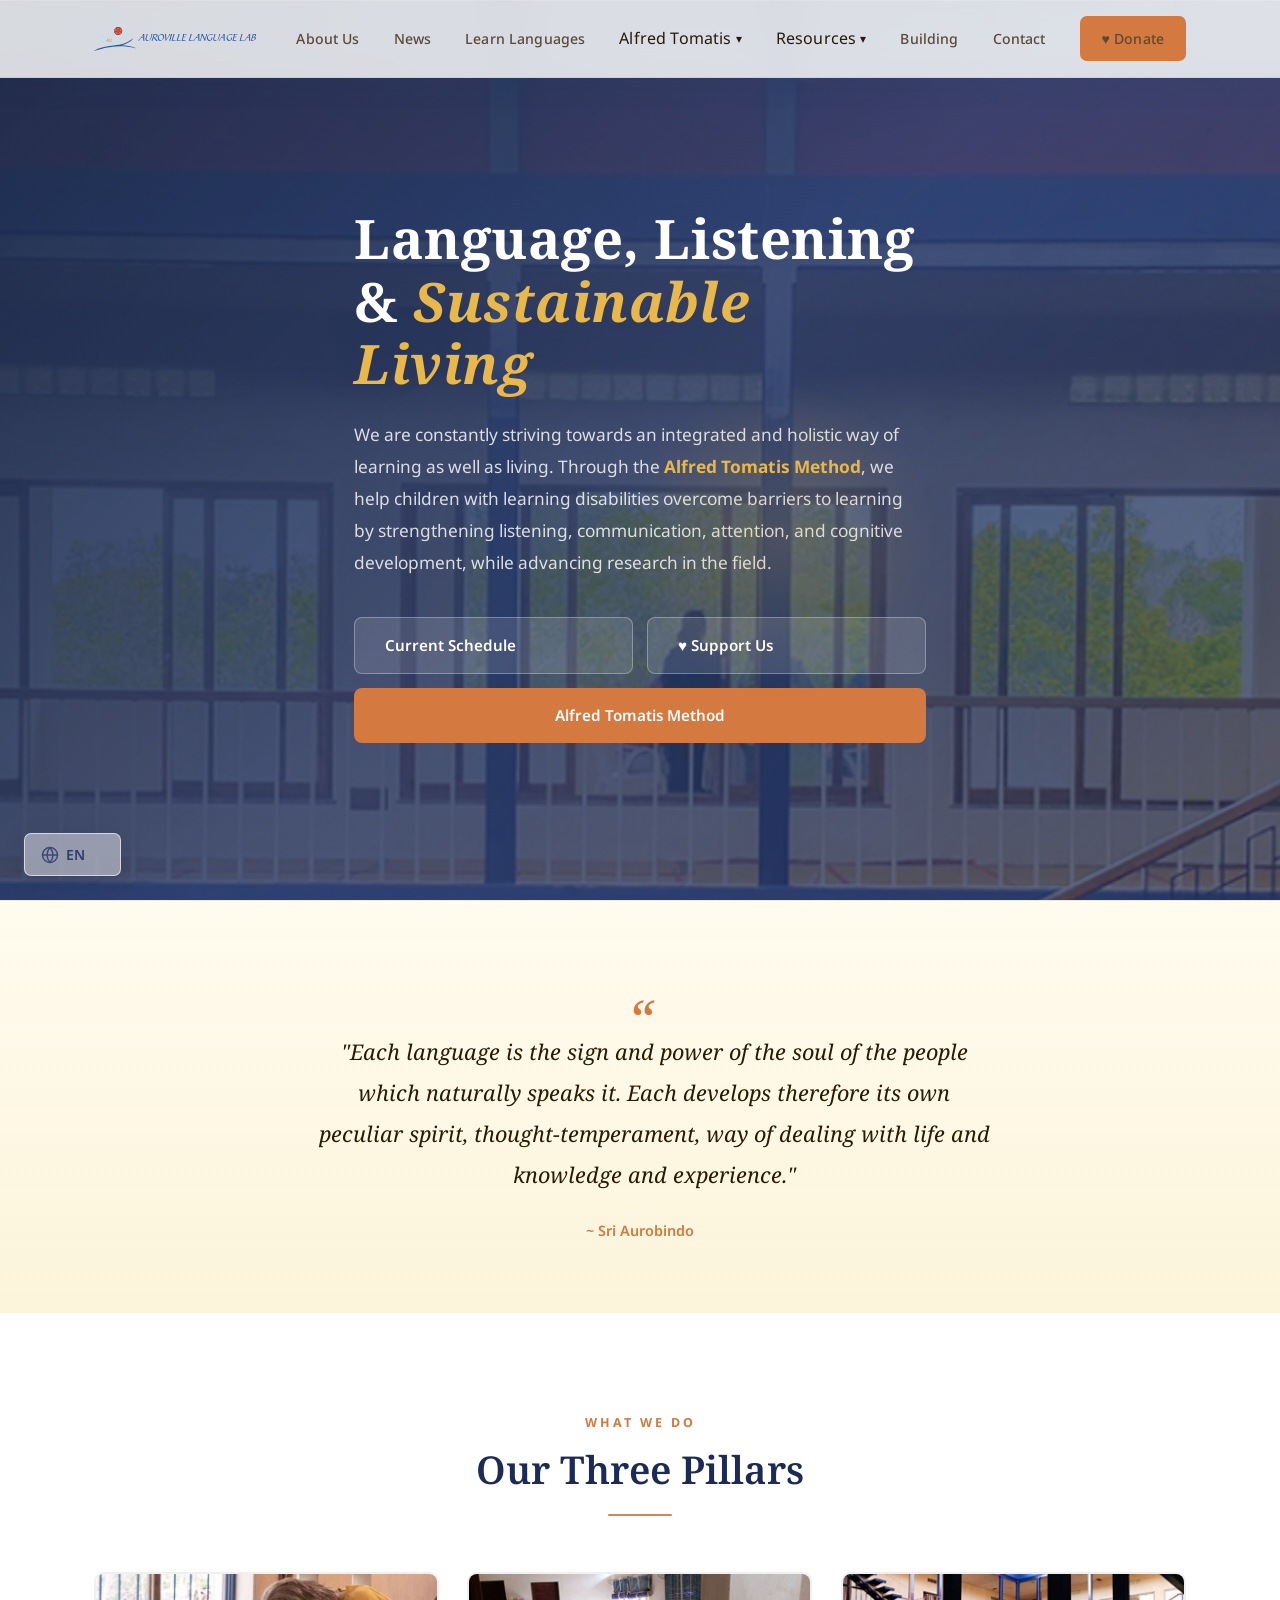
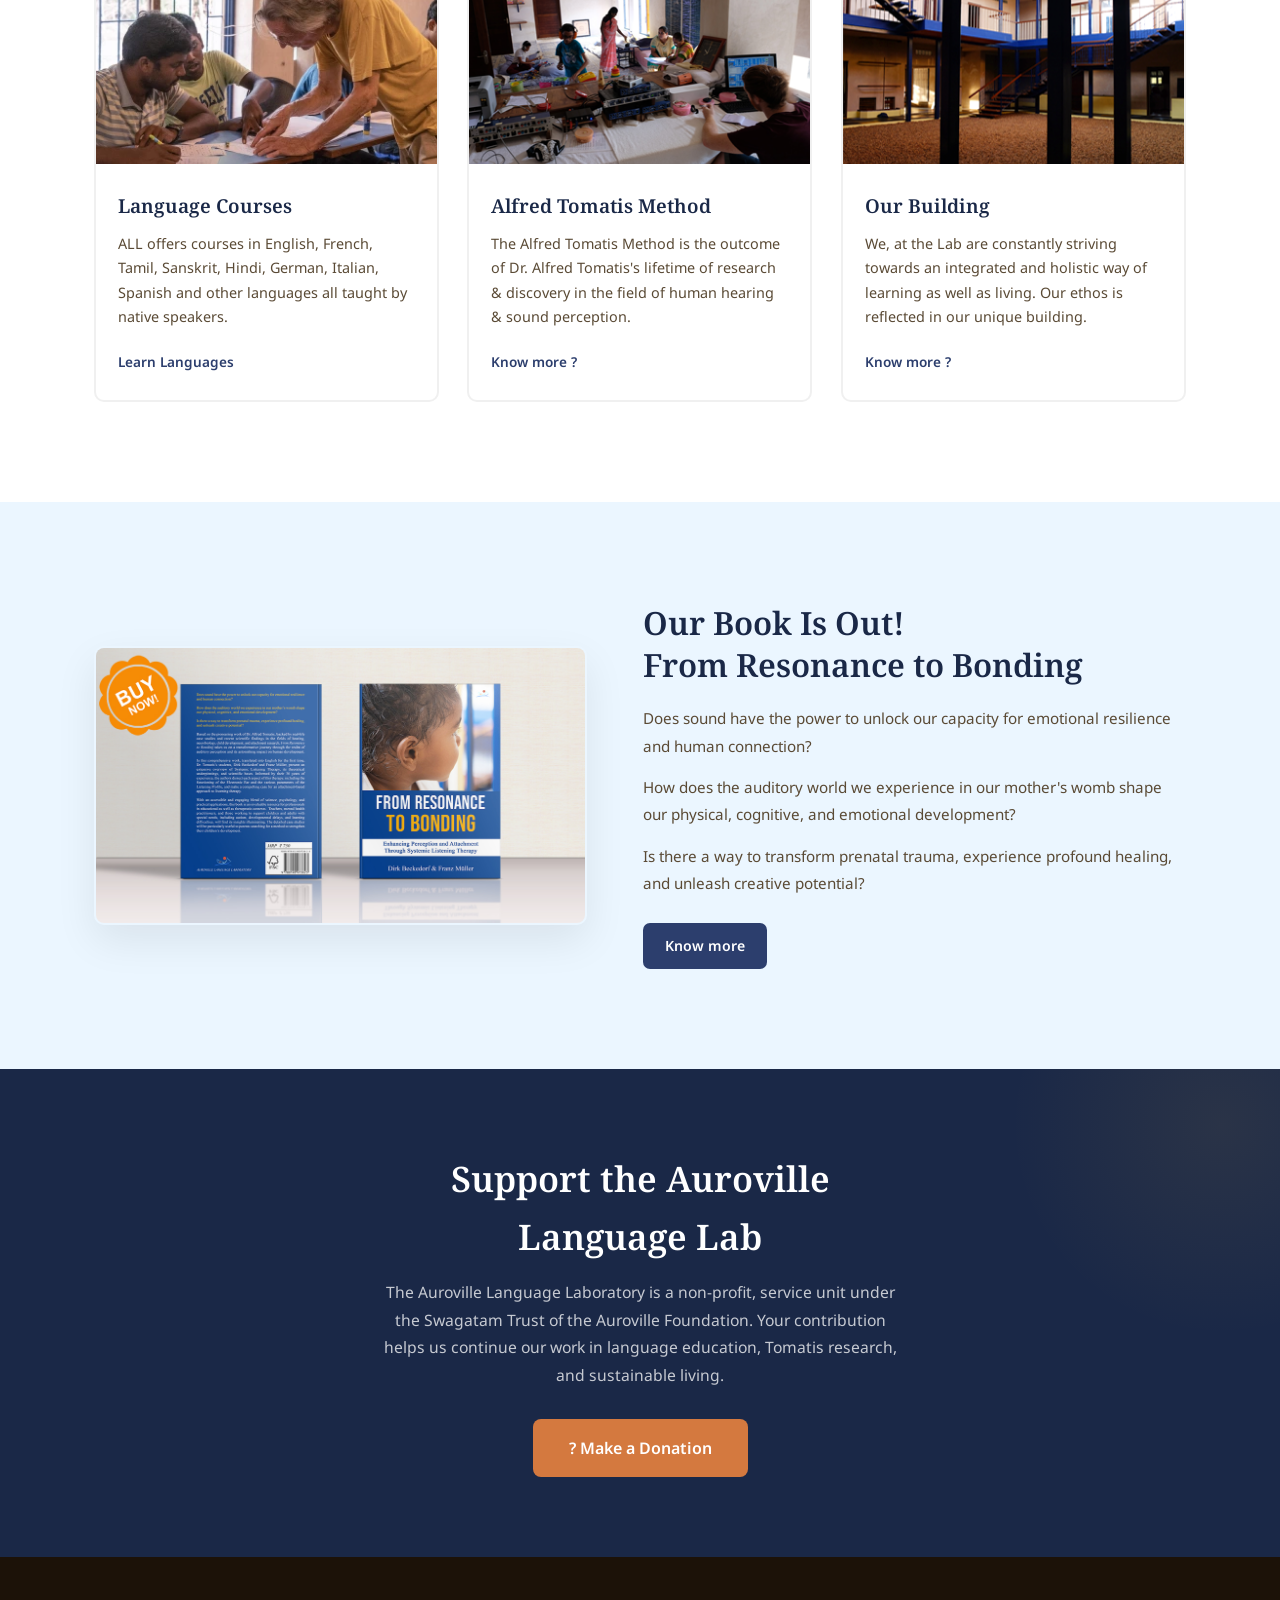
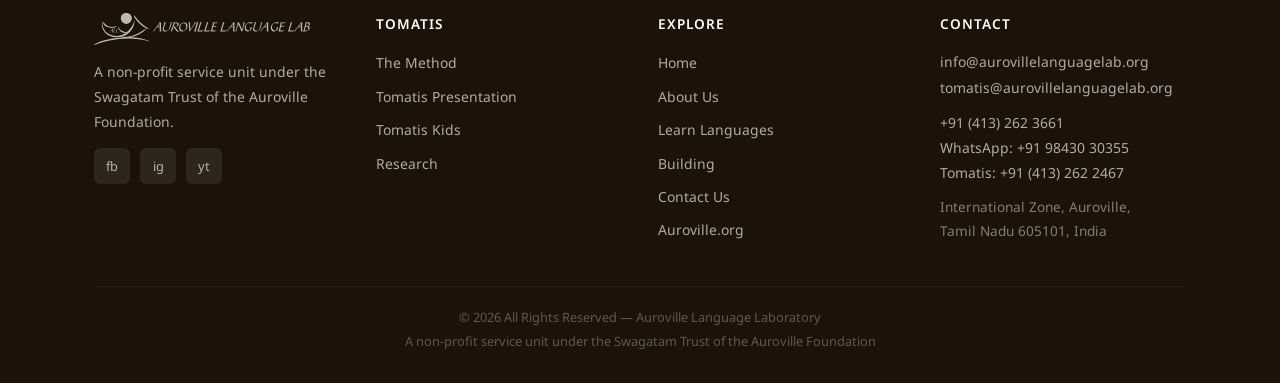
<file: index.html>
﻿<!doctype html>
<html lang="en">
  <head>
    <meta charset="UTF-8" />
    <meta name="viewport" content="width=device-width, initial-scale=1.0" />
    <title>Home - Auroville Language Lab</title>
    <link rel="preconnect" href="https://fonts.googleapis.com" />
    <link rel="preconnect" href="https://fonts.gstatic.com" crossorigin />
    <link
      href="https://fonts.googleapis.com/css2?family=Noto+Sans:wght@300;400;500;600;700&family=Noto+Serif:ital,wght@0,400;0,500;0,600;0,700;1,400;1,500&display=swap"
      rel="stylesheet"
    />
    <link rel="stylesheet" href="styles.css" />
  </head>
  <body class="page-index">
    <!-- NAV -->
    <nav class="nav" role="navigation" aria-label="Main navigation">
      <div class="container nav__inner">
        <a
          href="index.html"
          class="nav__logo"
          aria-label="Auroville Language Lab home"
        >
          <img
            src="files/auroville-language-lab-logo.svg"
            alt="Auroville Language Lab"
          />
        </a>
        <ul class="nav__links">
          <li>
            <a href="about.html">About Us</a>
          </li>
          <li><a href="news.html">News</a></li>
          <li>
            <a href="languages.html">Learn Languages</a>
          </li>
          <li class="nav__item--dropdown">
            <button
              class="nav__link--button"
              type="button"
              aria-expanded="false"
            >
              Alfred Tomatis
              <span class="nav__caret" aria-hidden="true">&#9662;</span>
            </button>
            <ul class="nav__dropdown">
              <li><a href="tomatis.html">The Method</a></li>
              <li>
                <a href="https://aurovillelanguagelab.org/tomatis-presentation/"
                  >Tomatis Presentation</a
                >
              </li>
              <li>
                <a href="https://aurovillelanguagelab.org/tomatis-kids/"
                  >Tomatis Kids</a
                >
              </li>
            </ul>
          </li>
          <li class="nav__item--dropdown">
            <button
              class="nav__link--button"
              type="button"
              aria-expanded="false"
            >
              Resources <span class="nav__caret" aria-hidden="true">&#9662;</span>
            </button>
            <ul class="nav__dropdown">
              <li>
                <a href="https://aurovillelanguagelab.org/languages/"
                  >Learn Site</a
                >
              </li>
              <li>
                <a href="https://aurovillelanguagelab.org/mediatheque/"
                  >Mediatheque</a
                >
              </li>
              <li>
                <a href="https://aurovillelanguagelab.org/research/"
                  >Research</a
                >
              </li>
              <li>
                <a href="https://aurovillelanguagelab.org/talks/">Talks</a>
              </li>
            </ul>
          </li>
          <li>
            <a href="building.html"
              >Building</a
            >
          </li>
          <li>
            <a href="contact.html">Contact</a>
          </li>
          <li>
            <a
              href="donation.html"
              class="btn btn--accent"
              >&#9829; Donate</a
            >
          </li>
        </ul>
        <button
          class="nav__hamburger"
          id="hamburger"
          aria-label="Open menu"
          aria-expanded="false"
        >
          <span></span>
          <span></span>
          <span></span>
        </button>
      </div>
    </nav>
    <div class="modal-overlay" id="modalOverlay">
      <div class="modal-container">
        <button
          class="close-btn"
          id="closeModalBtn"
          aria-label="Close schedule modal"
        >
          
        </button>
        <div class="modal-body">
          <h2 class="modal-title">Current Schedule</h2>
        </div>
        <img
          src="files/schedule.png"
          alt="Course schedule"
          class="modal-image"
        />
        <div class="modal-body">
          <h3 class="modal-title">Reminder about our free Evening Programs</h3>
          <p class="modal-text">
            The evening conversation sessions are a chance for everyone to
            practice speaking with native speakers and offer their time. Barring
            indicated exceptions, these sessions usually happen weekdays from
            56 pm as follows:
          </p>
          <ul
            class="modal-text"
            style="padding-left: 1.1rem; margin-bottom: 18px"
          >
            <li>
              Mondays: French with Isabelle (1st, 3rd and 5th week of the
              month) with Coco and Gaspard (2nd and 4th week of the month) 56
              pm
            </li>
            <li>
              Wednesdays &amp; Thursdays: Sanskrit chanting with Remesh
              5:306:30 pm
            </li>
          </ul>
          <a
            href="languages.html"
            class="btn btn--glass btn--large"
            style="
              display: block;
              width: 100%;
              max-width: 320px;
              margin: 10px auto 0;
              justify-content: center;
              text-align: center;
            "
            >Learn Languages</a
          >
        </div>
      </div>
    </div>
    <!-- MOBILE MENU -->
    <div class="mobile-overlay" id="mobileOverlay"></div>
    <div class="mobile-menu" id="mobileMenu">
      <ul>
        <li>
          <a href="about.html">About Us</a>
        </li>
        <li><a href="news.html">News</a></li>
        <li>
          <a href="https://www.aurovillelanguagelab.org/languages/"
            >Learn Languages</a
          >
        </li>
        <li>
          <a href="#">Alfred Tomatis</a>
          <ul>
            <li><a href="tomatis.html">The Method</a></li>
            <li>
              <a href="https://aurovillelanguagelab.org/tomatis-presentation/"
                >Tomatis Presentation</a
              >
            </li>
            <li>
              <a href="https://aurovillelanguagelab.org/tomatis-kids/"
                >Tomatis Kids</a
              >
            </li>
          </ul>
        </li>
        <li>
          <a href="#">Resources</a>
          <ul>
            <li>
              <a href="https://aurovillelanguagelab.org/languages/"
                >Learn Site</a
              >
            </li>
            <li>
              <a href="https://aurovillelanguagelab.org/mediatheque/"
                >Mediatheque</a
              >
            </li>
            <li>
              <a href="https://aurovillelanguagelab.org/research/">Research</a>
            </li>
            <li><a href="https://aurovillelanguagelab.org/talks/">Talks</a></li>
          </ul>
        </li>
        <li>
          <a href="building.html">Building</a>
        </li>
        <li>
          <a href="contact.html">Contact</a>
        </li>
        <li>
          <a
            href="donation.html"
            class="btn btn--accent"
            style="text-align: center; margin-top: 8px"
            >&#9829; Donate</a
          >
        </li>
      </ul>
    </div>

    <!-- HERO -->
    <section class="hero">
      <div class="hero__bg" aria-hidden="true"></div>
      <div class="container hero__inner">
        <h1 class="hero__title">
          Language, Listening<br />
          & <em>Sustainable Living</em>
        </h1>
        <p class="hero__subtitle">
          We are constantly striving towards an integrated and holistic way of
          learning as well as living. Through the
          <span class="highlight">Alfred Tomatis Method</span>, we help children
          with learning disabilities overcome barriers to learning by
          strengthening listening, communication, attention, and cognitive
          development, while advancing research in the field.
        </p>
        <div class="hero__ctas">
          <a
            href="#"
            class="btn btn--glass btn--large"
            id="openModalBtn"
            aria-controls="modalOverlay"
            >Current Schedule</a
          >
          <a
            href="donation.html"
            class="btn btn--glass btn--large"
            >&#9829; Support Us</a
          >
          <a href="tomatis.html" class="btn btn--accent btn--large btn--tomatis"
            >Alfred Tomatis Method</a
          >
        </div>
      </div>
    </section>

    <!-- QUOTES -->
    <section class="quotes reveal reveal-zoom">
      <div class="container quotes__inner">
        <blockquote>
          "Each language is the sign and power of the soul of the people which
          naturally speaks it. Each develops therefore its own peculiar spirit,
          thought-temperament, way of dealing with life and knowledge and
          experience."
        </blockquote>
        <cite>~ Sri Aurobindo</cite>
      </div>
    </section>

    <!-- THREE PILLARS -->
    <section class="pillars reveal reveal-fade" id="pillars">
      <div class="container">
        <div class="section-header reveal reveal-slide-right">
          <p class="section-header__label">What We Do</p>
          <h2 class="section-header__title">Our Three Pillars</h2>
        </div>
        <div class="pillars__grid">
          <a href="languages.html">
            <div class="pillar-card reveal reveal-slide-left">
              <img
                class="pillar-card__image"
                src="files/auroville-language-lab-language-courses-pic-1.webp"
                alt="Language Courses"
              />
              <div class="pillar-card__body">
                <h3 class="pillar-card__title">Language Courses</h3>
                <p class="pillar-card__desc">
                  ALL offers courses in English, French, Tamil, Sanskrit, Hindi,
                  German, Italian, Spanish and other languages  all taught by
                  native speakers.
                </p>
                <p class="pillar-card__link">Learn Languages</p>
              </div>
            </div>
          </a>
          <a href="tomatis.html">
            <div class="pillar-card reveal reveal-zoom">
              <img
                class="pillar-card__image"
                src="files/auroville-language-lab-language-courses-pic-3-2.png"
                alt="Alfred Tomatis Method"
              />
              <div class="pillar-card__body">
                <h3 class="pillar-card__title">Alfred Tomatis Method</h3>
                <p class="pillar-card__desc">
                  The Alfred Tomatis Method is the outcome of Dr. Alfred
                  Tomatis's lifetime of research & discovery in the field of
                  human hearing & sound perception.
                </p>
                <p href="tomatis.html" class="pillar-card__link">Know more ?</p>
              </div>
            </div>
          </a>
          <a href="building.html">
            <div class="pillar-card reveal reveal-slide-right">
              <img
                class="pillar-card__image"
                src="files/auroville-language-lab-language-courses-pic-3-1.png"
                alt="Our Building"
              />
              <div class="pillar-card__body">
                <h3 class="pillar-card__title">Our Building</h3>
                <p class="pillar-card__desc">
                  We, at the Lab are constantly striving towards an integrated
                  and holistic way of learning as well as living. Our ethos is
                  reflected in our unique building.
                </p>
                <p
                  href="building.html"
                  class="pillar-card__link"
                >
                  Know more ?
                </p>
              </div>
            </div>
          </a>
        </div>
      </div>
    </section>

    <!-- BOOK -->
    <section class="book reveal reveal-fade">
      <div class="container book__inner reveal reveal-slide-left">
        <div class="book__image">
          <img
            src="files/book-cover-mockup-design-2.jpg"
            alt="From Resonance to Bonding - Book Cover"
          />
        </div>
        <div class="book__content">
          <h2>Our Book Is Out!<br />From Resonance to Bonding</h2>
          <p>
            Does sound have the power to unlock our capacity for emotional
            resilience and human connection?
          </p>
          <p>
            How does the auditory world we experience in our mother's womb shape
            our physical, cognitive, and emotional development?
          </p>
          <p>
            Is there a way to transform prenatal trauma, experience profound
            healing, and unleash creative potential?
          </p>
          <a
            href="https://books.aurovillelanguagelab.org/"
            class="btn btn--primary"
            style="margin-top: 12px"
            >Know more</a
          >
        </div>
      </div>
    </section>

    <!-- DONATE -->
    <section class="donate reveal reveal-slide-right" id="donate">
      <div class="container donate__inner">
        <h2>Support the Auroville Language Lab</h2>
        <p>
          The Auroville Language Laboratory is a non-profit, service unit under
          the Swagatam Trust of the Auroville Foundation. Your contribution
          helps us continue our work in language education, Tomatis research,
          and sustainable living.
        </p>
        <a
          href="donation.html"
          class="btn btn--accent btn--large"
        >
          ? Make a Donation
        </a>
      </div>
    </section>

    <!-- LANGUAGE SWITCHER BLOB -->
    <div class="lang-switcher lang-switcher--float" id="langSwitcher">
      <button class="lang-switcher__toggle" aria-label="Change language">
        <svg
          width="18"
          height="18"
          viewBox="0 0 24 24"
          fill="none"
          stroke="currentColor"
          stroke-width="2"
          stroke-linecap="round"
          stroke-linejoin="round"
        >
          <circle cx="12" cy="12" r="10" />
          <line x1="2" y1="12" x2="22" y2="12" />
          <path
            d="M12 2a15.3 15.3 0 0 1 4 10 15.3 15.3 0 0 1-4 10 15.3 15.3 0 0 1-4-10 15.3 15.3 0 0 1 4-10z"
          />
        </svg>
        <span>EN</span>
      </button>
      <div class="lang-switcher__options">
        <a href="#" class="lang-switcher__option active">English</a>
        <a href="#" class="lang-switcher__option">Franais</a>
        <a href="#" class="lang-switcher__option">Deutsch</a>
        <a href="#" class="lang-switcher__option">Espaol</a>
        <a href="#" class="lang-switcher__option">?????</a>
        <a href="#" class="lang-switcher__option">??????</a>
      </div>
    </div>

    <!-- FOOTER -->
    <footer class="footer" role="contentinfo">
      <div class="container">
        <div class="footer__grid">
          <div class="footer__col">
            <img
              src="files/auroville-language-lab-logo.svg"
              alt="Auroville Language Lab"
              style="
                height: 32px;
                margin-bottom: 14px;
                filter: brightness(0) invert(1);
                opacity: 0.7;
              "
            />
            <p>
              A non-profit service unit under the Swagatam Trust of the
              Auroville Foundation.
            </p>
            <div class="footer__social" aria-label="Social media links">
              <a
                href="https://www.facebook.com/aurovillelanguagelab/"
                target="_blank"
                rel="noopener"
                aria-label="Facebook"
                >fb</a
              >
              <a
                href="https://www.instagram.com/aurovillelanguagelab/"
                target="_blank"
                rel="noopener"
                aria-label="Instagram"
                >ig</a
              >
              <a
                href="https://www.youtube.com/@aurovillelanguagelaborator7542"
                target="_blank"
                rel="noopener"
                aria-label="YouTube"
                >yt</a
              >
            </div>
          </div>
          <div class="footer__col">
            <h4>Tomatis</h4>
            <ul>
              <li><a href="tomatis.html">The Method</a></li>
              <li>
                <a href="https://aurovillelanguagelab.org/tomatis-presentation/"
                  >Tomatis Presentation</a
                >
              </li>
              <li>
                <a href="https://aurovillelanguagelab.org/tomatis-kids/"
                  >Tomatis Kids</a
                >
              </li>
              <li>
                <a href="https://aurovillelanguagelab.org/research/"
                  >Research</a
                >
              </li>
            </ul>
          </div>
          <div class="footer__col">
            <h4>Explore</h4>
            <ul>
              <li><a href="index.html">Home</a></li>
              <li>
                <a href="https://aurovillelanguagelab.org/about/">About Us</a>
              </li>
              <li>
                <a href="languages.html">Learn Languages</a>
              </li>
              <li>
                <a href="building.html"
                  >Building</a
                >
              </li>
              <li>
                <a href="contact.html">Contact Us</a>
              </li>
              <li>
                <a
                  href="http://www.auroville.org/"
                  target="_blank"
                  rel="noopener"
                  >Auroville.org</a
                >
              </li>
            </ul>
          </div>
          <div class="footer__col">
            <h4>Contact</h4>
            <p>
              <a href="mailto:info@aurovillelanguagelab.org"
                >info@aurovillelanguagelab.org</a
              ><br />
              <a href="mailto:tomatis@aurovillelanguagelab.org"
                >tomatis@aurovillelanguagelab.org</a
              >
            </p>
            <p style="margin-top: 10px">
              <a href="tel:+914132623661">+91 (413) 262 3661</a><br />
              WhatsApp: <a href="tel:+919843030355">+91 98430 30355</a><br />
              Tomatis: <a href="tel:+914132622467">+91 (413) 262 2467</a>
            </p>
            <p style="margin-top: 10px; font-size: 0.85rem; opacity: 0.7">
              International Zone, Auroville,<br />Tamil Nadu 605101, India
            </p>
          </div>
        </div>
        <div class="footer__bottom">
          <p>
            &copy; 2026 All Rights Reserved &mdash; Auroville Language
            Laboratory
          </p>
          <p>
            A non-profit service unit under the Swagatam Trust of the Auroville
            Foundation
          </p>
        </div>
      </div>
    </footer>

    <script>
      // Mobile nav
      const hamburger = document.getElementById("hamburger");
      const mobileMenu = document.getElementById("mobileMenu");
      const mobileOverlay = document.getElementById("mobileOverlay");

      function toggleMenu() {
        const open = mobileMenu.classList.toggle("active");
        mobileOverlay.classList.toggle("active", open);
        hamburger.classList.toggle("active", open);
        hamburger.setAttribute("aria-expanded", open);
        document.body.style.overflow = open ? "hidden" : "";
      }

      hamburger.addEventListener("click", toggleMenu);
      mobileOverlay.addEventListener("click", toggleMenu);

      // Accordion submenus in mobile menu
      mobileMenu.querySelectorAll("a").forEach((link) => {
        const parentLi = link.closest("li");
        const hasSubmenu = parentLi && parentLi.querySelector(":scope > ul");
        if (hasSubmenu) {
          link.addEventListener("click", (e) => {
            e.preventDefault();
            parentLi.classList.toggle("active");
          });
        } else {
          link.addEventListener("click", () => {
            if (mobileMenu.classList.contains("active")) toggleMenu();
          });
        }
      });

      // Language switcher
      const langSwitcher = document.querySelector(".lang-switcher--float");
      const langToggle = langSwitcher.querySelector(".lang-switcher__toggle");
      langToggle.addEventListener("click", (e) => {
        e.stopPropagation();
        const open = langSwitcher.classList.toggle("active");
        langToggle.setAttribute("aria-expanded", open);
      });
      document.addEventListener("click", (e) => {
        if (!e.target.closest(".lang-switcher--float")) {
          langSwitcher.classList.remove("active");
          langToggle.setAttribute("aria-expanded", "false");
        }
      });

      // Reveal on scroll
      const revealElements = document.querySelectorAll(".reveal");
      const revealObserver = new IntersectionObserver(
        (entries) => {
          entries.forEach((el) => {
            if (el.isIntersecting) {
              el.target.classList.add("visible");
              revealObserver.unobserve(el.target);
            }
          });
        },
        { threshold: 0.1 },
      );
      revealElements.forEach((el) => revealObserver.observe(el));

      const openBtn = document.getElementById("openModalBtn");
      const closeBtn = document.getElementById("closeModalBtn");
      const modalOverlay = document.getElementById("modalOverlay");

      // Function to open the modal
      function openModal(event) {
        event.preventDefault();
        modalOverlay.classList.add("is-active");
      }

      // Function to close the modal
      function closeModal() {
        modalOverlay.classList.remove("is-active");
      }

      // Event Listeners
      openBtn.addEventListener("click", openModal);
      closeBtn.addEventListener("click", closeModal);

      // Close modal if user clicks on the backdrop overlay itself
      modalOverlay.addEventListener("click", (e) => {
        if (e.target === modalOverlay) {
          closeModal();
        }
      });

      // Close modal with Escape key
      document.addEventListener("keydown", (e) => {
        if (
          e.key === "Escape" &&
          modalOverlay.classList.contains("is-active")
        ) {
          closeModal();
        }
      });

      // Hero parallax + zoom
      const heroEl = document.querySelector(".hero");
      const heroBg = document.querySelector(".hero__bg");
      if (
        heroBg &&
        !window.matchMedia("(prefers-reduced-motion: reduce)").matches
      ) {
        let ticking = false;
        window.addEventListener(
          "scroll",
          () => {
            if (!ticking) {
              requestAnimationFrame(() => {
                const scrolled = window.scrollY;
                const heroH = heroEl.offsetHeight;
                if (scrolled < heroH) {
                  const progress = scrolled / heroH; // 0 ? 1
                  const translateY = scrolled * 0.3; // slow drift down
                  const scale = 1.08 + progress * 0.07; // 1.08 ? 1.15
                  heroBg.style.transform = `scale(${scale}) translateY(${translateY}px)`;
                }
                ticking = false;
              });
              ticking = true;
            }
          },
          { passive: true },
        );
      }
    </script>
  </body>
</html>
</file>
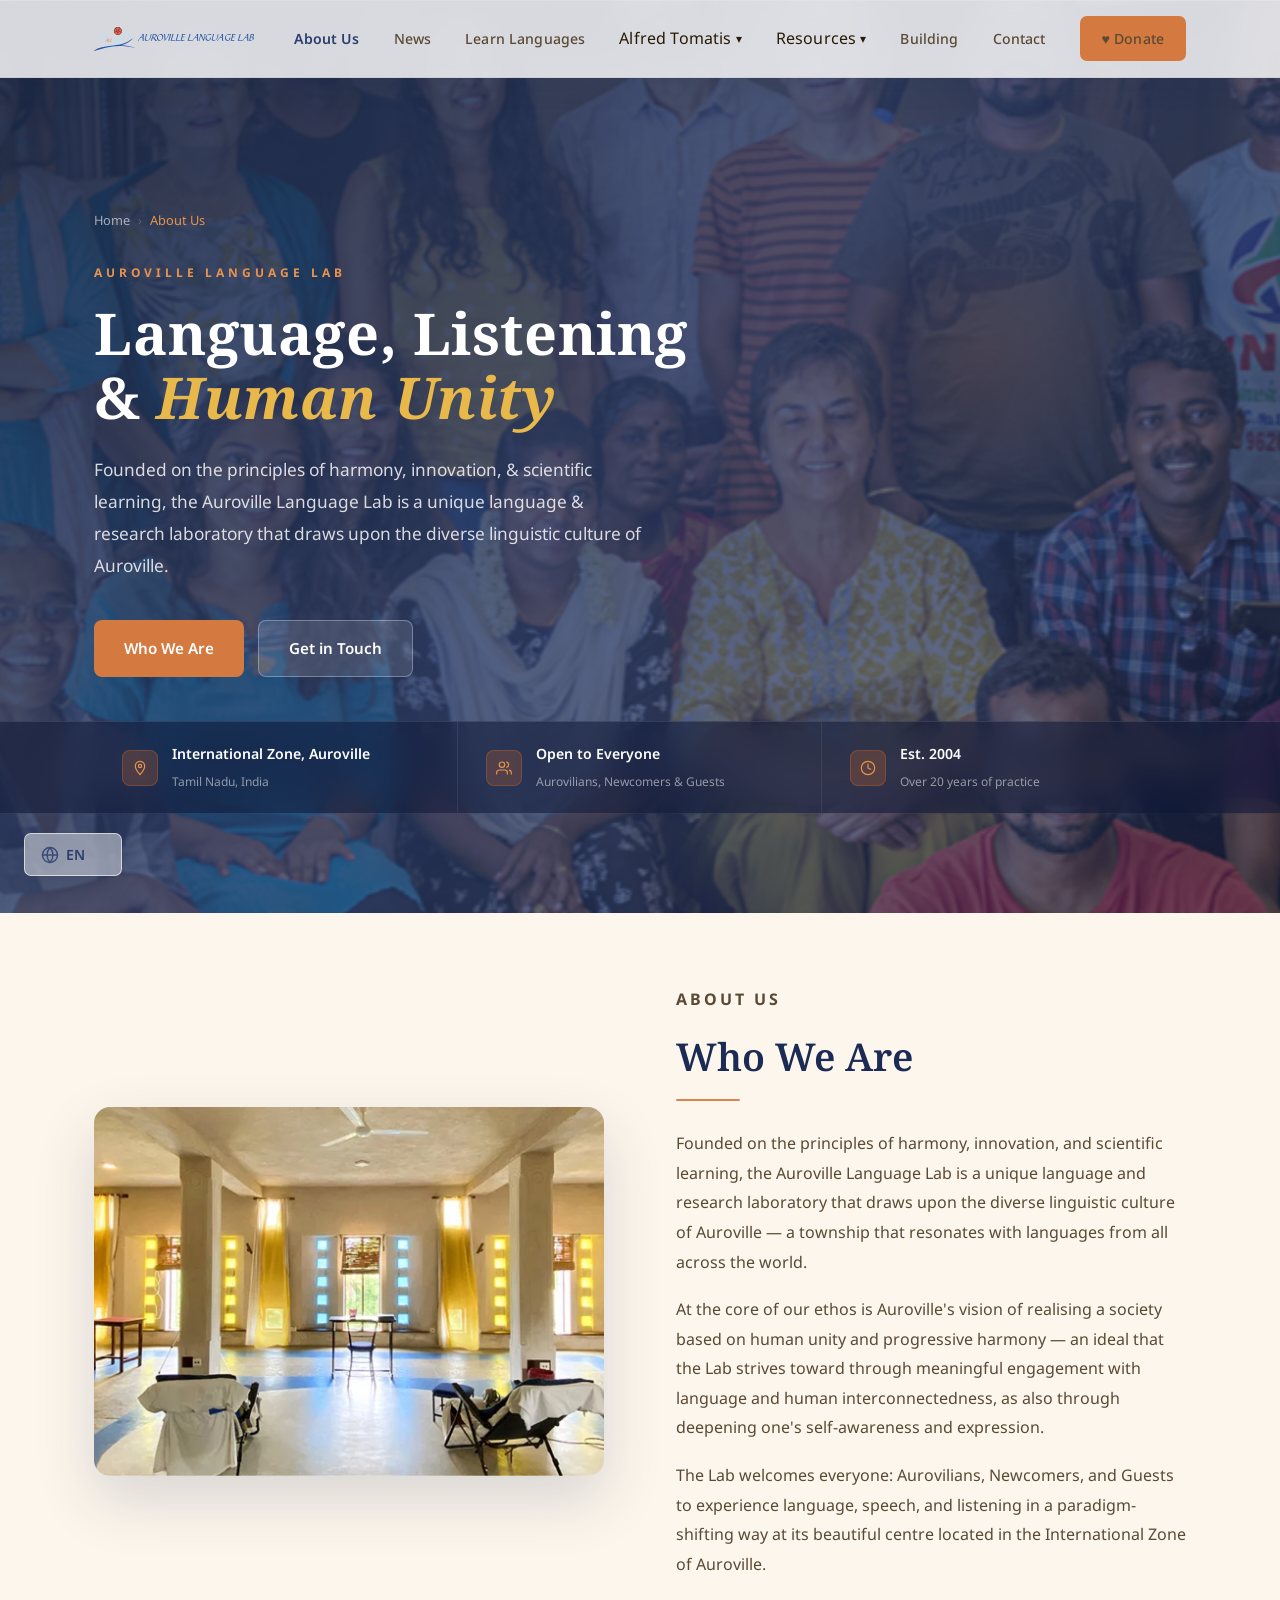
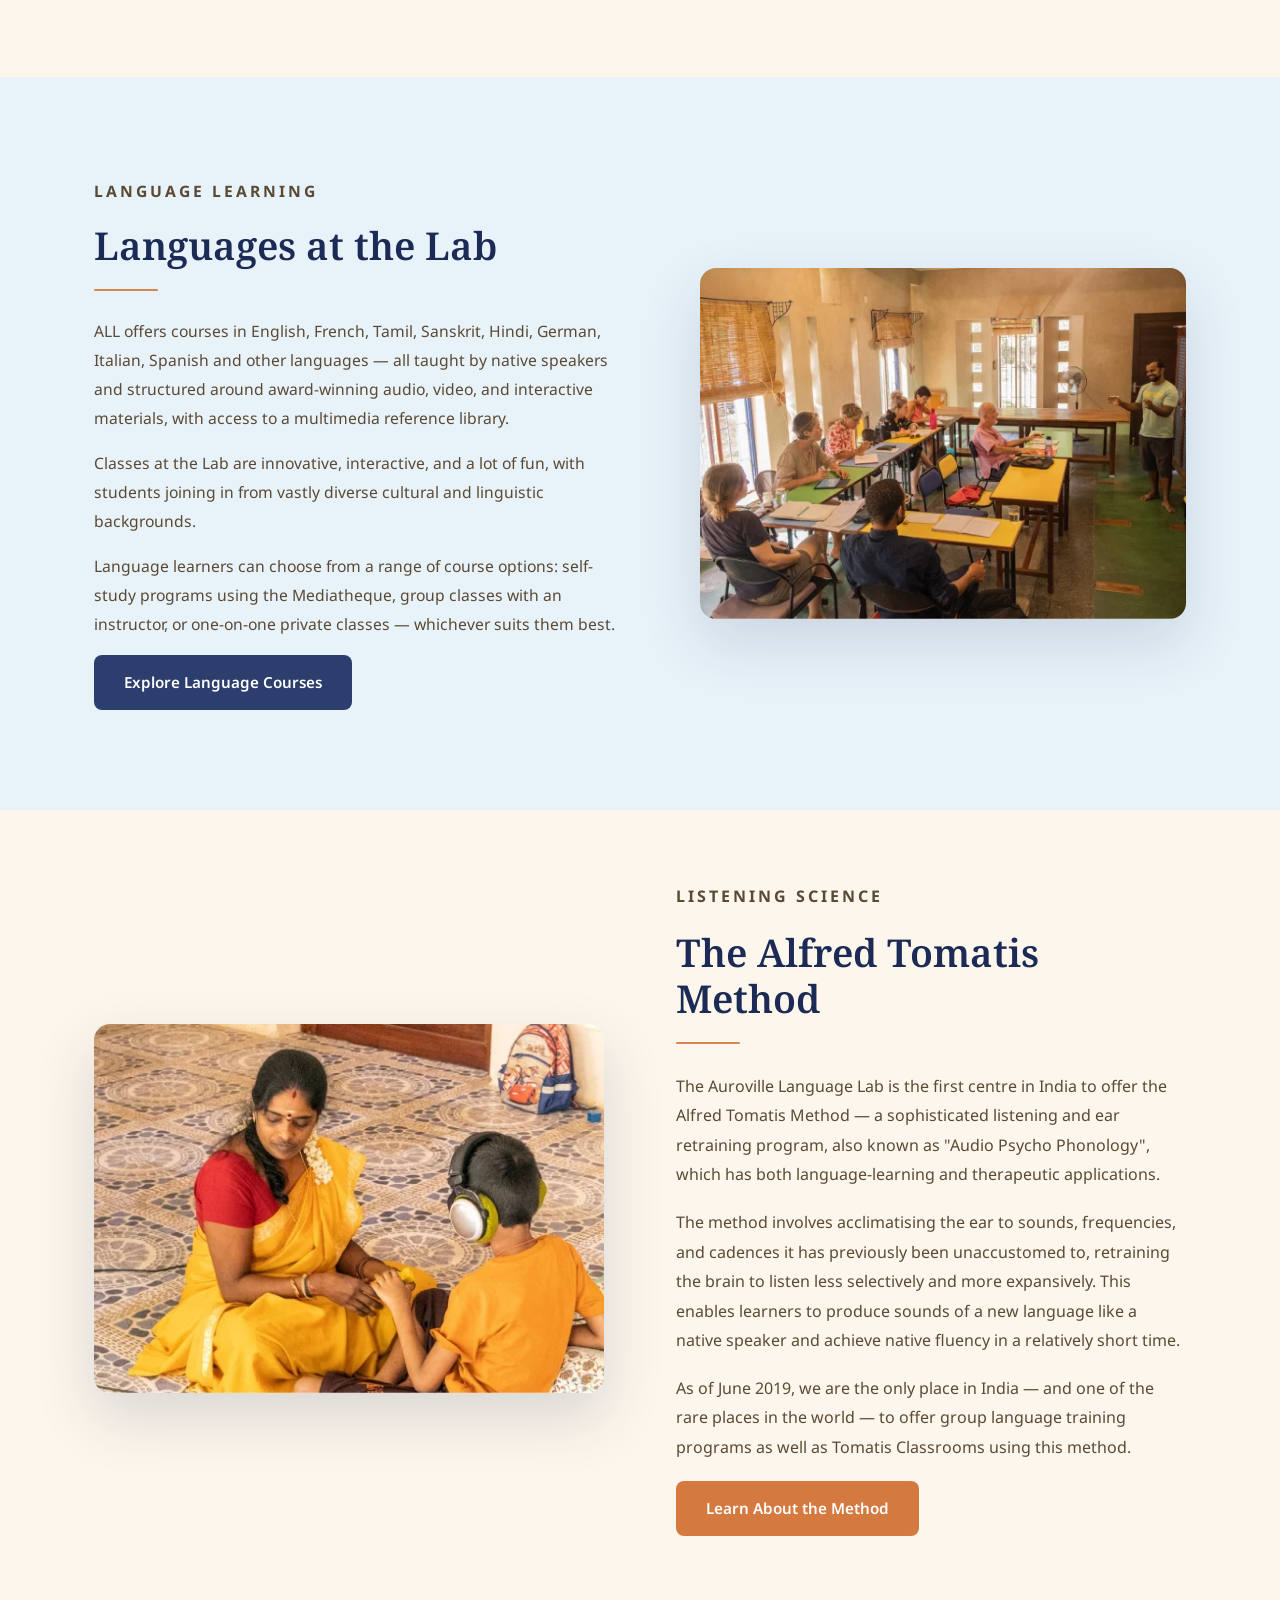
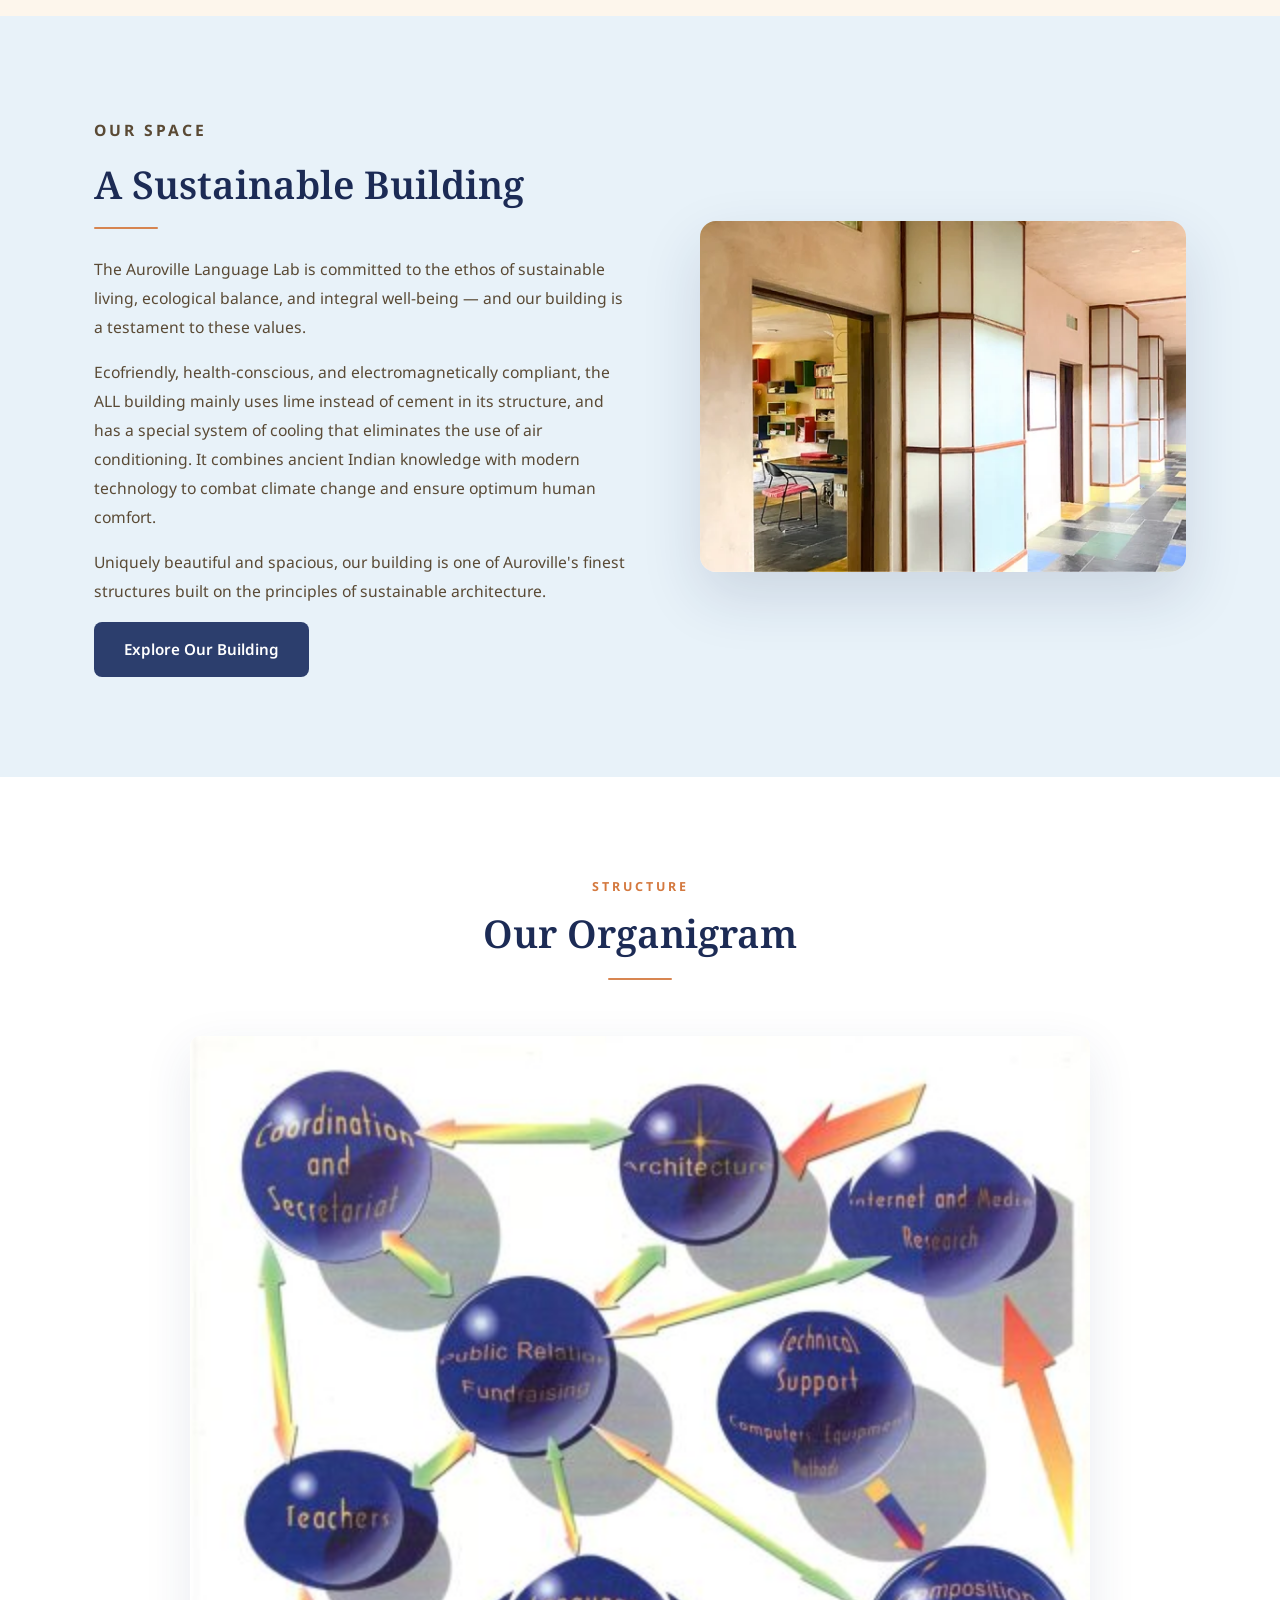
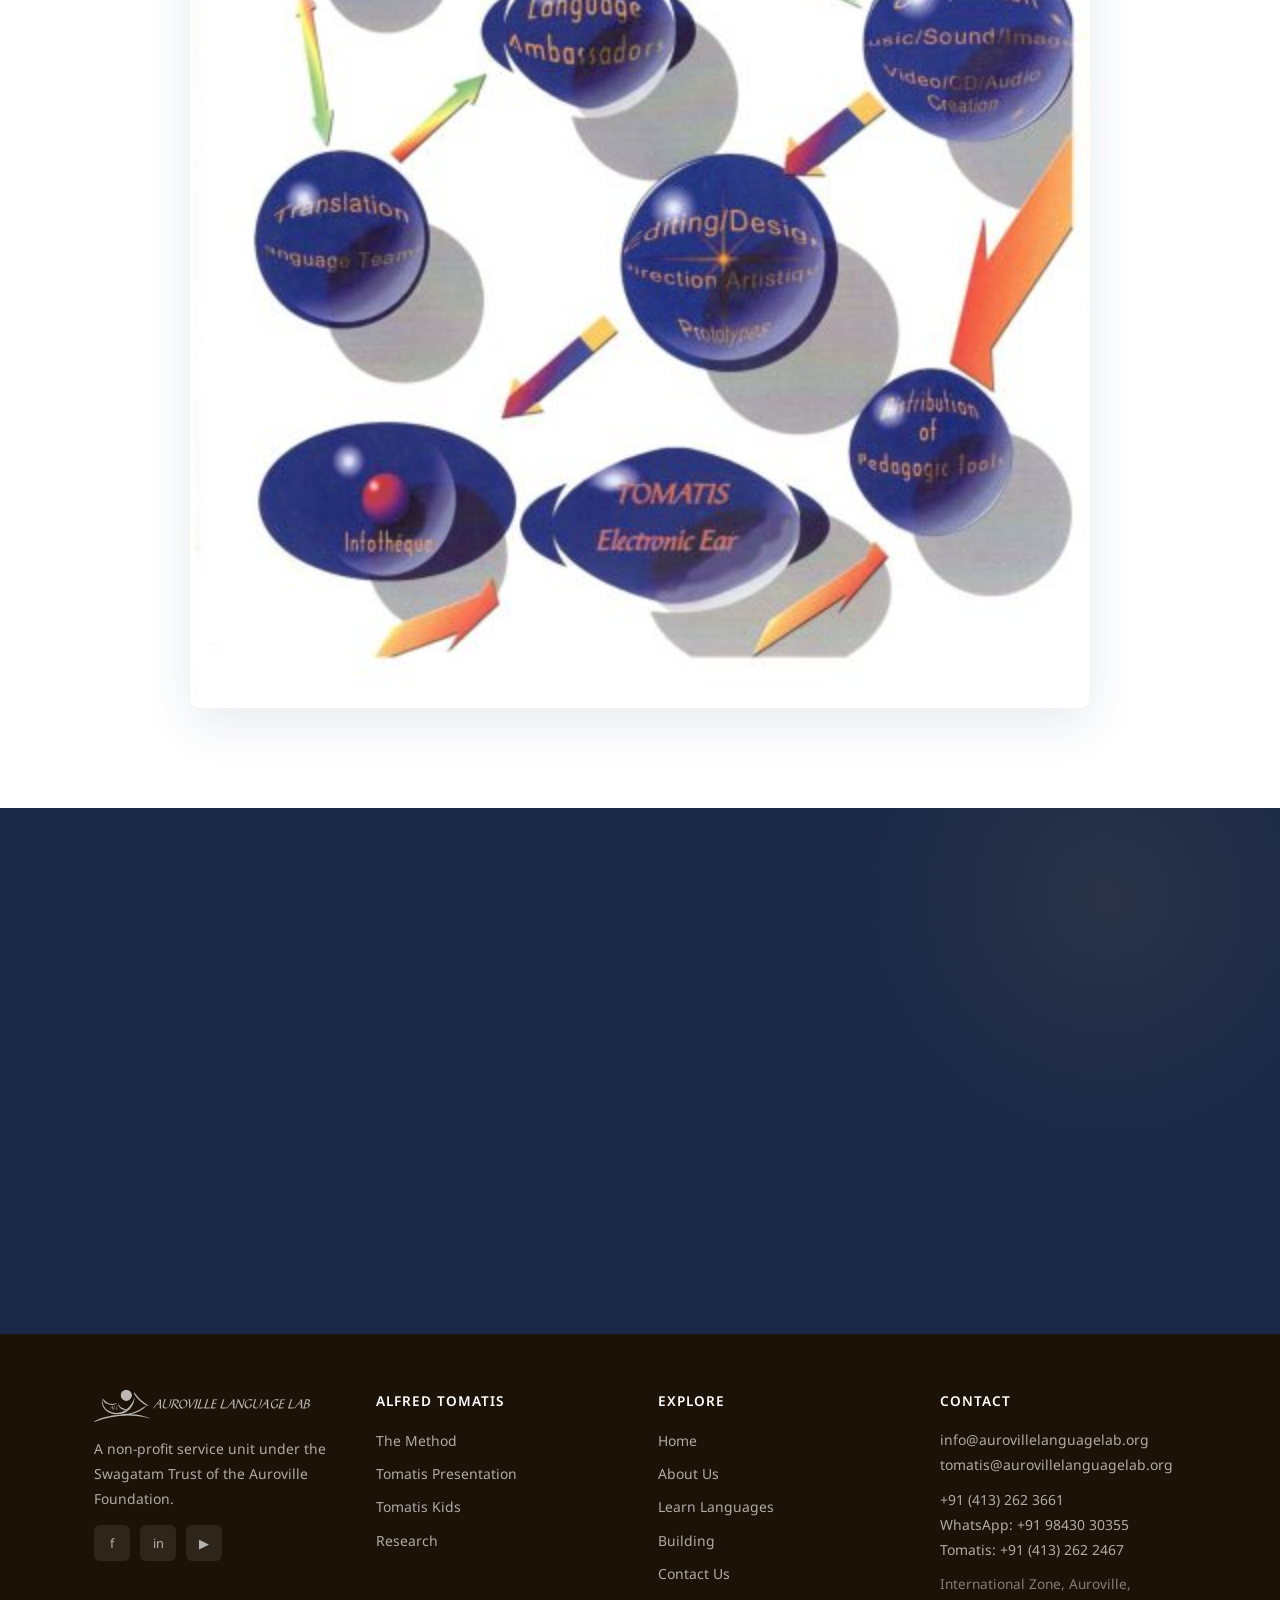
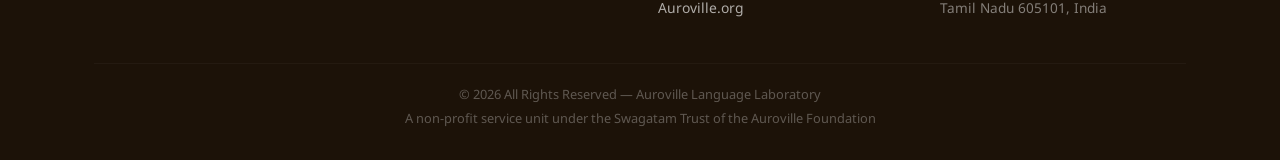
<file: about.html>
<!doctype html>
<html lang="en">
  <head>
    <meta charset="UTF-8" />
    <meta name="viewport" content="width=device-width, initial-scale=1.0" />
    <title>About Us - Auroville Language Lab</title>
    <meta
      name="description"
      content="Founded on the principles of harmony, innovation, and scientific learning, the Auroville Language Lab is a unique language and research laboratory in the International Zone of Auroville."
    />
    <link rel="preconnect" href="https://fonts.googleapis.com" />
    <link rel="preconnect" href="https://fonts.gstatic.com" crossorigin />
    <link
      href="https://fonts.googleapis.com/css2?family=Noto+Sans:wght@300;400;500;600;700&family=Noto+Serif:ital,wght@0,400;0,500;0,600;0,700;1,400;1,500&display=swap"
      rel="stylesheet"
    />
    <link rel="stylesheet" href="styles.css" />
  </head>
  <body class="page-about">
    <div class="mobile-overlay" id="mobileOverlay"></div>

    <div class="mobile-menu" id="mobileMenu">
      <ul>
        <li>
          <a href="about-us.html" class="nav__link--active">About Us</a>
        </li>
        <li><a href="https://aurovillelanguagelab.org/news/">News</a></li>
        <li><a href="languages.html">Learn Languages</a></li>
        <li>
          <a href="#">Alfred Tomatis</a>
          <ul>
            <li><a href="tomatis.html">The Method</a></li>
            <li>
              <a href="https://aurovillelanguagelab.org/tomatis-presentation/"
                >Tomatis Presentation</a
              >
            </li>
            <li>
              <a href="https://aurovillelanguagelab.org/tomatis-kids/"
                >Tomatis Kids</a
              >
            </li>
          </ul>
        </li>
        <li>
          <a href="#">Resources</a>
          <ul>
            <li>
              <a href="https://aurovillelanguagelab.org/languages/"
                >Learn Site</a
              >
            </li>
            <li>
              <a href="https://aurovillelanguagelab.org/mediatheque/"
                >Mediatheque</a
              >
            </li>
            <li>
              <a href="https://aurovillelanguagelab.org/research/">Research</a>
            </li>
            <li>
              <a href="https://aurovillelanguagelab.org/talks/">Talks</a>
            </li>
          </ul>
        </li>
        <li>
          <a href="building.html">Building</a>
        </li>
        <li>
          <a href="contact.html">Contact</a>
        </li>
        <li>
          <a
            href="donation.html"
            class="btn btn--accent"
            style="text-align: center; margin-top: 8px"
            >&#9829; Donate</a
          >
        </li>
      </ul>
    </div>

    <!-- NAV -->
    <nav class="nav" role="navigation" aria-label="Main navigation">
      <div class="container nav__inner">
        <a
          href="index.html"
          class="nav__logo"
          aria-label="Auroville Language Lab home"
        >
          <img
            src="files/auroville-language-lab-logo.svg"
            alt="Auroville Language Lab"
          />
        </a>
        <ul class="nav__links">
          <li>
            <a href="about-us.html" class="nav__link--active">About Us</a>
          </li>
          <li><a href="https://aurovillelanguagelab.org/news/">News</a></li>
          <li><a href="languages.html">Learn Languages</a></li>
          <li class="nav__item--dropdown">
            <button
              class="nav__link--button"
              type="button"
              aria-expanded="false"
            >
              Alfred Tomatis
              <span class="nav__caret" aria-hidden="true">&#9662;</span>
            </button>
            <ul class="nav__dropdown">
              <li><a href="tomatis.html">The Method</a></li>
              <li>
                <a href="https://aurovillelanguagelab.org/tomatis-presentation/"
                  >Tomatis Presentation</a
                >
              </li>
              <li>
                <a href="https://aurovillelanguagelab.org/tomatis-kids/"
                  >Tomatis Kids</a
                >
              </li>
            </ul>
          </li>
          <li class="nav__item--dropdown">
            <button
              class="nav__link--button"
              type="button"
              aria-expanded="false"
            >
              Resources <span class="nav__caret" aria-hidden="true">&#9662;</span>
            </button>
            <ul class="nav__dropdown">
              <li>
                <a href="https://aurovillelanguagelab.org/languages/"
                  >Learn Site</a
                >
              </li>
              <li>
                <a href="https://aurovillelanguagelab.org/mediatheque/"
                  >Mediatheque</a
                >
              </li>
              <li>
                <a href="https://aurovillelanguagelab.org/research/"
                  >Research</a
                >
              </li>
              <li>
                <a href="https://aurovillelanguagelab.org/talks/">Talks</a>
              </li>
            </ul>
          </li>
          <li>
            <a href="building.html"
              >Building</a
            >
          </li>
          <li>
            <a href="contact.html">Contact</a>
          </li>
          <li>
            <a
              href="donation.html"
              class="btn btn--accent"
              >&#9829; Donate</a
            >
          </li>
        </ul>
        <button
          class="nav__hamburger"
          id="hamburger"
          aria-label="Open menu"
          aria-expanded="false"
        >
          <span></span>
          <span></span>
          <span></span>
        </button>
      </div>
    </nav>

    <!-- ===== HERO ===== -->
    <section class="hero" aria-label="About Auroville Language Lab">
      <div class="hero__bg" aria-hidden="true"></div>
      <div class="hero__body">
        <div class="container">
          <ol class="hero__breadcrumb" aria-label="Breadcrumb">
            <li><a href="index.html">Home</a></li>
            <li class="hero__breadcrumb-sep" aria-hidden="true">&rsaquo;</li>
            <li class="hero__breadcrumb-current" aria-current="page">
              About Us
            </li>
          </ol>
          <div class="hero__inner">
            <p class="hero__label">Auroville Language Lab</p>
            <h1 class="hero__title">
              Language, Listening<br />& <em>Human Unity</em>
            </h1>
            <p class="hero__subtitle">
              Founded on the principles of harmony, innovation, & scientific
              learning, the Auroville Language Lab is a unique language &
              research laboratory that draws upon the diverse linguistic culture
              of Auroville.
            </p>
            <div class="hero__ctas">
              <a href="#who-we-are" class="btn btn--accent btn--large"
                >Who We Are</a
              >
              <a href="#contact" class="btn btn--glass btn--large"
                >Get in Touch</a
              >
            </div>
          </div>
        </div>
      </div>
      <div class="hero__statbar" aria-label="Key facts">
        <div class="container hero__statbar-inner">
          <div class="hero__stat">
            <div class="hero__stat-icon" aria-hidden="true">
              <svg viewBox="0 0 24 24">
                <path
                  d="M12 2C8.13 2 5 5.13 5 9c0 5.25 7 13 7 13s7-7.75 7-13c0-3.87-3.13-7-7-7zm0 9.5c-1.38 0-2.5-1.12-2.5-2.5s1.12-2.5 2.5-2.5 2.5 1.12 2.5 2.5-1.12 2.5-2.5 2.5z"
                />
              </svg>
            </div>
            <div class="hero__stat-text">
              <strong>International Zone, Auroville</strong>
              <span>Tamil Nadu, India</span>
            </div>
          </div>
          <div class="hero__stat">
            <div class="hero__stat-icon" aria-hidden="true">
              <svg viewBox="0 0 24 24">
                <path d="M17 21v-2a4 4 0 0 0-4-4H5a4 4 0 0 0-4 4v2" />
                <circle cx="9" cy="7" r="4" />
                <path d="M23 21v-2a4 4 0 0 0-3-3.87" />
                <path d="M16 3.13a4 4 0 0 1 0 7.75" />
              </svg>
            </div>
            <div class="hero__stat-text">
              <strong>Open to Everyone</strong>
              <span>Aurovilians, Newcomers & Guests</span>
            </div>
          </div>
          <div class="hero__stat">
            <div class="hero__stat-icon" aria-hidden="true">
              <svg viewBox="0 0 24 24">
                <circle cx="12" cy="12" r="10" />
                <polyline points="12 6 12 12 16 14" />
              </svg>
            </div>
            <div class="hero__stat-text">
              <strong>Est. 2004</strong>
              <span>Over 20 years of practice</span>
            </div>
          </div>
        </div>
      </div>
    </section>

    <!-- ===== WHO WE ARE ===== -->
    <section class="intro" id="who-we-are" aria-labelledby="who-title">
      <div class="container">
        <div class="intro__grid">
          <div class="intro__image-wrap reveal">
            <img
              src="files/auroville-language-lab-language-about-whoweare.webp"
              alt="Auroville Language Lab &mdash; who we are"
              loading="lazy"
            />
          </div>
          <div class="intro__content reveal">
            <div class="section-header">
              <p class="section-header__label">About Us</p>
              <h2 class="section-header__title" id="who-title">Who We Are</h2>
            </div>
            <p>
              Founded on the principles of harmony, innovation, and scientific
              learning, the Auroville Language Lab is a unique language and
              research laboratory that draws upon the diverse linguistic culture
              of Auroville &mdash; a township that resonates with languages from all
              across the world.
            </p>
            <p>
              At the core of our ethos is Auroville's vision of realising a
              society based on human unity and progressive harmony &mdash; an ideal
              that the Lab strives toward through meaningful engagement with
              language and human interconnectedness, as also through deepening
              one's self-awareness and expression.
            </p>
            <p>
              The Lab welcomes everyone: Aurovilians, Newcomers, and Guests to
              experience language, speech, and listening in a paradigm-shifting
              way at its beautiful centre located in the International Zone of
              Auroville.
            </p>
          </div>
        </div>
      </div>
    </section>

    <!-- ===== LANGUAGE LEARNING ===== -->
    <section class="doctor" id="languages" aria-labelledby="languages-title">
      <div class="container">
        <div class="doctor__grid">
          <div class="doctor__content reveal">
            <div class="section-header">
              <p class="section-header__label">Language Learning</p>
              <h2 class="section-header__title" id="languages-title">
                Languages at the Lab
              </h2>
            </div>
            <p>
              ALL offers courses in English, French, Tamil, Sanskrit, Hindi,
              German, Italian, Spanish and other languages &mdash; all taught by
              native speakers and structured around award-winning audio, video,
              and interactive materials, with access to a multimedia reference
              library.
            </p>
            <p>
              Classes at the Lab are innovative, interactive, and a lot of fun,
              with students joining in from vastly diverse cultural and
              linguistic backgrounds.
            </p>
            <p>
              Language learners can choose from a range of course options:
              self-study programs using the Mediatheque, group classes with an
              instructor, or one-on-one private classes &mdash; whichever suits them
              best.
            </p>
            <a href="languages.html" class="btn btn--primary btn--large"
              >Explore Language Courses</a
            >
          </div>
          <div class="doctor__photo-wrap reveal">
            <img
              src="files/auroville-language-lab-language-about-languagelearning.webp"
              alt="Language learning at Auroville Language Lab"
              loading="lazy"
            />
          </div>
        </div>
      </div>
    </section>

    <!-- ===== THE TOMATIS METHOD ===== -->
    <section class="intro" id="tomatis" aria-labelledby="tomatis-title">
      <div class="container">
        <div class="intro__grid">
          <div class="intro__image-wrap reveal">
            <img
              src="files/auroville-language-lab-language-about-tomatismethod.webp"
              alt="The Alfred Tomatis Method at Auroville Language Lab"
              loading="lazy"
            />
          </div>
          <div class="intro__content reveal">
            <div class="section-header">
              <p class="section-header__label">Listening Science</p>
              <h2 class="section-header__title" id="tomatis-title">
                The Alfred Tomatis Method
              </h2>
            </div>
            <p>
              The Auroville Language Lab is the first centre in India to offer
              the Alfred Tomatis Method &mdash; a sophisticated listening and ear
              retraining program, also known as "Audio Psycho Phonology", which
              has both language-learning and therapeutic applications.
            </p>
            <p>
              The method involves acclimatising the ear to sounds, frequencies,
              and cadences it has previously been unaccustomed to, retraining
              the brain to listen less selectively and more expansively. This
              enables learners to produce sounds of a new language like a native
              speaker and achieve native fluency in a relatively short time.
            </p>
            <p>
              As of June 2019, we are the only place in India &mdash; and one of the
              rare places in the world &mdash; to offer group language training
              programs as well as Tomatis Classrooms using this method.
            </p>
            <a href="tomatis.html" class="btn btn--accent btn--large"
              >Learn About the Method</a
            >
          </div>
        </div>
      </div>
    </section>

    <!-- ===== SUSTAINABLE BUILDING ===== -->
    <section class="doctor" id="building" aria-labelledby="building-title">
      <div class="container">
        <div class="doctor__grid">
          <div class="doctor__content reveal">
            <div class="section-header">
              <p class="section-header__label">Our Space</p>
              <h2 class="section-header__title" id="building-title">
                A Sustainable Building
              </h2>
            </div>
            <p>
              The Auroville Language Lab is committed to the ethos of
              sustainable living, ecological balance, and integral well-being &mdash;
              and our building is a testament to these values.
            </p>
            <p>
              Ecofriendly, health-conscious, and electromagnetically compliant,
              the ALL building mainly uses lime instead of cement in its
              structure, and has a special system of cooling that eliminates the
              use of air conditioning. It combines ancient Indian knowledge with
              modern technology to combat climate change and ensure optimum
              human comfort.
            </p>
            <p>
              Uniquely beautiful and spacious, our building is one of
              Auroville's finest structures built on the principles of
              sustainable architecture.
            </p>
            <a
              href="building.html"
              target="_blank"
              rel="noopener"
              class="btn btn--primary btn--large"
              >Explore Our Building</a
            >
          </div>
          <div class="doctor__photo-wrap reveal">
            <img
              src="files/auroville-language-lab-language-about-sustainable-architecture.webp"
              alt="Sustainable architecture of the Auroville Language Lab building"
              loading="lazy"
            />
          </div>
        </div>
      </div>
    </section>

    <!-- ===== ORGANIGRAM ===== -->
    <section class="organigram" aria-labelledby="organigram-title">
      <div class="container">
        <div class="section-header reveal">
          <p class="section-header__label">Structure</p>
          <h2 class="section-header__title" id="organigram-title">
            Our Organigram
          </h2>
        </div>
        <img
          src="files/ALL-Orgarigram-scaled-r53yl5h7qliiwc2o76bkfvpcrrt4fg4aa4m860t36g.jpg"
          alt="Auroville Language Lab organisational chart"
          class="organigram__img reveal"
          loading="lazy"
        />
      </div>
    </section>

    <!-- ===== CTA ===== -->
    <section class="cta" id="contact" aria-labelledby="cta-title">
      <div class="cta__inner reveal">
        <p class="cta__label">Get in Touch</p>
        <h2 id="cta-title">Come Visit or Write to Us</h2>
        <p>
          We are located in the International Zone of Auroville, Tamil Nadu,
          India. Whether you want to join a language course, explore the Tomatis
          method, or simply learn more &mdash; we'd love to hear from you.
        </p>
        <p>
          <a href="contact.html">info@aurovillelanguagelab.org</a>
        </p>
        <div class="cta__buttons">
          <a
            href="contact.html"
            class="btn btn--accent btn--large"
            target="_blank"
            rel="noopener"
            >Contact Us</a
          >
          <a
            href="donation.html"
            class="btn btn--glass btn--large"
            >&#9829; Donate</a
          >
        </div>
      </div>
    </section>

    <!-- ===== FOOTER ===== -->
    <footer class="footer" role="contentinfo">
      <div class="container">
        <div class="footer__grid">
          <div class="footer__col">
            <img
              src="files/auroville-language-lab-logo.svg"
              alt="Auroville Language Lab"
              style="
                height: 32px;
                margin-bottom: 14px;
                filter: brightness(0) invert(1);
                opacity: 0.7;
              "
            />
            <p>
              A non-profit service unit under the Swagatam Trust of the
              Auroville Foundation.
            </p>
            <div class="footer__social" aria-label="Social media links">
              <a
                href="https://www.facebook.com/aurovillelanguagelab/"
                target="_blank"
                rel="noopener"
                aria-label="Facebook"
                >f</a
              >
              <a
                href="https://www.instagram.com/aurovillelanguagelab/"
                target="_blank"
                rel="noopener"
                aria-label="Instagram"
                >in</a
              >
              <a
                href="https://www.youtube.com/@aurovillelanguagelaborator7542"
                target="_blank"
                rel="noopener"
                aria-label="YouTube"
                >&#9654;</a
              >
            </div>
          </div>
          <div class="footer__col">
            <h4>Alfred Tomatis</h4>
            <ul>
              <li><a href="tomatis.html">The Method</a></li>
              <li>
                <a href="https://aurovillelanguagelab.org/tomatis-presentation/"
                  >Tomatis Presentation</a
                >
              </li>
              <li>
                <a href="https://aurovillelanguagelab.org/tomatis-kids/"
                  >Tomatis Kids</a
                >
              </li>
              <li>
                <a href="https://aurovillelanguagelab.org/research/"
                  >Research</a
                >
              </li>
            </ul>
          </div>
          <div class="footer__col">
            <h4>Explore</h4>
            <ul>
              <li><a href="index.html">Home</a></li>
              <li><a href="about-us.html">About Us</a></li>
              <li><a href="languages.html">Learn Languages</a></li>
              <li>
                <a href="building.html"
                  >Building</a
                >
              </li>
              <li>
                <a href="contact.html">Contact Us</a>
              </li>
              <li>
                <a
                  href="http://www.auroville.org/"
                  target="_blank"
                  rel="noopener"
                  >Auroville.org</a
                >
              </li>
            </ul>
          </div>
          <div class="footer__col">
            <h4>Contact</h4>
            <p>
              <a href="mailto:info@aurovillelanguagelab.org"
                >info@aurovillelanguagelab.org</a
              ><br />
              <a href="mailto:tomatis@aurovillelanguagelab.org"
                >tomatis@aurovillelanguagelab.org</a
              >
            </p>
            <p style="margin-top: 10px">
              <a href="tel:+914132623661">+91 (413) 262 3661</a><br />
              WhatsApp: <a href="tel:+919843030355">+91 98430 30355</a><br />
              Tomatis: <a href="tel:+914132622467">+91 (413) 262 2467</a>
            </p>
            <p style="margin-top: 10px; font-size: 0.85rem; opacity: 0.7">
              International Zone, Auroville,<br />Tamil Nadu 605101, India
            </p>
          </div>
        </div>
        <div class="footer__bottom">
          <p>
            &copy; 2026 All Rights Reserved &mdash; Auroville Language
            Laboratory
          </p>
          <p>
            A non-profit service unit under the Swagatam Trust of the Auroville
            Foundation
          </p>
        </div>
      </div>
    </footer>

    <!-- Language switcher -->
    <div class="lang-switcher lang-switcher--float" id="langSwitcher">
      <button
        class="lang-switcher__toggle"
        id="langToggle"
        aria-label="Change language"
        aria-expanded="false"
      >
        <svg
          width="18"
          height="18"
          viewBox="0 0 24 24"
          fill="none"
          stroke="currentColor"
          stroke-width="2"
          stroke-linecap="round"
          stroke-linejoin="round"
        >
          <circle cx="12" cy="12" r="10" />
          <line x1="2" y1="12" x2="22" y2="12" />
          <path
            d="M12 2a15.3 15.3 0 0 1 4 10 15.3 15.3 0 0 1-4 10 15.3 15.3 0 0 1-4-10 15.3 15.3 0 0 1 4-10z"
          />
        </svg>
        <span>EN</span>
      </button>
      <div class="lang-switcher__options">
        <a href="#" class="lang-switcher__option active">English</a>
        <a href="#" class="lang-switcher__option">Fran&ccedil;ais</a>
        <a href="#" class="lang-switcher__option">Deutsch</a>
        <a href="#" class="lang-switcher__option">Espa&ntilde;ol</a>
        <a href="#" class="lang-switcher__option">&#2980;&#2990;&#3007;&#2996;&#3021;</a>
        <a href="#" class="lang-switcher__option">&#2361;&#2367;&#2344;&#2381;&#2342;&#2368;</a>
      </div>
    </div>

    <script>
      // Reveal on scroll
      const revealEls = document.querySelectorAll(".reveal");
      const observer = new IntersectionObserver(
        (entries) => {
          entries.forEach((el) => {
            if (el.isIntersecting) {
              el.target.classList.add("visible");
              observer.unobserve(el.target);
            }
          });
        },
        { threshold: 0.1 },
      );
      revealEls.forEach((el) => observer.observe(el));

      // Mobile nav
      const hamburger = document.getElementById("hamburger");
      const mobileMenu = document.getElementById("mobileMenu");
      const mobileOverlay = document.getElementById("mobileOverlay");

      function toggleMenu() {
        const open = mobileMenu.classList.toggle("active");
        mobileOverlay.classList.toggle("active", open);
        hamburger.classList.toggle("active", open);
        hamburger.setAttribute("aria-expanded", open);
        document.body.style.overflow = open ? "hidden" : "";
      }

      hamburger.addEventListener("click", toggleMenu);
      mobileOverlay.addEventListener("click", toggleMenu);

      // Accordion submenus in mobile menu
      mobileMenu.querySelectorAll("a").forEach((link) => {
        const parentLi = link.closest("li");
        const hasSubmenu = parentLi && parentLi.querySelector(":scope > ul");
        if (hasSubmenu) {
          link.addEventListener("click", (e) => {
            e.preventDefault();
            parentLi.classList.toggle("active");
          });
        } else {
          link.addEventListener("click", () => {
            if (mobileMenu.classList.contains("active")) toggleMenu();
          });
        }
      });

      // Lang switcher
      const langSwitcher = document.getElementById("langSwitcher");
      const langToggle = document.getElementById("langToggle");
      langToggle.addEventListener("click", () => {
        const open = langSwitcher.classList.toggle("active");
        langToggle.setAttribute("aria-expanded", open);
      });
      document.addEventListener("click", (e) => {
        if (!langSwitcher.contains(e.target)) {
          langSwitcher.classList.remove("active");
          langToggle.setAttribute("aria-expanded", "false");
        }
      });

      // Hero parallax + zoom
      const heroEl = document.querySelector(".hero");
      const heroBg = document.querySelector(".hero__bg");
      if (
        heroBg &&
        !window.matchMedia("(prefers-reduced-motion: reduce)").matches
      ) {
        let ticking = false;
        window.addEventListener(
          "scroll",
          () => {
            if (!ticking) {
              requestAnimationFrame(() => {
                const scrolled = window.scrollY;
                const heroH = heroEl.offsetHeight;
                if (scrolled < heroH) {
                  const progress = scrolled / heroH;
                  const translateY = scrolled * 0.3;
                  const scale = 1.08 + progress * 0.07;
                  heroBg.style.transform = `scale(${scale}) translateY(${translateY}px)`;
                }
                ticking = false;
              });
              ticking = true;
            }
          },
          { passive: true },
        );
      }
    </script>
  </body>
</html>
</file>
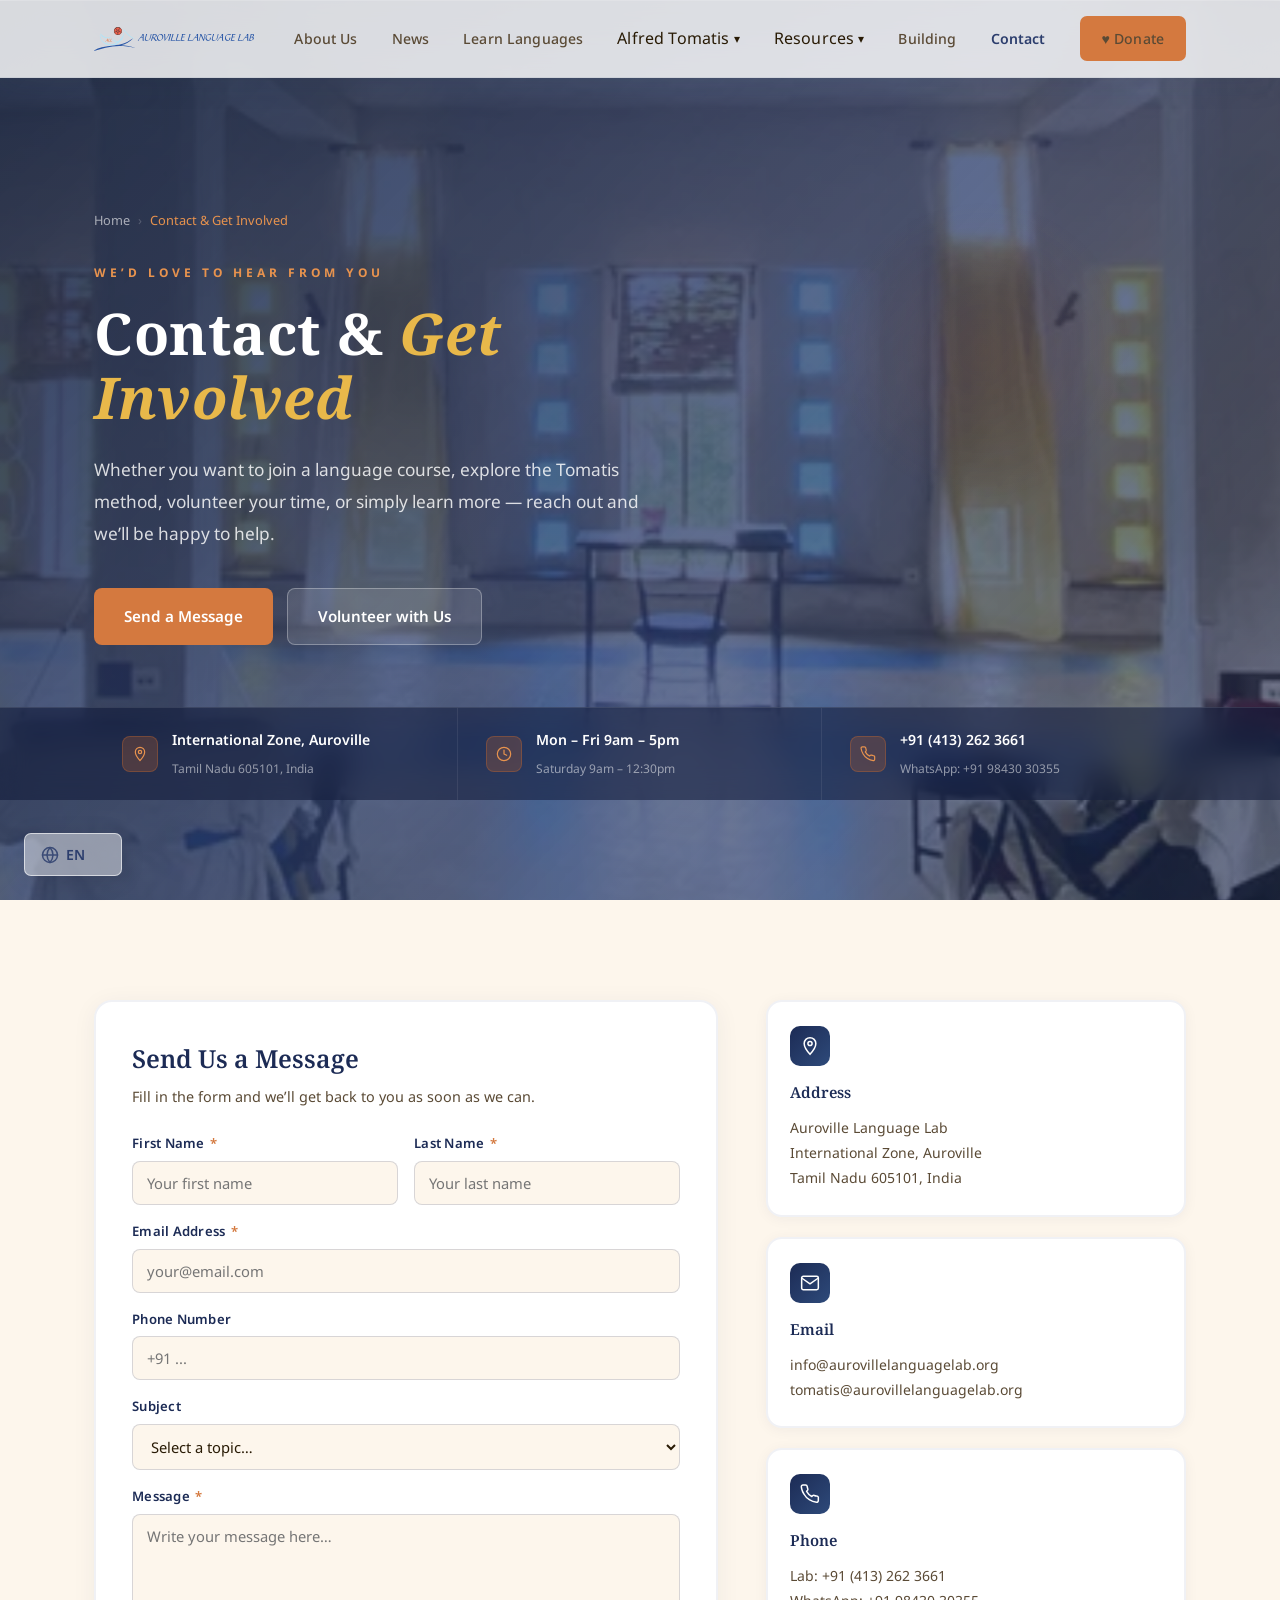
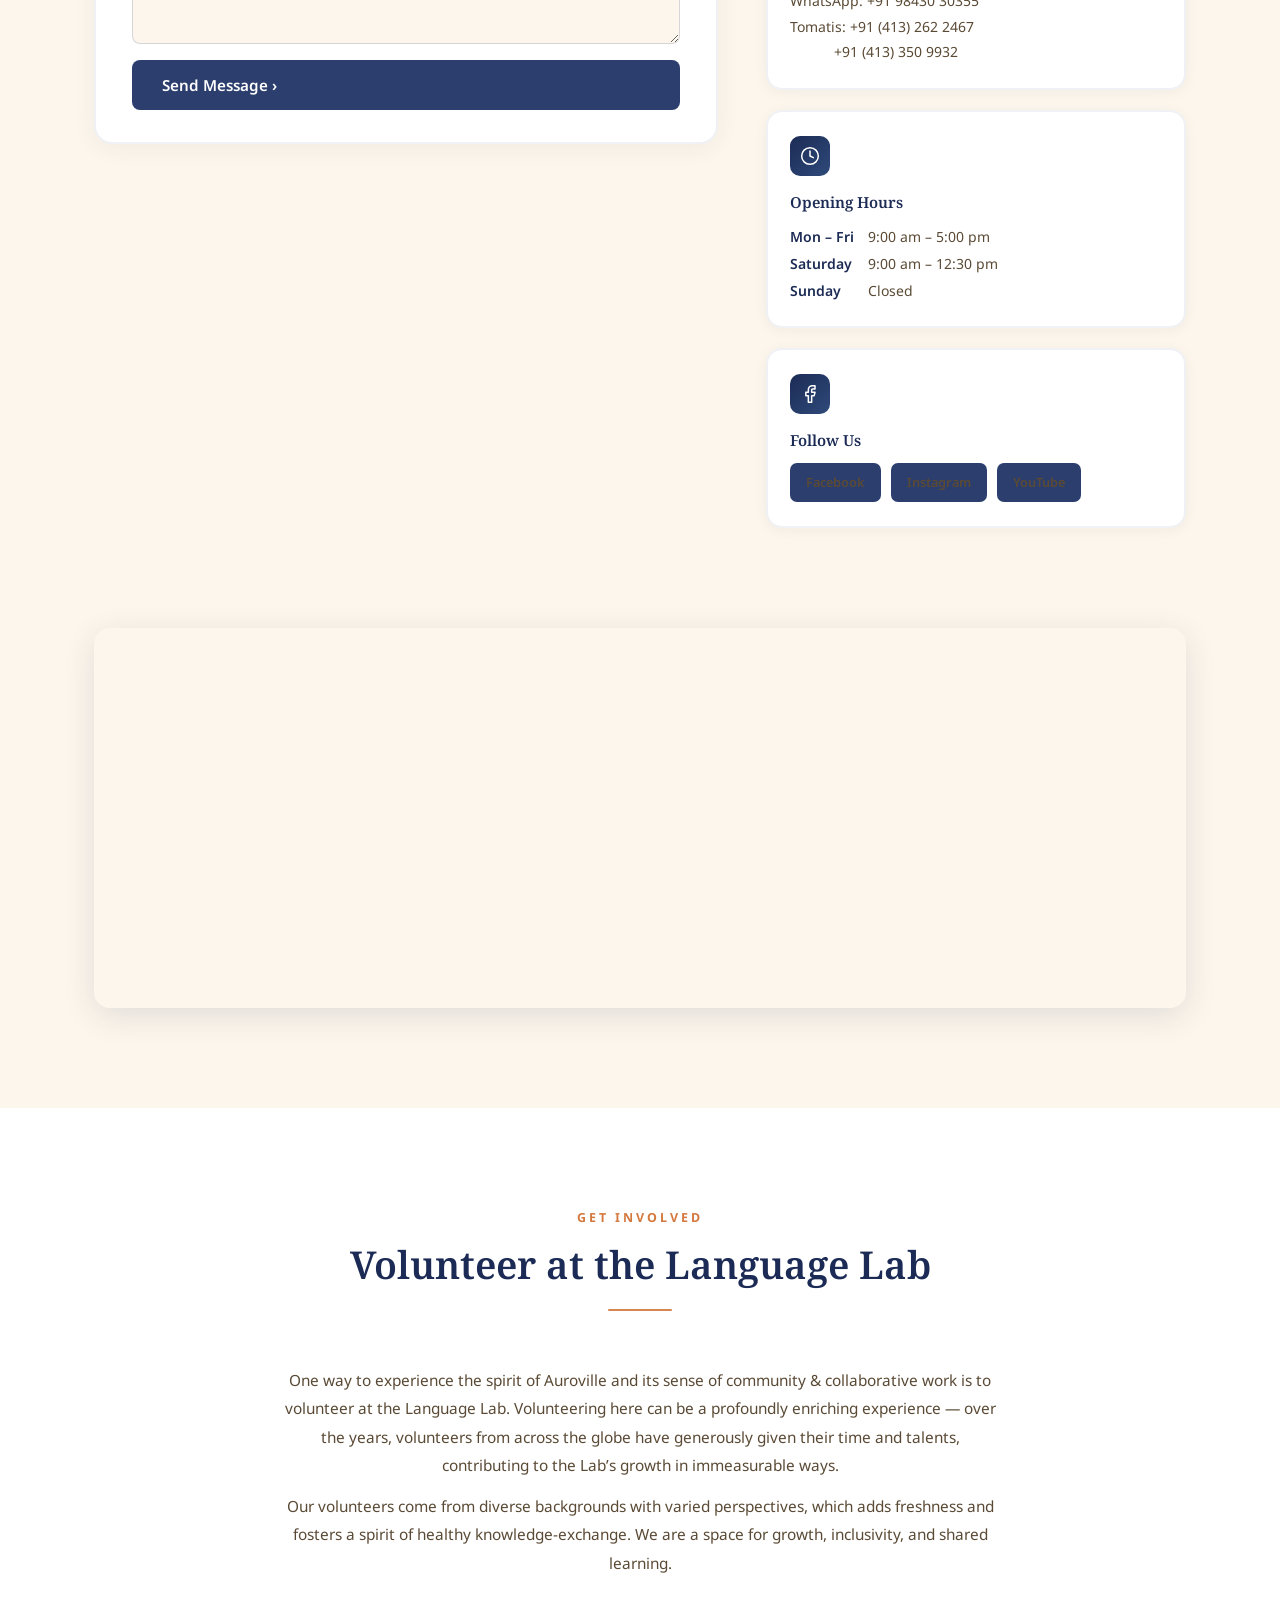
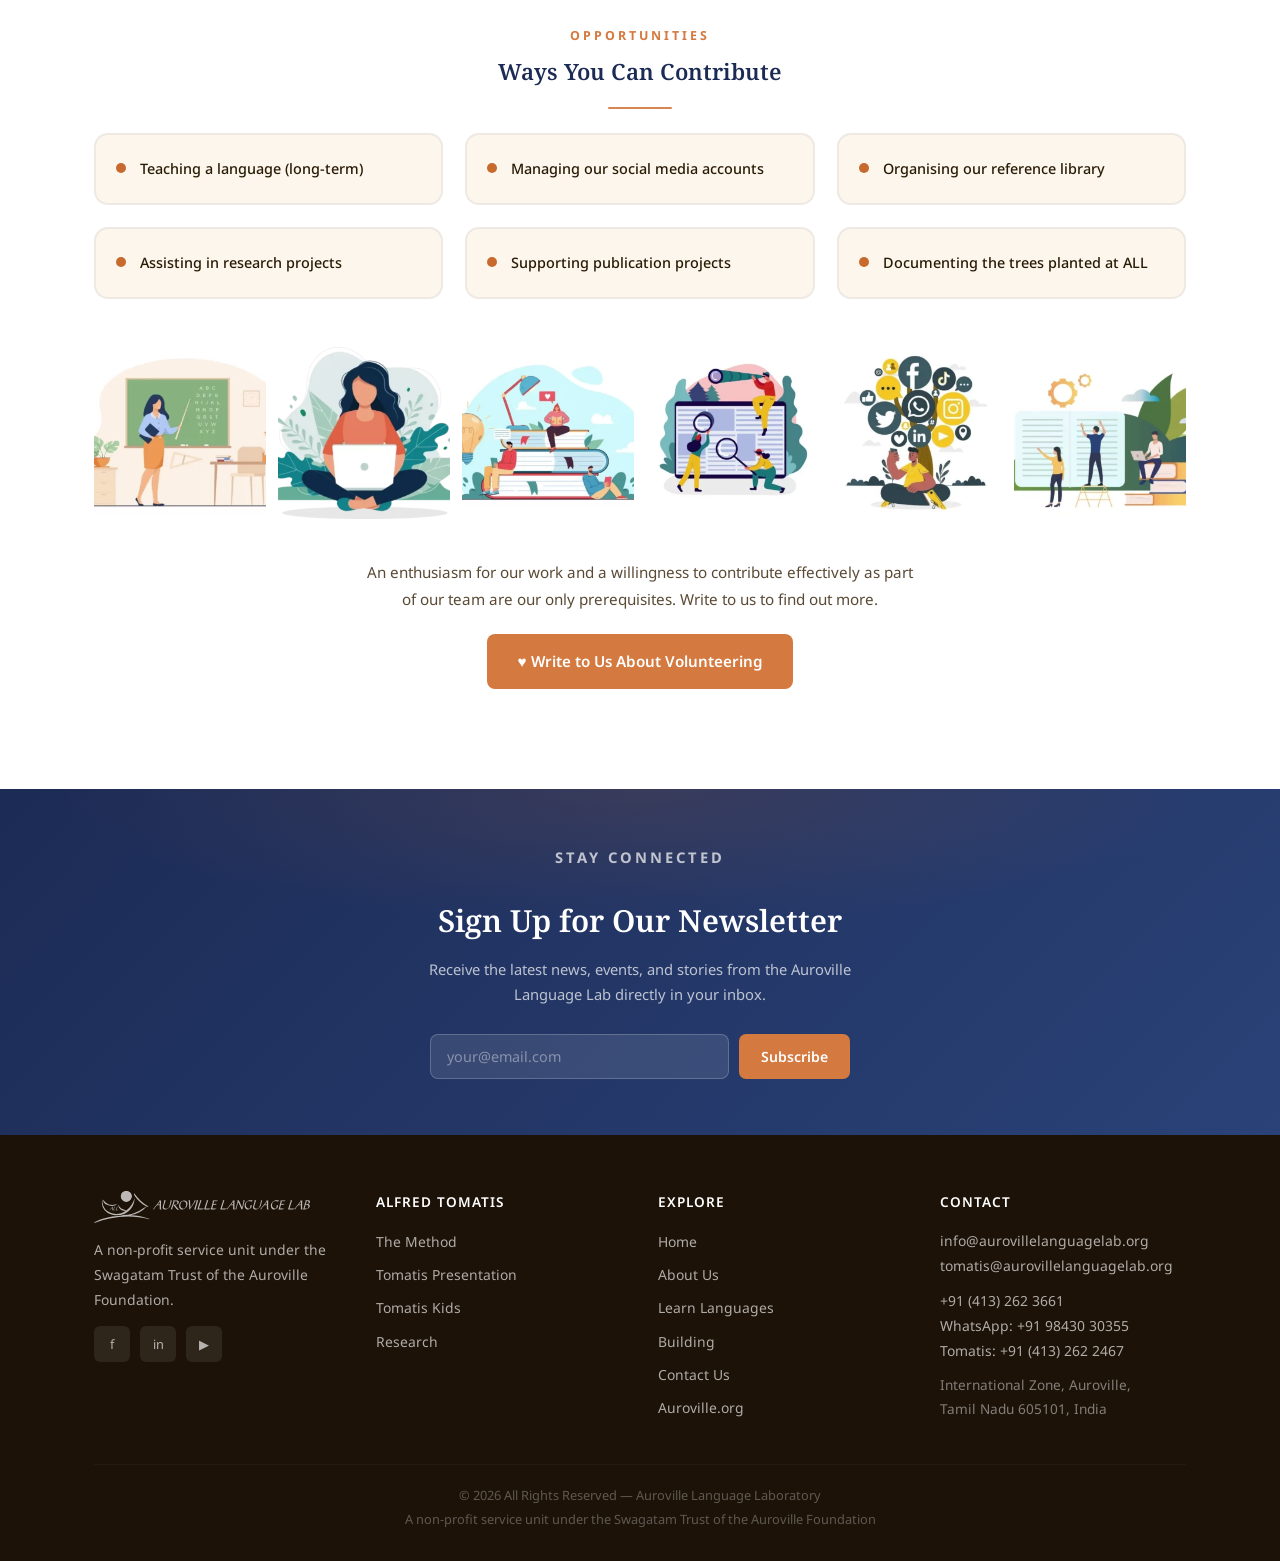
<file: contact.html>
<!doctype html>
<html lang="en">
  <head>
    <meta charset="UTF-8" />
    <meta name="viewport" content="width=device-width, initial-scale=1.0" />
    <title>Contact &amp; Get Involved - Auroville Language Lab</title>
    <meta
      name="description"
      content="Get in touch with the Auroville Language Lab &mdash; contact us, visit us in Auroville, or find out how to volunteer and get involved with our work."
    />
    <link rel="preconnect" href="https://fonts.googleapis.com" />
    <link rel="preconnect" href="https://fonts.gstatic.com" crossorigin />
    <link
      href="https://fonts.googleapis.com/css2?family=Noto+Sans:wght@300;400;500;600;700&family=Noto+Serif:ital,wght@0,400;0,500;0,600;0,700;1,400;1,500&display=swap"
      rel="stylesheet"
    />
    <link rel="stylesheet" href="styles.css" />
    <style>
      .page-contact .hero__bg {
        background-image: url("files/contact-hero.webp");
      }

      /* ── Contact grid ─────────────────────────────── */
      .contact-main {
        padding: var(--section-padding);
        background: var(--tomatis-cream);
      }
      .contact-main__grid {
        display: grid;
        grid-template-columns: 1fr 420px;
        gap: 48px;
        align-items: start;
      }
      @media (max-width: 960px) {
        .contact-main__grid { grid-template-columns: 1fr; }
      }

      /* ── Contact form ─────────────────────────────── */
      .contact-form-wrap {
        background: var(--color-white);
        border-radius: 18px;
        padding: 36px 36px 32px;
        border: 2px solid rgba(44, 62, 109, 0.07);
        box-shadow: 0 4px 24px rgba(28, 43, 85, 0.06);
      }
      .contact-form-wrap h2 {
        font-family: var(--font-heading);
        font-size: clamp(1.2rem, 2.5vw, 1.55rem);
        font-weight: 600;
        color: var(--tomatis-deep);
        margin-bottom: 6px;
      }
      .contact-form-wrap p {
        font-size: 0.9rem;
        color: var(--color-text-light);
        margin-bottom: 24px;
        line-height: 1.7;
      }
      .form-row {
        display: grid;
        grid-template-columns: 1fr 1fr;
        gap: 16px;
      }
      @media (max-width: 540px) {
        .form-row { grid-template-columns: 1fr; }
        .contact-form-wrap { padding: 24px 20px; }
      }
      .form-group {
        display: flex;
        flex-direction: column;
        gap: 6px;
        margin-bottom: 16px;
      }
      .form-group label {
        font-size: 0.82rem;
        font-weight: 600;
        color: var(--tomatis-deep);
        letter-spacing: 0.02em;
      }
      .form-group label span {
        color: var(--color-accent);
        margin-left: 2px;
      }
      .form-group input,
      .form-group textarea,
      .form-group select {
        padding: 11px 14px;
        border: 1.5px solid rgba(44, 62, 109, 0.18);
        border-radius: 8px;
        font-family: var(--font-body);
        font-size: 0.92rem;
        color: var(--color-text);
        background: var(--tomatis-cream);
        outline: none;
        transition: border-color 0.2s ease, background 0.2s ease;
      }
      .form-group input:focus,
      .form-group textarea:focus,
      .form-group select:focus {
        border-color: var(--color-primary);
        background: #fff;
      }
      .form-group textarea {
        min-height: 130px;
        resize: vertical;
      }

      /* ── Info sidebar ─────────────────────────────── */
      .contact-info {
        display: flex;
        flex-direction: column;
        gap: 20px;
      }
      .info-card {
        background: var(--color-white);
        border-radius: 16px;
        padding: 24px 22px;
        border: 2px solid rgba(44, 62, 109, 0.07);
        box-shadow: 0 2px 14px rgba(28, 43, 85, 0.05);
      }
      .info-card__icon {
        width: 40px;
        height: 40px;
        border-radius: 10px;
        background: linear-gradient(135deg, var(--tomatis-deep), #2e4a7a);
        display: flex;
        align-items: center;
        justify-content: center;
        margin-bottom: 14px;
      }
      .info-card__icon svg {
        width: 20px;
        height: 20px;
        fill: none;
        stroke: #fff;
        stroke-width: 1.8;
        stroke-linecap: round;
        stroke-linejoin: round;
      }
      .info-card__title {
        font-family: var(--font-heading);
        font-size: 0.95rem;
        font-weight: 600;
        color: var(--tomatis-deep);
        margin-bottom: 10px;
      }
      .info-card p,
      .info-card a {
        font-size: 0.875rem;
        color: var(--color-text-light);
        line-height: 1.8;
        text-decoration: none;
      }
      .info-card a:hover { color: var(--color-accent); }
      .info-card__hours {
        display: grid;
        grid-template-columns: auto 1fr;
        gap: 4px 14px;
        font-size: 0.875rem;
        margin-top: 6px;
      }
      .info-card__hours dt {
        font-weight: 600;
        color: var(--tomatis-deep);
        white-space: nowrap;
      }
      .info-card__hours dd {
        color: var(--color-text-light);
        margin: 0;
      }

      /* ── Map ──────────────────────────────────────── */
      .contact-map {
        padding: 0 0 var(--section-padding);
        background: var(--tomatis-cream);
      }
      .map-wrap {
        border-radius: 16px;
        overflow: hidden;
        height: 380px;
        box-shadow: 0 8px 32px rgba(28, 43, 85, 0.12);
      }
      .map-wrap iframe {
        width: 100%;
        height: 100%;
        border: none;
        display: block;
      }
      @media (max-width: 600px) { .map-wrap { height: 260px; } }

      /* ── Volunteer section ────────────────────────── */
      .volunteer {
        padding: var(--section-padding);
        background: var(--color-white);
      }
      .volunteer__intro {
        max-width: 720px;
        margin: 0 auto 48px;
        text-align: center;
      }
      .volunteer__intro p {
        font-size: 0.96rem;
        color: var(--color-text-light);
        line-height: 1.85;
      }
      .volunteer__grid {
        display: grid;
        grid-template-columns: repeat(3, 1fr);
        gap: 22px;
        margin-bottom: 48px;
      }
      @media (max-width: 900px) { .volunteer__grid { grid-template-columns: repeat(2, 1fr); } }
      @media (max-width: 540px) { .volunteer__grid { grid-template-columns: 1fr; } }

      .volunteer-card {
        background: var(--tomatis-cream);
        border-radius: 14px;
        padding: 22px 20px;
        border: 2px solid rgba(44, 62, 109, 0.07);
        display: flex;
        align-items: flex-start;
        gap: 14px;
        transition: var(--transition);
      }
      .volunteer-card:hover {
        border-color: var(--color-primary);
        box-shadow: 0 8px 28px rgba(28, 43, 85, 0.1);
        transform: translateY(-2px);
      }
      .volunteer-card__dot {
        width: 10px;
        height: 10px;
        border-radius: 50%;
        background: var(--tomatis-amber);
        flex-shrink: 0;
        margin-top: 6px;
      }
      .volunteer-card__text {
        font-size: 0.9rem;
        color: var(--color-text);
        line-height: 1.65;
        font-weight: 500;
      }

      /* ── Volunteer photos ─────────────────────────── */
      .volunteer__photos {
        display: grid;
        grid-template-columns: repeat(6, 1fr);
        gap: 12px;
        margin-top: 16px;
      }
      @media (max-width: 900px) { .volunteer__photos { grid-template-columns: repeat(3, 1fr); } }
      @media (max-width: 540px) { .volunteer__photos { grid-template-columns: repeat(2, 1fr); } }
      .volunteer__photos img {
        width: 100%;
        aspect-ratio: 1;
        object-fit: cover;
        border-radius: 12px;
        display: block;
        filter: grayscale(15%);
        transition: filter 0.3s ease, transform 0.3s ease;
      }
      .volunteer__photos img:hover {
        filter: grayscale(0%);
        transform: scale(1.04);
      }

      /* ── Newsletter strip ─────────────────────────── */
      .contact-newsletter {
        padding: 56px 0;
        background: linear-gradient(135deg, var(--tomatis-deep) 0%, #2a4278 100%);
        text-align: center;
        position: relative;
        overflow: hidden;
      }
      .contact-newsletter::before {
        content: "";
        position: absolute;
        inset: 0;
        background: radial-gradient(ellipse 70% 60% at 50% 0%, rgba(200, 105, 46, 0.14) 0%, transparent 65%);
        pointer-events: none;
      }
      .contact-newsletter__inner {
        position: relative;
        z-index: 1;
        max-width: 520px;
        margin: 0 auto;
        padding: 0 20px;
      }
      .contact-newsletter__label {
        font-size: 0.72rem;
        font-weight: 700;
        color: var(--tomatis-amber-light);
        text-transform: uppercase;
        letter-spacing: 3px;
        margin-bottom: 12px;
      }
      .contact-newsletter h2 {
        font-family: var(--font-heading);
        font-size: clamp(1.4rem, 2.8vw, 1.9rem);
        font-weight: 600;
        color: #fff;
        margin-bottom: 10px;
      }
      .contact-newsletter p {
        font-size: 0.92rem;
        color: rgba(255, 255, 255, 0.7);
        margin-bottom: 26px;
        line-height: 1.75;
      }
      .newsletter-form {
        display: flex;
        gap: 10px;
        max-width: 420px;
        margin: 0 auto;
      }
      .newsletter-form input {
        flex: 1;
        padding: 12px 16px;
        border-radius: 8px;
        border: 1.5px solid rgba(255, 255, 255, 0.2);
        background: rgba(255, 255, 255, 0.1);
        color: #fff;
        font-family: var(--font-body);
        font-size: 0.9rem;
        outline: none;
        transition: border-color 0.2s;
      }
      .newsletter-form input::placeholder { color: rgba(255,255,255,0.4); }
      .newsletter-form input:focus { border-color: var(--tomatis-amber-light); }
      @media (max-width: 480px) { .newsletter-form { flex-direction: column; } }

      /* Form success state */
      .form-success {
        display: none;
        text-align: center;
        padding: 24px;
        color: var(--tomatis-deep);
      }
      .form-success svg {
        width: 48px;
        height: 48px;
        stroke: #3a9e6f;
        fill: none;
        stroke-width: 2;
        margin-bottom: 12px;
      }
    </style>
  </head>
  <body class="page-contact">
    <div class="mobile-overlay" id="mobileOverlay"></div>

    <!-- MOBILE MENU -->
    <div class="mobile-menu" id="mobileMenu">
      <ul>
        <li><a href="about.html">About Us</a></li>
        <li><a href="news.html">News</a></li>
        <li><a href="languages.html">Learn Languages</a></li>
        <li>
          <a href="#">Alfred Tomatis</a>
          <ul>
            <li><a href="tomatis.html">The Method</a></li>
            <li><a href="https://aurovillelanguagelab.org/tomatis-presentation/">Tomatis Presentation</a></li>
            <li><a href="https://aurovillelanguagelab.org/tomatis-kids/">Tomatis Kids</a></li>
          </ul>
        </li>
        <li>
          <a href="#">Resources</a>
          <ul>
            <li><a href="https://aurovillelanguagelab.org/languages/">Learn Site</a></li>
            <li><a href="https://aurovillelanguagelab.org/mediatheque/">Mediatheque</a></li>
            <li><a href="https://aurovillelanguagelab.org/research/">Research</a></li>
            <li><a href="https://aurovillelanguagelab.org/talks/">Talks</a></li>
          </ul>
        </li>
        <li><a href="building.html">Building</a></li>
        <li><a href="contact.html" class="nav__link--active">Contact</a></li>
        <li>
          <a href="donation.html" class="btn btn--accent"
            style="text-align:center; margin-top:8px">&#9829; Donate</a>
        </li>
      </ul>
    </div>

    <!-- NAV -->
    <nav class="nav" role="navigation" aria-label="Main navigation">
      <div class="container nav__inner">
        <a href="index.html" class="nav__logo" aria-label="Auroville Language Lab home">
          <img src="files/auroville-language-lab-logo.svg" alt="Auroville Language Lab" />
        </a>
        <ul class="nav__links">
          <li><a href="about.html">About Us</a></li>
          <li><a href="news.html">News</a></li>
          <li><a href="languages.html">Learn Languages</a></li>
          <li class="nav__item--dropdown">
            <button class="nav__link--button" type="button" aria-expanded="false">
              Alfred Tomatis <span class="nav__caret" aria-hidden="true">&#9662;</span>
            </button>
            <ul class="nav__dropdown">
              <li><a href="tomatis.html">The Method</a></li>
              <li><a href="https://aurovillelanguagelab.org/tomatis-presentation/">Tomatis Presentation</a></li>
              <li><a href="https://aurovillelanguagelab.org/tomatis-kids/">Tomatis Kids</a></li>
            </ul>
          </li>
          <li class="nav__item--dropdown">
            <button class="nav__link--button" type="button" aria-expanded="false">
              Resources <span class="nav__caret" aria-hidden="true">&#9662;</span>
            </button>
            <ul class="nav__dropdown">
              <li><a href="https://aurovillelanguagelab.org/languages/">Learn Site</a></li>
              <li><a href="https://aurovillelanguagelab.org/mediatheque/">Mediatheque</a></li>
              <li><a href="https://aurovillelanguagelab.org/research/">Research</a></li>
              <li><a href="https://aurovillelanguagelab.org/talks/">Talks</a></li>
            </ul>
          </li>
          <li><a href="building.html">Building</a></li>
          <li><a href="contact.html" class="nav__link--active">Contact</a></li>
          <li>
            <a href="donation.html" class="btn btn--accent">&#9829; Donate</a>
          </li>
        </ul>
        <button class="nav__hamburger" id="hamburger" aria-label="Open menu" aria-expanded="false">
          <span></span><span></span><span></span>
        </button>
      </div>
    </nav>

    <!-- ===== HERO ===== -->
    <section class="hero" aria-label="Contact Us">
      <div class="hero__bg" aria-hidden="true"></div>
      <div class="hero__body">
        <div class="container">
          <ol class="hero__breadcrumb" aria-label="Breadcrumb">
            <li><a href="index.html">Home</a></li>
            <li class="hero__breadcrumb-sep" aria-hidden="true">&rsaquo;</li>
            <li class="hero__breadcrumb-current" aria-current="page">Contact &amp; Get Involved</li>
          </ol>
          <div class="hero__inner">
            <p class="hero__label">We&rsquo;d Love to Hear From You</p>
            <h1 class="hero__title">Contact &amp; <em>Get Involved</em></h1>
            <p class="hero__subtitle">
              Whether you want to join a language course, explore the Tomatis method, volunteer
              your time, or simply learn more &mdash; reach out and we&rsquo;ll be happy to help.
            </p>
            <div class="hero__ctas">
              <a href="#contact-form" class="btn btn--accent btn--large">Send a Message</a>
              <a href="#volunteer" class="btn btn--glass btn--large">Volunteer with Us</a>
            </div>
          </div>
        </div>
      </div>
      <div class="hero__statbar" aria-label="Key facts">
        <div class="container hero__statbar-inner">
          <div class="hero__stat">
            <div class="hero__stat-icon" aria-hidden="true">
              <svg viewBox="0 0 24 24"><path d="M12 2C8.13 2 5 5.13 5 9c0 5.25 7 13 7 13s7-7.75 7-13c0-3.87-3.13-7-7-7zm0 9.5c-1.38 0-2.5-1.12-2.5-2.5s1.12-2.5 2.5-2.5 2.5 1.12 2.5 2.5-1.12 2.5-2.5 2.5z"/></svg>
            </div>
            <div class="hero__stat-text">
              <strong>International Zone, Auroville</strong>
              <span>Tamil Nadu 605101, India</span>
            </div>
          </div>
          <div class="hero__stat">
            <div class="hero__stat-icon" aria-hidden="true">
              <svg viewBox="0 0 24 24"><circle cx="12" cy="12" r="10"/><polyline points="12 6 12 12 16 14"/></svg>
            </div>
            <div class="hero__stat-text">
              <strong>Mon &ndash; Fri 9am &ndash; 5pm</strong>
              <span>Saturday 9am &ndash; 12:30pm</span>
            </div>
          </div>
          <div class="hero__stat">
            <div class="hero__stat-icon" aria-hidden="true">
              <svg viewBox="0 0 24 24"><path d="M22 16.92v3a2 2 0 0 1-2.18 2 19.79 19.79 0 0 1-8.63-3.07A19.5 19.5 0 0 1 4.69 12 19.79 19.79 0 0 1 1.61 3.4 2 2 0 0 1 3.6 1.2h3a2 2 0 0 1 2 1.72c.127.96.361 1.903.7 2.81a2 2 0 0 1-.45 2.11L7.91 8.77a16 16 0 0 0 6.29 6.29l.87-.87a2 2 0 0 1 2.11-.45c.907.339 1.85.573 2.81.7A2 2 0 0 1 22 16.92z"/></svg>
            </div>
            <div class="hero__stat-text">
              <strong>+91 (413) 262 3661</strong>
              <span>WhatsApp: +91 98430 30355</span>
            </div>
          </div>
        </div>
      </div>
    </section>

    <!-- ===== CONTACT FORM + INFO ===== -->
    <section class="contact-main" id="contact-form" aria-labelledby="contact-form-title">
      <div class="container">
        <div class="contact-main__grid">

          <!-- Form -->
          <div class="contact-form-wrap reveal">
            <h2 id="contact-form-title">Send Us a Message</h2>
            <p>Fill in the form and we&rsquo;ll get back to you as soon as we can.</p>
            <form id="contactForm" novalidate>
              <div class="form-row">
                <div class="form-group">
                  <label for="firstName">First Name <span>*</span></label>
                  <input type="text" id="firstName" name="firstName" placeholder="Your first name" required />
                </div>
                <div class="form-group">
                  <label for="lastName">Last Name <span>*</span></label>
                  <input type="text" id="lastName" name="lastName" placeholder="Your last name" required />
                </div>
              </div>
              <div class="form-group">
                <label for="email">Email Address <span>*</span></label>
                <input type="email" id="email" name="email" placeholder="your@email.com" required />
              </div>
              <div class="form-group">
                <label for="phone">Phone Number</label>
                <input type="tel" id="phone" name="phone" placeholder="+91 ..." />
              </div>
              <div class="form-group">
                <label for="subject">Subject</label>
                <select id="subject" name="subject">
                  <option value="">Select a topic&hellip;</option>
                  <option>Language Courses</option>
                  <option>Alfred Tomatis Method</option>
                  <option>Volunteering</option>
                  <option>The Building</option>
                  <option>Donation / Support</option>
                  <option>General Enquiry</option>
                </select>
              </div>
              <div class="form-group">
                <label for="message">Message <span>*</span></label>
                <textarea id="message" name="message" placeholder="Write your message here&hellip;" required></textarea>
              </div>
              <button type="submit" class="btn btn--primary btn--large" style="width:100%">
                Send Message &rsaquo;
              </button>
            </form>
            <div class="form-success" id="formSuccess">
              <svg viewBox="0 0 24 24"><path d="M22 11.08V12a10 10 0 1 1-5.93-9.14"/><polyline points="22 4 12 14.01 9 11.01"/></svg>
              <p style="font-size:1.05rem; font-weight:600; color:var(--tomatis-deep)">Message sent!</p>
              <p style="font-size:0.9rem; color:var(--color-text-light)">We&rsquo;ll get back to you shortly.</p>
            </div>
          </div>

          <!-- Info sidebar -->
          <div class="contact-info">

            <div class="info-card reveal">
              <div class="info-card__icon">
                <svg viewBox="0 0 24 24"><path d="M12 2C8.13 2 5 5.13 5 9c0 5.25 7 13 7 13s7-7.75 7-13c0-3.87-3.13-7-7-7zm0 9.5c-1.38 0-2.5-1.12-2.5-2.5s1.12-2.5 2.5-2.5 2.5 1.12 2.5 2.5-1.12 2.5-2.5 2.5z"/></svg>
              </div>
              <h3 class="info-card__title">Address</h3>
              <p>
                Auroville Language Lab<br />
                International Zone, Auroville<br />
                Tamil Nadu 605101, India
              </p>
            </div>

            <div class="info-card reveal">
              <div class="info-card__icon">
                <svg viewBox="0 0 24 24"><path d="M4 4h16c1.1 0 2 .9 2 2v12c0 1.1-.9 2-2 2H4c-1.1 0-2-.9-2-2V6c0-1.1.9-2 2-2z"/><polyline points="22,6 12,13 2,6"/></svg>
              </div>
              <h3 class="info-card__title">Email</h3>
              <p>
                <a href="mailto:info@aurovillelanguagelab.org">info@aurovillelanguagelab.org</a><br />
                <a href="mailto:tomatis@aurovillelanguagelab.org">tomatis@aurovillelanguagelab.org</a>
              </p>
            </div>

            <div class="info-card reveal">
              <div class="info-card__icon">
                <svg viewBox="0 0 24 24"><path d="M22 16.92v3a2 2 0 0 1-2.18 2 19.79 19.79 0 0 1-8.63-3.07A19.5 19.5 0 0 1 4.69 12 19.79 19.79 0 0 1 1.61 3.4 2 2 0 0 1 3.6 1.2h3a2 2 0 0 1 2 1.72c.127.96.361 1.903.7 2.81a2 2 0 0 1-.45 2.11L7.91 8.77a16 16 0 0 0 6.29 6.29l.87-.87a2 2 0 0 1 2.11-.45c.907.339 1.85.573 2.81.7A2 2 0 0 1 22 16.92z"/></svg>
              </div>
              <h3 class="info-card__title">Phone</h3>
              <p>
                Lab: <a href="tel:+914132623661">+91 (413) 262 3661</a><br />
                WhatsApp: <a href="tel:+919843030355">+91 98430 30355</a><br />
                Tomatis: <a href="tel:+914132622467">+91 (413) 262 2467</a><br />
                &nbsp;&nbsp;&nbsp;&nbsp;&nbsp;&nbsp;&nbsp;&nbsp;&nbsp;&nbsp;&nbsp;<a href="tel:+914133509932">+91 (413) 350 9932</a>
              </p>
            </div>

            <div class="info-card reveal">
              <div class="info-card__icon">
                <svg viewBox="0 0 24 24"><circle cx="12" cy="12" r="10"/><polyline points="12 6 12 12 16 14"/></svg>
              </div>
              <h3 class="info-card__title">Opening Hours</h3>
              <dl class="info-card__hours">
                <dt>Mon &ndash; Fri</dt><dd>9:00 am &ndash; 5:00 pm</dd>
                <dt>Saturday</dt><dd>9:00 am &ndash; 12:30 pm</dd>
                <dt>Sunday</dt><dd>Closed</dd>
              </dl>
            </div>

            <div class="info-card reveal">
              <div class="info-card__icon">
                <svg viewBox="0 0 24 24"><path d="M18 2h-3a5 5 0 0 0-5 5v3H7v4h3v8h4v-8h3l1-4h-4V7a1 1 0 0 1 1-1h3z"/></svg>
              </div>
              <h3 class="info-card__title">Follow Us</h3>
              <p style="display:flex; gap:10px; flex-wrap:wrap; margin-top:4px">
                <a href="https://www.facebook.com/aurovillelanguagelab/" target="_blank" rel="noopener" class="btn btn--primary" style="padding:8px 16px; font-size:0.8rem">Facebook</a>
                <a href="https://www.instagram.com/aurovillelanguagelab/" target="_blank" rel="noopener" class="btn btn--primary" style="padding:8px 16px; font-size:0.8rem">Instagram</a>
                <a href="https://www.youtube.com/@aurovillelanguagelaborator7542" target="_blank" rel="noopener" class="btn btn--primary" style="padding:8px 16px; font-size:0.8rem">YouTube</a>
              </p>
            </div>

          </div>
        </div>
      </div>
    </section>

    <!-- ===== MAP ===== -->
    <section class="contact-map" aria-label="Map">
      <div class="container">
        <div class="map-wrap reveal">
          <iframe
            src="https://www.google.com/maps/embed?pb=!1m18!1m12!1m3!1d3917.8!2d79.8117!3d12.0035!2m3!1f0!2f0!3f0!3m2!1i1024!2i768!4f13.1!3m3!1m2!1s0x3a5362e9e2b4e1e7%3A0x1234567890abcdef!2sAuroville%20Language%20Lab!5e0!3m2!1sen!2sin!4v1234567890"
            title="Auroville Language Lab location on Google Maps"
            loading="lazy"
            referrerpolicy="no-referrer-when-downgrade"
            allowfullscreen
          ></iframe>
        </div>
      </div>
    </section>

    <!-- ===== VOLUNTEER / GET INVOLVED ===== -->
    <section class="volunteer" id="volunteer" aria-labelledby="volunteer-title">
      <div class="container">
        <div class="section-header reveal">
          <p class="section-header__label">Get Involved</p>
          <h2 class="section-header__title" id="volunteer-title">Volunteer at the Language Lab</h2>
        </div>
        <div class="volunteer__intro reveal">
          <p>
            One way to experience the spirit of Auroville and its sense of community &amp;
            collaborative work is to volunteer at the Language Lab. Volunteering here can be a
            profoundly enriching experience &mdash; over the years, volunteers from across the globe
            have generously given their time and talents, contributing to the Lab&rsquo;s growth in
            immeasurable ways.
          </p>
          <p style="margin-top:12px">
            Our volunteers come from diverse backgrounds with varied perspectives, which adds
            freshness and fosters a spirit of healthy knowledge-exchange. We are a space for
            growth, inclusivity, and shared learning.
          </p>
        </div>

        <div class="section-header reveal" style="margin-bottom:24px">
          <p class="section-header__label">Opportunities</p>
          <h3 class="section-header__title" style="font-size:clamp(1.1rem,2vw,1.4rem)">Ways You Can Contribute</h3>
        </div>
        <div class="volunteer__grid">
          <div class="volunteer-card reveal">
            <div class="volunteer-card__dot"></div>
            <p class="volunteer-card__text">Teaching a language (long-term)</p>
          </div>
          <div class="volunteer-card reveal">
            <div class="volunteer-card__dot"></div>
            <p class="volunteer-card__text">Managing our social media accounts</p>
          </div>
          <div class="volunteer-card reveal">
            <div class="volunteer-card__dot"></div>
            <p class="volunteer-card__text">Organising our reference library</p>
          </div>
          <div class="volunteer-card reveal">
            <div class="volunteer-card__dot"></div>
            <p class="volunteer-card__text">Assisting in research projects</p>
          </div>
          <div class="volunteer-card reveal">
            <div class="volunteer-card__dot"></div>
            <p class="volunteer-card__text">Supporting publication projects</p>
          </div>
          <div class="volunteer-card reveal">
            <div class="volunteer-card__dot"></div>
            <p class="volunteer-card__text">Documenting the trees planted at ALL</p>
          </div>
        </div>

        <div class="volunteer__photos reveal">
          <img src="files/volunteer-image-290x300.webp" alt="Volunteer at Auroville Language Lab" loading="lazy" />
          <img src="files/volunteer-image5-300x275.webp" alt="Volunteer at Auroville Language Lab" loading="lazy" />
          <img src="files/volunteer-image8-300x289.webp" alt="Volunteer at Auroville Language Lab" loading="lazy" />
          <img src="files/volunteer-image11-300x294.webp" alt="Volunteer at Auroville Language Lab" loading="lazy" />
          <img src="files/volunteer-image13-300x294.webp" alt="Volunteer at Auroville Language Lab" loading="lazy" />
          <img src="files/volunteer-image14-300x293.webp" alt="Volunteer at Auroville Language Lab" loading="lazy" />
        </div>

        <div style="text-align:center; margin-top:40px" class="reveal">
          <p style="font-size:0.95rem; color:var(--color-text-light); max-width:560px; margin:0 auto 20px; line-height:1.8">
            An enthusiasm for our work and a willingness to contribute effectively as part of our
            team are our only prerequisites. Write to us to find out more.
          </p>
          <a href="mailto:info@aurovillelanguagelab.org?subject=Volunteering%20at%20Auroville%20Language%20Lab"
             class="btn btn--accent btn--large">
            &#9829; Write to Us About Volunteering
          </a>
        </div>
      </div>
    </section>

    <!-- ===== NEWSLETTER ===== -->
    <section class="contact-newsletter" aria-label="Stay in touch">
      <div class="contact-newsletter__inner">
        <p class="contact-newsletter__label">Stay Connected</p>
        <h2>Sign Up for Our Newsletter</h2>
        <p>
          Receive the latest news, events, and stories from the Auroville Language Lab
          directly in your inbox.
        </p>
        <form class="newsletter-form" id="newsletterForm">
          <input type="email" placeholder="your@email.com" aria-label="Email address" required />
          <button type="submit" class="btn btn--accent">Subscribe</button>
        </form>
      </div>
    </section>

    <!-- ===== FOOTER ===== -->
    <footer class="footer" role="contentinfo">
      <div class="container">
        <div class="footer__grid">
          <div class="footer__col">
            <img src="files/auroville-language-lab-logo.svg" alt="Auroville Language Lab"
              style="height:32px; margin-bottom:14px; filter:brightness(0) invert(1); opacity:0.7;" />
            <p>A non-profit service unit under the Swagatam Trust of the Auroville Foundation.</p>
            <div class="footer__social" aria-label="Social media links">
              <a href="https://www.facebook.com/aurovillelanguagelab/" target="_blank" rel="noopener" aria-label="Facebook">f</a>
              <a href="https://www.instagram.com/aurovillelanguagelab/" target="_blank" rel="noopener" aria-label="Instagram">in</a>
              <a href="https://www.youtube.com/@aurovillelanguagelaborator7542" target="_blank" rel="noopener" aria-label="YouTube">&#9654;</a>
            </div>
          </div>
          <div class="footer__col">
            <h4>Alfred Tomatis</h4>
            <ul>
              <li><a href="tomatis.html">The Method</a></li>
              <li><a href="https://aurovillelanguagelab.org/tomatis-presentation/">Tomatis Presentation</a></li>
              <li><a href="https://aurovillelanguagelab.org/tomatis-kids/">Tomatis Kids</a></li>
              <li><a href="https://aurovillelanguagelab.org/research/">Research</a></li>
            </ul>
          </div>
          <div class="footer__col">
            <h4>Explore</h4>
            <ul>
              <li><a href="index.html">Home</a></li>
              <li><a href="about.html">About Us</a></li>
              <li><a href="languages.html">Learn Languages</a></li>
              <li><a href="building.html">Building</a></li>
              <li><a href="contact.html">Contact Us</a></li>
              <li><a href="http://www.auroville.org/" target="_blank" rel="noopener">Auroville.org</a></li>
            </ul>
          </div>
          <div class="footer__col">
            <h4>Contact</h4>
            <p>
              <a href="mailto:info@aurovillelanguagelab.org">info@aurovillelanguagelab.org</a><br />
              <a href="mailto:tomatis@aurovillelanguagelab.org">tomatis@aurovillelanguagelab.org</a>
            </p>
            <p style="margin-top:10px">
              <a href="tel:+914132623661">+91 (413) 262 3661</a><br />
              WhatsApp: <a href="tel:+919843030355">+91 98430 30355</a><br />
              Tomatis: <a href="tel:+914132622467">+91 (413) 262 2467</a>
            </p>
            <p style="margin-top:10px; font-size:0.85rem; opacity:0.7">
              International Zone, Auroville,<br />Tamil Nadu 605101, India
            </p>
          </div>
        </div>
        <div class="footer__bottom">
          <p>&copy; 2026 All Rights Reserved &mdash; Auroville Language Laboratory</p>
          <p>A non-profit service unit under the Swagatam Trust of the Auroville Foundation</p>
        </div>
      </div>
    </footer>

    <!-- Language switcher -->
    <div class="lang-switcher lang-switcher--float" id="langSwitcher">
      <button class="lang-switcher__toggle" id="langToggle" aria-label="Change language" aria-expanded="false">
        <svg width="18" height="18" viewBox="0 0 24 24" fill="none" stroke="currentColor" stroke-width="2" stroke-linecap="round" stroke-linejoin="round">
          <circle cx="12" cy="12" r="10"/>
          <line x1="2" y1="12" x2="22" y2="12"/>
          <path d="M12 2a15.3 15.3 0 0 1 4 10 15.3 15.3 0 0 1-4 10 15.3 15.3 0 0 1-4-10 15.3 15.3 0 0 1 4-10z"/>
        </svg>
        <span>EN</span>
      </button>
      <div class="lang-switcher__options">
        <a href="#" class="lang-switcher__option active">English</a>
        <a href="#" class="lang-switcher__option">Fran&ccedil;ais</a>
        <a href="#" class="lang-switcher__option">Deutsch</a>
        <a href="#" class="lang-switcher__option">Espa&ntilde;ol</a>
        <a href="#" class="lang-switcher__option">&#2980;&#2990;&#3007;&#2996;&#3021;</a>
        <a href="#" class="lang-switcher__option">&#2361;&#2367;&#2344;&#2381;&#2342;&#2368;</a>
      </div>
    </div>

    <script>
      // ===== Mobile nav =====
      const hamburger = document.getElementById("hamburger");
      const mobileMenu = document.getElementById("mobileMenu");
      const mobileOverlay = document.getElementById("mobileOverlay");
      function toggleMenu() {
        const open = mobileMenu.classList.toggle("active");
        mobileOverlay.classList.toggle("active", open);
        hamburger.classList.toggle("active", open);
        hamburger.setAttribute("aria-expanded", open);
        document.body.style.overflow = open ? "hidden" : "";
      }
      hamburger.addEventListener("click", toggleMenu);
      mobileOverlay.addEventListener("click", toggleMenu);
      mobileMenu.querySelectorAll("a").forEach((link) => {
        const parentLi = link.closest("li");
        const hasSubmenu = parentLi && parentLi.querySelector(":scope > ul");
        if (hasSubmenu) {
          link.addEventListener("click", (e) => { e.preventDefault(); parentLi.classList.toggle("active"); });
        } else {
          link.addEventListener("click", () => { if (mobileMenu.classList.contains("active")) toggleMenu(); });
        }
      });

      // ===== Desktop dropdowns =====
      document.querySelectorAll(".nav__item--dropdown").forEach((item) => {
        const btn = item.querySelector(".nav__link--button");
        btn.addEventListener("click", () => {
          const open = item.classList.toggle("active");
          btn.setAttribute("aria-expanded", open);
        });
      });
      document.addEventListener("click", (e) => {
        if (!e.target.closest(".nav__item--dropdown")) {
          document.querySelectorAll(".nav__item--dropdown").forEach((item) => {
            item.classList.remove("active");
            item.querySelector(".nav__link--button").setAttribute("aria-expanded", "false");
          });
        }
      });

      // ===== Contact form (mailto fallback) =====
      document.getElementById("contactForm").addEventListener("submit", function(e) {
        e.preventDefault();
        const firstName = this.firstName.value.trim();
        const lastName  = this.lastName.value.trim();
        const email     = this.email.value.trim();
        const subject   = this.subject.value || "General Enquiry";
        const message   = this.message.value.trim();
        if (!firstName || !email || !message) {
          alert("Please fill in the required fields.");
          return;
        }
        const body = encodeURIComponent(
          "Name: " + firstName + " " + lastName + "\nEmail: " + email + "\n\n" + message
        );
        window.location.href = "mailto:info@aurovillelanguagelab.org?subject=" +
          encodeURIComponent(subject) + "&body=" + body;
        this.style.display = "none";
        document.getElementById("formSuccess").style.display = "block";
      });

      // ===== Newsletter form =====
      document.getElementById("newsletterForm").addEventListener("submit", function(e) {
        e.preventDefault();
        const email = this.querySelector("input[type=email]").value.trim();
        if (email) {
          window.location.href = "mailto:info@aurovillelanguagelab.org?subject=Newsletter%20Subscription&body=" +
            encodeURIComponent("Please add me to your newsletter: " + email);
        }
      });

      // ===== Lang switcher =====
      const langSwitcher = document.getElementById("langSwitcher");
      const langToggle   = document.getElementById("langToggle");
      langToggle.addEventListener("click", () => {
        const open = langSwitcher.classList.toggle("active");
        langToggle.setAttribute("aria-expanded", open);
      });
      document.addEventListener("click", (e) => {
        if (!langSwitcher.contains(e.target)) {
          langSwitcher.classList.remove("active");
          langToggle.setAttribute("aria-expanded", "false");
        }
      });

      // ===== Scroll reveal =====
      const revealEls = document.querySelectorAll(".reveal");
      const revealObserver = new IntersectionObserver(
        (entries) => {
          entries.forEach((el) => {
            if (el.isIntersecting) { el.target.classList.add("visible"); revealObserver.unobserve(el.target); }
          });
        },
        { threshold: 0.1 }
      );
      revealEls.forEach((el) => revealObserver.observe(el));

      // ===== Hero parallax =====
      const heroEl = document.querySelector(".hero");
      const heroBg = document.querySelector(".hero__bg");
      if (heroBg && !window.matchMedia("(prefers-reduced-motion: reduce)").matches) {
        let ticking = false;
        window.addEventListener("scroll", () => {
          if (!ticking) {
            requestAnimationFrame(() => {
              const scrolled = window.scrollY;
              const heroH = heroEl.offsetHeight;
              if (scrolled < heroH) {
                heroBg.style.transform = `scale(${1.08 + (scrolled / heroH) * 0.07}) translateY(${scrolled * 0.3}px)`;
              }
              ticking = false;
            });
            ticking = true;
          }
        }, { passive: true });
      }
    </script>
  </body>
</html>
</file>
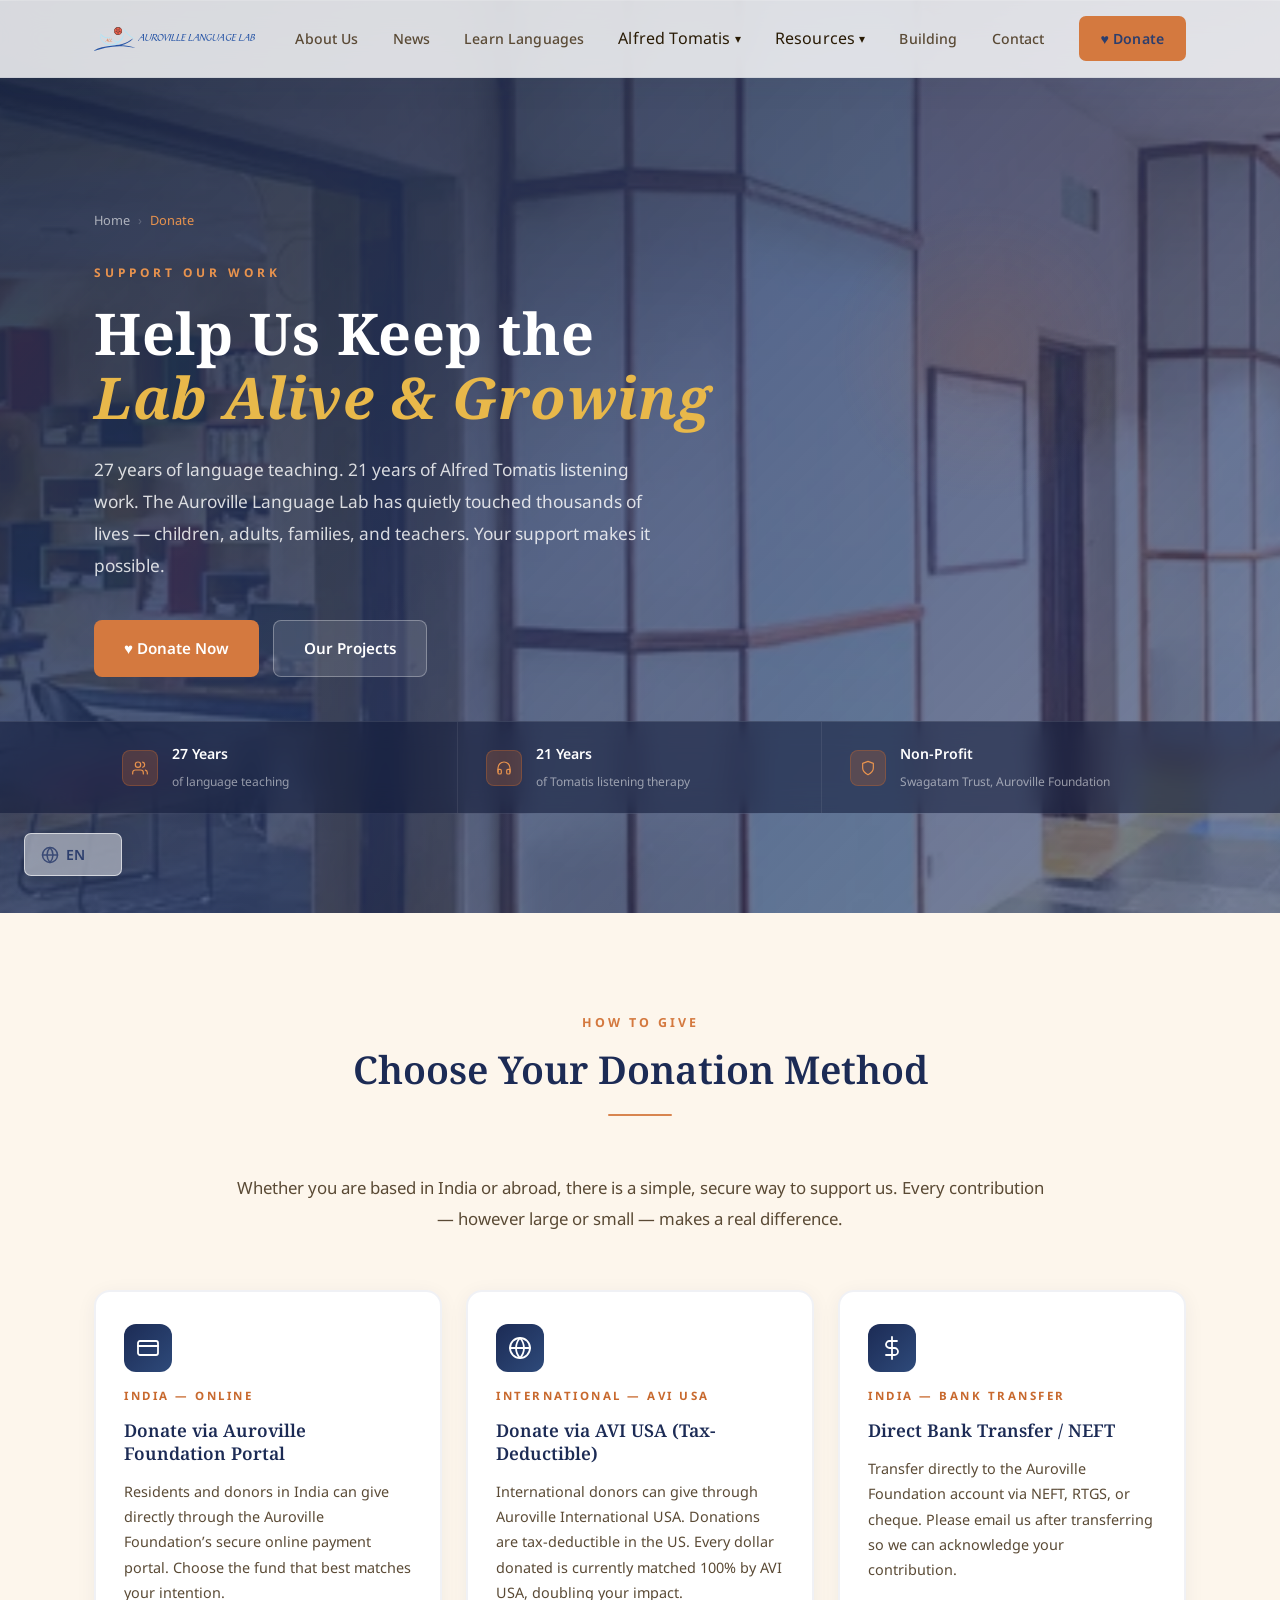
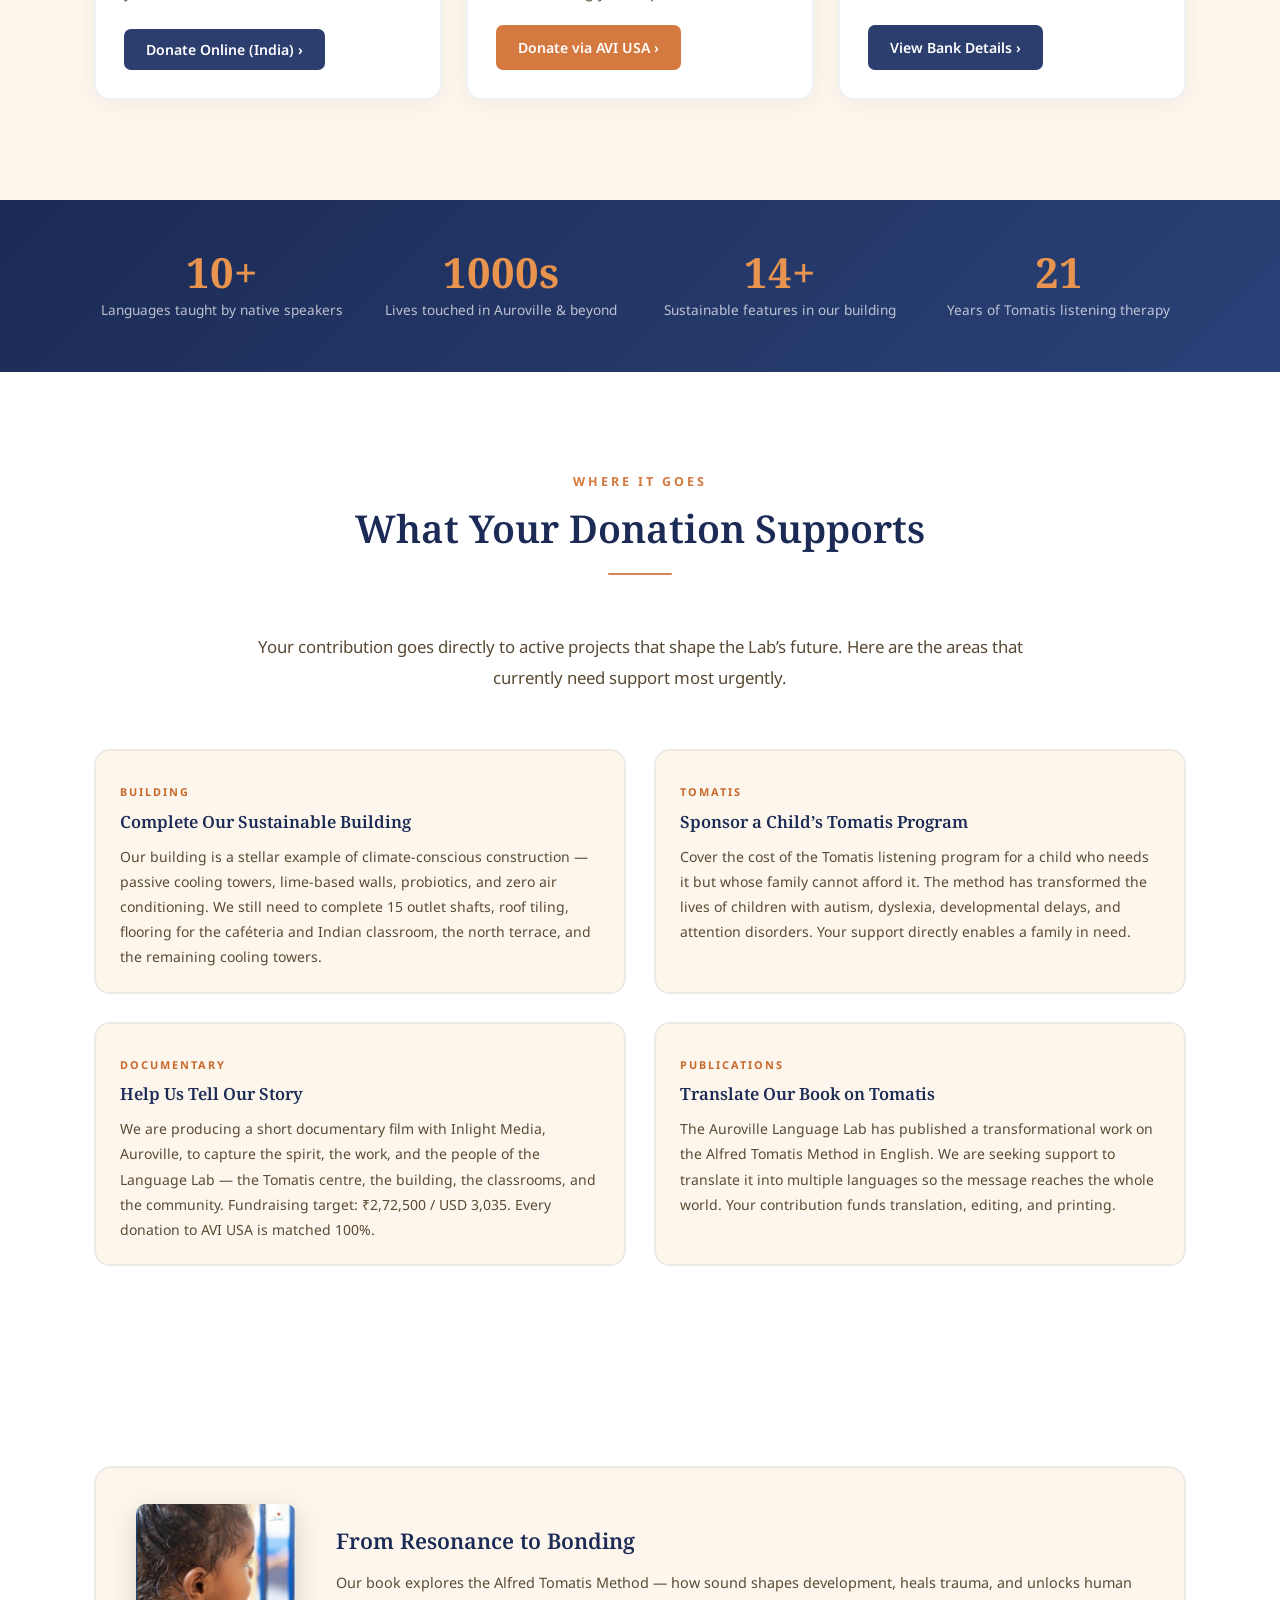
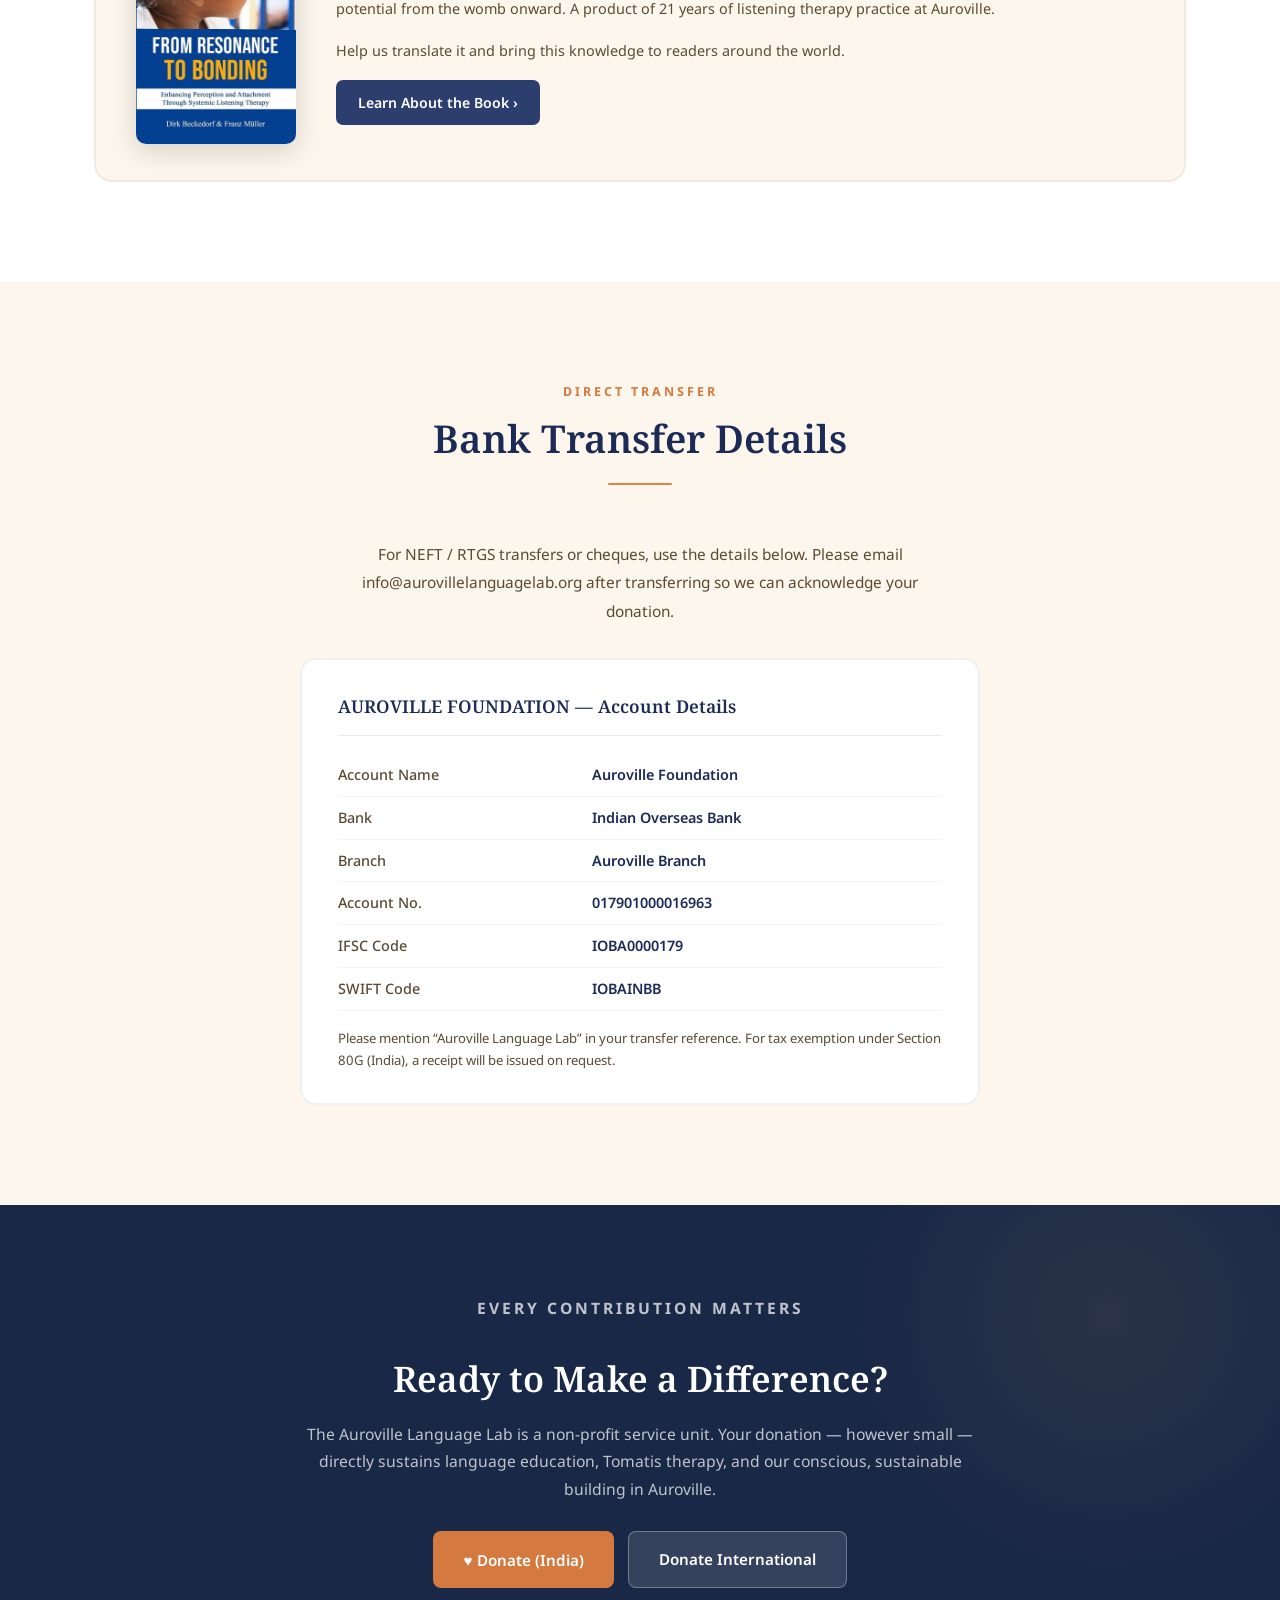
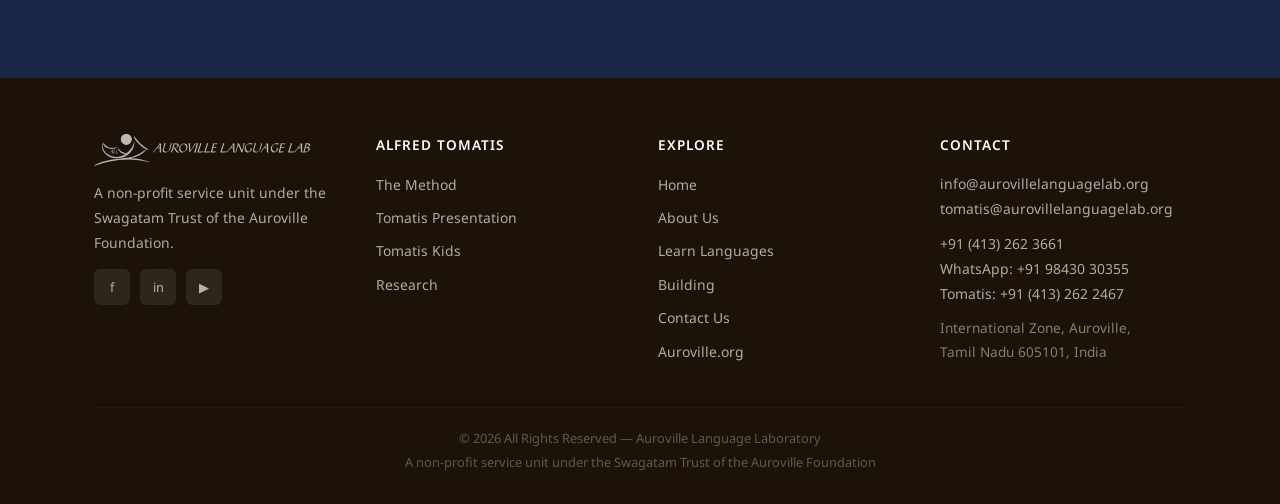
<file: donation.html>
<!doctype html>
<html lang="en">
  <head>
    <meta charset="UTF-8" />
    <meta name="viewport" content="width=device-width, initial-scale=1.0" />
    <title>Donate - Auroville Language Lab</title>
    <meta
      name="description"
      content="Support the Auroville Language Lab &mdash; 27 years of language teaching, 21 years of Alfred Tomatis listening work. Donate to our building fund, equipment, or general operations."
    />
    <link rel="preconnect" href="https://fonts.googleapis.com" />
    <link rel="preconnect" href="https://fonts.gstatic.com" crossorigin />
    <link
      href="https://fonts.googleapis.com/css2?family=Noto+Sans:wght@300;400;500;600;700&family=Noto+Serif:ital,wght@0,400;0,500;0,600;0,700;1,400;1,500&display=swap"
      rel="stylesheet"
    />
    <link rel="stylesheet" href="styles.css" />
    <style>
      /* ===== PAGE-SPECIFIC: DONATION ===== */
      .page-donation .hero__bg {
        background-image: url("files/auroville-language-lab-language-about-sustainable-architecture.webp");
      }

      /* ── Donation path cards ───────────────────────── */
      .donate-paths {
        padding: var(--section-padding);
        background: var(--tomatis-cream);
      }
      .donate-paths__grid {
        display: grid;
        grid-template-columns: repeat(3, 1fr);
        gap: 24px;
        margin-top: 36px;
      }
      @media (max-width: 900px) {
        .donate-paths__grid { grid-template-columns: repeat(2, 1fr); }
      }
      @media (max-width: 560px) {
        .donate-paths__grid { grid-template-columns: 1fr; }
      }

      .donate-card {
        background: var(--color-white);
        border-radius: 16px;
        padding: 32px 28px 28px;
        border: 2px solid rgba(44, 62, 109, 0.07);
        box-shadow: 0 4px 20px rgba(28, 43, 85, 0.06);
        display: flex;
        flex-direction: column;
        gap: 14px;
        transition: var(--transition);
      }
      .donate-card:hover {
        border-color: var(--color-primary);
        box-shadow: 0 12px 36px rgba(28, 43, 85, 0.12);
        transform: translateY(-3px);
      }
      .donate-card__icon {
        width: 48px;
        height: 48px;
        border-radius: 12px;
        background: linear-gradient(135deg, var(--tomatis-deep), #2e4a7a);
        display: flex;
        align-items: center;
        justify-content: center;
        flex-shrink: 0;
      }
      .donate-card__icon svg {
        width: 24px;
        height: 24px;
        fill: none;
        stroke: #fff;
        stroke-width: 1.8;
        stroke-linecap: round;
        stroke-linejoin: round;
      }
      .donate-card__label {
        font-size: 0.72rem;
        font-weight: 700;
        text-transform: uppercase;
        letter-spacing: 2.5px;
        color: var(--tomatis-amber);
      }
      .donate-card__title {
        font-family: var(--font-heading);
        font-size: 1.1rem;
        font-weight: 600;
        color: var(--tomatis-deep);
        line-height: 1.3;
        margin: 0;
      }
      .donate-card__desc {
        font-size: 0.9rem;
        color: var(--color-text-light);
        line-height: 1.75;
        flex: 1;
        margin: 0;
      }
      .donate-card .btn {
        margin-top: 6px;
        align-self: flex-start;
      }

      /* ── Indian donor modal ───────────────────────── */
      .india-modal-overlay {
        position: fixed;
        inset: 0;
        z-index: 2000;
        display: flex;
        align-items: center;
        justify-content: center;
        padding: 20px;
        background: rgba(15, 25, 55, 0.6);
        backdrop-filter: blur(12px);
        -webkit-backdrop-filter: blur(12px);
        opacity: 0;
        visibility: hidden;
        transition: opacity 0.3s ease, visibility 0.3s ease;
      }
      .india-modal-overlay.is-active {
        opacity: 1;
        visibility: visible;
      }
      .india-modal {
        background: rgba(255, 255, 255, 0.1);
        border: 1px solid rgba(255, 255, 255, 0.22);
        border-radius: 20px;
        max-width: 560px;
        width: 100%;
        padding: 36px 36px 32px;
        position: relative;
        color: #fff;
        box-shadow: 0 32px 80px rgba(0, 0, 0, 0.45);
        transform: scale(0.94) translateY(12px);
        transition: transform 0.35s cubic-bezier(0.34, 1.56, 0.64, 1);
      }
      .india-modal-overlay.is-active .india-modal {
        transform: scale(1) translateY(0);
      }
      .india-modal__close {
        position: absolute;
        top: 14px;
        right: 14px;
        width: 40px;
        height: 40px;
        border-radius: 50%;
        background: rgba(15, 25, 55, 0.7);
        border: 1.5px solid rgba(255, 255, 255, 0.35);
        color: #fff;
        display: flex;
        align-items: center;
        justify-content: center;
        cursor: pointer;
        transition: background 0.2s, transform 0.2s;
        backdrop-filter: blur(6px);
      }
      .india-modal__close:hover {
        background: rgba(200, 105, 46, 0.85);
        transform: scale(1.08);
      }
      .india-modal__close svg {
        width: 18px;
        height: 18px;
        stroke-width: 2.5;
      }
      .india-modal__label {
        font-size: 0.72rem;
        font-weight: 700;
        color: var(--tomatis-amber-light);
        text-transform: uppercase;
        letter-spacing: 3px;
        margin-bottom: 8px;
      }
      .india-modal__step {
        display: flex;
        align-items: baseline;
        gap: 8px;
        margin-bottom: 12px;
      }
      .india-modal__step-num {
        font-family: var(--font-heading);
        font-size: clamp(2rem, 5vw, 2.8rem);
        font-weight: 700;
        color: #fff;
        line-height: 1;
      }
      .india-modal__step-of {
        font-size: 1rem;
        font-weight: 500;
        color: rgba(255, 255, 255, 0.45);
        line-height: 1;
      }
      .india-modal__title {
        font-family: var(--font-heading);
        font-size: clamp(1.2rem, 2.5vw, 1.55rem);
        font-weight: 600;
        margin-bottom: 10px;
        line-height: 1.3;
      }
      .india-modal__desc {
        font-size: 0.9rem;
        color: rgba(255, 255, 255, 0.75);
        margin-bottom: 24px;
        line-height: 1.7;
      }
      .india-modal__options {
        display: flex;
        flex-direction: column;
        gap: 12px;
      }
      .india-option {
        display: flex;
        align-items: center;
        gap: 16px;
        padding: 16px 20px;
        border-radius: 12px;
        background: rgba(255, 255, 255, 0.1);
        border: 1.5px solid rgba(255, 255, 255, 0.15);
        text-decoration: none;
        color: #fff;
        transition: background 0.25s, border-color 0.25s, transform 0.2s;
      }
      .india-option:hover {
        background: rgba(200, 105, 46, 0.22);
        border-color: var(--tomatis-amber);
        transform: translateX(4px);
      }
      .india-option__icon {
        width: 38px;
        height: 38px;
        border-radius: 10px;
        background: rgba(255, 255, 255, 0.12);
        display: flex;
        align-items: center;
        justify-content: center;
        flex-shrink: 0;
      }
      .india-option__icon svg {
        width: 20px;
        height: 20px;
        fill: none;
        stroke: var(--tomatis-amber-light);
        stroke-width: 1.8;
        stroke-linecap: round;
        stroke-linejoin: round;
      }
      .india-option__text strong {
        display: block;
        font-size: 0.95rem;
        font-weight: 600;
      }
      .india-option__text span {
        font-size: 0.8rem;
        color: rgba(255, 255, 255, 0.6);
      }
      .india-option__arrow {
        margin-left: auto;
        opacity: 0.5;
        font-size: 1.1rem;
      }
      .india-option:hover .india-option__arrow { opacity: 1; }

      /* ── Projects section ─────────────────────────── */
      .donate-projects {
        padding: var(--section-padding);
        background: var(--color-white);
      }
      .donate-projects__grid {
        display: grid;
        grid-template-columns: repeat(2, 1fr);
        gap: 28px;
        margin-top: 36px;
      }
      @media (max-width: 768px) {
        .donate-projects__grid { grid-template-columns: 1fr; }
      }
      .project-card {
        border-radius: 16px;
        overflow: hidden;
        border: 2px solid rgba(44, 62, 109, 0.07);
        background: var(--tomatis-cream);
        transition: var(--transition);
      }
      .project-card:hover {
        border-color: var(--color-primary);
        box-shadow: 0 12px 32px rgba(28, 43, 85, 0.1);
      }
      .project-card__body {
        padding: 26px 24px 22px;
      }
      .project-card__tag {
        display: inline-block;
        font-size: 0.68rem;
        font-weight: 700;
        text-transform: uppercase;
        letter-spacing: 2px;
        color: var(--tomatis-amber);
        margin-bottom: 10px;
      }
      .project-card__title {
        font-family: var(--font-heading);
        font-size: 1.05rem;
        font-weight: 600;
        color: var(--tomatis-deep);
        margin-bottom: 10px;
        line-height: 1.35;
      }
      .project-card__desc {
        font-size: 0.875rem;
        color: var(--color-text-light);
        line-height: 1.8;
      }

      /* ── Bank details ─────────────────────────────── */
      .bank-details {
        padding: var(--section-padding);
        background: var(--tomatis-cream);
      }
      .bank-box {
        background: var(--color-white);
        border-radius: 16px;
        padding: 32px 36px;
        border: 2px solid rgba(44, 62, 109, 0.07);
        max-width: 680px;
        margin: 32px auto 0;
      }
      .bank-box__title {
        font-family: var(--font-heading);
        font-size: 1.1rem;
        font-weight: 600;
        color: var(--tomatis-deep);
        margin-bottom: 18px;
        padding-bottom: 14px;
        border-bottom: 1px solid rgba(44, 62, 109, 0.1);
      }
      .bank-box table {
        width: 100%;
        border-collapse: collapse;
        font-size: 0.9rem;
      }
      .bank-box td {
        padding: 9px 0;
        vertical-align: top;
        border-bottom: 1px solid rgba(44, 62, 109, 0.06);
      }
      .bank-box td:first-child {
        color: var(--color-text-light);
        width: 42%;
        font-weight: 500;
        padding-right: 16px;
      }
      .bank-box td:last-child {
        color: var(--tomatis-deep);
        font-weight: 600;
      }
      .bank-box__note {
        margin-top: 16px;
        font-size: 0.82rem;
        color: var(--color-text-light);
        line-height: 1.7;
      }
      @media (max-width: 540px) {
        .bank-box { padding: 24px 20px; }
        .bank-box td:first-child { width: 48%; }
      }

      /* ── Impact strip ─────────────────────────────── */
      .impact-strip {
        padding: 52px 0;
        background: linear-gradient(135deg, var(--tomatis-deep) 0%, #2a4278 100%);
      }
      .impact-strip__grid {
        display: grid;
        grid-template-columns: repeat(4, 1fr);
        gap: 24px;
        text-align: center;
      }
      @media (max-width: 768px) {
        .impact-strip__grid { grid-template-columns: repeat(2, 1fr); }
      }
      @media (max-width: 420px) {
        .impact-strip__grid { grid-template-columns: 1fr 1fr; }
      }
      .impact-stat__num {
        font-family: var(--font-heading);
        font-size: clamp(1.8rem, 3.5vw, 2.6rem);
        font-weight: 700;
        color: var(--tomatis-amber-light);
        line-height: 1;
        margin-bottom: 6px;
      }
      .impact-stat__label {
        font-size: 0.85rem;
        color: rgba(255, 255, 255, 0.7);
        line-height: 1.5;
      }

      /* ── Book / publication highlight ─────────────── */
      .donate-book {
        padding: var(--section-padding);
        background: var(--color-white);
      }
      .donate-book__inner {
        display: grid;
        grid-template-columns: 160px 1fr;
        gap: 40px;
        align-items: center;
        background: var(--tomatis-cream);
        border-radius: 18px;
        padding: 36px 40px;
        border: 2px solid rgba(44, 62, 109, 0.07);
      }
      .donate-book__inner img {
        width: 100%;
        border-radius: 10px;
        box-shadow: 0 8px 28px rgba(0,0,0,0.15);
      }
      .donate-book__content h3 {
        font-family: var(--font-heading);
        font-size: clamp(1.1rem, 2vw, 1.35rem);
        font-weight: 600;
        color: var(--tomatis-deep);
        margin-bottom: 12px;
      }
      .donate-book__content p {
        font-size: 0.9rem;
        color: var(--color-text-light);
        line-height: 1.8;
        margin-bottom: 16px;
      }
      @media (max-width: 640px) {
        .donate-book__inner {
          grid-template-columns: 1fr;
          text-align: center;
          padding: 28px 22px;
        }
        .donate-book__inner img { max-width: 140px; margin: 0 auto; display: block; }
      }
    </style>
  </head>
  <body class="page-donation">
    <div class="mobile-overlay" id="mobileOverlay"></div>

    <!-- MOBILE MENU -->
    <div class="mobile-menu" id="mobileMenu">
      <ul>
        <li><a href="about.html">About Us</a></li>
        <li><a href="news.html">News</a></li>
        <li><a href="languages.html">Learn Languages</a></li>
        <li>
          <a href="#">Alfred Tomatis</a>
          <ul>
            <li><a href="tomatis.html">The Method</a></li>
            <li><a href="https://aurovillelanguagelab.org/tomatis-presentation/">Tomatis Presentation</a></li>
            <li><a href="https://aurovillelanguagelab.org/tomatis-kids/">Tomatis Kids</a></li>
          </ul>
        </li>
        <li>
          <a href="#">Resources</a>
          <ul>
            <li><a href="https://aurovillelanguagelab.org/languages/">Learn Site</a></li>
            <li><a href="https://aurovillelanguagelab.org/mediatheque/">Mediatheque</a></li>
            <li><a href="https://aurovillelanguagelab.org/research/">Research</a></li>
            <li><a href="https://aurovillelanguagelab.org/talks/">Talks</a></li>
          </ul>
        </li>
        <li><a href="building.html">Building</a></li>
        <li><a href="contact.html">Contact</a></li>
        <li>
          <a href="donation.html" class="btn btn--accent"
            style="text-align: center; margin-top: 8px">&#9829; Donate</a>
        </li>
      </ul>
    </div>

    <!-- INDIAN DONOR MODAL -->
    <div class="india-modal-overlay" id="indiaModalOverlay" role="dialog" aria-modal="true" aria-labelledby="indiaModalTitle">
      <div class="india-modal">
        <button class="india-modal__close" id="indiaModalClose" aria-label="Close">
          <svg viewBox="0 0 24 24" fill="none" stroke="currentColor" stroke-linecap="round" stroke-linejoin="round"><line x1="18" y1="6" x2="6" y2="18"/><line x1="6" y1="6" x2="18" y2="18"/></svg>
        </button>
        <p class="india-modal__label">Online Payment &mdash; India</p>
        <div class="india-modal__step">
          <span class="india-modal__step-num">Step 1</span>
          <span class="india-modal__step-of">of 4</span>
        </div>
        <h2 class="india-modal__title" id="indiaModalTitle">Choose where your donation goes</h2>
        <p class="india-modal__desc">Select a fund below &mdash; you&rsquo;ll be taken to the Auroville Foundation&rsquo;s secure payment portal with your chosen project pre-selected (Step 2).</p>
        <div class="india-modal__options">
          <a href="https://donate.auroville.org/?project=auroville-language-laboratory"
             class="india-option" target="_blank" rel="noopener">
            <div class="india-option__icon">
              <svg viewBox="0 0 24 24"><path d="M3 9l9-7 9 7v11a2 2 0 0 1-2 2H5a2 2 0 0 1-2-2z"/><polyline points="9 22 9 12 15 12 15 22"/></svg>
            </div>
            <div class="india-option__text">
              <strong>Auroville Language Lab &mdash; Overall</strong>
              <span>Support our general operations &amp; mission</span>
            </div>
            <span class="india-option__arrow">&rsaquo;</span>
          </a>
          <a href="https://donate.auroville.org/?project=all-general-and-equipment-expenses"
             class="india-option" target="_blank" rel="noopener">
            <div class="india-option__icon">
              <svg viewBox="0 0 24 24"><circle cx="12" cy="12" r="3"/><path d="M19.07 4.93a10 10 0 0 1 0 14.14"/><path d="M4.93 4.93a10 10 0 0 0 0 14.14"/></svg>
            </div>
            <div class="india-option__text">
              <strong>General &amp; Equipment Expenses</strong>
              <span>Fund day-to-day operations &amp; equipment needs</span>
            </div>
            <span class="india-option__arrow">&rsaquo;</span>
          </a>
          <a href="https://donate.auroville.org/?project=language-lab---building-fund"
             class="india-option" target="_blank" rel="noopener">
            <div class="india-option__icon">
              <svg viewBox="0 0 24 24"><rect x="2" y="7" width="20" height="14" rx="2"/><path d="M16 7V5a2 2 0 0 0-2-2h-4a2 2 0 0 0-2 2v2"/></svg>
            </div>
            <div class="india-option__text">
              <strong>Building Fund</strong>
              <span>Help complete our sustainable building</span>
            </div>
            <span class="india-option__arrow">&rsaquo;</span>
          </a>
        </div>
      </div>
    </div>

    <!-- NAV -->
    <nav class="nav" role="navigation" aria-label="Main navigation">
      <div class="container nav__inner">
        <a href="index.html" class="nav__logo" aria-label="Auroville Language Lab home">
          <img src="files/auroville-language-lab-logo.svg" alt="Auroville Language Lab" />
        </a>
        <ul class="nav__links">
          <li><a href="about.html">About Us</a></li>
          <li><a href="news.html">News</a></li>
          <li><a href="languages.html">Learn Languages</a></li>
          <li class="nav__item--dropdown">
            <button class="nav__link--button" type="button" aria-expanded="false">
              Alfred Tomatis <span class="nav__caret" aria-hidden="true">&#9662;</span>
            </button>
            <ul class="nav__dropdown">
              <li><a href="tomatis.html">The Method</a></li>
              <li><a href="https://aurovillelanguagelab.org/tomatis-presentation/">Tomatis Presentation</a></li>
              <li><a href="https://aurovillelanguagelab.org/tomatis-kids/">Tomatis Kids</a></li>
            </ul>
          </li>
          <li class="nav__item--dropdown">
            <button class="nav__link--button" type="button" aria-expanded="false">
              Resources <span class="nav__caret" aria-hidden="true">&#9662;</span>
            </button>
            <ul class="nav__dropdown">
              <li><a href="https://aurovillelanguagelab.org/languages/">Learn Site</a></li>
              <li><a href="https://aurovillelanguagelab.org/mediatheque/">Mediatheque</a></li>
              <li><a href="https://aurovillelanguagelab.org/research/">Research</a></li>
              <li><a href="https://aurovillelanguagelab.org/talks/">Talks</a></li>
            </ul>
          </li>
          <li><a href="building.html">Building</a></li>
          <li><a href="contact.html">Contact</a></li>
          <li>
            <a href="donation.html" class="btn btn--accent nav__link--active">&#9829; Donate</a>
          </li>
        </ul>
        <button class="nav__hamburger" id="hamburger" aria-label="Open menu" aria-expanded="false">
          <span></span><span></span><span></span>
        </button>
      </div>
    </nav>

    <!-- ===== HERO ===== -->
    <section class="hero" aria-label="Donate">
      <div class="hero__bg" aria-hidden="true"></div>
      <div class="hero__body">
        <div class="container">
          <ol class="hero__breadcrumb" aria-label="Breadcrumb">
            <li><a href="index.html">Home</a></li>
            <li class="hero__breadcrumb-sep" aria-hidden="true">&rsaquo;</li>
            <li class="hero__breadcrumb-current" aria-current="page">Donate</li>
          </ol>
          <div class="hero__inner">
            <p class="hero__label">Support Our Work</p>
            <h1 class="hero__title">
              Help Us Keep the<br /><em>Lab Alive &amp; Growing</em>
            </h1>
            <p class="hero__subtitle">
              27 years of language teaching. 21 years of Alfred Tomatis listening work.
              The Auroville Language Lab has quietly touched thousands of lives &mdash;
              children, adults, families, and teachers. Your support makes it possible.
            </p>
            <div class="hero__ctas">
              <a href="#donate-now" class="btn btn--accent btn--large">&#9829; Donate Now</a>
              <a href="#projects" class="btn btn--glass btn--large">Our Projects</a>
            </div>
          </div>
        </div>
      </div>
      <div class="hero__statbar" aria-label="Key facts">
        <div class="container hero__statbar-inner">
          <div class="hero__stat">
            <div class="hero__stat-icon" aria-hidden="true">
              <svg viewBox="0 0 24 24"><path d="M17 21v-2a4 4 0 0 0-4-4H5a4 4 0 0 0-4 4v2"/><circle cx="9" cy="7" r="4"/><path d="M23 21v-2a4 4 0 0 0-3-3.87"/><path d="M16 3.13a4 4 0 0 1 0 7.75"/></svg>
            </div>
            <div class="hero__stat-text">
              <strong>27 Years</strong>
              <span>of language teaching</span>
            </div>
          </div>
          <div class="hero__stat">
            <div class="hero__stat-icon" aria-hidden="true">
              <svg viewBox="0 0 24 24"><path d="M3 18v-6a9 9 0 0 1 18 0v6"/><path d="M21 19a2 2 0 0 1-2 2h-1a2 2 0 0 1-2-2v-3a2 2 0 0 1 2-2h3zM3 19a2 2 0 0 0 2 2h1a2 2 0 0 0 2-2v-3a2 2 0 0 0-2-2H3z"/></svg>
            </div>
            <div class="hero__stat-text">
              <strong>21 Years</strong>
              <span>of Tomatis listening therapy</span>
            </div>
          </div>
          <div class="hero__stat">
            <div class="hero__stat-icon" aria-hidden="true">
              <svg viewBox="0 0 24 24"><path d="M12 22s8-4 8-10V5l-8-3-8 3v7c0 6 8 10 8 10z"/></svg>
            </div>
            <div class="hero__stat-text">
              <strong>Non-Profit</strong>
              <span>Swagatam Trust, Auroville Foundation</span>
            </div>
          </div>
        </div>
      </div>
    </section>

    <!-- ===== DONATE NOW ===== -->
    <section class="donate-paths" id="donate-now" aria-labelledby="donate-title">
      <div class="container">
        <div class="section-header reveal">
          <p class="section-header__label">How to Give</p>
          <h2 class="section-header__title" id="donate-title">Choose Your Donation Method</h2>
        </div>
        <p class="benefits__lead reveal">
          Whether you are based in India or abroad, there is a simple, secure way to support us.
          Every contribution &mdash; however large or small &mdash; makes a real difference.
        </p>
        <div class="donate-paths__grid">

          <!-- Indian donors - online -->
          <div class="donate-card reveal">
            <div class="donate-card__icon">
              <svg viewBox="0 0 24 24"><rect x="2" y="5" width="20" height="14" rx="2"/><line x1="2" y1="10" x2="22" y2="10"/></svg>
            </div>
            <p class="donate-card__label">India &mdash; Online</p>
            <h3 class="donate-card__title">Donate via Auroville Foundation Portal</h3>
            <p class="donate-card__desc">
              Residents and donors in India can give directly through the Auroville Foundation&rsquo;s
              secure online payment portal. Choose the fund that best matches your intention.
            </p>
            <button class="btn btn--primary" id="openIndiaModalBtn">
              Donate Online (India) &rsaquo;
            </button>
          </div>

          <!-- Foreign donors -->
          <div class="donate-card reveal">
            <div class="donate-card__icon">
              <svg viewBox="0 0 24 24"><circle cx="12" cy="12" r="10"/><line x1="2" y1="12" x2="22" y2="12"/><path d="M12 2a15.3 15.3 0 0 1 4 10 15.3 15.3 0 0 1-4 10 15.3 15.3 0 0 1-4-10 15.3 15.3 0 0 1 4-10z"/></svg>
            </div>
            <p class="donate-card__label">International &mdash; AVI USA</p>
            <h3 class="donate-card__title">Donate via AVI USA (Tax-Deductible)</h3>
            <p class="donate-card__desc">
              International donors can give through Auroville International USA. Donations are
              tax-deductible in the US. Every dollar donated is currently matched 100% by AVI USA,
              doubling your impact.
            </p>
            <a href="https://www.aviusa.org/donate/" class="btn btn--accent" target="_blank" rel="noopener">
              Donate via AVI USA &rsaquo;
            </a>
          </div>

          <!-- Bank transfer -->
          <div class="donate-card reveal">
            <div class="donate-card__icon">
              <svg viewBox="0 0 24 24"><line x1="12" y1="1" x2="12" y2="23"/><path d="M17 5H9.5a3.5 3.5 0 0 0 0 7h5a3.5 3.5 0 0 1 0 7H6"/></svg>
            </div>
            <p class="donate-card__label">India &mdash; Bank Transfer</p>
            <h3 class="donate-card__title">Direct Bank Transfer / NEFT</h3>
            <p class="donate-card__desc">
              Transfer directly to the Auroville Foundation account via NEFT, RTGS, or cheque.
              Please email us after transferring so we can acknowledge your contribution.
            </p>
            <a href="#bank-details" class="btn btn--primary">
              View Bank Details &rsaquo;
            </a>
          </div>

        </div>
      </div>
    </section>

    <!-- ===== IMPACT NUMBERS ===== -->
    <section class="impact-strip" aria-label="Our impact">
      <div class="container">
        <div class="impact-strip__grid">
          <div class="impact-stat reveal">
            <div class="impact-stat__num">10+</div>
            <div class="impact-stat__label">Languages taught by native speakers</div>
          </div>
          <div class="impact-stat reveal">
            <div class="impact-stat__num">1000s</div>
            <div class="impact-stat__label">Lives touched in Auroville &amp; beyond</div>
          </div>
          <div class="impact-stat reveal">
            <div class="impact-stat__num">14+</div>
            <div class="impact-stat__label">Sustainable features in our building</div>
          </div>
          <div class="impact-stat reveal">
            <div class="impact-stat__num">21</div>
            <div class="impact-stat__label">Years of Tomatis listening therapy</div>
          </div>
        </div>
      </div>
    </section>

    <!-- ===== PROJECTS ===== -->
    <section class="donate-projects" id="projects" aria-labelledby="projects-title">
      <div class="container">
        <div class="section-header reveal">
          <p class="section-header__label">Where It Goes</p>
          <h2 class="section-header__title" id="projects-title">What Your Donation Supports</h2>
        </div>
        <p class="benefits__lead reveal">
          Your contribution goes directly to active projects that shape the Lab&rsquo;s future.
          Here are the areas that currently need support most urgently.
        </p>
        <div class="donate-projects__grid">
          <div class="project-card reveal">
            <div class="project-card__body">
              <span class="project-card__tag">Building</span>
              <h3 class="project-card__title">Complete Our Sustainable Building</h3>
              <p class="project-card__desc">
                Our building is a stellar example of climate-conscious construction &mdash; passive
                cooling towers, lime-based walls, probiotics, and zero air conditioning. We still need
                to complete 15 outlet shafts, roof tiling, flooring for the caf&eacute;teria and Indian
                classroom, the north terrace, and the remaining cooling towers.
              </p>
            </div>
          </div>
          <div class="project-card reveal">
            <div class="project-card__body">
              <span class="project-card__tag">Tomatis</span>
              <h3 class="project-card__title">Sponsor a Child&rsquo;s Tomatis Program</h3>
              <p class="project-card__desc">
                Cover the cost of the Tomatis listening program for a child who needs it but whose
                family cannot afford it. The method has transformed the lives of children with autism,
                dyslexia, developmental delays, and attention disorders. Your support directly enables
                a family in need.
              </p>
            </div>
          </div>
          <div class="project-card reveal">
            <div class="project-card__body">
              <span class="project-card__tag">Documentary</span>
              <h3 class="project-card__title">Help Us Tell Our Story</h3>
              <p class="project-card__desc">
                We are producing a short documentary film with Inlight Media, Auroville, to capture
                the spirit, the work, and the people of the Language Lab &mdash; the Tomatis centre, the
                building, the classrooms, and the community. Fundraising target: &#8377;2,72,500 / USD 3,035.
                Every donation to AVI USA is matched 100%.
              </p>
            </div>
          </div>
          <div class="project-card reveal">
            <div class="project-card__body">
              <span class="project-card__tag">Publications</span>
              <h3 class="project-card__title">Translate Our Book on Tomatis</h3>
              <p class="project-card__desc">
                The Auroville Language Lab has published a transformational work on the Alfred Tomatis
                Method in English. We are seeking support to translate it into multiple languages so
                the message reaches the whole world. Your contribution funds translation, editing, and
                printing.
              </p>
            </div>
          </div>
        </div>
      </div>
    </section>

    <!-- ===== BOOK HIGHLIGHT ===== -->
    <section class="donate-book" aria-label="Our book">
      <div class="container">
        <div class="donate-book__inner reveal">
          <img
            src="files/listening-therapy-book.jpg"
            alt="From Resonance to Bonding &mdash; book by Auroville Language Lab"
            loading="lazy"
          />
          <div class="donate-book__content">
            <h3>From Resonance to Bonding</h3>
            <p>
              Our book explores the Alfred Tomatis Method &mdash; how sound shapes development,
              heals trauma, and unlocks human potential from the womb onward. A product of
              21 years of listening therapy practice at Auroville.
            </p>
            <p>
              Help us translate it and bring this knowledge to readers around the world.
            </p>
            <a href="https://books.aurovillelanguagelab.org/" class="btn btn--primary" target="_blank" rel="noopener">
              Learn About the Book &rsaquo;
            </a>
          </div>
        </div>
      </div>
    </section>

    <!-- ===== BANK DETAILS ===== -->
    <section class="bank-details" id="bank-details" aria-labelledby="bank-title">
      <div class="container">
        <div class="section-header reveal">
          <p class="section-header__label">Direct Transfer</p>
          <h2 class="section-header__title" id="bank-title">Bank Transfer Details</h2>
        </div>
        <p class="programs__note reveal" style="text-align:center; max-width:560px; margin: 16px auto 0;">
          For NEFT / RTGS transfers or cheques, use the details below.
          Please email <a href="mailto:info@aurovillelanguagelab.org">info@aurovillelanguagelab.org</a>
          after transferring so we can acknowledge your donation.
        </p>
        <div class="bank-box reveal">
          <div class="bank-box__title">AUROVILLE FOUNDATION &mdash; Account Details</div>
          <table>
            <tr><td>Account Name</td><td>Auroville Foundation</td></tr>
            <tr><td>Bank</td><td>Indian Overseas Bank</td></tr>
            <tr><td>Branch</td><td>Auroville Branch</td></tr>
            <tr><td>Account No.</td><td>017901000016963</td></tr>
            <tr><td>IFSC Code</td><td>IOBA0000179</td></tr>
            <tr><td>SWIFT Code</td><td>IOBAINBB</td></tr>
          </table>
          <p class="bank-box__note">
            Please mention &ldquo;Auroville Language Lab&rdquo; in your transfer reference.
            For tax exemption under Section 80G (India), a receipt will be issued on request.
          </p>
        </div>
      </div>
    </section>

    <!-- ===== CTA ===== -->
    <section class="cta" aria-labelledby="cta-donate-title">
      <div class="cta__inner reveal">
        <p class="cta__label">Every Contribution Matters</p>
        <h2 id="cta-donate-title">Ready to Make a Difference?</h2>
        <p>
          The Auroville Language Lab is a non-profit service unit. Your donation &mdash;
          however small &mdash; directly sustains language education, Tomatis therapy,
          and our conscious, sustainable building in Auroville.
        </p>
        <div class="cta__buttons">
          <button class="btn btn--accent btn--large" id="openIndiaModalBtn2">
            &#9829; Donate (India)
          </button>
          <a href="https://www.aviusa.org/donate/" class="btn btn--glass btn--large" target="_blank" rel="noopener">
            Donate International
          </a>
        </div>
      </div>
    </section>

    <!-- ===== FOOTER ===== -->
    <footer class="footer" role="contentinfo">
      <div class="container">
        <div class="footer__grid">
          <div class="footer__col">
            <img
              src="files/auroville-language-lab-logo.svg"
              alt="Auroville Language Lab"
              style="height:32px; margin-bottom:14px; filter:brightness(0) invert(1); opacity:0.7;"
            />
            <p>A non-profit service unit under the Swagatam Trust of the Auroville Foundation.</p>
            <div class="footer__social" aria-label="Social media links">
              <a href="https://www.facebook.com/aurovillelanguagelab/" target="_blank" rel="noopener" aria-label="Facebook">f</a>
              <a href="https://www.instagram.com/aurovillelanguagelab/" target="_blank" rel="noopener" aria-label="Instagram">in</a>
              <a href="https://www.youtube.com/@aurovillelanguagelaborator7542" target="_blank" rel="noopener" aria-label="YouTube">&#9654;</a>
            </div>
          </div>
          <div class="footer__col">
            <h4>Alfred Tomatis</h4>
            <ul>
              <li><a href="tomatis.html">The Method</a></li>
              <li><a href="https://aurovillelanguagelab.org/tomatis-presentation/">Tomatis Presentation</a></li>
              <li><a href="https://aurovillelanguagelab.org/tomatis-kids/">Tomatis Kids</a></li>
              <li><a href="https://aurovillelanguagelab.org/research/">Research</a></li>
            </ul>
          </div>
          <div class="footer__col">
            <h4>Explore</h4>
            <ul>
              <li><a href="index.html">Home</a></li>
              <li><a href="about.html">About Us</a></li>
              <li><a href="languages.html">Learn Languages</a></li>
              <li><a href="building.html">Building</a></li>
              <li><a href="contact.html">Contact Us</a></li>
              <li><a href="http://www.auroville.org/" target="_blank" rel="noopener">Auroville.org</a></li>
            </ul>
          </div>
          <div class="footer__col">
            <h4>Contact</h4>
            <p>
              <a href="mailto:info@aurovillelanguagelab.org">info@aurovillelanguagelab.org</a><br />
              <a href="mailto:tomatis@aurovillelanguagelab.org">tomatis@aurovillelanguagelab.org</a>
            </p>
            <p style="margin-top:10px">
              <a href="tel:+914132623661">+91 (413) 262 3661</a><br />
              WhatsApp: <a href="tel:+919843030355">+91 98430 30355</a><br />
              Tomatis: <a href="tel:+914132622467">+91 (413) 262 2467</a>
            </p>
            <p style="margin-top:10px; font-size:0.85rem; opacity:0.7">
              International Zone, Auroville,<br />Tamil Nadu 605101, India
            </p>
          </div>
        </div>
        <div class="footer__bottom">
          <p>&copy; 2026 All Rights Reserved &mdash; Auroville Language Laboratory</p>
          <p>A non-profit service unit under the Swagatam Trust of the Auroville Foundation</p>
        </div>
      </div>
    </footer>

    <!-- Language switcher -->
    <div class="lang-switcher lang-switcher--float" id="langSwitcher">
      <button class="lang-switcher__toggle" id="langToggle" aria-label="Change language" aria-expanded="false">
        <svg width="18" height="18" viewBox="0 0 24 24" fill="none" stroke="currentColor" stroke-width="2" stroke-linecap="round" stroke-linejoin="round">
          <circle cx="12" cy="12" r="10"/>
          <line x1="2" y1="12" x2="22" y2="12"/>
          <path d="M12 2a15.3 15.3 0 0 1 4 10 15.3 15.3 0 0 1-4 10 15.3 15.3 0 0 1-4-10 15.3 15.3 0 0 1 4-10z"/>
        </svg>
        <span>EN</span>
      </button>
      <div class="lang-switcher__options">
        <a href="#" class="lang-switcher__option active">English</a>
        <a href="#" class="lang-switcher__option">Fran&ccedil;ais</a>
        <a href="#" class="lang-switcher__option">Deutsch</a>
        <a href="#" class="lang-switcher__option">Espa&ntilde;ol</a>
        <a href="#" class="lang-switcher__option">&#2980;&#2990;&#3007;&#2996;&#3021;</a>
        <a href="#" class="lang-switcher__option">&#2361;&#2367;&#2344;&#2381;&#2342;&#2368;</a>
      </div>
    </div>

    <script>
      // ===== Mobile nav =====
      const hamburger = document.getElementById("hamburger");
      const mobileMenu = document.getElementById("mobileMenu");
      const mobileOverlay = document.getElementById("mobileOverlay");

      function toggleMenu() {
        const open = mobileMenu.classList.toggle("active");
        mobileOverlay.classList.toggle("active", open);
        hamburger.classList.toggle("active", open);
        hamburger.setAttribute("aria-expanded", open);
        document.body.style.overflow = open ? "hidden" : "";
      }
      hamburger.addEventListener("click", toggleMenu);
      mobileOverlay.addEventListener("click", toggleMenu);

      mobileMenu.querySelectorAll("a").forEach((link) => {
        const parentLi = link.closest("li");
        const hasSubmenu = parentLi && parentLi.querySelector(":scope > ul");
        if (hasSubmenu) {
          link.addEventListener("click", (e) => {
            e.preventDefault();
            parentLi.classList.toggle("active");
          });
        } else {
          link.addEventListener("click", () => {
            if (mobileMenu.classList.contains("active")) toggleMenu();
          });
        }
      });

      // ===== Desktop dropdown nav =====
      document.querySelectorAll(".nav__item--dropdown").forEach((item) => {
        const btn = item.querySelector(".nav__link--button");
        btn.addEventListener("click", () => {
          const open = item.classList.toggle("active");
          btn.setAttribute("aria-expanded", open);
        });
      });
      document.addEventListener("click", (e) => {
        if (!e.target.closest(".nav__item--dropdown")) {
          document.querySelectorAll(".nav__item--dropdown").forEach((item) => {
            item.classList.remove("active");
            item.querySelector(".nav__link--button").setAttribute("aria-expanded", "false");
          });
        }
      });

      // ===== India modal =====
      const indiaOverlay = document.getElementById("indiaModalOverlay");
      const indiaClose  = document.getElementById("indiaModalClose");

      function openIndiaModal() {
        indiaOverlay.classList.add("is-active");
        document.body.style.overflow = "hidden";
      }
      function closeIndiaModal() {
        indiaOverlay.classList.remove("is-active");
        document.body.style.overflow = "";
      }

      document.getElementById("openIndiaModalBtn").addEventListener("click", openIndiaModal);
      document.getElementById("openIndiaModalBtn2").addEventListener("click", openIndiaModal);
      indiaClose.addEventListener("click", closeIndiaModal);
      indiaOverlay.addEventListener("click", (e) => {
        if (e.target === indiaOverlay) closeIndiaModal();
      });
      document.addEventListener("keydown", (e) => {
        if (e.key === "Escape" && indiaOverlay.classList.contains("is-active")) closeIndiaModal();
      });

      // ===== Language switcher =====
      const langSwitcher = document.getElementById("langSwitcher");
      const langToggle   = document.getElementById("langToggle");
      langToggle.addEventListener("click", () => {
        const open = langSwitcher.classList.toggle("active");
        langToggle.setAttribute("aria-expanded", open);
      });
      document.addEventListener("click", (e) => {
        if (!langSwitcher.contains(e.target)) {
          langSwitcher.classList.remove("active");
          langToggle.setAttribute("aria-expanded", "false");
        }
      });

      // ===== Scroll reveal =====
      const revealEls = document.querySelectorAll(".reveal");
      const revealObserver = new IntersectionObserver(
        (entries) => {
          entries.forEach((el) => {
            if (el.isIntersecting) {
              el.target.classList.add("visible");
              revealObserver.unobserve(el.target);
            }
          });
        },
        { threshold: 0.1 }
      );
      revealEls.forEach((el) => revealObserver.observe(el));

      // ===== Hero parallax =====
      const heroEl = document.querySelector(".hero");
      const heroBg = document.querySelector(".hero__bg");
      if (heroBg && !window.matchMedia("(prefers-reduced-motion: reduce)").matches) {
        let ticking = false;
        window.addEventListener("scroll", () => {
          if (!ticking) {
            requestAnimationFrame(() => {
              const scrolled = window.scrollY;
              const heroH = heroEl.offsetHeight;
              if (scrolled < heroH) {
                const progress = scrolled / heroH;
                heroBg.style.transform = `scale(${1.08 + progress * 0.07}) translateY(${scrolled * 0.3}px)`;
              }
              ticking = false;
            });
            ticking = true;
          }
        }, { passive: true });
      }
    </script>
  </body>
</html>
</file>
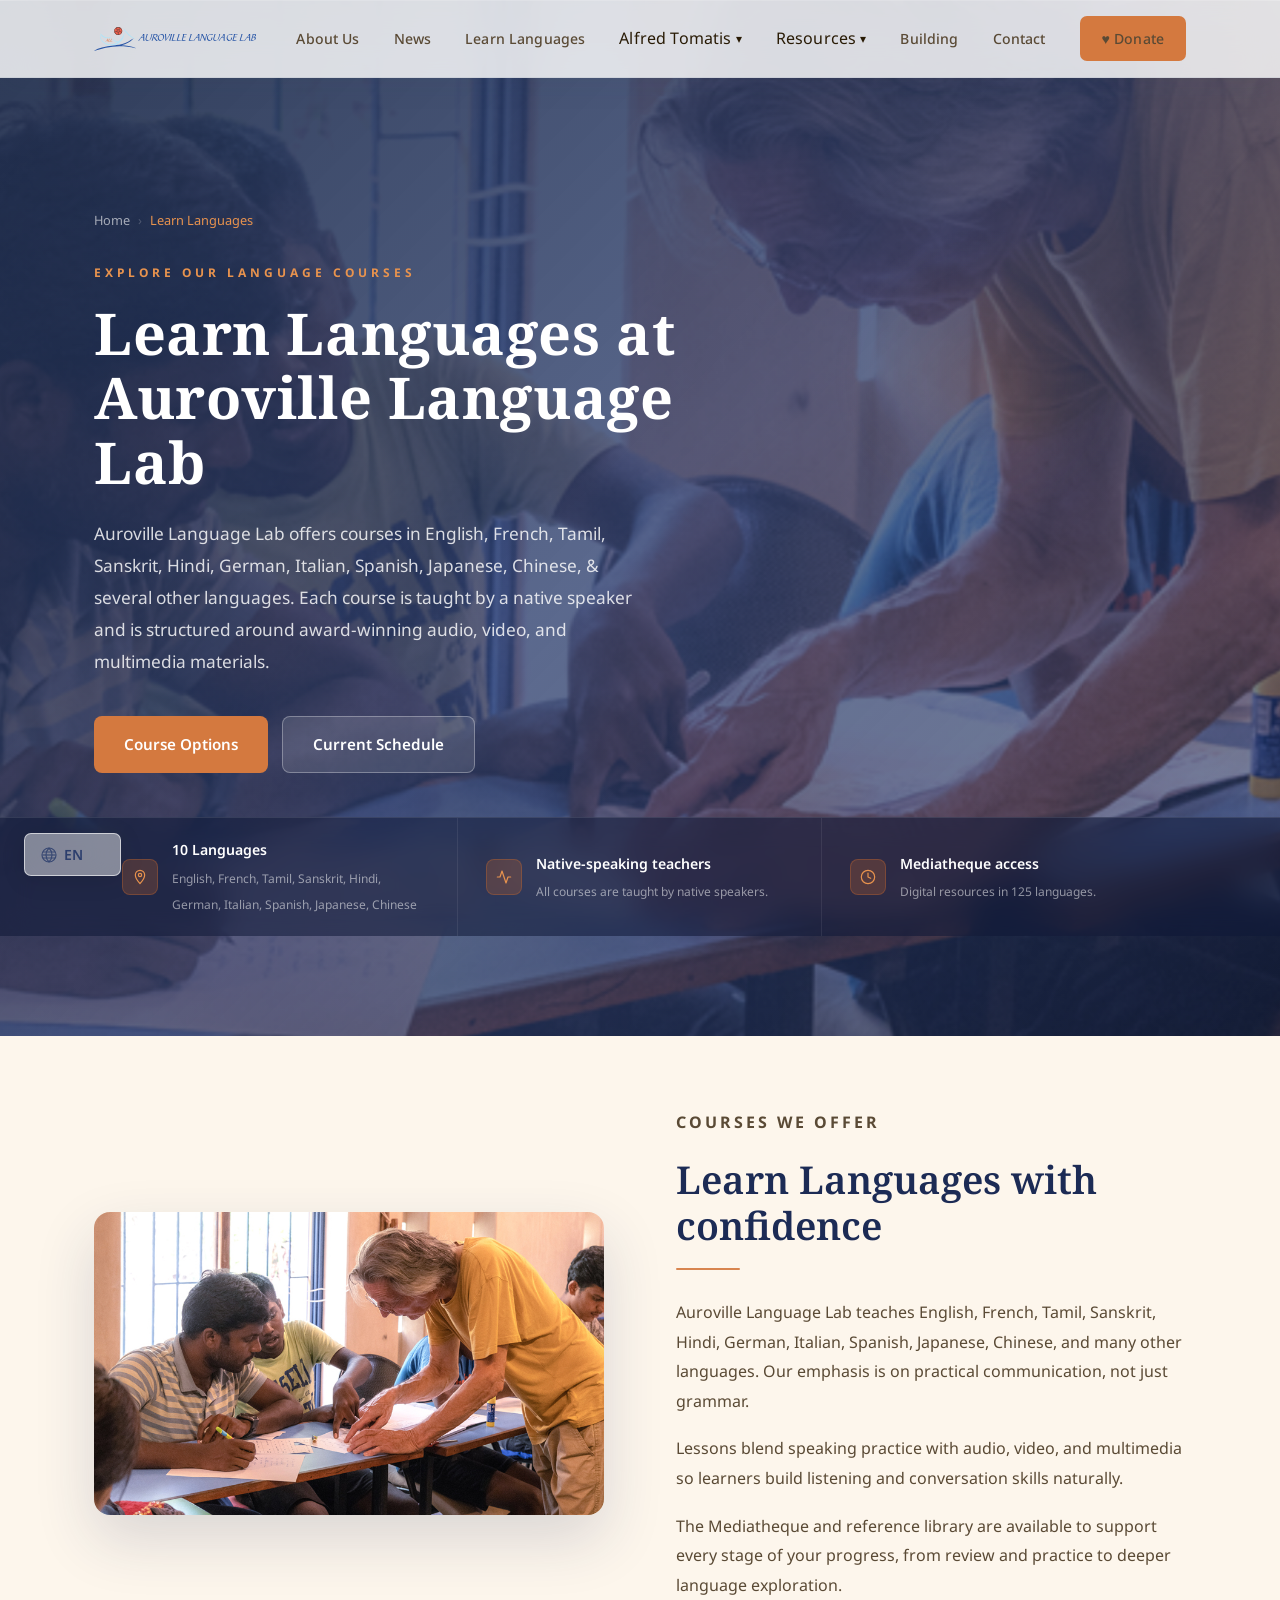
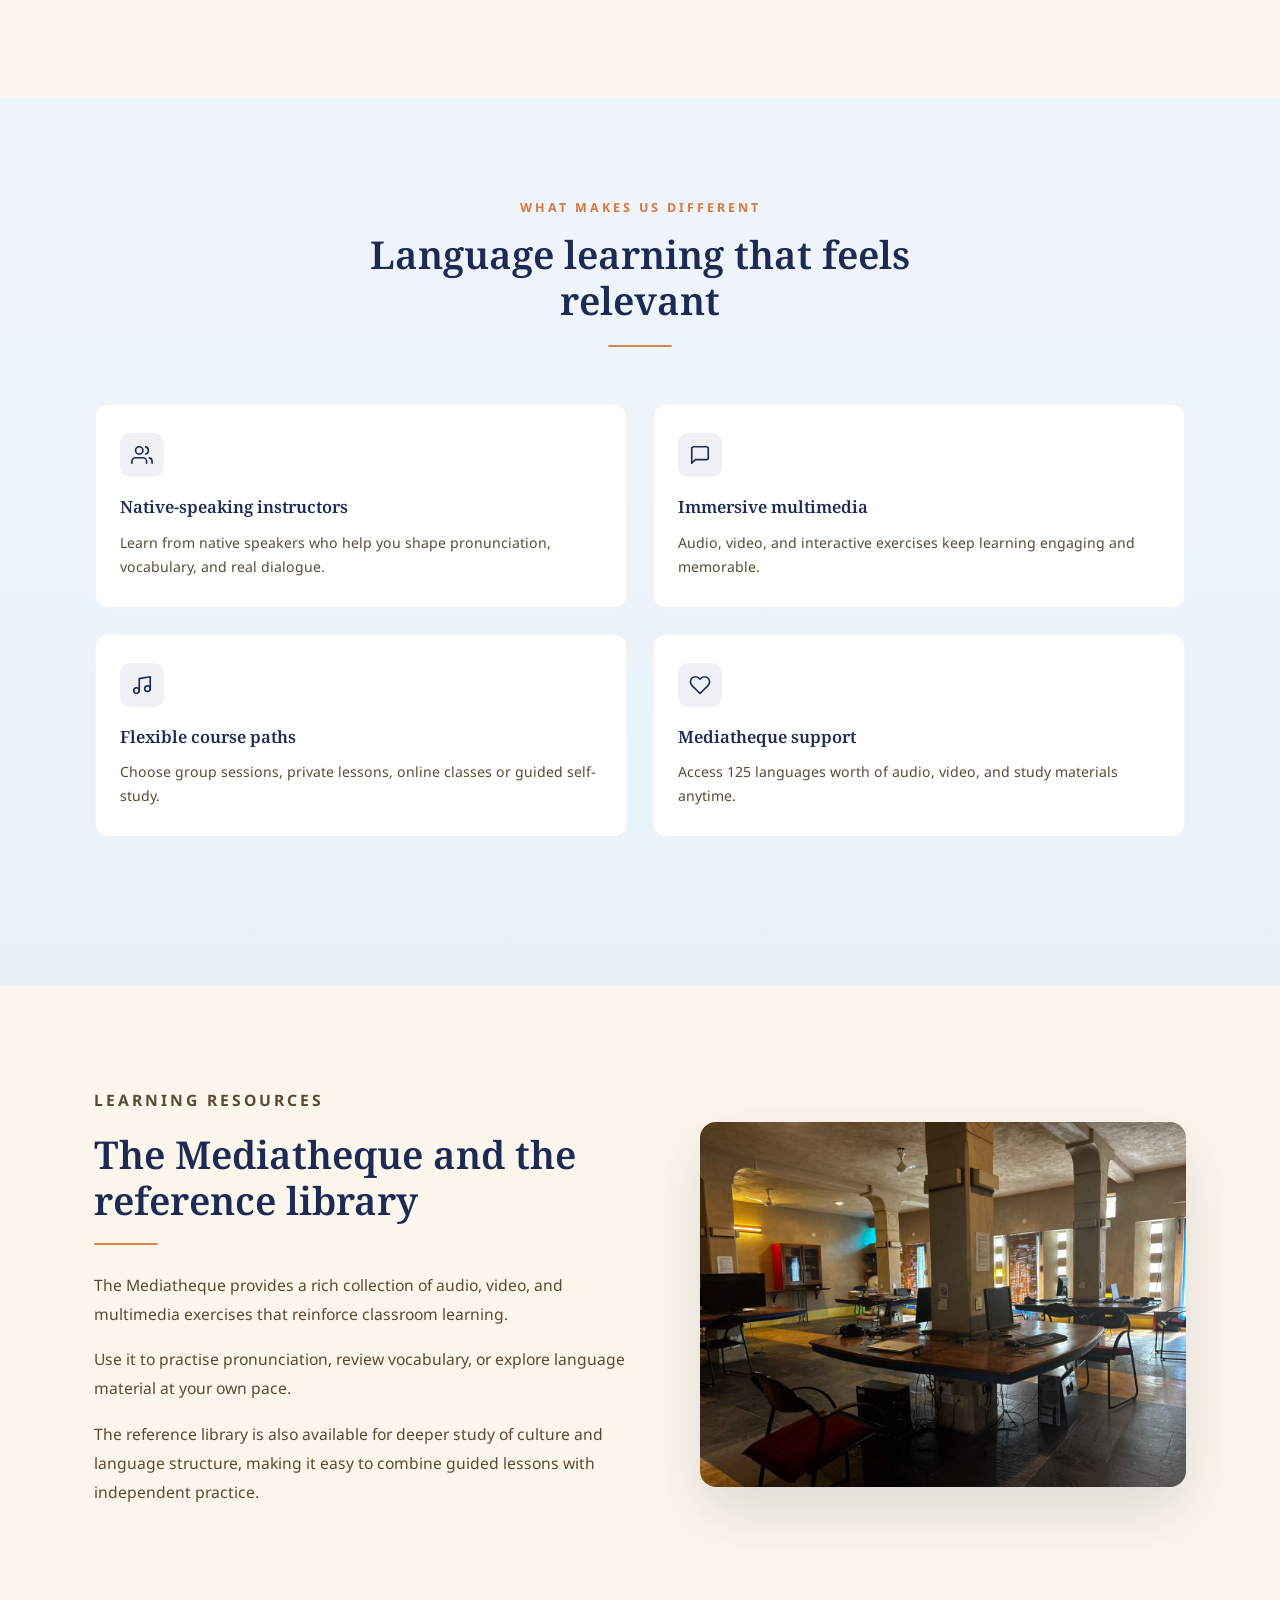
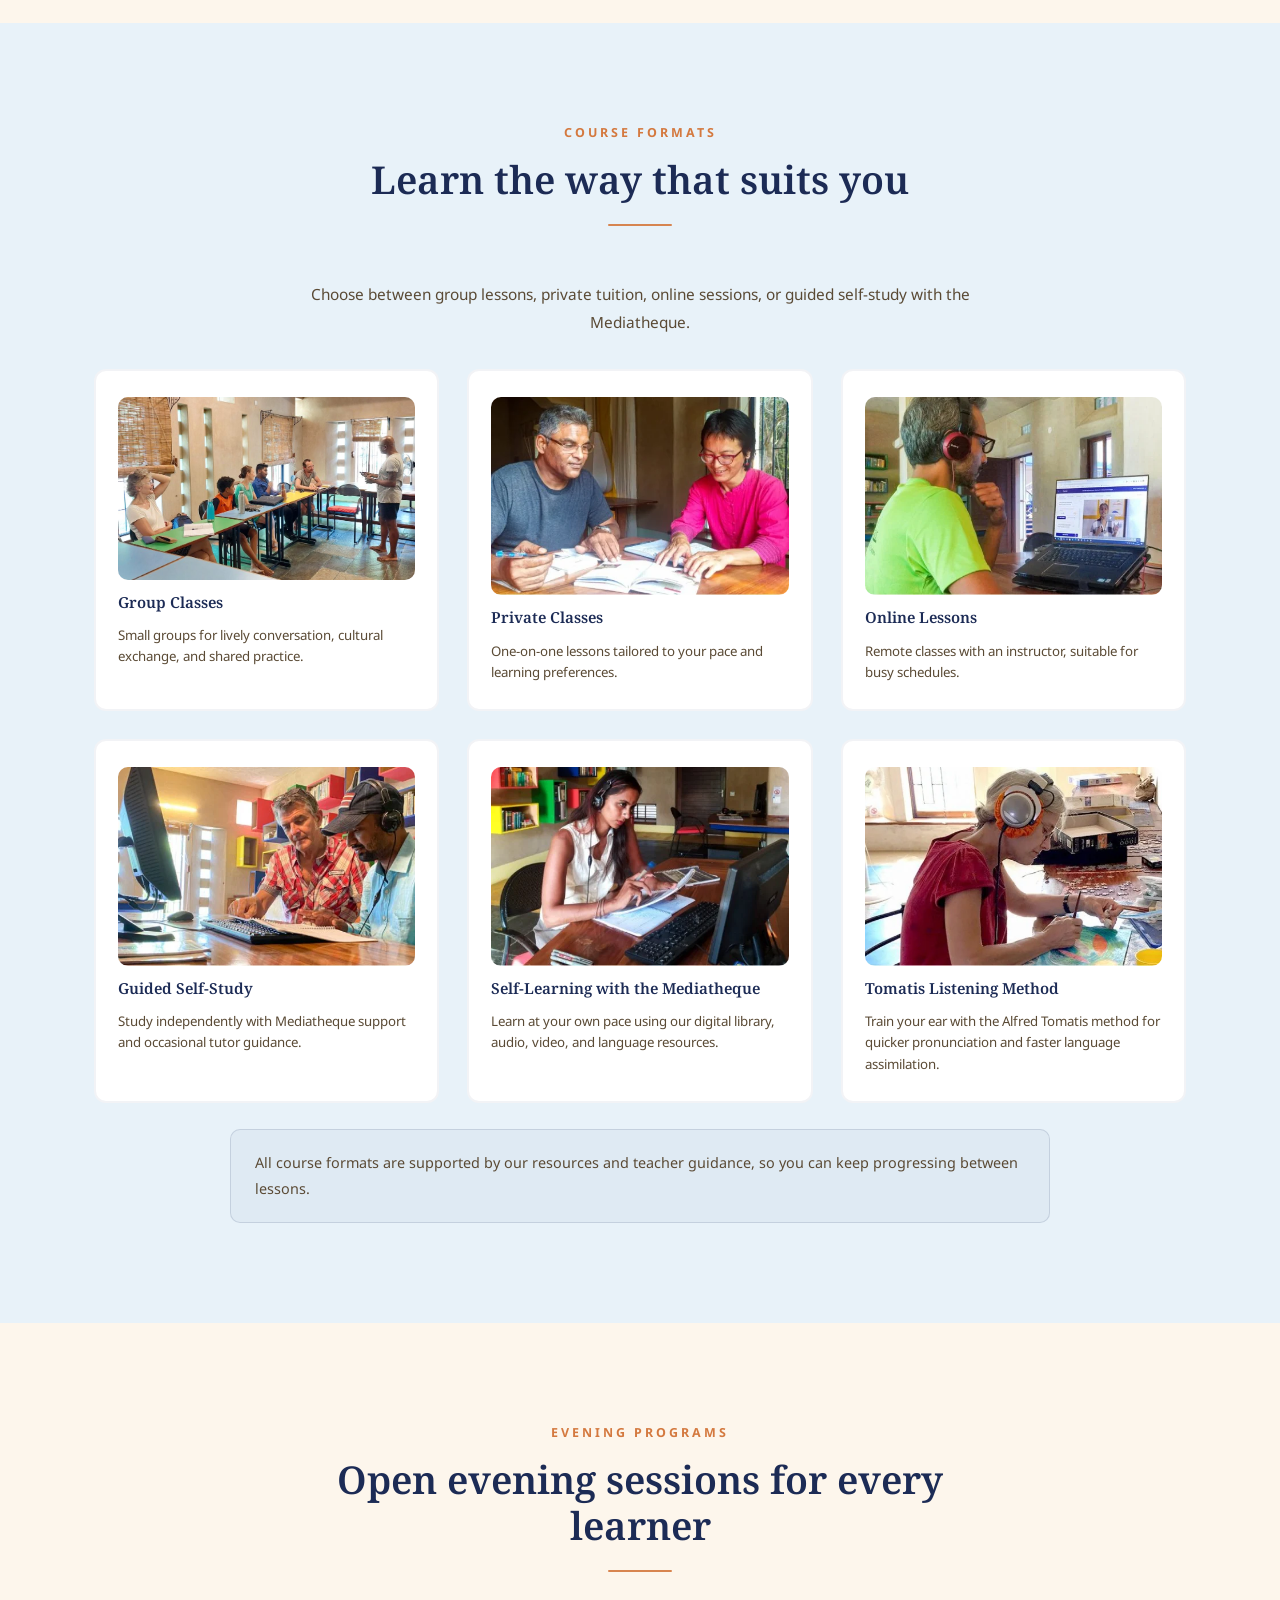
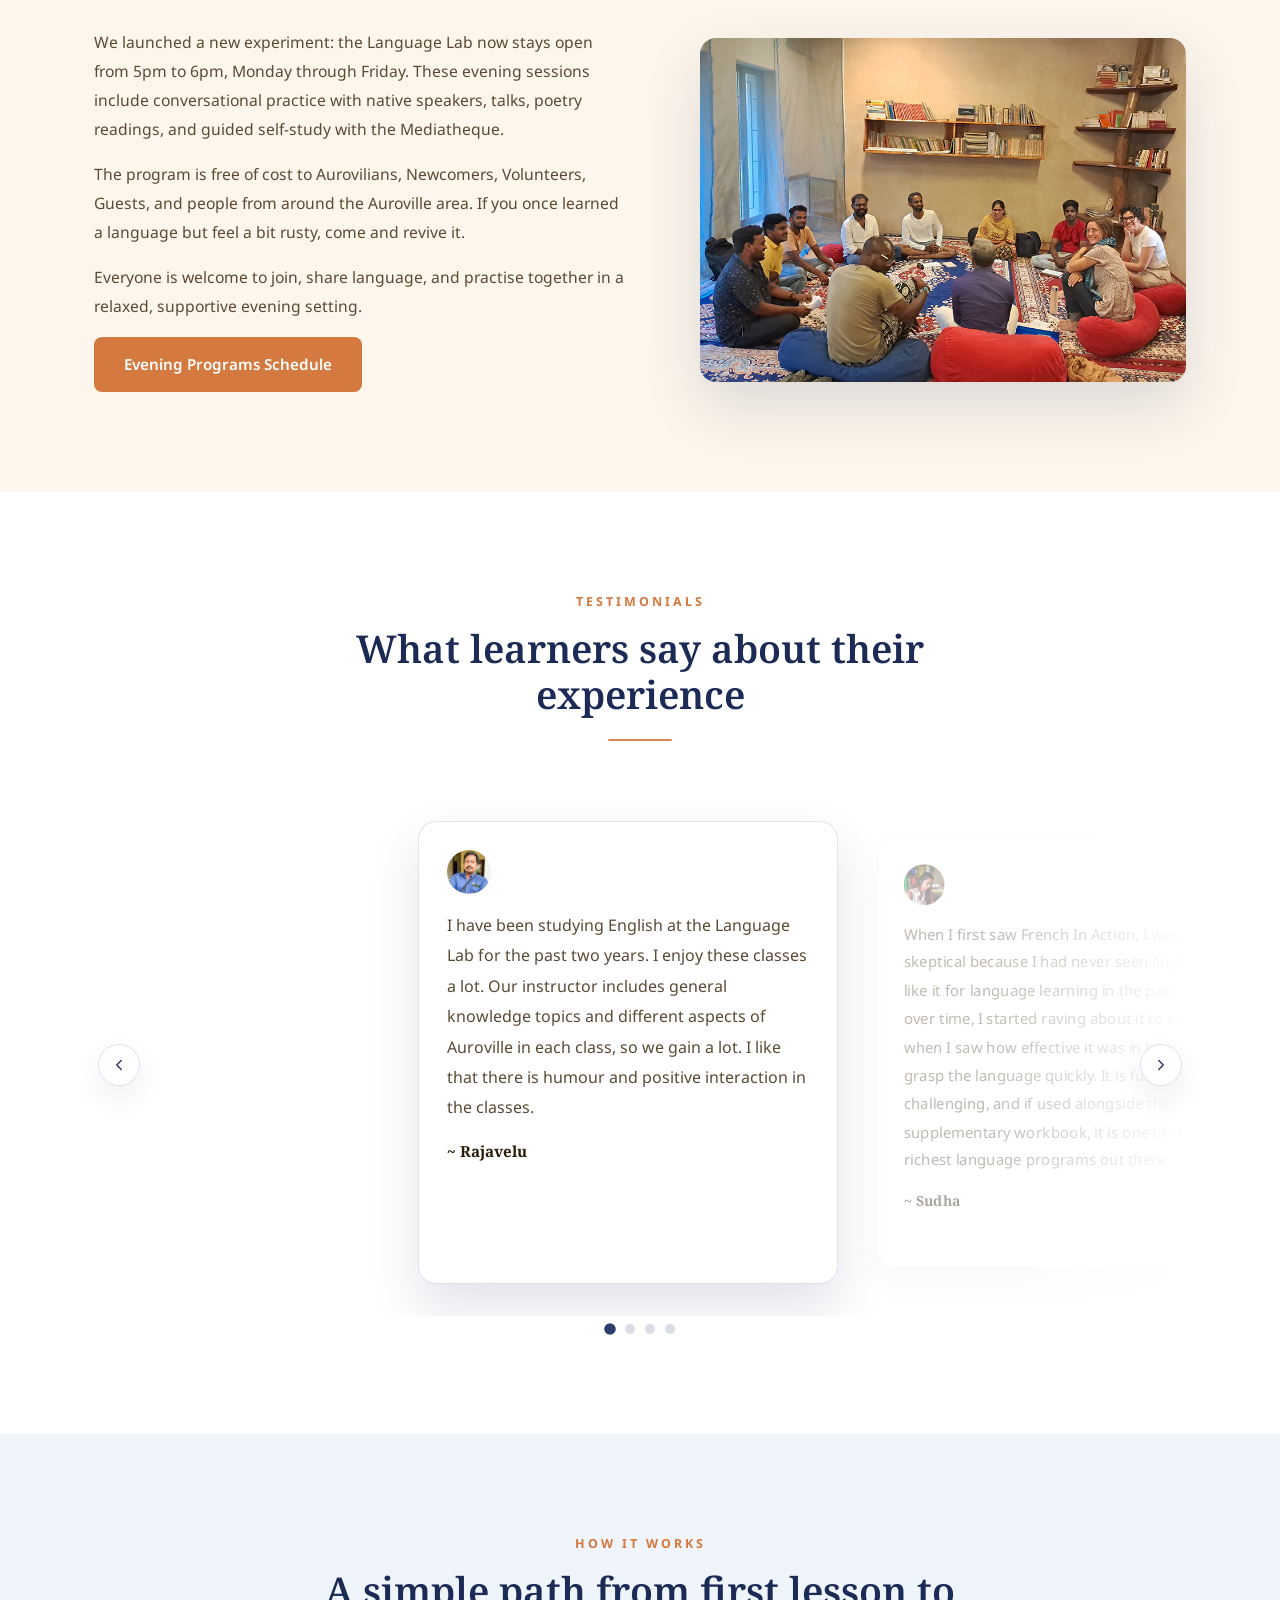
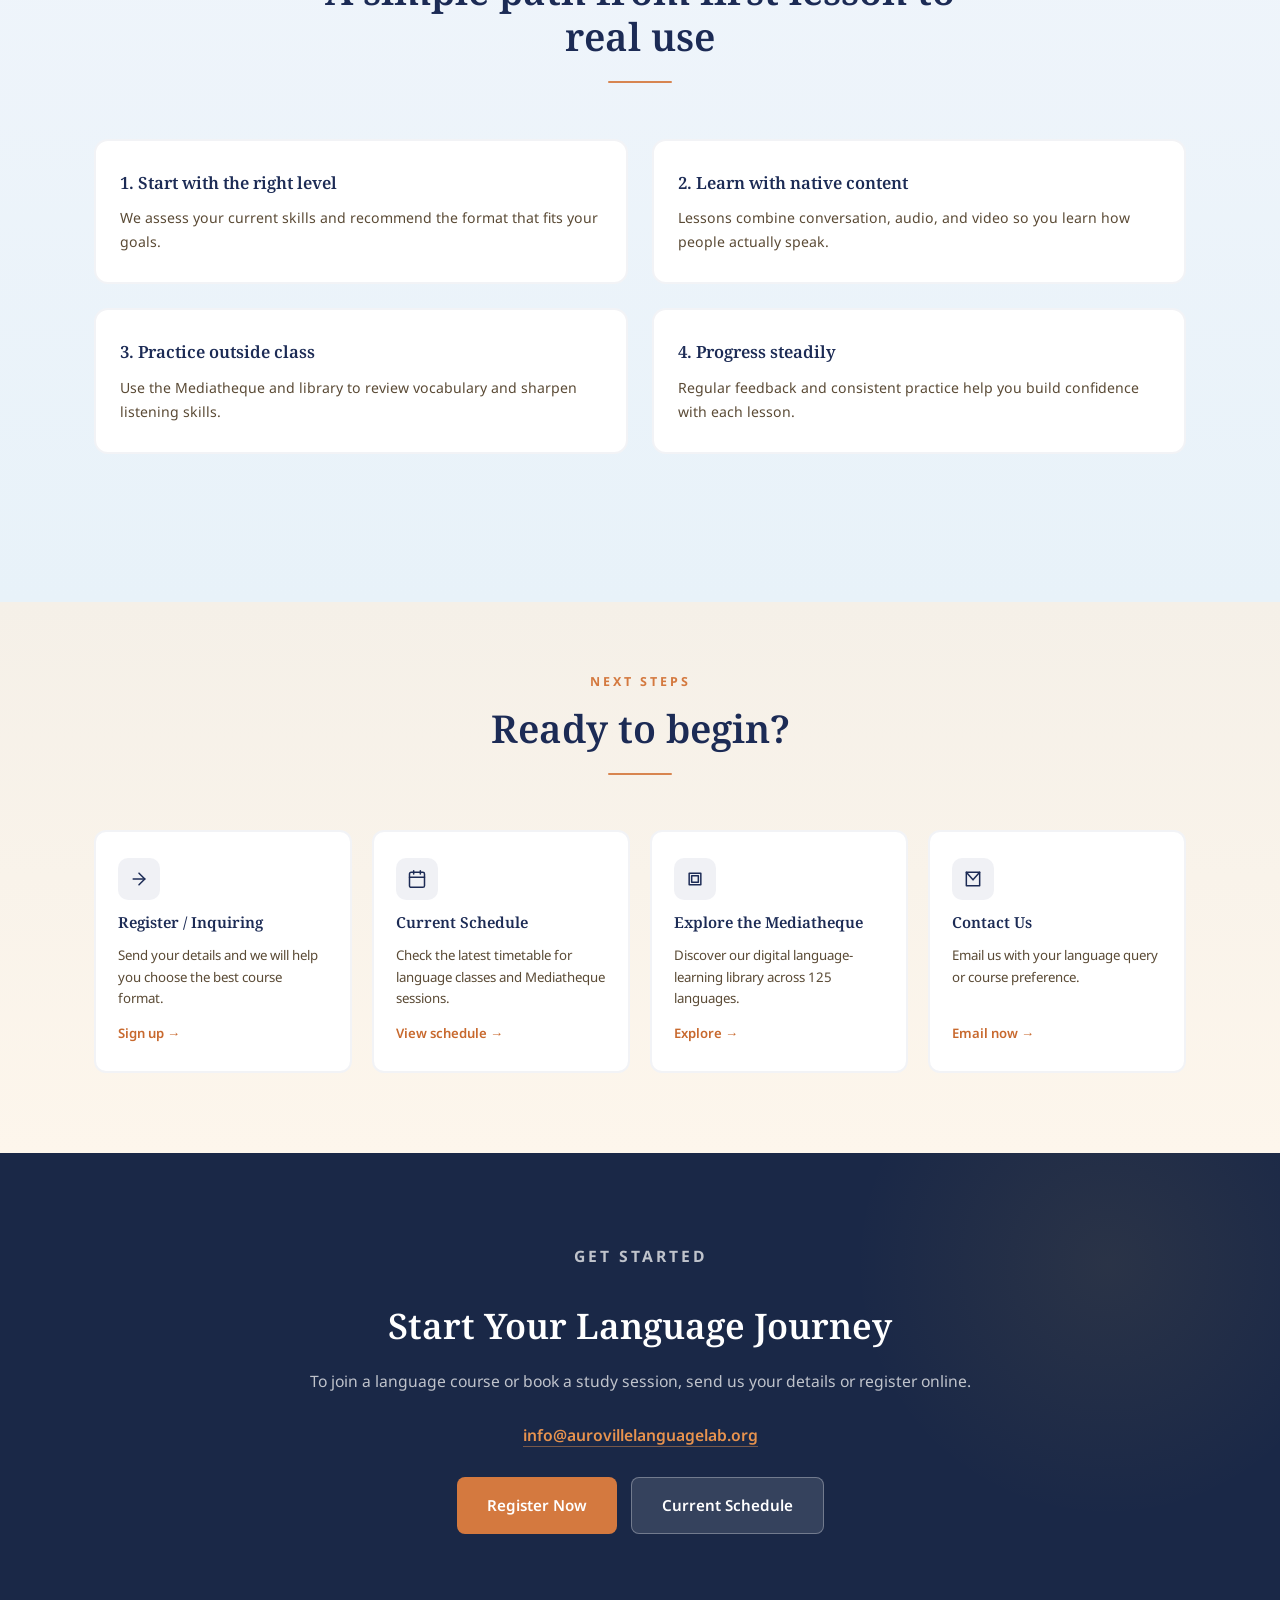
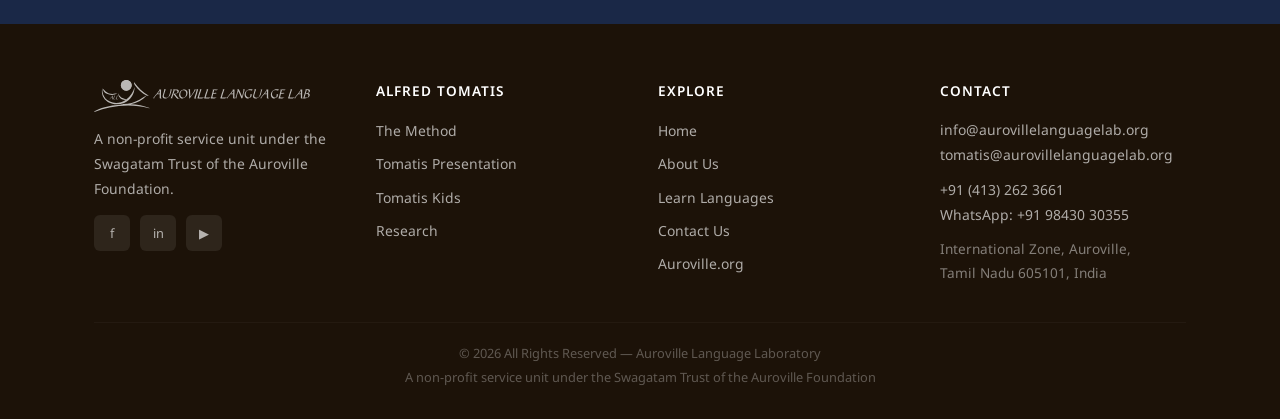
<file: languages.html>
<!doctype html>
<html lang="en">
  <head>
    <meta charset="UTF-8" />
    <meta name="viewport" content="width=device-width, initial-scale=1.0" />
    <title>Learn Languages - Auroville Language Lab</title>
    <meta
      name="description"
      content="Auroville Language Lab offers courses in English, French, Tamil, Sanskrit, Hindi, German, Italian, Spanish, Japanese, Chinese, & several other languages, taught by native speakers with audio, video, and multimedia support."
    />
    <link rel="preconnect" href="https://fonts.googleapis.com" />
    <link rel="preconnect" href="https://fonts.gstatic.com" crossorigin />
    <link
      href="https://fonts.googleapis.com/css2?family=Noto+Sans:wght@300;400;500;600;700&family=Noto+Serif:ital,wght@0,400;0,500;0,600;0,700;1,400;1,500&display=swap"
      rel="stylesheet"
    />
    <link rel="stylesheet" href="styles.css" />
  </head>
  <body class="page-languages">
    <div class="mobile-overlay" id="mobileOverlay"></div>

    <div class="mobile-menu" id="mobileMenu">
      <ul>
        <li>
          <a href="about.html">About Us</a>
        </li>
        <li><a href="news.html">News</a></li>
        <li>
          <a href="languages.html">Learn Languages</a>
        </li>
        <li>
          <a href="#">Alfred Tomatis</a>
          <ul>
            <li><a href="tomatis.html">The Method</a></li>
            <li>
              <a href="https://aurovillelanguagelab.org/tomatis-presentation/"
                >Tomatis Presentation</a
              >
            </li>
            <li>
              <a href="https://aurovillelanguagelab.org/tomatis-kids/"
                >Tomatis Kids</a
              >
            </li>
          </ul>
        </li>
        <li>
          <a href="#">Resources</a>
          <ul>
            <li>
              <a href="https://aurovillelanguagelab.org/languages/"
                >Learn Site</a
              >
            </li>
            <li>
              <a href="https://aurovillelanguagelab.org/mediatheque/"
                >Mediatheque</a
              >
            </li>
            <li>
              <a href="https://aurovillelanguagelab.org/research/">Research</a>
            </li>
            <li><a href="https://aurovillelanguagelab.org/talks/">Talks</a></li>
          </ul>
        </li>
        <li>
          <a href="building.html">Building</a>
        </li>
        <li>
          <a href="contact.html">Contact</a>
        </li>
        <li>
          <a
            href="donation.html"
            class="btn btn--accent"
            style="text-align: center; margin-top: 8px"
            >&#9829; Donate</a
          >
        </li>
      </ul>
    </div>

    <!-- NAV -->
    <nav class="nav" role="navigation" aria-label="Main navigation">
      <div class="container nav__inner">
        <a
          href="index.html"
          class="nav__logo"
          aria-label="Auroville Language Lab home"
        >
          <img
            src="files/auroville-language-lab-logo.svg"
            alt="Auroville Language Lab"
          />
        </a>
        <ul class="nav__links">
          <li>
            <a href="about.html">About Us</a>
          </li>
          <li><a href="news.html">News</a></li>
          <li>
            <a href="languages.html">Learn Languages</a>
          </li>
          <li class="nav__item--dropdown">
            <button
              class="nav__link--button"
              type="button"
              aria-expanded="false"
            >
              Alfred Tomatis
              <span class="nav__caret" aria-hidden="true">&#9662;</span>
            </button>
            <ul class="nav__dropdown">
              <li><a href="tomatis.html">The Method</a></li>
              <li>
                <a href="https://aurovillelanguagelab.org/tomatis-presentation/"
                  >Tomatis Presentation</a
                >
              </li>
              <li>
                <a href="https://aurovillelanguagelab.org/tomatis-kids/"
                  >Tomatis Kids</a
                >
              </li>
            </ul>
          </li>
          <li class="nav__item--dropdown">
            <button
              class="nav__link--button"
              type="button"
              aria-expanded="false"
            >
              Resources <span class="nav__caret" aria-hidden="true">&#9662;</span>
            </button>
            <ul class="nav__dropdown">
              <li>
                <a href="https://aurovillelanguagelab.org/languages/"
                  >Learn Site</a
                >
              </li>
              <li>
                <a href="https://aurovillelanguagelab.org/mediatheque/"
                  >Mediatheque</a
                >
              </li>
              <li>
                <a href="https://aurovillelanguagelab.org/research/"
                  >Research</a
                >
              </li>
              <li>
                <a href="https://aurovillelanguagelab.org/talks/">Talks</a>
              </li>
            </ul>
          </li>
          <li>
            <a href="building.html"
              >Building</a
            >
          </li>
          <li>
            <a href="contact.html">Contact</a>
          </li>
          <li>
            <a
              href="donation.html"
              class="btn btn--accent"
              >&#9829; Donate</a
            >
          </li>
        </ul>
        <button
          class="nav__hamburger"
          id="hamburger"
          aria-label="Open menu"
          aria-expanded="false"
        >
          <span></span><span></span><span></span>
        </button>
      </div>
    </nav>
    <!-- MODAL -->
    <div class="modal-overlay" id="modalOverlay">
      <div class="modal-container">
        <button
          class="close-btn"
          id="closeModalBtn"
          aria-label="Close schedule modal"
        >
          ?
        </button>
        <div class="modal-body">
          <h2 class="modal-title">Current Schedule</h2>
        </div>
        <img
          src="files/schedule.png"
          alt="Course schedule"
          class="modal-image"
        />
        <div class="modal-body">
          <h3 class="modal-title">Reminder about our free Evening Programs</h3>
          <p class="modal-text">
            The evening conversation sessions are a chance for everyone to
            practice speaking with native speakers and offer their time. Barring
            indicated exceptions, these sessions usually happen weekdays from
            5?6 pm as follows:
          </p>
          <ul
            class="modal-text"
            style="padding-left: 1.1rem; margin-bottom: 18px"
          >
            <li>
              Mondays: French with Isabelle (1st, 3rd and 5th week of the
              month)? with Coco and Gaspard (2nd and 4th week of the month) 5?6
              pm
            </li>
            <li>
              Wednesdays &amp; Thursdays: Sanskrit chanting with Remesh
              5:30?6:30 pm
            </li>
          </ul>
        </div>
      </div>
    </div>
    <!-- ===== HERO ===== -->
    <section class="hero" aria-label="Learn Languages">
      <div class="hero__bg" aria-hidden="true"></div>
      <!-- Text content -->
      <div class="hero__body">
        <div class="container">
          <ol class="hero__breadcrumb" aria-label="Breadcrumb">
            <li><a href="index.html">Home</a></li>
            <li class="hero__breadcrumb-sep" aria-hidden="true">&rsaquo;</li>
            <li class="hero__breadcrumb-current" aria-current="page">
              Learn Languages
            </li>
          </ol>
          <div class="hero__inner">
            <p class="hero__label">Explore Our Language Courses</p>
            <h1 class="hero__title">
              Learn Languages at Auroville Language Lab
            </h1>
            <p class="hero__subtitle">
              Auroville Language Lab offers courses in English, French, Tamil,
              Sanskrit, Hindi, German, Italian, Spanish, Japanese, Chinese,
              &amp; several other languages. Each course is taught by a native
              speaker and is structured around award-winning audio, video, and
              multimedia materials.
            </p>
            <div class="hero__ctas">
              <a href="#programs" class="btn btn--accent btn--large">
                Course Options
              </a>
              <a
                href="#"
                class="btn btn--glass btn--large"
                id="openModalBtn"
                aria-controls="modalOverlay"
                >Current Schedule</a
              >
            </div>
          </div>
        </div>
      </div>

      <!-- Stat bar ? pinned to bottom edge of hero -->
      <div class="hero__statbar" aria-label="Key facts">
        <div class="container hero__statbar-inner">
          <div class="hero__stat">
            <div class="hero__stat-icon" aria-hidden="true">
              <svg viewBox="0 0 24 24">
                <path
                  d="M12 2C8.13 2 5 5.13 5 9c0 5.25 7 13 7 13s7-7.75 7-13c0-3.87-3.13-7-7-7zm0 9.5c-1.38 0-2.5-1.12-2.5-2.5s1.12-2.5 2.5-2.5 2.5 1.12 2.5 2.5-1.12 2.5-2.5 2.5z"
                />
              </svg>
            </div>
            <div class="hero__stat-text">
              <strong>10 Languages</strong>
              <span
                >English, French, Tamil, Sanskrit, Hindi, German, Italian,
                Spanish, Japanese, Chinese</span
              >
            </div>
          </div>
          <div class="hero__stat">
            <div class="hero__stat-icon" aria-hidden="true">
              <svg viewBox="0 0 24 24">
                <polyline points="22 12 18 12 15 21 9 3 6 12 2 12" />
              </svg>
            </div>
            <div class="hero__stat-text">
              <strong>Native-speaking teachers</strong>
              <span>All courses are taught by native speakers.</span>
            </div>
          </div>
          <div class="hero__stat">
            <div class="hero__stat-icon" aria-hidden="true">
              <svg viewBox="0 0 24 24">
                <circle cx="12" cy="12" r="10" />
                <polyline points="12 6 12 12 16 14" />
              </svg>
            </div>
            <div class="hero__stat-text">
              <strong>Mediatheque access</strong>
              <span>Digital resources in 125 languages.</span>
            </div>
          </div>
        </div>
      </div>
    </section>

    <!-- ===== ABOUT ===== -->
    <section class="intro" id="about" aria-labelledby="intro-title">
      <div class="container">
        <div class="intro__grid reveal">
          <div class="intro__image-wrap">
            <img
              src="files/auroville-language-lab-language-picture-1.jpg"
              alt="Language study at Auroville Language Lab"
              loading="lazy"
            />
          </div>
          <div class="intro__content">
            <div class="section-header">
              <p class="section-header__label">Courses we offer</p>
              <h2 class="section-header__title" id="intro-title">
                Learn Languages with confidence
              </h2>
            </div>
            <p>
              Auroville Language Lab teaches English, French, Tamil, Sanskrit,
              Hindi, German, Italian, Spanish, Japanese, Chinese, and many other
              languages. Our emphasis is on practical communication, not just
              grammar.
            </p>
            <p>
              Lessons blend speaking practice with audio, video, and multimedia
              so learners build listening and conversation skills naturally.
            </p>
            <p>
              The Mediatheque and reference library are available to support
              every stage of your progress, from review and practice to deeper
              language exploration.
            </p>
          </div>
        </div>
      </div>
    </section>

    <!-- ===== WHY CHOOSE US ===== -->
    <section class="benefits" id="benefits" aria-labelledby="benefits-title">
      <div class="container">
        <div class="section-header reveal">
          <p class="section-header__label">What makes us different</p>
          <h2 class="section-header__title" id="benefits-title">
            Language learning that feels relevant
          </h2>
        </div>
        <div class="benefits__grid">
          <div class="benefit-card reveal">
            <div class="benefit-card__icon" aria-hidden="true">
              <svg viewBox="0 0 24 24">
                <path d="M17 21v-2a4 4 0 0 0-4-4H5a4 4 0 0 0-4 4v2" />
                <circle cx="9" cy="7" r="4" />
                <path d="M23 21v-2a4 4 0 0 0-3-3.87" />
                <path d="M16 3.13a4 4 0 0 1 0 7.75" />
              </svg>
            </div>
            <h3 class="benefit-card__title">Native-speaking instructors</h3>
            <p class="benefit-card__desc">
              Learn from native speakers who help you shape pronunciation,
              vocabulary, and real dialogue.
            </p>
          </div>
          <div class="benefit-card reveal">
            <div class="benefit-card__icon" aria-hidden="true">
              <svg viewBox="0 0 24 24">
                <path
                  d="M21 15a2 2 0 0 1-2 2H7l-4 4V5a2 2 0 0 1 2-2h14a2 2 0 0 1 2 2z"
                />
              </svg>
            </div>
            <h3 class="benefit-card__title">Immersive multimedia</h3>
            <p class="benefit-card__desc">
              Audio, video, and interactive exercises keep learning engaging and
              memorable.
            </p>
          </div>
          <div class="benefit-card reveal">
            <div class="benefit-card__icon" aria-hidden="true">
              <svg viewBox="0 0 24 24">
                <path d="M9 18V5l12-2v13" />
                <circle cx="6" cy="18" r="3" />
                <circle cx="18" cy="16" r="3" />
              </svg>
            </div>
            <h3 class="benefit-card__title">Flexible course paths</h3>
            <p class="benefit-card__desc">
              Choose group sessions, private lessons, online classes or guided
              self-study.
            </p>
          </div>
          <div class="benefit-card reveal">
            <div class="benefit-card__icon" aria-hidden="true">
              <svg viewBox="0 0 24 24">
                <path
                  d="M20.84 4.61a5.5 5.5 0 0 0-7.78 0L12 5.67l-1.06-1.06a5.5 5.5 0 0 0-7.78 7.78l1.06 1.06L12 21.23l7.78-7.78 1.06-1.06a5.5 5.5 0 0 0 0-7.78z"
                />
              </svg>
            </div>
            <h3 class="benefit-card__title">Mediatheque support</h3>
            <p class="benefit-card__desc">
              Access 125 languages worth of audio, video, and study materials
              anytime.
            </p>
          </div>
        </div>
      </div>
    </section>

    <!-- ===== LEARNING RESOURCES ===== -->
    <section class="doctor" id="story" aria-labelledby="doctor-title">
      <div class="container">
        <div class="doctor__grid">
          <div class="doctor__content reveal">
            <div class="section-header">
              <p class="section-header__label">Learning resources</p>
              <h2 class="section-header__title" id="doctor-title">
                The Mediatheque and the reference library
              </h2>
            </div>
            <p>
              The Mediatheque provides a rich collection of audio, video, and
              multimedia exercises that reinforce classroom learning.
            </p>
            <p>
              Use it to practise pronunciation, review vocabulary, or explore
              language material at your own pace.
            </p>
            <p>
              The reference library is also available for deeper study of
              culture and language structure, making it easy to combine guided
              lessons with independent practice.
            </p>
          </div>
          <div class="doctor__photo-wrap reveal">
            <img
              src="files/medatheque.png"
              alt="Language study resources at Auroville Language Lab"
              loading="lazy"
            />
          </div>
        </div>
      </div>
    </section>

    <!-- ===== COURSE FORMATS ===== -->
    <section class="programs" id="programs" aria-labelledby="programs-title">
      <div class="container">
        <div class="section-header reveal">
          <p class="section-header__label">Course formats</p>
          <h2 class="section-header__title" id="programs-title">
            Learn the way that suits you
          </h2>
        </div>
        <p class="programs__note reveal">
          Choose between group lessons, private tuition, online sessions, or
          guided self-study with the Mediatheque.
        </p>
        <div class="resources__grid reveal">
          <article class="resource-card">
            <img
              src="files/Group-Classroom-qqswvnaj75ddfyiwhbxsng7ruct9v2cztnlz7jqxvm.jpg"
              alt="Group classroom at Auroville Language Lab"
            />
            <div class="resource-card__title">Group Classes</div>
            <p class="resource-card__desc">
              Small groups for lively conversation, cultural exchange, and
              shared practice.
            </p>
          </article>
          <article class="resource-card">
            <img
              src="files/auroville-language-lab-language-pvt-coures-1-1.webp"
              alt="Private language class at Auroville Language Lab"
            />
            <div class="resource-card__title">Private Classes</div>
            <p class="resource-card__desc">
              One-on-one lessons tailored to your pace and learning preferences.
            </p>
          </article>
          <article class="resource-card">
            <img
              src="files/auroville-language-lab-language-online-coures-1-1.webp"
              alt="Online language learning at Auroville Language Lab"
            />
            <div class="resource-card__title">Online Lessons</div>
            <p class="resource-card__desc">
              Remote classes with an instructor, suitable for busy schedules.
            </p>
          </article>
          <article class="resource-card">
            <img
              src="files/auroville-language-lab-language-guided-coures-1-1.webp"
              alt="Guided study with the Mediatheque"
            />
            <div class="resource-card__title">Guided Self-Study</div>
            <p class="resource-card__desc">
              Study independently with Mediatheque support and occasional tutor
              guidance.
            </p>
          </article>
          <article class="resource-card">
            <img
              src="files/auroville-language-lab-language-self-learning-coures-1-1.webp"
              alt="Self-learning with the Mediatheque"
            />
            <div class="resource-card__title">
              Self-Learning with the Mediatheque
            </div>
            <p class="resource-card__desc">
              Learn at your own pace using our digital library, audio, video,
              and language resources.
            </p>
          </article>
          <article class="resource-card">
            <img
              src="files/auroville-language-lab-language-assimilate-coures-1.webp"
              alt="Tomatis listening method"
            />
            <div class="resource-card__title">Tomatis Listening Method</div>
            <p class="resource-card__desc">
              Train your ear with the Alfred Tomatis method for quicker
              pronunciation and faster language assimilation.
            </p>
          </article>
        </div>
        <br />
        <div class="programs__info-box reveal">
          All course formats are supported by our resources and teacher
          guidance, so you can keep progressing between lessons.
        </div>
      </div>
    </section>

    <!-- ===== EVENING PROGRAMS ===== -->
    <section class="doctor" id="evening" aria-labelledby="evening-title">
      <div class="container">
        <div class="section-header reveal">
          <p class="section-header__label">Evening Programs</p>
          <h2 class="section-header__title" id="evening-title">
            Open evening sessions for every learner
          </h2>
        </div>
        <div class="doctor__grid">
          <div class="doctor__content reveal">
            <p>
              We launched a new experiment: the Language Lab now stays open from
              5pm to 6pm, Monday through Friday. These evening sessions include
              conversational practice with native speakers, talks, poetry
              readings, and guided self-study with the Mediatheque.
            </p>
            <p>
              The program is free of cost to Aurovilians, Newcomers, Volunteers,
              Guests, and people from around the Auroville area. If you once
              learned a language but feel a bit rusty, come and revive it.
            </p>
            <p>
              Everyone is welcome to join, share language, and practise together
              in a relaxed, supportive evening setting.
            </p>
            <a
              href="https://aurovillelanguagelab.org/evening-programs-schedule/"
              target="_blank"
              rel="noopener noreferrer"
              class="btn btn--accent btn--large"
            >
              Evening Programs Schedule
            </a>
          </div>
          <div class="doctor__photo-wrap reveal">
            <img
              src="files/Evening-Programs.png"
              alt="Evening Programs at Auroville Language Lab"
              loading="lazy"
            />
          </div>
        </div>
      </div>
    </section>

    <!-- ===== TESTIMONIALS ===== -->
    <section class="testimonials" aria-labelledby="testimonials-title">
      <div class="container">
        <div class="section-header reveal">
          <p class="section-header__label">Testimonials</p>
          <h2 class="section-header__title" id="testimonials-title">
            What learners say about their experience
          </h2>
        </div>
        <div class="testimonial-slider-wrap reveal">
          <div class="testimonial-slider">
            <div class="testimonial-track">
              <article class="testimonial-card">
                <div class="testimonial-card__avatar">
                  <img src="files/image25.jpg" alt="Rajavelu" />
                </div>
                <p class="testimonial-card__text">
                  I have been studying English at the Language Lab for the past
                  two years. I enjoy these classes a lot. Our instructor
                  includes general knowledge topics and different aspects of
                  Auroville in each class, so we gain a lot. I like that there
                  is humour and positive interaction in the classes.
                </p>
                <p class="testimonial-card__name">~ Rajavelu</p>
              </article>
              <article class="testimonial-card">
                <div class="testimonial-card__avatar">
                  <img src="files/image4.jpg" alt="Sudha" />
                </div>
                <p class="testimonial-card__text">
                  When I first saw French In Action, I was skeptical because I
                  had never seen anything like it for language learning in the
                  past. But over time, I started raving about it to everyone
                  when I saw how effective it was in helping me grasp the
                  language quickly. It is fun and challenging, and if used
                  alongside the supplementary workbook, it is one of the richest
                  language programs out there.
                </p>
                <p class="testimonial-card__name">~ Sudha</p>
              </article>
              <article class="testimonial-card">
                <div class="testimonial-card__avatar">
                  <img src="files/image14.jpg" alt="Philippe" />
                </div>
                <p class="testimonial-card__text">
                  Right in the middle of our beautiful city, a marvelous place
                  of teaching, creativity and therapy emerges thanks to the
                  courage and will of a few pioneers who followed Mothers
                  directives. For me, I see in this institution an example of
                  transcendence in matter. I arrived here by chance, did Tomatis
                  and took English lessons.
                </p>
                <p class="testimonial-card__name">~ Philippe</p>
              </article>
              <article class="testimonial-card">
                <div class="testimonial-card__avatar">
                  <img src="files/image16.jpg" alt="Ramesh" />
                </div>
                <p class="testimonial-card__text">
                  I took the introductory French course at the lab. The program
                  was taught using the Tomatis equipment. It was a wonderful way
                  to learn the basics of the language in a short time. The
                  teaching methodology was especially appealing as it was
                  conducted through freewheeling conversations while sticking to
                  a basic syllabus. The student-teacher ratio was ideal and a
                  lot of personal attention was paid to the needs of each
                  student.
                </p>
                <p class="testimonial-card__name">~ Ramesh</p>
              </article>
            </div>
            <!-- /testimonial-track -->
          </div>
          <div class="testimonial-nav">
            <button
              class="testimonial-button testimonial-button--prev"
              type="button"
              aria-label="Previous testimonial"
            >
              <svg viewBox="0 0 24 24" fill="none" aria-hidden="true">
                <path d="M15 6L9 12L15 18" />
              </svg>
            </button>
            <button
              class="testimonial-button testimonial-button--next"
              type="button"
              aria-label="Next testimonial"
            >
              <svg viewBox="0 0 24 24" fill="none" aria-hidden="true">
                <path d="M9 6L15 12L9 18" />
              </svg>
            </button>
          </div>
          <div
            class="testimonial-dots"
            aria-label="Testimonials navigation"
          ></div>
        </div>
      </div>
    </section>

    <!-- ===== LEARNING PROCESS ===== -->
    <section class="benefits" id="process" aria-labelledby="process-title">
      <div class="container">
        <div class="section-header reveal">
          <p class="section-header__label">How it works</p>
          <h2 class="section-header__title" id="process-title">
            A simple path from first lesson to real use
          </h2>
        </div>
        <div class="benefits__grid">
          <div class="benefit-card reveal">
            <h3 class="benefit-card__title">1. Start with the right level</h3>
            <p class="benefit-card__desc">
              We assess your current skills and recommend the format that fits
              your goals.
            </p>
          </div>
          <div class="benefit-card reveal">
            <h3 class="benefit-card__title">2. Learn with native content</h3>
            <p class="benefit-card__desc">
              Lessons combine conversation, audio, and video so you learn how
              people actually speak.
            </p>
          </div>
          <div class="benefit-card reveal">
            <h3 class="benefit-card__title">3. Practice outside class</h3>
            <p class="benefit-card__desc">
              Use the Mediatheque and library to review vocabulary and sharpen
              listening skills.
            </p>
          </div>
          <div class="benefit-card reveal">
            <h3 class="benefit-card__title">4. Progress steadily</h3>
            <p class="benefit-card__desc">
              Regular feedback and consistent practice help you build confidence
              with each lesson.
            </p>
          </div>
        </div>
      </div>
    </section>

    <!-- ===== RESOURCES ===== -->
    <section class="resources" aria-labelledby="resources-title">
      <div class="container">
        <div class="section-header reveal">
          <p class="section-header__label">Next Steps</p>
          <h2 class="section-header__title" id="resources-title">
            Ready to begin?
          </h2>
        </div>
        <div class="resources__grid">
          <a
            href="https://aurovillelanguagelab.org/registration/"
            class="resource-card reveal"
            target="_blank"
            rel="noopener"
          >
            <div class="resource-card__icon" aria-hidden="true">
              <svg viewBox="0 0 24 24">
                <path d="M5 12h14" />
                <path d="M12 5l7 7-7 7" />
              </svg>
            </div>
            <div class="resource-card__title">Register / Inquiring</div>
            <p class="resource-card__desc">
              Send your details and we will help you choose the best course
              format.
            </p>
            <span class="resource-card__link">Sign up &rarr;</span>
          </a>
          <a
            href="https://aurovillelanguagelab.org/current-schedule/"
            class="resource-card reveal"
            target="_blank"
            rel="noopener"
          >
            <div class="resource-card__icon" aria-hidden="true">
              <svg viewBox="0 0 24 24">
                <rect x="3" y="4" width="18" height="18" rx="2" />
                <line x1="16" y1="2" x2="16" y2="6" />
                <line x1="8" y1="2" x2="8" y2="6" />
                <line x1="3" y1="10" x2="21" y2="10" />
              </svg>
            </div>
            <div class="resource-card__title">Current Schedule</div>
            <p class="resource-card__desc">
              Check the latest timetable for language classes and Mediatheque
              sessions.
            </p>
            <span class="resource-card__link">View schedule &rarr;</span>
          </a>
          <a
            href="https://aurovillelanguagelab.org/mediatheque/"
            class="resource-card reveal"
            target="_blank"
            rel="noopener"
          >
            <div class="resource-card__icon" aria-hidden="true">
              <svg viewBox="0 0 24 24">
                <path d="M5 5h14v14H5z" />
                <path d="M8 8h8v8H8z" />
              </svg>
            </div>
            <div class="resource-card__title">Explore the Mediatheque</div>
            <p class="resource-card__desc">
              Discover our digital language-learning library across 125
              languages.
            </p>
            <span class="resource-card__link">Explore &rarr;</span>
          </a>
          <a
            href="mailto:info@aurovillelanguagelab.org"
            class="resource-card reveal"
          >
            <div class="resource-card__icon" aria-hidden="true">
              <svg viewBox="0 0 24 24">
                <path d="M4 4h16v16H4z" />
                <polyline points="4 4 12 13 20 4" />
              </svg>
            </div>
            <div class="resource-card__title">Contact Us</div>
            <p class="resource-card__desc">
              Email us with your language query or course preference.
            </p>
            <span class="resource-card__link">Email now &rarr;</span>
          </a>
        </div>
      </div>
    </section>

    <!-- ===== CTA ===== -->
    <section class="cta" id="contact" aria-labelledby="cta-title">
      <div class="cta__inner reveal">
        <p class="cta__label">Get Started</p>
        <h2 id="cta-title">Start Your Language Journey</h2>
        <p>
          To join a language course or book a study session, send us your
          details or register online.
        </p>
        <p>
          <a href="contact.html" class="cta__email">
            info@aurovillelanguagelab.org
          </a>
        </p>
        <div class="cta__buttons">
          <a
            href="https://aurovillelanguagelab.org/registration/"
            class="btn btn--accent btn--large"
            target="_blank"
            rel="noopener"
          >
            Register Now
          </a>
          <a
            href="https://aurovillelanguagelab.org/current-schedule/"
            class="btn btn--glass btn--large"
            target="_blank"
            rel="noopener"
          >
            Current Schedule
          </a>
        </div>
      </div>
    </section>

    <!-- ===== FOOTER ===== -->
    <footer class="footer" role="contentinfo">
      <div class="container">
        <div class="footer__grid">
          <div class="footer__col">
            <img
              src="files/auroville-language-lab-logo.svg"
              alt="Auroville Language Lab"
              style="
                height: 32px;
                margin-bottom: 14px;
                filter: brightness(0) invert(1);
                opacity: 0.7;
              "
            />
            <p>
              A non-profit service unit under the Swagatam Trust of the
              Auroville Foundation.
            </p>
            <div class="footer__social" aria-label="Social media links">
              <a
                href="https://www.facebook.com/aurovillelanguagelab/"
                target="_blank"
                rel="noopener"
                aria-label="Facebook"
                >f</a
              >
              <a
                href="https://www.instagram.com/aurovillelanguagelab/"
                target="_blank"
                rel="noopener"
                aria-label="Instagram"
                >in</a
              >
              <a
                href="https://www.youtube.com/@aurovillelanguagelabtomati2543/videos"
                target="_blank"
                rel="noopener"
                aria-label="YouTube"
                >&#9654;</a
              >
            </div>
          </div>
          <div class="footer__col">
            <h4>Alfred Tomatis</h4>
            <ul>
              <li><a href="tomatis.html">The Method</a></li>
              <li>
                <a href="https://aurovillelanguagelab.org/tomatis-presentation/"
                  >Tomatis Presentation</a
                >
              </li>
              <li>
                <a href="https://aurovillelanguagelab.org/tomatis-kids/"
                  >Tomatis Kids</a
                >
              </li>
              <li>
                <a href="https://aurovillelanguagelab.org/research/"
                  >Research</a
                >
              </li>
            </ul>
          </div>
          <div class="footer__col">
            <h4>Explore</h4>
            <ul>
              <li><a href="index.html">Home</a></li>
              <li>
                <a href="https://aurovillelanguagelab.org/about/">About Us</a>
              </li>
              <li>
                <a href="https://aurovillelanguagelab.org/languages/"
                  >Learn Languages</a
                >
              </li>
              <li>
                <a href="contact.html">Contact Us</a>
              </li>
              <li>
                <a
                  href="http://www.auroville.org/"
                  target="_blank"
                  rel="noopener"
                  >Auroville.org</a
                >
              </li>
            </ul>
          </div>
          <div class="footer__col">
            <h4>Contact</h4>
            <p>
              <a href="mailto:info@aurovillelanguagelab.org"
                >info@aurovillelanguagelab.org</a
              ><br />
              <a href="mailto:tomatis@aurovillelanguagelab.org"
                >tomatis@aurovillelanguagelab.org</a
              >
            </p>
            <p style="margin-top: 10px">
              <a href="tel:+914132623661">+91 (413) 262 3661</a><br />
              WhatsApp: <a href="tel:+919843030355">+91 98430 30355</a>
            </p>
            <p style="margin-top: 10px; font-size: 0.85rem; opacity: 0.7">
              International Zone, Auroville,<br />Tamil Nadu 605101, India
            </p>
          </div>
        </div>
        <div class="footer__bottom">
          <p>
            &copy; 2026 All Rights Reserved &mdash; Auroville Language
            Laboratory
          </p>
          <p>
            A non-profit service unit under the Swagatam Trust of the Auroville
            Foundation
          </p>
        </div>
      </div>
    </footer>

    <!-- LANG SWITCHER -->
    <div
      class="lang-switcher--float"
      id="langSwitcher"
      role="navigation"
      aria-label="Language switcher"
    >
      <button
        class="lang-switcher__toggle"
        id="langToggle"
        aria-expanded="false"
      >
        <svg
          width="16"
          height="16"
          viewBox="0 0 16 16"
          fill="none"
          aria-hidden="true"
        >
          <circle
            cx="8"
            cy="8"
            r="7"
            stroke="currentColor"
            stroke-width="1.2"
          />
          <path
            d="M8 1C8 1 5 4 5 8C5 12 8 15 8 15"
            stroke="currentColor"
            stroke-width="1.2"
          />
          <path
            d="M8 1C8 1 11 4 11 8C11 12 8 15 8 15"
            stroke="currentColor"
            stroke-width="1.2"
          />
          <path d="M1.5 8H14.5" stroke="currentColor" stroke-width="1.2" />
          <path d="M2 5H14M2 11H14" stroke="currentColor" stroke-width="1.2" />
        </svg>
        EN
      </button>
      <div class="lang-switcher__options">
        <a href="#" class="lang-switcher__option active">English</a>
        <a href="#" class="lang-switcher__option">Fran?ais</a>
        <a href="#" class="lang-switcher__option">Deutsch</a>
        <a href="#" class="lang-switcher__option">Espa?ol</a>
        <a href="#" class="lang-switcher__option">?????</a>
        <a href="#" class="lang-switcher__option">??????</a>
      </div>
    </div>

    <script>
      // Reveal on scroll
      const revealEls = document.querySelectorAll(".reveal");
      const observer = new IntersectionObserver(
        (entries) => {
          entries.forEach((el) => {
            if (el.isIntersecting) {
              el.target.classList.add("visible");
              observer.unobserve(el.target);
            }
          });
        },
        { threshold: 0.1 },
      );
      revealEls.forEach((el) => observer.observe(el));

      // Mobile nav
      const hamburger = document.getElementById("hamburger");
      const mobileMenu = document.getElementById("mobileMenu");
      const mobileOverlay = document.getElementById("mobileOverlay");

      function toggleMenu() {
        const open = mobileMenu.classList.toggle("active");
        mobileOverlay.classList.toggle("active", open);
        hamburger.classList.toggle("active", open);
        hamburger.setAttribute("aria-expanded", open);
        document.body.style.overflow = open ? "hidden" : "";
      }

      hamburger.addEventListener("click", toggleMenu);
      mobileOverlay.addEventListener("click", toggleMenu);

      // Lang switcher
      const langSwitcher = document.getElementById("langSwitcher");
      const langToggle = document.getElementById("langToggle");
      langToggle.addEventListener("click", () => {
        const open = langSwitcher.classList.toggle("active");
        langToggle.setAttribute("aria-expanded", open);
      });
      document.addEventListener("click", (e) => {
        if (!langSwitcher.contains(e.target)) {
          langSwitcher.classList.remove("active");
          langToggle.setAttribute("aria-expanded", "false");
        }
      });

      const testimonialSlider = document.querySelector(".testimonial-slider");
      const testimonialTrack = document.querySelector(".testimonial-track");
      const testimonialPrev = document.querySelector(
        ".testimonial-button--prev",
      );
      const testimonialNext = document.querySelector(
        ".testimonial-button--next",
      );
      const testimonialDots = document.querySelector(".testimonial-dots");

      if (
        testimonialSlider &&
        testimonialTrack &&
        testimonialPrev &&
        testimonialNext &&
        testimonialDots
      ) {
        const slides = Array.from(
          testimonialTrack.querySelectorAll(".testimonial-card"),
        );
        let currentSlide = 0;
        let autoScroll = null;

        const getCardWidth = () => slides[0].offsetWidth + 24; // card + gap

        const setActiveDot = (index) => {
          Array.from(testimonialDots.children).forEach((dot, i) => {
            dot.classList.toggle("testimonial-dot--active", i === index);
          });
        };

        const setActiveCard = (index) => {
          slides.forEach((card, i) => {
            card.classList.toggle("testimonial-card--active", i === index);
          });
        };

        const slideTo = (index) => {
          currentSlide = index;
          // Center the active card inside the slider viewport
          const sliderWidth = testimonialSlider.offsetWidth;
          const cardWidth = getCardWidth();
          const offset = sliderWidth / 2 - cardWidth / 2 - index * cardWidth;
          testimonialTrack.style.transform = `translateX(${offset}px)`;
          setActiveDot(index);
          setActiveCard(index);
        };

        const createDots = () => {
          testimonialDots.innerHTML = "";
          slides.forEach((_, index) => {
            const dot = document.createElement("button");
            dot.type = "button";
            dot.className = "testimonial-dot";
            dot.setAttribute("aria-label", `Show testimonial ${index + 1}`);
            dot.addEventListener("click", () => {
              slideTo(index);
              startAuto();
            });
            testimonialDots.appendChild(dot);
          });
        };

        const slideNext = () =>
          slideTo(currentSlide + 1 >= slides.length ? 0 : currentSlide + 1);
        const slidePrev = () =>
          slideTo(currentSlide <= 0 ? slides.length - 1 : currentSlide - 1);

        const startAuto = () => {
          stopAuto();
          autoScroll = setInterval(slideNext, 4600);
        };
        const stopAuto = () => {
          if (autoScroll) {
            clearInterval(autoScroll);
            autoScroll = null;
          }
        };

        createDots();
        slideTo(0);

        testimonialNext.addEventListener("click", () => {
          slideNext();
          startAuto();
        });
        testimonialPrev.addEventListener("click", () => {
          slidePrev();
          startAuto();
        });
        testimonialSlider.addEventListener("mouseenter", stopAuto);
        testimonialSlider.addEventListener("mouseleave", startAuto);

        // Re-center on resize
        window.addEventListener("resize", () => slideTo(currentSlide));

        startAuto();
      }

      const openBtn = document.getElementById("openModalBtn");
      const closeBtn = document.getElementById("closeModalBtn");
      const modalOverlay = document.getElementById("modalOverlay");

      // Function to open the modal
      function openModal(event) {
        event.preventDefault();
        modalOverlay.classList.add("is-active");
        document.body.style.overflow = "hidden";
      }

      // Function to close the modal
      function closeModal() {
        modalOverlay.classList.remove("is-active");
        document.body.style.overflow = "";
      }

      // Event Listeners
      openBtn.addEventListener("click", openModal);
      closeBtn.addEventListener("click", closeModal);

      // Close modal if user clicks on the backdrop overlay itself
      modalOverlay.addEventListener("click", (e) => {
        if (e.target === modalOverlay) {
          closeModal();
        }
      });

      // Close modal with Escape key
      document.addEventListener("keydown", (e) => {
        if (
          e.key === "Escape" &&
          modalOverlay.classList.contains("is-active")
        ) {
          closeModal();
        }
      });

      // Hero parallax + zoom
      const heroEl = document.querySelector(".hero");
      const heroBg = document.querySelector(".hero__bg");
      if (
        heroBg &&
        !window.matchMedia("(prefers-reduced-motion: reduce)").matches
      ) {
        let ticking = false;
        window.addEventListener(
          "scroll",
          () => {
            if (!ticking) {
              requestAnimationFrame(() => {
                const scrolled = window.scrollY;
                const heroH = heroEl.offsetHeight;
                if (scrolled < heroH) {
                  const progress = scrolled / heroH;
                  const translateY = scrolled * 0.3;
                  const scale = 1.08 + progress * 0.07;
                  heroBg.style.transform = `scale(${scale}) translateY(${translateY}px)`;
                }
                ticking = false;
              });
              ticking = true;
            }
          },
          { passive: true },
        );
      }
    </script>
  </body>
</html>
</file>
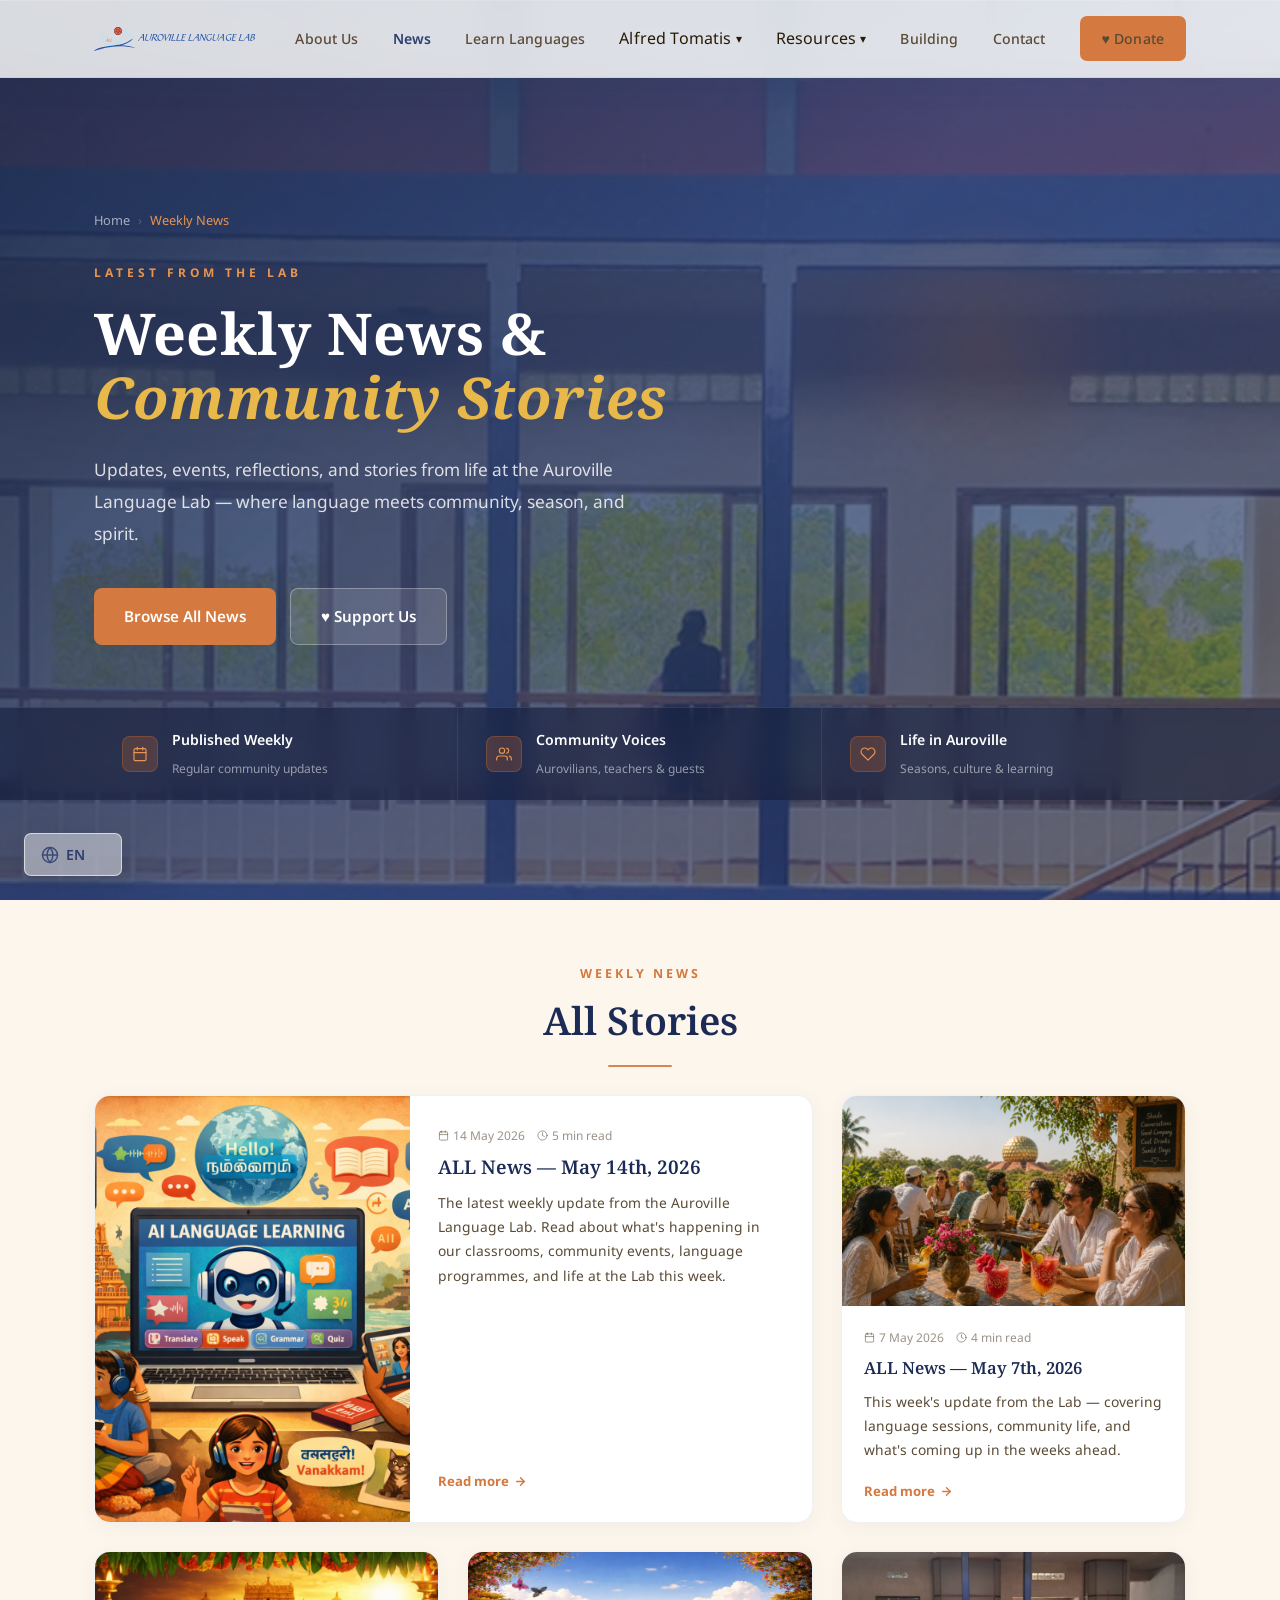
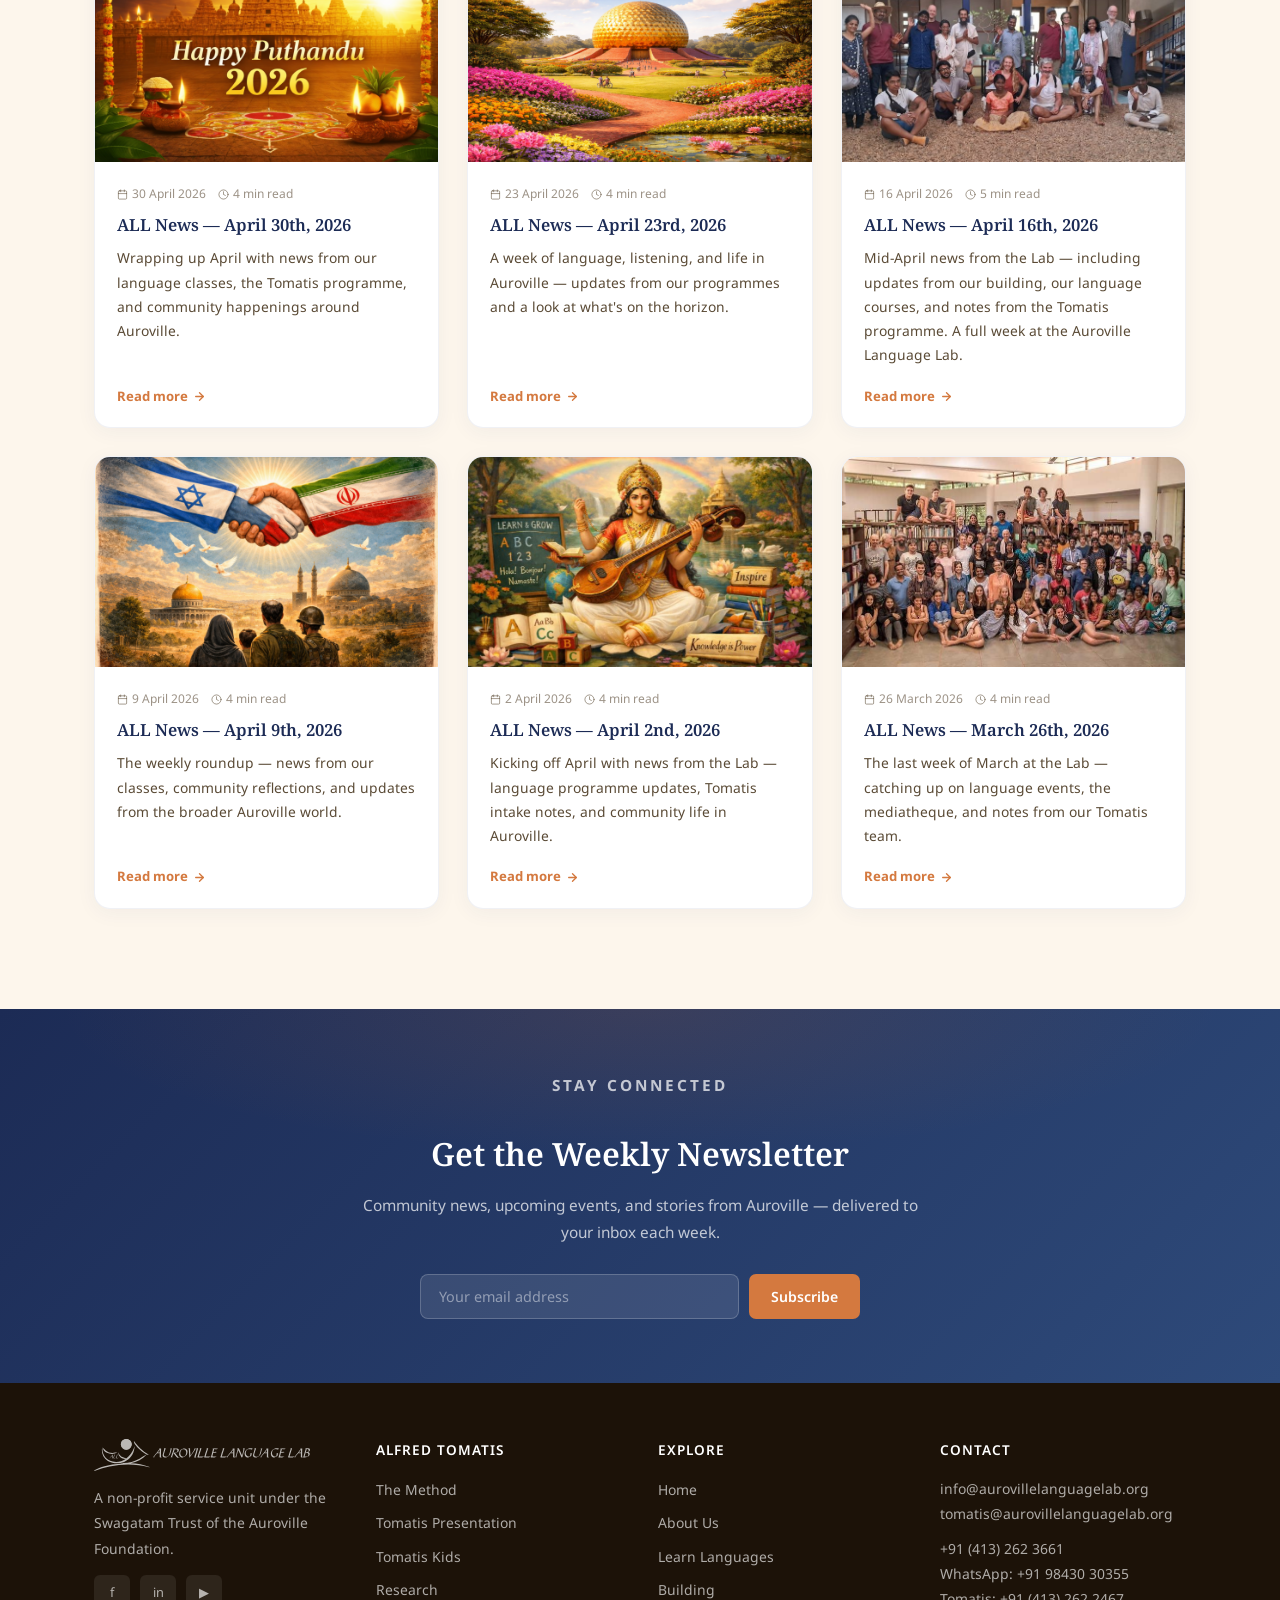
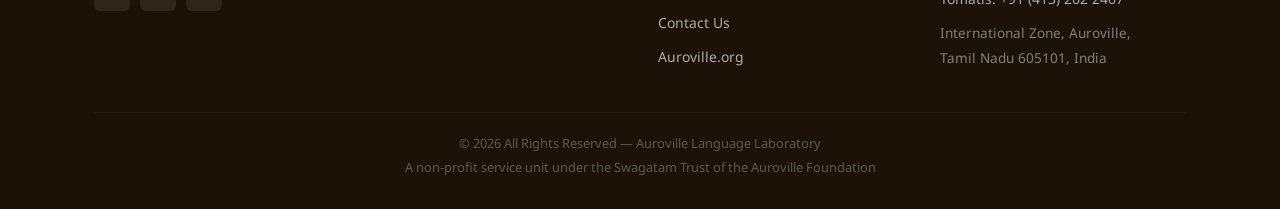
<file: news.html>
<!doctype html>
<html lang="en">
  <head>
    <meta charset="UTF-8" />
    <meta name="viewport" content="width=device-width, initial-scale=1.0" />
    <title>Weekly News - Auroville Language Lab</title>
    <meta
      name="description"
      content="Stay updated with the latest news, events, and stories from the Auroville Language Lab &mdash; celebrating language, listening, and community life."
    />
    <link rel="preconnect" href="https://fonts.googleapis.com" />
    <link rel="preconnect" href="https://fonts.gstatic.com" crossorigin />
    <link
      href="https://fonts.googleapis.com/css2?family=Noto+Sans:wght@300;400;500;600;700&family=Noto+Serif:ital,wght@0,400;0,500;0,600;0,700;1,400;1,500&display=swap"
      rel="stylesheet"
    />
    <link rel="stylesheet" href="styles.css" />
    <style>
      /* ===== NEWS PAGE STYLES ===== */

      .page-news .hero__bg {
        background-image: url("files/news-hero.png");
      }

      /* -- News grid ----------------------------------- */
      .news-grid-section {
        padding: 64px 0 100px;
        background: var(--tomatis-cream);
      }

      .news-grid {
        display: grid;
        grid-template-columns: repeat(3, 1fr);
        gap: 28px;
      }

      /* -- News card ----------------------------------- */
      .news-card {
        background: var(--color-white);
        border-radius: 16px;
        overflow: hidden;
        border: 1.5px solid rgba(44, 62, 109, 0.07);
        transition: var(--transition);
        display: flex;
        flex-direction: column;
        box-shadow: 0 4px 20px rgba(44, 62, 109, 0.05);
      }

      .news-card:hover {
        transform: translateY(-5px) scale(1.01);
        border-color: var(--color-primary);
        box-shadow: 0 22px 44px rgba(44, 62, 109, 0.14);
      }

      .news-card__image {
        width: 100%;
        height: 210px;
        overflow: hidden;
        flex-shrink: 0;
        position: relative;
      }

      .news-card__image img {
        width: 100%;
        height: 100%;
        object-fit: cover;
        display: block;
        transition: transform 0.45s ease;
      }

      .news-card:hover .news-card__image img {
        transform: scale(1.06);
      }

      .news-card__category {
        position: absolute;
        top: 14px;
        left: 14px;
        background: rgba(26, 40, 71, 0.82);
        backdrop-filter: blur(8px);
        -webkit-backdrop-filter: blur(8px);
        color: var(--color-white);
        font-size: 0.67rem;
        font-weight: 700;
        text-transform: uppercase;
        letter-spacing: 2px;
        padding: 4px 12px;
        border-radius: 14px;
        border: 1px solid rgba(255, 255, 255, 0.15);
      }

      .news-card__body {
        padding: 22px 22px 20px;
        display: flex;
        flex-direction: column;
        flex: 1;
      }

      .news-card__meta {
        display: flex;
        align-items: center;
        gap: 12px;
        font-size: 0.75rem;
        color: rgba(90, 74, 53, 0.6);
        margin-bottom: 10px;
        flex-wrap: wrap;
      }

      .news-card__meta span {
        display: flex;
        align-items: center;
        gap: 4px;
      }

      .news-card__meta svg {
        width: 11px;
        height: 11px;
        stroke: currentColor;
        fill: none;
        stroke-width: 2;
        stroke-linecap: round;
        stroke-linejoin: round;
        flex-shrink: 0;
      }

      .news-card__title {
        font-family: var(--font-heading);
        font-size: 1.04rem;
        font-weight: 600;
        color: var(--tomatis-deep);
        line-height: 1.35;
        margin-bottom: 10px;
      }

      .news-card__excerpt {
        font-size: 0.865rem;
        color: var(--color-text-light);
        line-height: 1.75;
        flex: 1;
        margin-bottom: 18px;
      }

      .news-card__link {
        display: inline-flex;
        align-items: center;
        gap: 5px;
        font-size: 0.82rem;
        font-weight: 700;
        color: var(--color-accent);
        transition: var(--transition);
        margin-top: auto;
      }

      .news-card__link:hover {
        gap: 9px;
        color: var(--tomatis-deep);
      }

      .news-card__link svg {
        width: 13px;
        height: 13px;
        stroke: currentColor;
        fill: none;
        stroke-width: 2.5;
        stroke-linecap: round;
        stroke-linejoin: round;
        transition: transform 0.2s ease;
      }

      .news-card:hover .news-card__link svg {
        transform: translateX(3px);
      }

      /* Make whole card clickable &mdash; stretched anchor inside relative card */
      .news-card {
        position: relative;
      }
      .news-card__cover-link {
        position: absolute;
        inset: 0;
        z-index: 0;
        border-radius: inherit;
      }
      /* Keep category badge and read-more link above the cover */
      .news-card__category,
      .news-card__link {
        position: relative;
        z-index: 1;
      }
      .news-card--wide {
        grid-column: span 2;
        flex-direction: row;
      }

      .news-card--wide .news-card__image {
        width: 44%;
        height: auto;
        min-height: 240px;
        flex-shrink: 0;
      }

      .news-card--wide .news-card__body {
        padding: 30px 28px;
      }

      .news-card--wide .news-card__title {
        font-size: 1.18rem;
      }

      /* -- Newsletter ---------------------------------- */
      .news-newsletter {
        padding: 64px 0;
        background: linear-gradient(
          135deg,
          var(--tomatis-deep) 0%,
          #2e4a7a 100%
        );
        text-align: center;
        position: relative;
        overflow: hidden;
      }

      .news-newsletter::before {
        content: "";
        position: absolute;
        inset: 0;
        background: radial-gradient(
          ellipse 70% 60% at 50% 0%,
          rgba(200, 105, 46, 0.14) 0%,
          transparent 65%
        );
        pointer-events: none;
      }

      .news-newsletter__inner {
        position: relative;
        z-index: 1;
        max-width: 560px;
        margin: 0 auto;
      }

      .news-newsletter__label {
        font-size: 0.72rem;
        font-weight: 700;
        color: var(--tomatis-amber-light);
        text-transform: uppercase;
        letter-spacing: 3px;
        margin-bottom: 14px;
      }

      .news-newsletter h2 {
        font-family: var(--font-heading);
        font-size: clamp(1.5rem, 3vw, 2rem);
        font-weight: 600;
        color: var(--color-white);
        margin-bottom: 12px;
      }

      .news-newsletter p {
        font-size: 0.96rem;
        color: rgba(255, 255, 255, 0.72);
        line-height: 1.75;
        margin-bottom: 28px;
      }

      .news-newsletter__form {
        display: flex;
        gap: 10px;
        max-width: 440px;
        margin: 0 auto;
      }

      .news-newsletter__input {
        flex: 1;
        padding: 12px 18px;
        border-radius: 8px;
        border: 1.5px solid rgba(255, 255, 255, 0.2);
        background: rgba(255, 255, 255, 0.1);
        color: var(--color-white);
        font-family: var(--font-body);
        font-size: 0.9rem;
        outline: none;
        transition: border-color 0.25s ease;
      }

      .news-newsletter__input::placeholder {
        color: rgba(255, 255, 255, 0.45);
      }

      .news-newsletter__input:focus {
        border-color: var(--tomatis-amber-light);
        background: rgba(255, 255, 255, 0.15);
      }

      /* -- Responsive ---------------------------------- */
      @media (max-width: 1024px) {
        .news-grid {
          grid-template-columns: repeat(2, 1fr);
        }
        .news-card--wide {
          grid-column: span 2;
        }
      }

      @media (max-width: 768px) {
        .news-grid {
          grid-template-columns: 1fr;
        }
        .news-card--wide {
          grid-column: span 1;
          flex-direction: column;
        }
        .news-card--wide .news-card__image {
          width: 100%;
          height: 220px;
        }
        .news-newsletter__form {
          flex-direction: column;
        }
      }
    </style>
  </head>
  <body class="page-news">
    <div class="mobile-overlay" id="mobileOverlay"></div>

    <div class="mobile-menu" id="mobileMenu">
      <ul>
        <li><a href="about.html">About Us</a></li>
        <li><a href="news.html" class="nav__link--active">News</a></li>
        <li><a href="languages.html">Learn Languages</a></li>
        <li>
          <a href="#">Alfred Tomatis</a>
          <ul>
            <li><a href="tomatis.html">The Method</a></li>
            <li>
              <a href="https://aurovillelanguagelab.org/tomatis-presentation/"
                >Tomatis Presentation</a
              >
            </li>
            <li>
              <a href="https://aurovillelanguagelab.org/tomatis-kids/"
                >Tomatis Kids</a
              >
            </li>
          </ul>
        </li>
        <li>
          <a href="#">Resources</a>
          <ul>
            <li>
              <a href="https://aurovillelanguagelab.org/languages/"
                >Learn Site</a
              >
            </li>
            <li>
              <a href="https://aurovillelanguagelab.org/mediatheque/"
                >Mediatheque</a
              >
            </li>
            <li>
              <a href="https://aurovillelanguagelab.org/research/">Research</a>
            </li>
            <li><a href="https://aurovillelanguagelab.org/talks/">Talks</a></li>
          </ul>
        </li>
        <li>
          <a href="building.html">Building</a>
        </li>
        <li><a href="contact.html">Contact</a></li>
        <li>
          <a
            href="donation.html"
            class="btn btn--accent"
            style="text-align: center; margin-top: 8px"
            >&#9829; Donate</a
          >
        </li>
      </ul>
    </div>

    <!-- NAV -->
    <nav class="nav" role="navigation" aria-label="Main navigation">
      <div class="container nav__inner">
        <a
          href="index.html"
          class="nav__logo"
          aria-label="Auroville Language Lab home"
        >
          <img
            src="files/auroville-language-lab-logo.svg"
            alt="Auroville Language Lab"
          />
        </a>
        <ul class="nav__links">
          <li><a href="about.html">About Us</a></li>
          <li><a href="news.html" class="nav__link--active">News</a></li>
          <li><a href="languages.html">Learn Languages</a></li>
          <li class="nav__item--dropdown">
            <button
              class="nav__link--button"
              type="button"
              aria-expanded="false"
            >
              Alfred Tomatis
              <span class="nav__caret" aria-hidden="true">&#9662;</span>
            </button>
            <ul class="nav__dropdown">
              <li><a href="tomatis.html">The Method</a></li>
              <li>
                <a href="https://aurovillelanguagelab.org/tomatis-presentation/"
                  >Tomatis Presentation</a
                >
              </li>
              <li>
                <a href="https://aurovillelanguagelab.org/tomatis-kids/"
                  >Tomatis Kids</a
                >
              </li>
            </ul>
          </li>
          <li class="nav__item--dropdown">
            <button
              class="nav__link--button"
              type="button"
              aria-expanded="false"
            >
              Resources <span class="nav__caret" aria-hidden="true">&#9662;</span>
            </button>
            <ul class="nav__dropdown">
              <li>
                <a href="https://aurovillelanguagelab.org/languages/"
                  >Learn Site</a
                >
              </li>
              <li>
                <a href="https://aurovillelanguagelab.org/mediatheque/"
                  >Mediatheque</a
                >
              </li>
              <li>
                <a href="https://aurovillelanguagelab.org/research/"
                  >Research</a
                >
              </li>
              <li>
                <a href="https://aurovillelanguagelab.org/talks/">Talks</a>
              </li>
            </ul>
          </li>
          <li>
            <a href="building.html"
              >Building</a
            >
          </li>
          <li><a href="contact.html">Contact</a></li>
          <li>
            <a
              href="donation.html"
              class="btn btn--accent"
              >&#9829; Donate</a
            >
          </li>
        </ul>
        <button
          class="nav__hamburger"
          id="hamburger"
          aria-label="Open menu"
          aria-expanded="false"
        >
          <span></span><span></span><span></span>
        </button>
      </div>
    </nav>

    <!-- ===== HERO ===== -->
    <section class="hero" aria-label="Weekly News">
      <div class="hero__bg" aria-hidden="true"></div>
      <div class="hero__body">
        <div class="container">
          <ol class="hero__breadcrumb" aria-label="Breadcrumb">
            <li><a href="index.html">Home</a></li>
            <li class="hero__breadcrumb-sep" aria-hidden="true">&rsaquo;</li>
            <li class="hero__breadcrumb-current" aria-current="page">
              Weekly News
            </li>
          </ol>
          <div class="hero__inner">
            <p class="hero__label">Latest from the Lab</p>
            <h1 class="hero__title">
              Weekly News &amp;<br /><em>Community Stories</em>
            </h1>
            <p class="hero__subtitle">
              Updates, events, reflections, and stories from life at the
              Auroville Language Lab &mdash; where language meets community, season,
              and spirit.
            </p>
            <div class="hero__ctas">
              <a href="#news-articles" class="btn btn--accent btn--large"
                >Browse All News</a
              >
              <a
                href="donation.html"
                class="btn btn--glass btn--large"
                >&#9829; Support Us</a
              >
            </div>
          </div>
        </div>
      </div>
      <div class="hero__statbar" aria-label="Key facts">
        <div class="container hero__statbar-inner">
          <div class="hero__stat">
            <div class="hero__stat-icon" aria-hidden="true">
              <svg viewBox="0 0 24 24">
                <rect x="3" y="4" width="18" height="18" rx="2" ry="2" />
                <line x1="16" y1="2" x2="16" y2="6" />
                <line x1="8" y1="2" x2="8" y2="6" />
                <line x1="3" y1="10" x2="21" y2="10" />
              </svg>
            </div>
            <div class="hero__stat-text">
              <strong>Published Weekly</strong>
              <span>Regular community updates</span>
            </div>
          </div>
          <div class="hero__stat">
            <div class="hero__stat-icon" aria-hidden="true">
              <svg viewBox="0 0 24 24">
                <path d="M17 21v-2a4 4 0 0 0-4-4H5a4 4 0 0 0-4 4v2" />
                <circle cx="9" cy="7" r="4" />
                <path d="M23 21v-2a4 4 0 0 0-3-3.87" />
                <path d="M16 3.13a4 4 0 0 1 0 7.75" />
              </svg>
            </div>
            <div class="hero__stat-text">
              <strong>Community Voices</strong>
              <span>Aurovilians, teachers &amp; guests</span>
            </div>
          </div>
          <div class="hero__stat">
            <div class="hero__stat-icon" aria-hidden="true">
              <svg viewBox="0 0 24 24">
                <path
                  d="M20.84 4.61a5.5 5.5 0 0 0-7.78 0L12 5.67l-1.06-1.06a5.5 5.5 0 0 0-7.78 7.78l1.06 1.06L12 21.23l7.78-7.78 1.06-1.06a5.5 5.5 0 0 0 0-7.78z"
                />
              </svg>
            </div>
            <div class="hero__stat-text">
              <strong>Life in Auroville</strong>
              <span>Seasons, culture &amp; learning</span>
            </div>
          </div>
        </div>
      </div>
    </section>

    <!-- ===== NEWS GRID ===== -->
    <section
      class="news-grid-section"
      id="news-articles"
      aria-labelledby="news-grid-title"
    >
      <div class="container">
        <div class="section-header reveal" style="margin-bottom: 28px">
          <p class="section-header__label">Weekly News</p>
          <h2 class="section-header__title" id="news-grid-title">
            All Stories
          </h2>
        </div>

        <div class="news-grid" id="newsGrid">
          <!-- Latest: May 14, 2026 &mdash; wide card, most prominent -->
          <article class="news-card news-card--wide reveal">
            <a
              href="https://www.aurovillelanguagelab.org/all-news-may-14th-2026/"
              class="news-card__cover-link"
              target="_blank"
              rel="noopener"
              aria-label="ALL News &mdash; May 14th, 2026"
            ></a>
            <div class="news-card__image">
              <img
                src="files/AI-and-Language-Learning-800x533.png"
                alt="ALL News &mdash; May 14th, 2026"
                loading="eager"
              />
              <span class="news-card__category">Latest</span>
            </div>
            <div class="news-card__body">
              <div class="news-card__meta">
                <span
                  ><svg viewBox="0 0 24 24">
                    <rect x="3" y="4" width="18" height="18" rx="2" />
                    <line x1="16" y1="2" x2="16" y2="6" />
                    <line x1="8" y1="2" x2="8" y2="6" />
                    <line x1="3" y1="10" x2="21" y2="10" /></svg
                  >14 May 2026</span
                >
                <span
                  ><svg viewBox="0 0 24 24">
                    <circle cx="12" cy="12" r="10" />
                    <polyline points="12 6 12 12 16 14" /></svg
                  >5 min read</span
                >
              </div>
              <h3 class="news-card__title">ALL News &mdash; May 14th, 2026</h3>
              <p class="news-card__excerpt">
                The latest weekly update from the Auroville Language Lab. Read
                about what's happening in our classrooms, community events,
                language programmes, and life at the Lab this week.
              </p>
              <a
                href="https://www.aurovillelanguagelab.org/all-news-may-14th-2026/"
                class="news-card__link"
                target="_blank"
                rel="noopener"
                >Read more
                <svg viewBox="0 0 24 24">
                  <line x1="5" y1="12" x2="19" y2="12" />
                  <polyline points="12 5 19 12 12 19" /></svg
              ></a>
            </div>
          </article>

          <!-- May 7, 2026 -->
          <article class="news-card reveal">
            <a
              href="https://www.aurovillelanguagelab.org/all-news-may-7th-2026/"
              class="news-card__cover-link"
              target="_blank"
              rel="noopener"
              aria-label="ALL News &mdash; May 7th, 2026"
            ></a>
            <div class="news-card__image">
              <img
                src="files/Hot-summer-days-are-here-800x533.png"
                alt="ALL News &mdash; May 7th, 2026"
                loading="lazy"
              />
              <span class="news-card__category">Weekly News</span>
            </div>
            <div class="news-card__body">
              <div class="news-card__meta">
                <span
                  ><svg viewBox="0 0 24 24">
                    <rect x="3" y="4" width="18" height="18" rx="2" />
                    <line x1="16" y1="2" x2="16" y2="6" />
                    <line x1="8" y1="2" x2="8" y2="6" />
                    <line x1="3" y1="10" x2="21" y2="10" /></svg
                  >7 May 2026</span
                >
                <span
                  ><svg viewBox="0 0 24 24">
                    <circle cx="12" cy="12" r="10" />
                    <polyline points="12 6 12 12 16 14" /></svg
                  >4 min read</span
                >
              </div>
              <h3 class="news-card__title">ALL News &mdash; May 7th, 2026</h3>
              <p class="news-card__excerpt">
                This week's update from the Lab &mdash; covering language sessions,
                community life, and what's coming up in the weeks ahead.
              </p>
              <a
                href="https://www.aurovillelanguagelab.org/all-news-may-7th-2026/"
                class="news-card__link"
                target="_blank"
                rel="noopener"
                >Read more
                <svg viewBox="0 0 24 24">
                  <line x1="5" y1="12" x2="19" y2="12" />
                  <polyline points="12 5 19 12 12 19" /></svg
              ></a>
            </div>
          </article>

          <!-- April 30, 2026 -->
          <article class="news-card reveal">
            <a
              href="https://www.aurovillelanguagelab.org/all-news-april-30th-2026/"
              class="news-card__cover-link"
              target="_blank"
              rel="noopener"
              aria-label="ALL News &mdash; April 30th, 2026"
            ></a>
            <div class="news-card__image">
              <img
                src="files/Happy-Puthandu-celebrations-at-sunset-800x533.png"
                alt="ALL News &mdash; April 30th, 2026"
                loading="lazy"
              />
              <span class="news-card__category">Weekly News</span>
            </div>
            <div class="news-card__body">
              <div class="news-card__meta">
                <span
                  ><svg viewBox="0 0 24 24">
                    <rect x="3" y="4" width="18" height="18" rx="2" />
                    <line x1="16" y1="2" x2="16" y2="6" />
                    <line x1="8" y1="2" x2="8" y2="6" />
                    <line x1="3" y1="10" x2="21" y2="10" /></svg
                  >30 April 2026</span
                >
                <span
                  ><svg viewBox="0 0 24 24">
                    <circle cx="12" cy="12" r="10" />
                    <polyline points="12 6 12 12 16 14" /></svg
                  >4 min read</span
                >
              </div>
              <h3 class="news-card__title">ALL News &mdash; April 30th, 2026</h3>
              <p class="news-card__excerpt">
                Wrapping up April with news from our language classes, the
                Tomatis programme, and community happenings around Auroville.
              </p>
              <a
                href="https://www.aurovillelanguagelab.org/all-news-april-30th-2026/"
                class="news-card__link"
                target="_blank"
                rel="noopener"
                >Read more
                <svg viewBox="0 0 24 24">
                  <line x1="5" y1="12" x2="19" y2="12" />
                  <polyline points="12 5 19 12 12 19" /></svg
              ></a>
            </div>
          </article>

          <!-- April 23, 2026 -->
          <article class="news-card reveal">
            <a
              href="https://www.aurovillelanguagelab.org/all-news-april-23rd-2026/"
              class="news-card__cover-link"
              target="_blank"
              rel="noopener"
              aria-label="ALL News &mdash; April 23rd, 2026"
            ></a>
            <div class="news-card__image">
              <img
                src="files/AV-SpringTime-800x533.png"
                alt="ALL News &mdash; April 23rd, 2026"
                loading="lazy"
              />
              <span class="news-card__category">Weekly News</span>
            </div>
            <div class="news-card__body">
              <div class="news-card__meta">
                <span
                  ><svg viewBox="0 0 24 24">
                    <rect x="3" y="4" width="18" height="18" rx="2" />
                    <line x1="16" y1="2" x2="16" y2="6" />
                    <line x1="8" y1="2" x2="8" y2="6" />
                    <line x1="3" y1="10" x2="21" y2="10" /></svg
                  >23 April 2026</span
                >
                <span
                  ><svg viewBox="0 0 24 24">
                    <circle cx="12" cy="12" r="10" />
                    <polyline points="12 6 12 12 16 14" /></svg
                  >4 min read</span
                >
              </div>
              <h3 class="news-card__title">ALL News &mdash; April 23rd, 2026</h3>
              <p class="news-card__excerpt">
                A week of language, listening, and life in Auroville &mdash; updates
                from our programmes and a look at what's on the horizon.
              </p>
              <a
                href="https://www.aurovillelanguagelab.org/all-news-april-23rd-2026/"
                class="news-card__link"
                target="_blank"
                rel="noopener"
                >Read more
                <svg viewBox="0 0 24 24">
                  <line x1="5" y1="12" x2="19" y2="12" />
                  <polyline points="12 5 19 12 12 19" /></svg
              ></a>
            </div>
          </article>

          <!-- April 16, 2026 -->
          <article class="news-card reveal">
            <a
              href="https://www.aurovillelanguagelab.org/all-news-april-16th-2026/"
              class="news-card__cover-link"
              target="_blank"
              rel="noopener"
              aria-label="ALL News &mdash; April 16th, 2026"
            ></a>
            <div class="news-card__image">
              <img
                src="files/Building-Tour_28-03-2026-800x438.jpg"
                alt="ALL News &mdash; April 16th, 2026"
                loading="lazy"
              />
              <span class="news-card__category">Weekly News</span>
            </div>
            <div class="news-card__body">
              <div class="news-card__meta">
                <span
                  ><svg viewBox="0 0 24 24">
                    <rect x="3" y="4" width="18" height="18" rx="2" />
                    <line x1="16" y1="2" x2="16" y2="6" />
                    <line x1="8" y1="2" x2="8" y2="6" />
                    <line x1="3" y1="10" x2="21" y2="10" /></svg
                  >16 April 2026</span
                >
                <span
                  ><svg viewBox="0 0 24 24">
                    <circle cx="12" cy="12" r="10" />
                    <polyline points="12 6 12 12 16 14" /></svg
                  >5 min read</span
                >
              </div>
              <h3 class="news-card__title">ALL News &mdash; April 16th, 2026</h3>
              <p class="news-card__excerpt">
                Mid-April news from the Lab &mdash; including updates from our
                building, our language courses, and notes from the Tomatis
                programme. A full week at the Auroville Language Lab.
              </p>
              <a
                href="https://www.aurovillelanguagelab.org/all-news-april-16th-2026/"
                class="news-card__link"
                target="_blank"
                rel="noopener"
                >Read more
                <svg viewBox="0 0 24 24">
                  <line x1="5" y1="12" x2="19" y2="12" />
                  <polyline points="12 5 19 12 12 19" /></svg
              ></a>
            </div>
          </article>

          <!-- April 9, 2026 -->
          <article class="news-card reveal">
            <a
              href="https://www.aurovillelanguagelab.org/all-news-april-9th-2026/"
              class="news-card__cover-link"
              target="_blank"
              rel="noopener"
              aria-label="ALL News &mdash; April 9th, 2026"
            ></a>
            <div class="news-card__image">
              <img
                src="files/PeaceBeUponUs-800x533.png"
                alt="ALL News &mdash; April 9th, 2026"
                loading="lazy"
              />
              <span class="news-card__category">Weekly News</span>
            </div>
            <div class="news-card__body">
              <div class="news-card__meta">
                <span
                  ><svg viewBox="0 0 24 24">
                    <rect x="3" y="4" width="18" height="18" rx="2" />
                    <line x1="16" y1="2" x2="16" y2="6" />
                    <line x1="8" y1="2" x2="8" y2="6" />
                    <line x1="3" y1="10" x2="21" y2="10" /></svg
                  >9 April 2026</span
                >
                <span
                  ><svg viewBox="0 0 24 24">
                    <circle cx="12" cy="12" r="10" />
                    <polyline points="12 6 12 12 16 14" /></svg
                  >4 min read</span
                >
              </div>
              <h3 class="news-card__title">ALL News &mdash; April 9th, 2026</h3>
              <p class="news-card__excerpt">
                The weekly roundup &mdash; news from our classes, community
                reflections, and updates from the broader Auroville world.
              </p>
              <a
                href="https://www.aurovillelanguagelab.org/all-news-april-9th-2026/"
                class="news-card__link"
                target="_blank"
                rel="noopener"
                >Read more
                <svg viewBox="0 0 24 24">
                  <line x1="5" y1="12" x2="19" y2="12" />
                  <polyline points="12 5 19 12 12 19" /></svg
              ></a>
            </div>
          </article>

          <!-- April 2, 2026 -->
          <article class="news-card reveal">
            <a
              href="https://www.aurovillelanguagelab.org/all-news-april-2nd-2026/"
              class="news-card__cover-link"
              target="_blank"
              rel="noopener"
              aria-label="ALL News &mdash; April 2nd, 2026"
            ></a>
            <div class="news-card__image">
              <img
                src="files/Saraswathi-1-800x534.jpg"
                alt="ALL News &mdash; April 2nd, 2026"
                loading="lazy"
              />
              <span class="news-card__category">Weekly News</span>
            </div>
            <div class="news-card__body">
              <div class="news-card__meta">
                <span
                  ><svg viewBox="0 0 24 24">
                    <rect x="3" y="4" width="18" height="18" rx="2" />
                    <line x1="16" y1="2" x2="16" y2="6" />
                    <line x1="8" y1="2" x2="8" y2="6" />
                    <line x1="3" y1="10" x2="21" y2="10" /></svg
                  >2 April 2026</span
                >
                <span
                  ><svg viewBox="0 0 24 24">
                    <circle cx="12" cy="12" r="10" />
                    <polyline points="12 6 12 12 16 14" /></svg
                  >4 min read</span
                >
              </div>
              <h3 class="news-card__title">ALL News &mdash; April 2nd, 2026</h3>
              <p class="news-card__excerpt">
                Kicking off April with news from the Lab &mdash; language programme
                updates, Tomatis intake notes, and community life in Auroville.
              </p>
              <a
                href="https://www.aurovillelanguagelab.org/all-news-april-2nd-2026/"
                class="news-card__link"
                target="_blank"
                rel="noopener"
                >Read more
                <svg viewBox="0 0 24 24">
                  <line x1="5" y1="12" x2="19" y2="12" />
                  <polyline points="12 5 19 12 12 19" /></svg
              ></a>
            </div>
          </article>

          <!-- March 26, 2026 -->
          <article class="news-card reveal">
            <a
              href="https://www.aurovillelanguagelab.org/all-news-march-26th-2026/"
              class="news-card__cover-link"
              target="_blank"
              rel="noopener"
              aria-label="ALL News &mdash; March 26th, 2026"
            ></a>
            <div class="news-card__image">
              <img
                src="files/AV-Library-e1776337362560.jpg"
                alt="ALL News &mdash; March 26th, 2026"
                loading="lazy"
              />
              <span class="news-card__category">Weekly News</span>
            </div>
            <div class="news-card__body">
              <div class="news-card__meta">
                <span
                  ><svg viewBox="0 0 24 24">
                    <rect x="3" y="4" width="18" height="18" rx="2" />
                    <line x1="16" y1="2" x2="16" y2="6" />
                    <line x1="8" y1="2" x2="8" y2="6" />
                    <line x1="3" y1="10" x2="21" y2="10" /></svg
                  >26 March 2026</span
                >
                <span
                  ><svg viewBox="0 0 24 24">
                    <circle cx="12" cy="12" r="10" />
                    <polyline points="12 6 12 12 16 14" /></svg
                  >4 min read</span
                >
              </div>
              <h3 class="news-card__title">ALL News &mdash; March 26th, 2026</h3>
              <p class="news-card__excerpt">
                The last week of March at the Lab &mdash; catching up on language
                events, the mediatheque, and notes from our Tomatis team.
              </p>
              <a
                href="https://www.aurovillelanguagelab.org/all-news-march-26th-2026/"
                class="news-card__link"
                target="_blank"
                rel="noopener"
                >Read more
                <svg viewBox="0 0 24 24">
                  <line x1="5" y1="12" x2="19" y2="12" />
                  <polyline points="12 5 19 12 12 19" /></svg
              ></a>
            </div>
          </article>
        </div>
        <!-- /news-grid -->
      </div>
    </section>

    <!-- ===== NEWSLETTER ===== -->
    <section class="news-newsletter" aria-labelledby="newsletter-title">
      <div class="news-newsletter__inner reveal">
        <p class="news-newsletter__label">Stay Connected</p>
        <h2 id="newsletter-title">Get the Weekly Newsletter</h2>
        <p>
          Community news, upcoming events, and stories from Auroville &mdash;
          delivered to your inbox each week.
        </p>
        <form
          class="news-newsletter__form"
          onsubmit="return false;"
          aria-label="Newsletter sign-up"
        >
          <input
            type="email"
            class="news-newsletter__input"
            placeholder="Your email address"
            aria-label="Email address"
            autocomplete="email"
          />
          <button type="submit" class="btn btn--accent">Subscribe</button>
        </form>
      </div>
    </section>

    <!-- ===== FOOTER ===== -->
    <footer class="footer" role="contentinfo">
      <div class="container">
        <div class="footer__grid">
          <div class="footer__col">
            <img
              src="files/auroville-language-lab-logo.svg"
              alt="Auroville Language Lab"
              style="
                height: 32px;
                margin-bottom: 14px;
                filter: brightness(0) invert(1);
                opacity: 0.7;
              "
            />
            <p>
              A non-profit service unit under the Swagatam Trust of the
              Auroville Foundation.
            </p>
            <div class="footer__social" aria-label="Social media links">
              <a
                href="https://www.facebook.com/aurovillelanguagelab/"
                target="_blank"
                rel="noopener"
                aria-label="Facebook"
                >f</a
              >
              <a
                href="https://www.instagram.com/aurovillelanguagelab/"
                target="_blank"
                rel="noopener"
                aria-label="Instagram"
                >in</a
              >
              <a
                href="https://www.youtube.com/@aurovillelanguagelaborator7542"
                target="_blank"
                rel="noopener"
                aria-label="YouTube"
                >&#9654;</a
              >
            </div>
          </div>
          <div class="footer__col">
            <h4>Alfred Tomatis</h4>
            <ul>
              <li><a href="tomatis.html">The Method</a></li>
              <li>
                <a href="https://aurovillelanguagelab.org/tomatis-presentation/"
                  >Tomatis Presentation</a
                >
              </li>
              <li>
                <a href="https://aurovillelanguagelab.org/tomatis-kids/"
                  >Tomatis Kids</a
                >
              </li>
              <li>
                <a href="https://aurovillelanguagelab.org/research/"
                  >Research</a
                >
              </li>
            </ul>
          </div>
          <div class="footer__col">
            <h4>Explore</h4>
            <ul>
              <li><a href="index.html">Home</a></li>
              <li><a href="about.html">About Us</a></li>
              <li><a href="languages.html">Learn Languages</a></li>
              <li>
                <a href="building.html"
                  >Building</a
                >
              </li>
              <li><a href="contact.html">Contact Us</a></li>
              <li>
                <a
                  href="http://www.auroville.org/"
                  target="_blank"
                  rel="noopener"
                  >Auroville.org</a
                >
              </li>
            </ul>
          </div>
          <div class="footer__col">
            <h4>Contact</h4>
            <p>
              <a href="mailto:info@aurovillelanguagelab.org"
                >info@aurovillelanguagelab.org</a
              ><br />
              <a href="mailto:tomatis@aurovillelanguagelab.org"
                >tomatis@aurovillelanguagelab.org</a
              >
            </p>
            <p style="margin-top: 10px">
              <a href="tel:+914132623661">+91 (413) 262 3661</a><br />
              WhatsApp: <a href="tel:+919843030355">+91 98430 30355</a><br />
              Tomatis: <a href="tel:+914132622467">+91 (413) 262 2467</a>
            </p>
            <p style="margin-top: 10px; font-size: 0.85rem; opacity: 0.7">
              International Zone, Auroville,<br />Tamil Nadu 605101, India
            </p>
          </div>
        </div>
        <div class="footer__bottom">
          <p>
            &copy; 2026 All Rights Reserved &mdash; Auroville Language
            Laboratory
          </p>
          <p>
            A non-profit service unit under the Swagatam Trust of the Auroville
            Foundation
          </p>
        </div>
      </div>
    </footer>

    <!-- Language switcher -->
    <div class="lang-switcher lang-switcher--float" id="langSwitcher">
      <button
        class="lang-switcher__toggle"
        id="langToggle"
        aria-label="Change language"
        aria-expanded="false"
      >
        <svg
          width="18"
          height="18"
          viewBox="0 0 24 24"
          fill="none"
          stroke="currentColor"
          stroke-width="2"
          stroke-linecap="round"
          stroke-linejoin="round"
        >
          <circle cx="12" cy="12" r="10" />
          <line x1="2" y1="12" x2="22" y2="12" />
          <path
            d="M12 2a15.3 15.3 0 0 1 4 10 15.3 15.3 0 0 1-4 10 15.3 15.3 0 0 1-4-10 15.3 15.3 0 0 1 4-10z"
          />
        </svg>
        <span>EN</span>
      </button>
      <div class="lang-switcher__options">
        <a href="#" class="lang-switcher__option active">English</a>
        <a href="#" class="lang-switcher__option">Fran&ccedil;ais</a>
        <a href="#" class="lang-switcher__option">Deutsch</a>
        <a href="#" class="lang-switcher__option">Espa&ntilde;ol</a>
        <a href="#" class="lang-switcher__option">&#2980;&#2990;&#3007;&#2996;&#3021;</a>
        <a href="#" class="lang-switcher__option">&#2361;&#2367;&#2344;&#2381;&#2342;&#2368;</a>
      </div>
    </div>

    <script>
      // Mobile nav
      const hamburger = document.getElementById("hamburger");
      const mobileMenu = document.getElementById("mobileMenu");
      const mobileOverlay = document.getElementById("mobileOverlay");

      function toggleMenu() {
        const open = mobileMenu.classList.toggle("active");
        mobileOverlay.classList.toggle("active", open);
        hamburger.classList.toggle("active", open);
        hamburger.setAttribute("aria-expanded", open);
        document.body.style.overflow = open ? "hidden" : "";
      }
      hamburger.addEventListener("click", toggleMenu);
      mobileOverlay.addEventListener("click", toggleMenu);

      mobileMenu.querySelectorAll("a").forEach((link) => {
        const parentLi = link.closest("li");
        const hasSubmenu = parentLi && parentLi.querySelector(":scope > ul");
        if (hasSubmenu) {
          link.addEventListener("click", (e) => {
            e.preventDefault();
            parentLi.classList.toggle("active");
          });
        } else {
          link.addEventListener("click", () => {
            if (mobileMenu.classList.contains("active")) toggleMenu();
          });
        }
      });

      // Lang switcher
      const langSwitcher = document.getElementById("langSwitcher");
      const langToggle = document.getElementById("langToggle");
      langToggle.addEventListener("click", () => {
        const open = langSwitcher.classList.toggle("active");
        langToggle.setAttribute("aria-expanded", open);
      });
      document.addEventListener("click", (e) => {
        if (!langSwitcher.contains(e.target)) {
          langSwitcher.classList.remove("active");
          langToggle.setAttribute("aria-expanded", "false");
        }
      });

      // Scroll reveal
      const revealEls = document.querySelectorAll(".reveal");
      const revealObserver = new IntersectionObserver(
        (entries) => {
          entries.forEach((el) => {
            if (el.isIntersecting) {
              el.target.classList.add("visible");
              revealObserver.unobserve(el.target);
            }
          });
        },
        { threshold: 0.08 },
      );
      revealEls.forEach((el) => revealObserver.observe(el));

      // Hero parallax
      const heroEl = document.querySelector(".hero");
      const heroBg = document.querySelector(".hero__bg");
      if (
        heroBg &&
        !window.matchMedia("(prefers-reduced-motion: reduce)").matches
      ) {
        let ticking = false;
        window.addEventListener(
          "scroll",
          () => {
            if (!ticking) {
              requestAnimationFrame(() => {
                const scrolled = window.scrollY;
                const heroH = heroEl.offsetHeight;
                if (scrolled < heroH) {
                  const progress = scrolled / heroH;
                  const translateY = scrolled * 0.3;
                  const scale = 1.08 + progress * 0.07;
                  heroBg.style.transform = `scale(${scale}) translateY(${translateY}px)`;
                }
                ticking = false;
              });
              ticking = true;
            }
          },
          { passive: true },
        );
      }
    </script>
  </body>
</html>
</file>
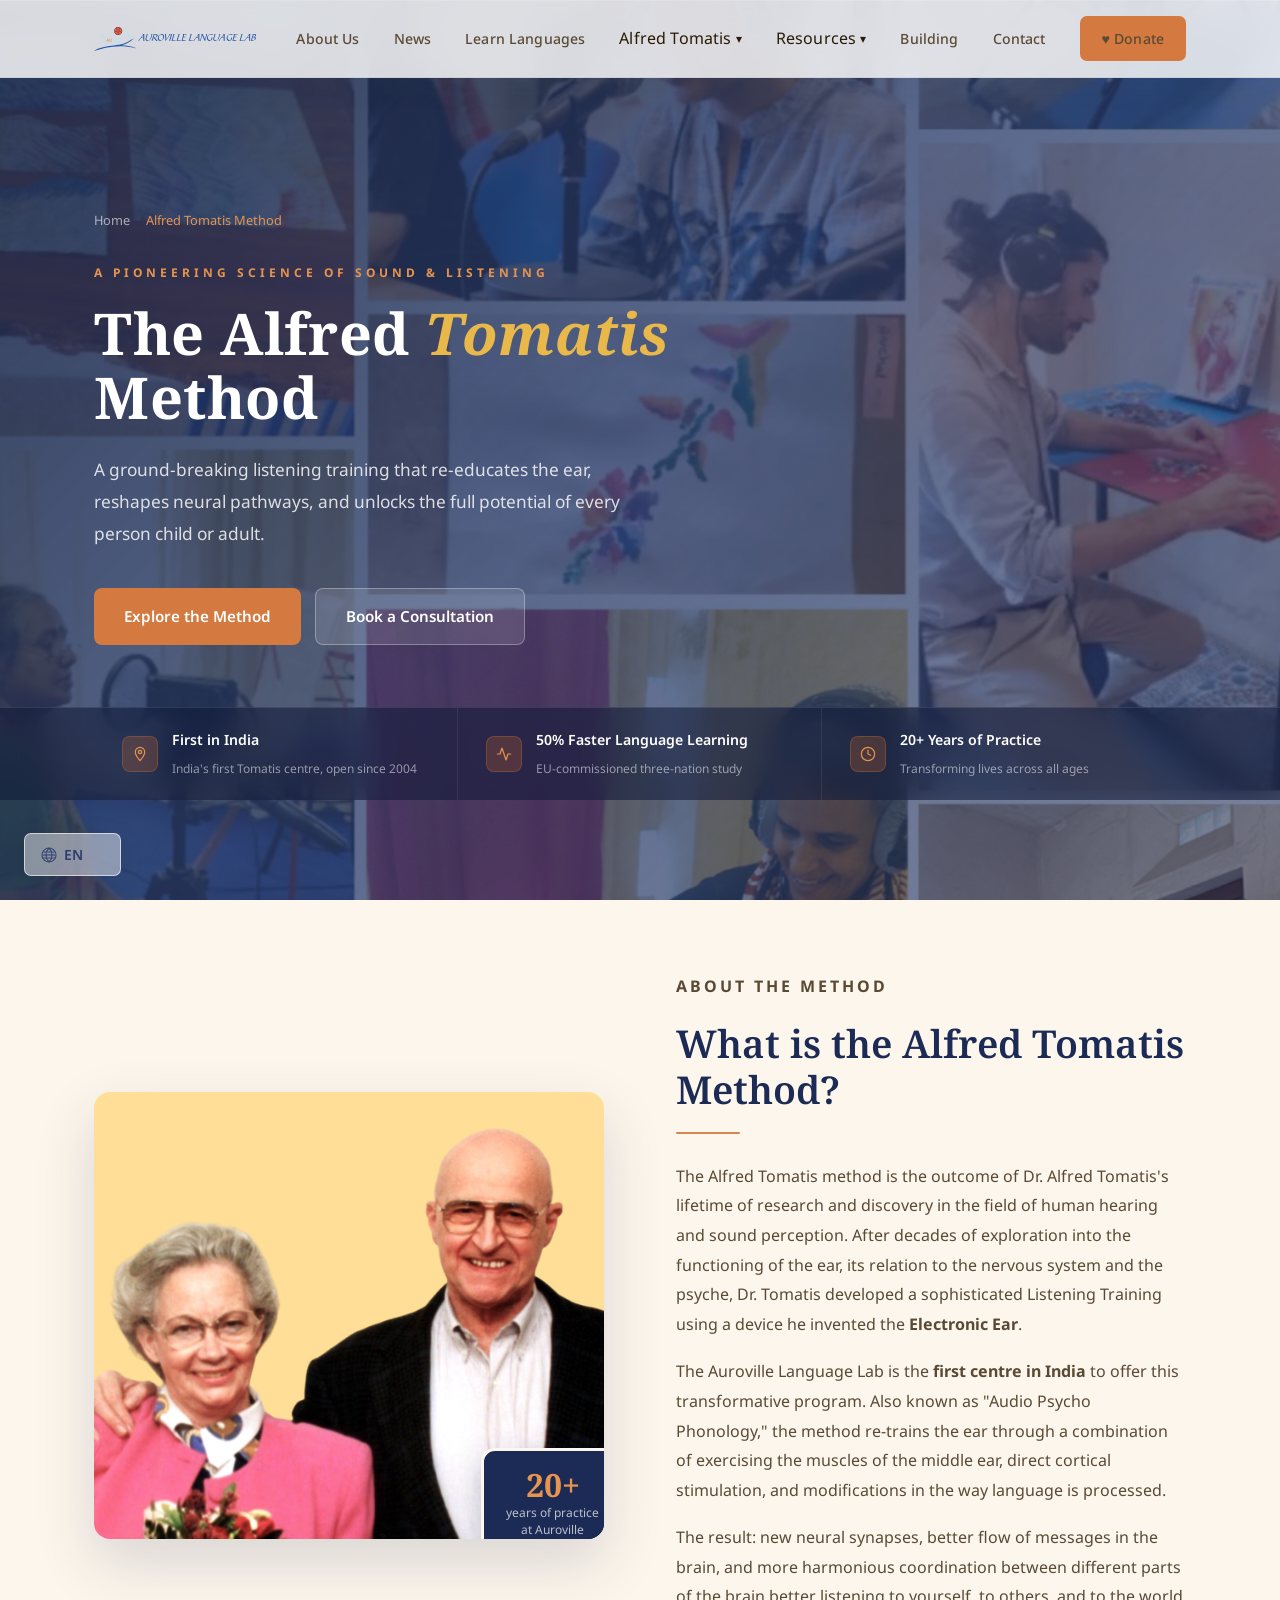
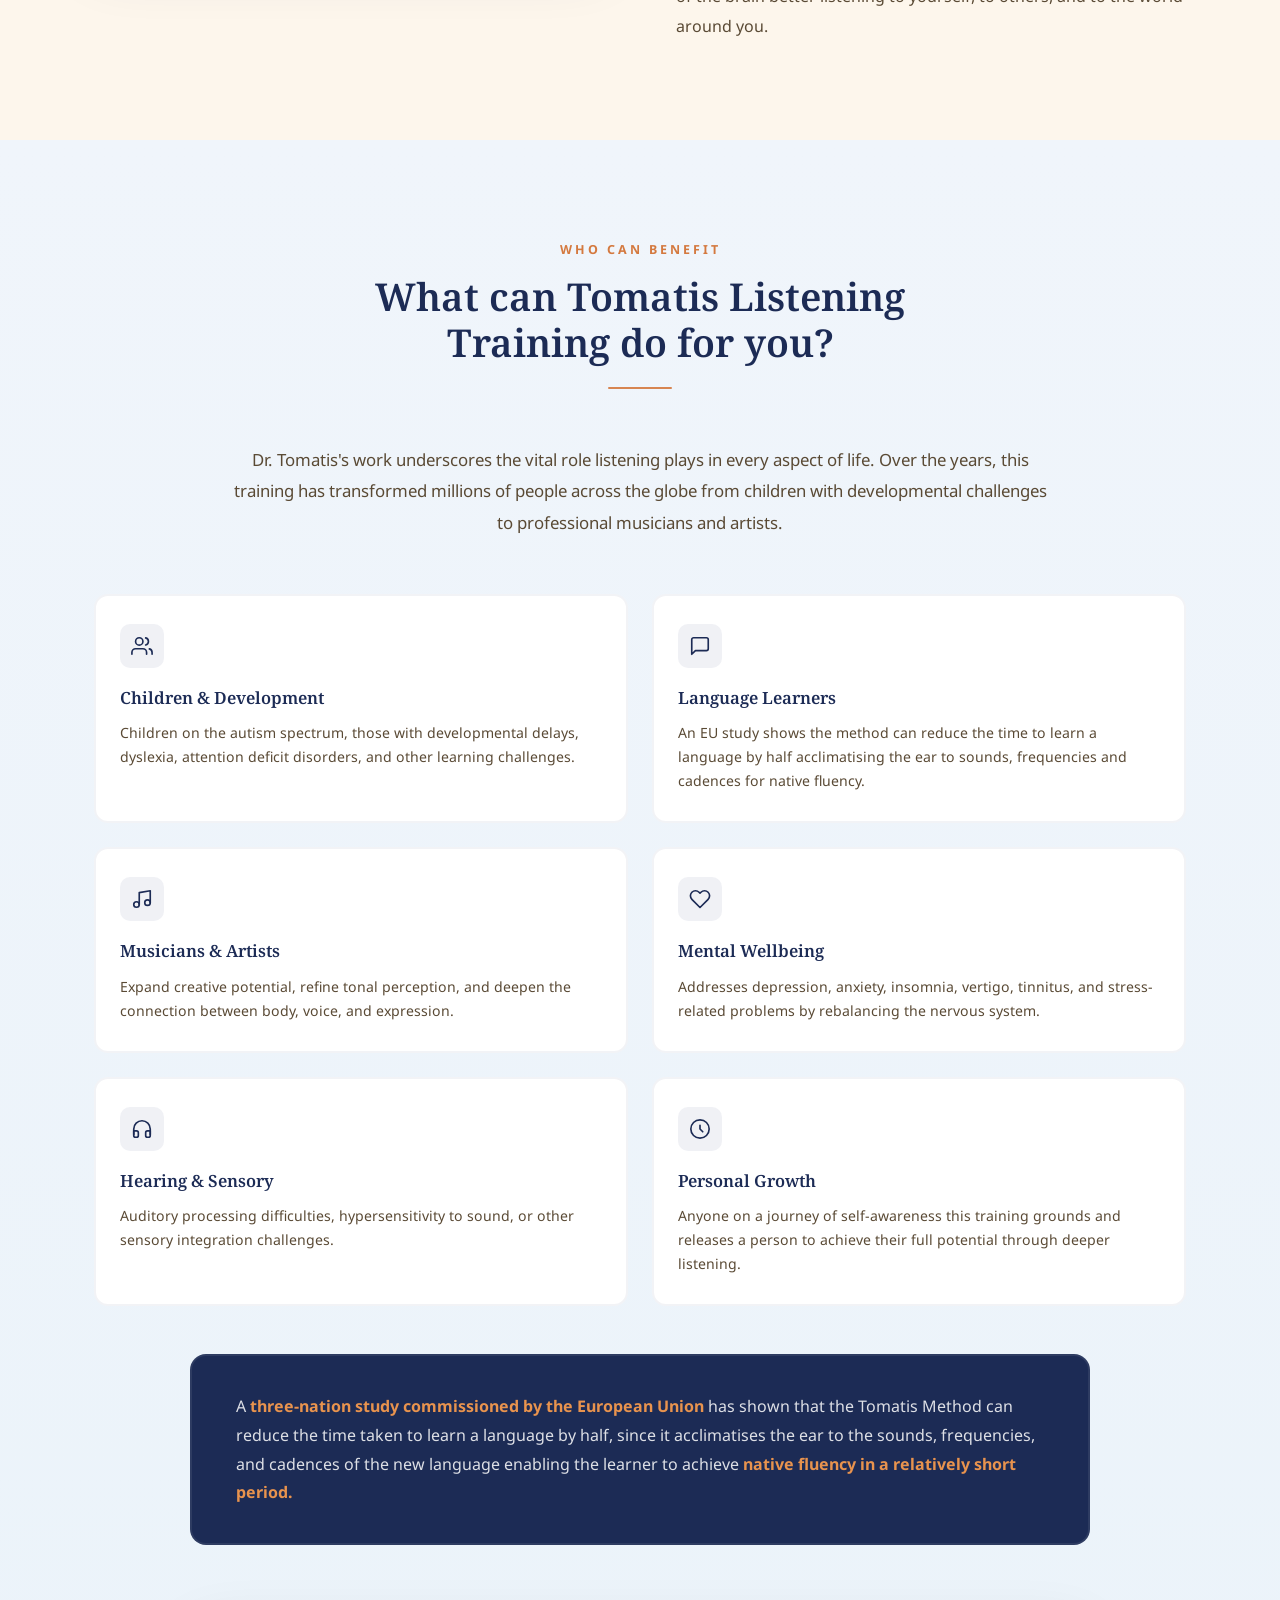
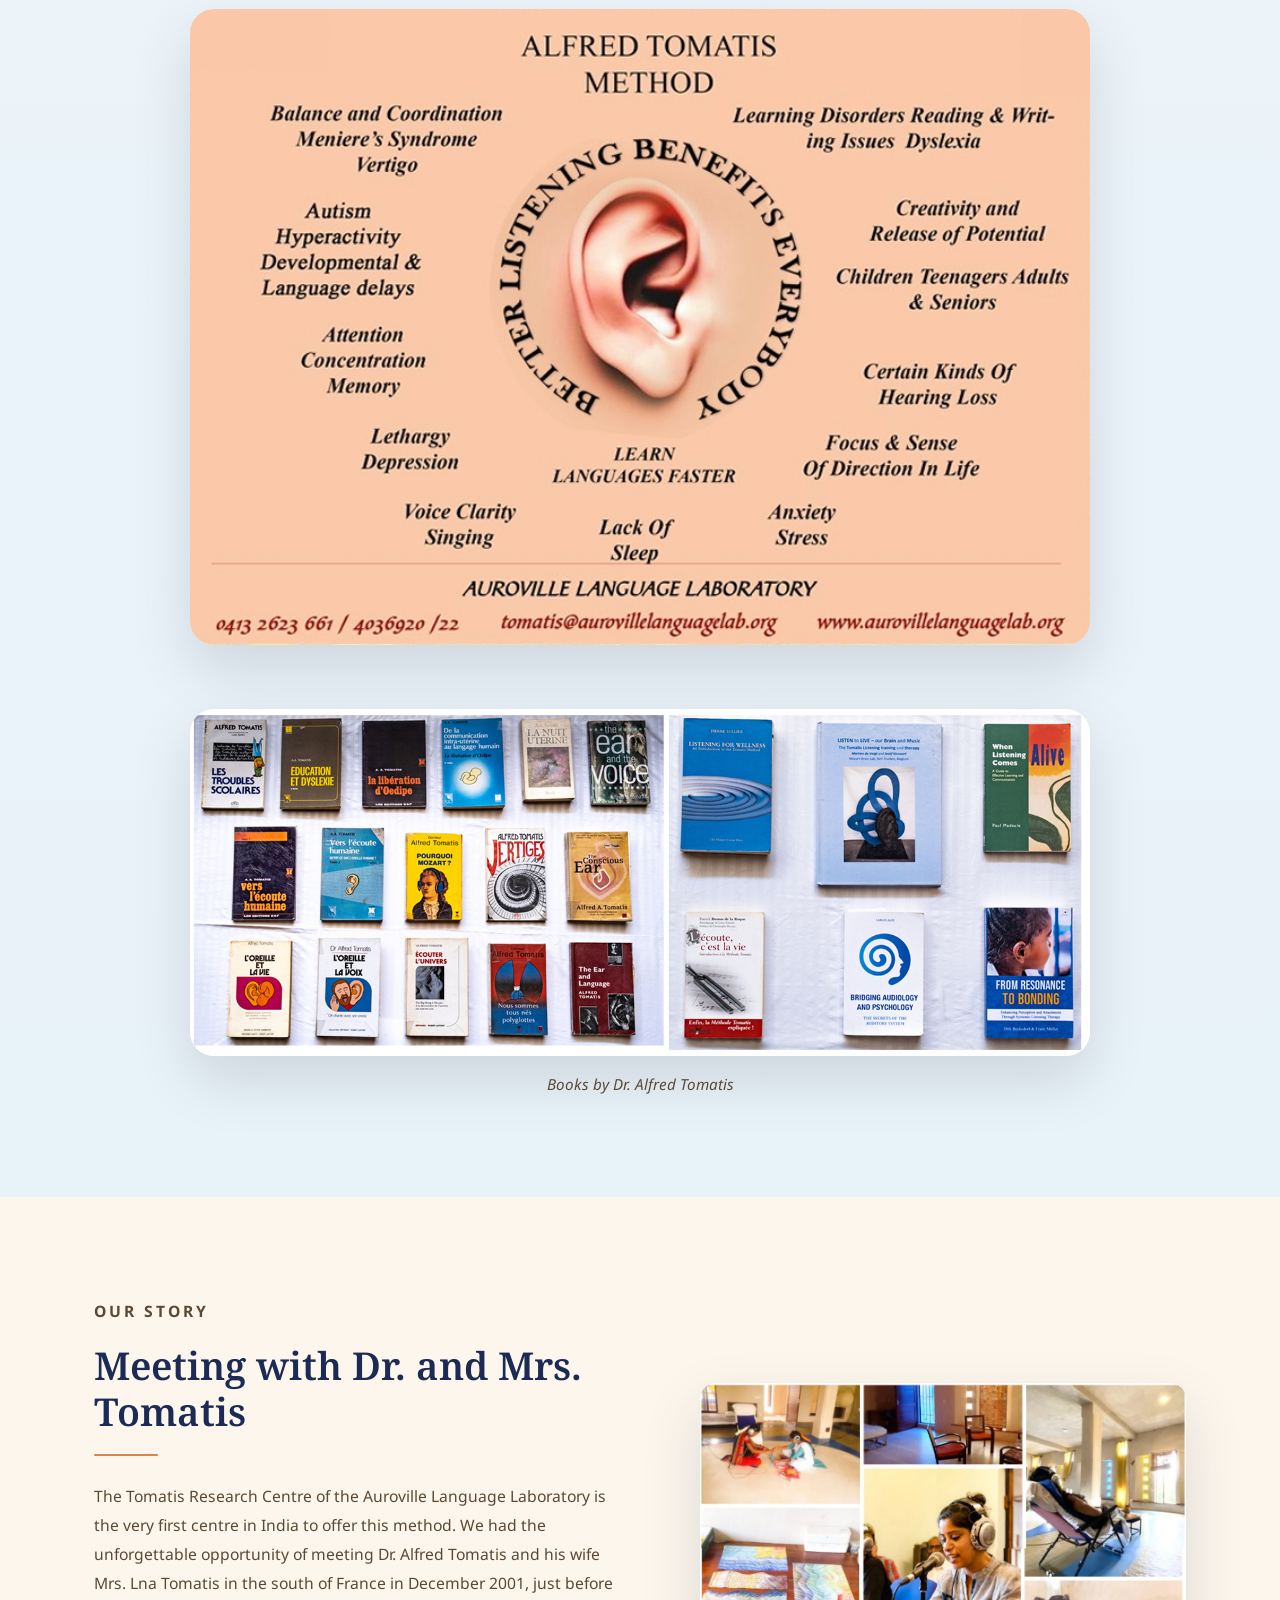
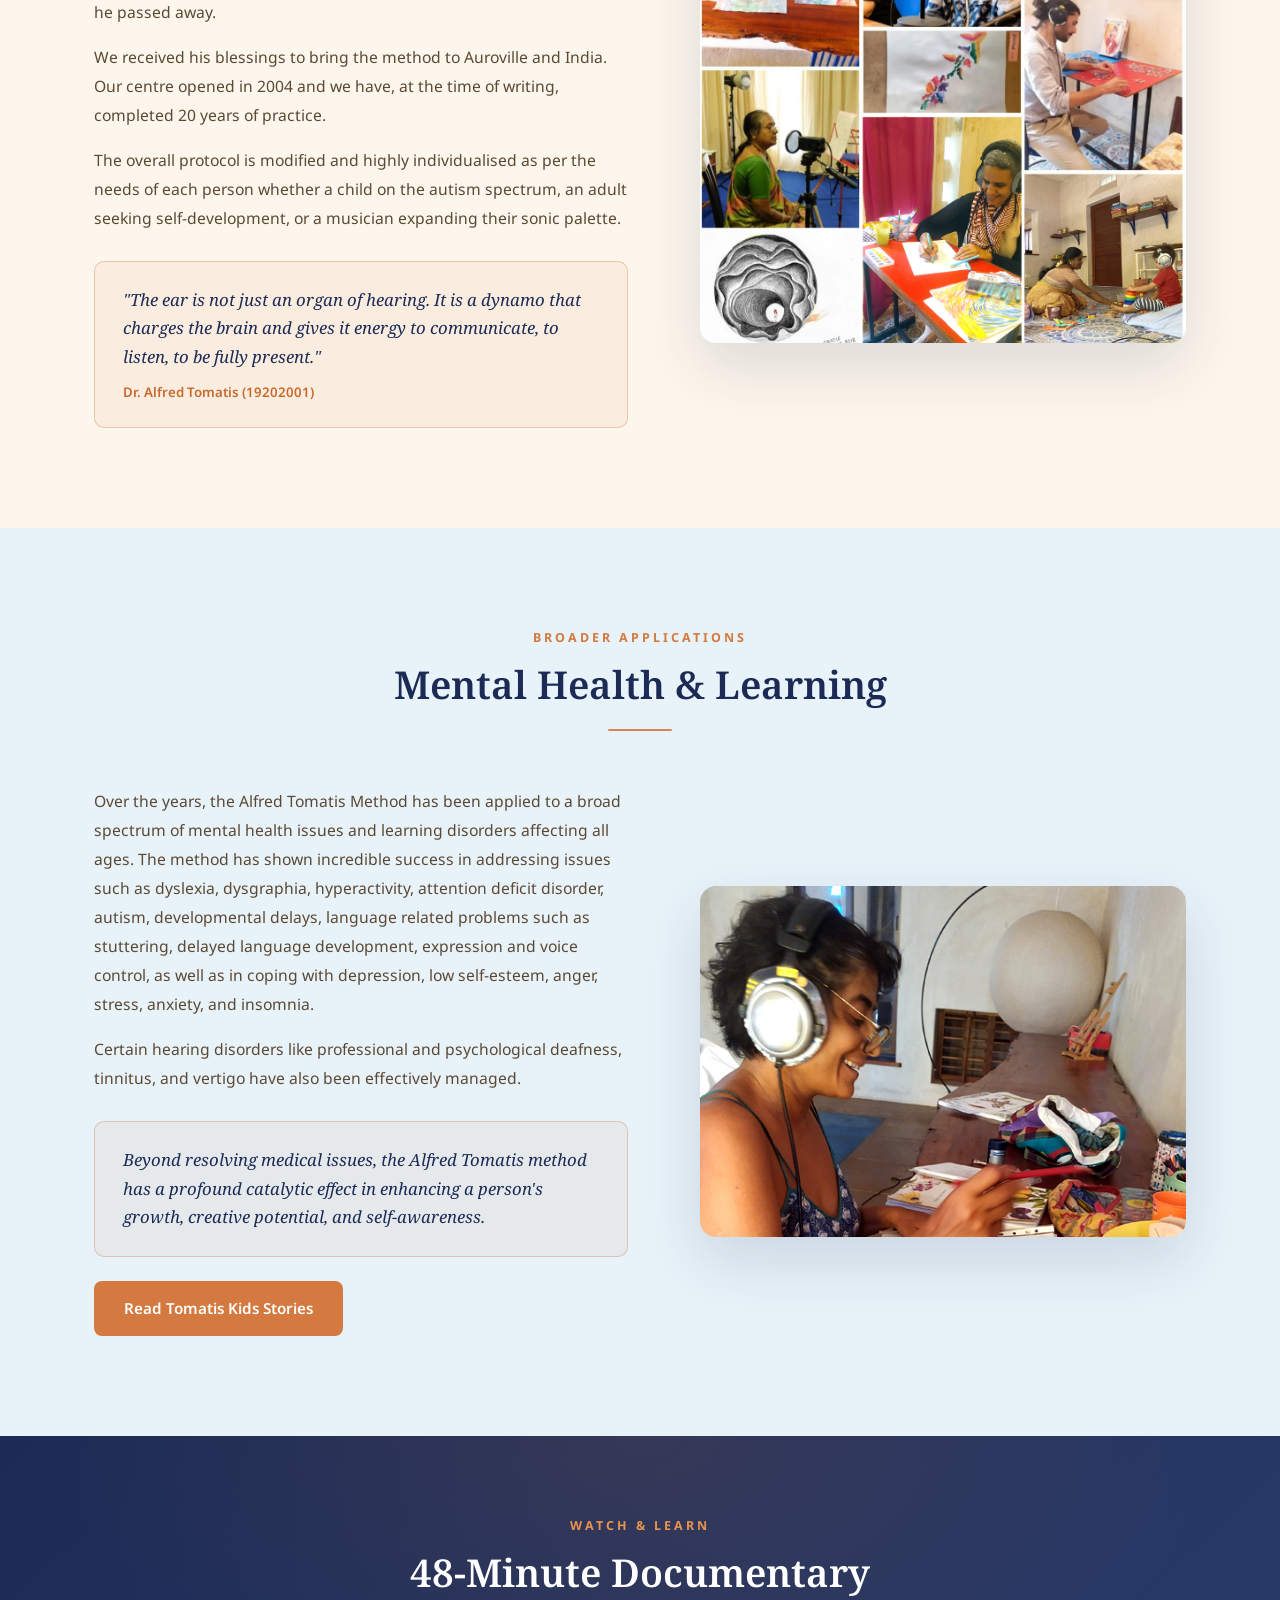
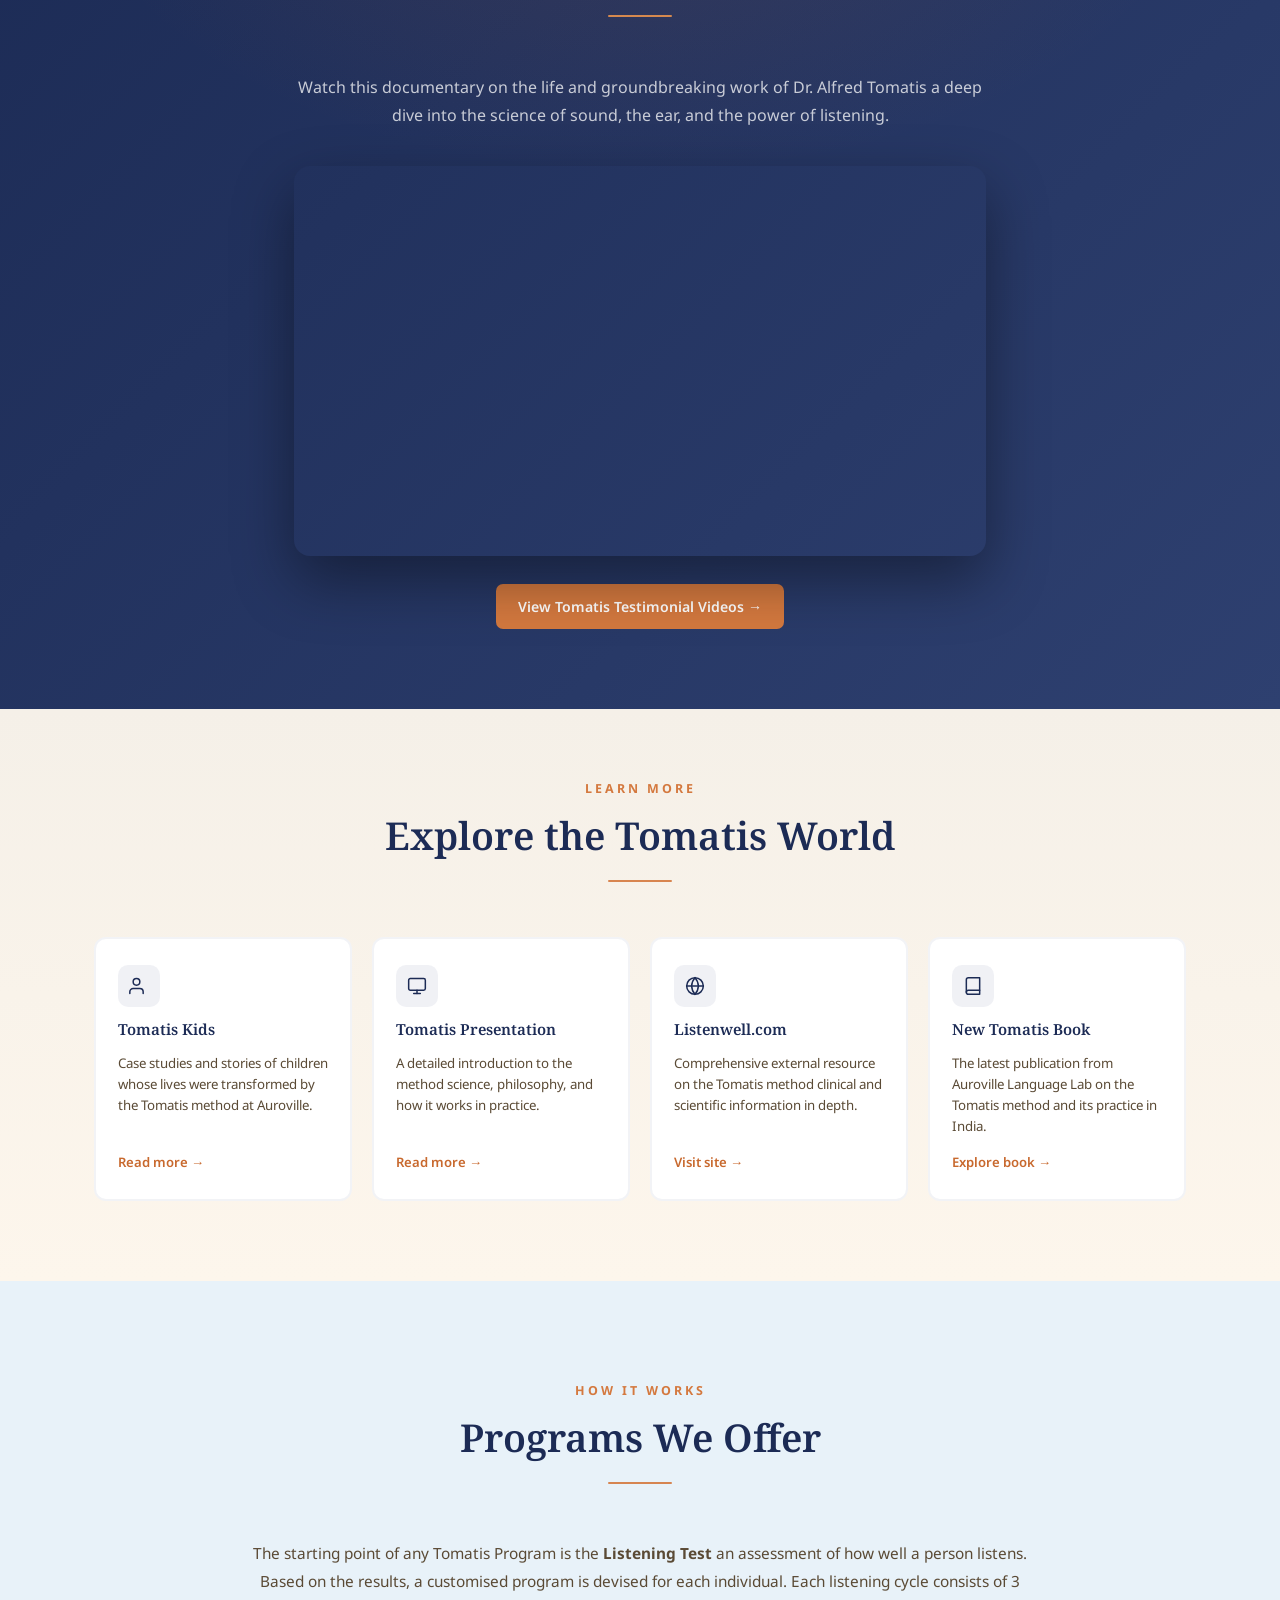
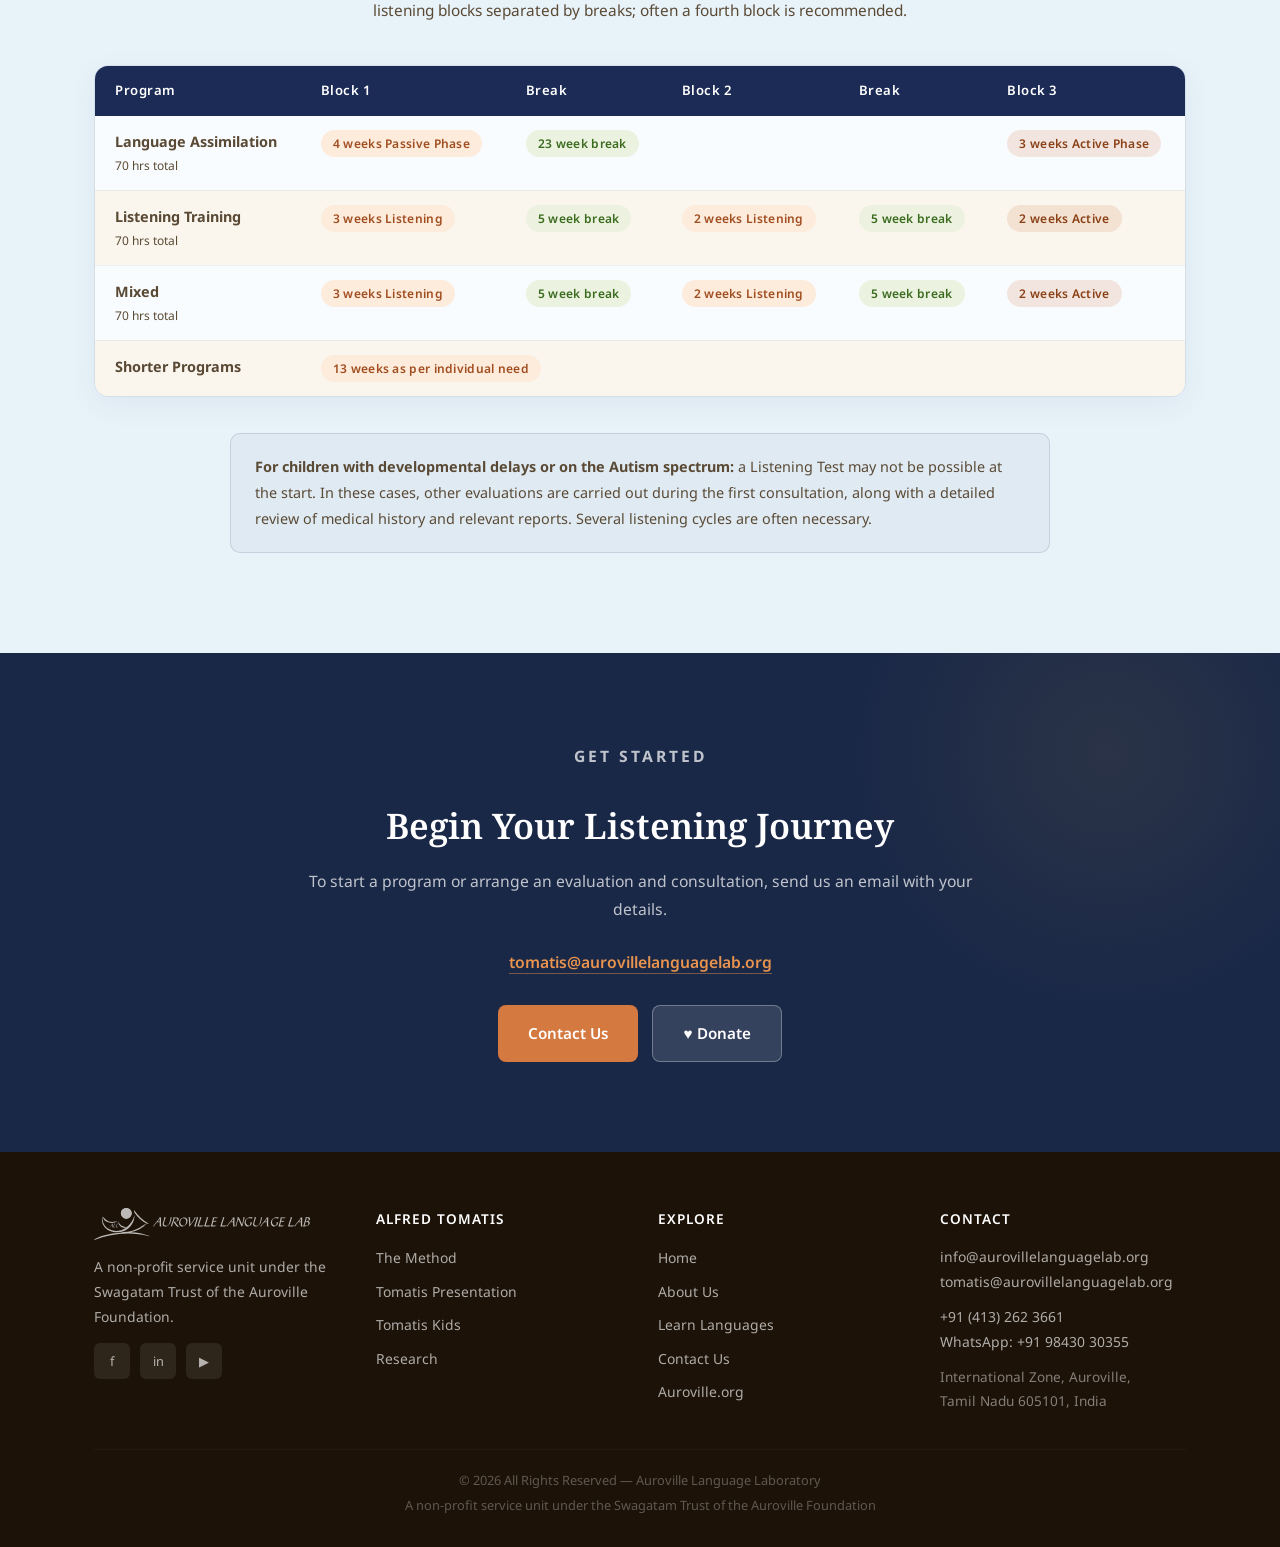
<file: tomatis.html>
<!doctype html>
<html lang="en">
  <head>
    <meta charset="UTF-8" />
    <meta name="viewport" content="width=device-width, initial-scale=1.0" />
    <title>The Alfred Tomatis Method - Auroville Language Lab</title>
    <meta
      name="description"
      content="The Alfred Tomatis Method at Auroville Language Lab  India's first centre offering this ground-breaking listening training program for language, learning, and self-development."
    />
    <link rel="preconnect" href="https://fonts.googleapis.com" />
    <link rel="preconnect" href="https://fonts.gstatic.com" crossorigin />
    <link
      href="https://fonts.googleapis.com/css2?family=Noto+Sans:wght@300;400;500;600;700&family=Noto+Serif:ital,wght@0,400;0,500;0,600;0,700;1,400;1,500&display=swap"
      rel="stylesheet"
    />
    <link rel="stylesheet" href="styles.css" />
  </head>
  <body class="page-tomatis">
    <div class="mobile-overlay" id="mobileOverlay"></div>

    <div class="mobile-menu" id="mobileMenu">
      <ul>
        <li>
          <a href="about.html">About Us</a>
        </li>
        <li><a href="news.html">News</a></li>
        <li>
          <a href="languages.html">Learn Languages</a>
        </li>
        <li>
          <a href="#">Alfred Tomatis</a>
          <ul>
            <li><a href="tomatis.html">The Method</a></li>
            <li>
              <a href="https://aurovillelanguagelab.org/tomatis-presentation/"
                >Tomatis Presentation</a
              >
            </li>
            <li>
              <a href="https://aurovillelanguagelab.org/tomatis-kids/"
                >Tomatis Kids</a
              >
            </li>
          </ul>
        </li>
        <li>
          <a href="#">Resources</a>
          <ul>
            <li>
              <a href="https://aurovillelanguagelab.org/languages/"
                >Learn Site</a
              >
            </li>
            <li>
              <a href="https://aurovillelanguagelab.org/mediatheque/"
                >Mediatheque</a
              >
            </li>
            <li>
              <a href="https://aurovillelanguagelab.org/research/">Research</a>
            </li>
            <li><a href="https://aurovillelanguagelab.org/talks/">Talks</a></li>
          </ul>
        </li>
        <li>
          <a href="building.html">Building</a>
        </li>
        <li>
          <a href="contact.html">Contact</a>
        </li>
        <li>
          <a
            href="donation.html"
            class="btn btn--accent"
            style="text-align: center; margin-top: 8px"
            >&#9829; Donate</a
          >
        </li>
      </ul>
    </div>

    <!-- NAV -->
    <nav class="nav" role="navigation" aria-label="Main navigation">
      <div class="container nav__inner">
        <a
          href="index.html"
          class="nav__logo"
          aria-label="Auroville Language Lab home"
        >
          <img
            src="files/auroville-language-lab-logo.svg"
            alt="Auroville Language Lab"
          />
        </a>
        <ul class="nav__links">
          <li>
            <a href="about.html">About Us</a>
          </li>
          <li><a href="news.html">News</a></li>
          <li>
            <a href="languages.html">Learn Languages</a>
          </li>
          <li class="nav__item--dropdown">
            <button
              class="nav__link--button"
              type="button"
              aria-expanded="false"
            >
              Alfred Tomatis
              <span class="nav__caret" aria-hidden="true">&#9662;</span>
            </button>
            <ul class="nav__dropdown">
              <li><a href="tomatis.html">The Method</a></li>
              <li>
                <a href="https://aurovillelanguagelab.org/tomatis-presentation/"
                  >Tomatis Presentation</a
                >
              </li>
              <li>
                <a href="https://aurovillelanguagelab.org/tomatis-kids/"
                  >Tomatis Kids</a
                >
              </li>
            </ul>
          </li>
          <li class="nav__item--dropdown">
            <button
              class="nav__link--button"
              type="button"
              aria-expanded="false"
            >
              Resources <span class="nav__caret" aria-hidden="true">&#9662;</span>
            </button>
            <ul class="nav__dropdown">
              <li>
                <a href="https://aurovillelanguagelab.org/languages/"
                  >Learn Site</a
                >
              </li>
              <li>
                <a href="https://aurovillelanguagelab.org/mediatheque/"
                  >Mediatheque</a
                >
              </li>
              <li>
                <a href="https://aurovillelanguagelab.org/research/"
                  >Research</a
                >
              </li>
              <li>
                <a href="https://aurovillelanguagelab.org/talks/">Talks</a>
              </li>
            </ul>
          </li>
          <li>
            <a href="building.html"
              >Building</a
            >
          </li>
          <li>
            <a href="contact.html">Contact</a>
          </li>
          <li>
            <a
              href="donation.html"
              class="btn btn--accent"
              >&#9829; Donate</a
            >
          </li>
        </ul>
        <button
          class="nav__hamburger"
          id="hamburger"
          aria-label="Open menu"
          aria-expanded="false"
        >
          <span></span><span></span><span></span>
        </button>
      </div>
    </nav>

    <!-- ===== HERO ===== -->
    <section class="hero" aria-label="Alfred Tomatis Method">
      <div class="hero__bg" aria-hidden="true"></div>
      <!-- Text content -->
      <div class="hero__body">
        <div class="container">
          <ol class="hero__breadcrumb" aria-label="Breadcrumb">
            <li><a href="index.html">Home</a></li>
            <li class="hero__breadcrumb-sep" aria-hidden="true"></li>
            <li class="hero__breadcrumb-current" aria-current="page">
              Alfred Tomatis Method
            </li>
          </ol>
          <div class="hero__inner">
            <p class="hero__label">
              A Pioneering Science of Sound &amp; Listening
            </p>
            <h1 class="hero__title">The Alfred <em>Tomatis</em> Method</h1>
            <p class="hero__subtitle">
              A ground-breaking listening training that re-educates the ear,
              reshapes neural pathways, and unlocks the full potential of every
              person  child or adult.
            </p>
            <div class="hero__ctas">
              <a href="#about" class="btn btn--accent btn--large"
                >Explore the Method</a
              >
              <a href="#contact" class="btn btn--glass btn--large"
                >Book a Consultation</a
              >
            </div>
          </div>
        </div>
      </div>

      <!-- Stat bar  pinned to bottom edge of hero -->
      <div class="hero__statbar" aria-label="Key facts">
        <div class="container hero__statbar-inner">
          <div class="hero__stat">
            <div class="hero__stat-icon" aria-hidden="true">
              <svg viewBox="0 0 24 24">
                <path
                  d="M12 2C8.13 2 5 5.13 5 9c0 5.25 7 13 7 13s7-7.75 7-13c0-3.87-3.13-7-7-7zm0 9.5c-1.38 0-2.5-1.12-2.5-2.5s1.12-2.5 2.5-2.5 2.5 1.12 2.5 2.5-1.12 2.5-2.5 2.5z"
                />
              </svg>
            </div>
            <div class="hero__stat-text">
              <strong>First in India</strong>
              <span>India's first Tomatis centre, open since 2004</span>
            </div>
          </div>
          <div class="hero__stat">
            <div class="hero__stat-icon" aria-hidden="true">
              <svg viewBox="0 0 24 24">
                <polyline points="22 12 18 12 15 21 9 3 6 12 2 12" />
              </svg>
            </div>
            <div class="hero__stat-text">
              <strong>50% Faster Language Learning</strong>
              <span>EU-commissioned three-nation study</span>
            </div>
          </div>
          <div class="hero__stat">
            <div class="hero__stat-icon" aria-hidden="true">
              <svg viewBox="0 0 24 24">
                <circle cx="12" cy="12" r="10" />
                <polyline points="12 6 12 12 16 14" />
              </svg>
            </div>
            <div class="hero__stat-text">
              <strong>20+ Years of Practice</strong>
              <span>Transforming lives across all ages</span>
            </div>
          </div>
        </div>
      </div>
    </section>

    <!-- ===== INTRO ===== -->
    <section class="intro" id="about" aria-labelledby="intro-title">
      <div class="container">
        <div class="intro__grid reveal">
          <div class="intro__image-wrap">
            <img
              src="files/tomatis-y-lena-1-1.jpg"
              alt="Dr. Alfred Tomatis with Mrs. Lna Tomatis"
              loading="lazy"
            />
            <div class="intro__badge" aria-hidden="true">
              <div class="intro__badge-num">20+</div>
              <div class="intro__badge-text">
                years of practice<br />at Auroville
              </div>
            </div>
          </div>
          <div class="intro__content">
            <div class="section-header">
              <p class="section-header__label">About The Method</p>
              <h2 class="section-header__title" id="intro-title">
                What is the Alfred Tomatis Method?
              </h2>
            </div>
            <p>
              The Alfred Tomatis method is the outcome of Dr. Alfred Tomatis's
              lifetime of research and discovery in the field of human hearing
              and sound perception. After decades of exploration into the
              functioning of the ear, its relation to the nervous system and the
              psyche, Dr. Tomatis developed a sophisticated Listening Training
              using a device he invented  the <strong>Electronic Ear</strong>.
            </p>
            <p>
              The Auroville Language Lab is the
              <strong>first centre in India</strong> to offer this
              transformative program. Also known as "Audio Psycho Phonology,"
              the method re-trains the ear through a combination of exercising
              the muscles of the middle ear, direct cortical stimulation, and
              modifications in the way language is processed.
            </p>
            <p>
              The result: new neural synapses, better flow of messages in the
              brain, and more harmonious coordination between different parts of
              the brain  better listening to yourself, to others, and to the
              world around you.
            </p>
          </div>
        </div>
      </div>
    </section>

    <!-- ===== BENEFITS ===== -->
    <section class="benefits" id="benefits" aria-labelledby="benefits-title">
      <div class="container">
        <div class="section-header reveal">
          <p class="section-header__label">Who Can Benefit</p>
          <h2 class="section-header__title" id="benefits-title">
            What can Tomatis Listening Training do for you?
          </h2>
        </div>
        <p class="benefits__lead reveal">
          Dr. Tomatis's work underscores the vital role listening plays in every
          aspect of life. Over the years, this training has transformed millions
          of people across the globe  from children with developmental
          challenges to professional musicians and artists.
        </p>
        <div class="benefits__grid">
          <div class="benefit-card reveal">
            <div class="benefit-card__icon" aria-hidden="true">
              <svg viewBox="0 0 24 24">
                <path d="M17 21v-2a4 4 0 0 0-4-4H5a4 4 0 0 0-4 4v2" />
                <circle cx="9" cy="7" r="4" />
                <path d="M23 21v-2a4 4 0 0 0-3-3.87" />
                <path d="M16 3.13a4 4 0 0 1 0 7.75" />
              </svg>
            </div>
            <h3 class="benefit-card__title">Children &amp; Development</h3>
            <p class="benefit-card__desc">
              Children on the autism spectrum, those with developmental delays,
              dyslexia, attention deficit disorders, and other learning
              challenges.
            </p>
          </div>
          <div class="benefit-card reveal">
            <div class="benefit-card__icon" aria-hidden="true">
              <svg viewBox="0 0 24 24">
                <path
                  d="M21 15a2 2 0 0 1-2 2H7l-4 4V5a2 2 0 0 1 2-2h14a2 2 0 0 1 2 2z"
                />
              </svg>
            </div>
            <h3 class="benefit-card__title">Language Learners</h3>
            <p class="benefit-card__desc">
              An EU study shows the method can reduce the time to learn a
              language by half  acclimatising the ear to sounds, frequencies
              and cadences for native fluency.
            </p>
          </div>
          <div class="benefit-card reveal">
            <div class="benefit-card__icon" aria-hidden="true">
              <svg viewBox="0 0 24 24">
                <path d="M9 18V5l12-2v13" />
                <circle cx="6" cy="18" r="3" />
                <circle cx="18" cy="16" r="3" />
              </svg>
            </div>
            <h3 class="benefit-card__title">Musicians &amp; Artists</h3>
            <p class="benefit-card__desc">
              Expand creative potential, refine tonal perception, and deepen the
              connection between body, voice, and expression.
            </p>
          </div>
          <div class="benefit-card reveal">
            <div class="benefit-card__icon" aria-hidden="true">
              <svg viewBox="0 0 24 24">
                <path
                  d="M20.84 4.61a5.5 5.5 0 0 0-7.78 0L12 5.67l-1.06-1.06a5.5 5.5 0 0 0-7.78 7.78l1.06 1.06L12 21.23l7.78-7.78 1.06-1.06a5.5 5.5 0 0 0 0-7.78z"
                />
              </svg>
            </div>
            <h3 class="benefit-card__title">Mental Wellbeing</h3>
            <p class="benefit-card__desc">
              Addresses depression, anxiety, insomnia, vertigo, tinnitus, and
              stress-related problems by rebalancing the nervous system.
            </p>
          </div>
          <div class="benefit-card reveal">
            <div class="benefit-card__icon" aria-hidden="true">
              <svg viewBox="0 0 24 24">
                <path d="M3 18v-6a9 9 0 0 1 18 0v6" />
                <path
                  d="M21 19a2 2 0 0 1-2 2h-1a2 2 0 0 1-2-2v-3a2 2 0 0 1 2-2h3zM3 19a2 2 0 0 0 2 2h1a2 2 0 0 0 2-2v-3a2 2 0 0 0-2-2H3z"
                />
              </svg>
            </div>
            <h3 class="benefit-card__title">Hearing &amp; Sensory</h3>
            <p class="benefit-card__desc">
              Auditory processing difficulties, hypersensitivity to sound, or
              other sensory integration challenges.
            </p>
          </div>
          <div class="benefit-card reveal">
            <div class="benefit-card__icon" aria-hidden="true">
              <svg viewBox="0 0 24 24">
                <circle cx="12" cy="12" r="10" />
                <path d="M12 8v4l3 3" />
              </svg>
            </div>
            <h3 class="benefit-card__title">Personal Growth</h3>
            <p class="benefit-card__desc">
              Anyone on a journey of self-awareness  this training grounds and
              releases a person to achieve their full potential through deeper
              listening.
            </p>
          </div>
        </div>
        <div class="benefits__highlight reveal">
          <p>
            A
            <strong
              >three-nation study commissioned by the European Union</strong
            >
            has shown that the Tomatis Method can reduce the time taken to learn
            a language by half, since it acclimatises the ear to the sounds,
            frequencies, and cadences of the new language  enabling the learner
            to achieve
            <strong>native fluency in a relatively short period.</strong>
          </p>
        </div>
        <div class="benefits__image reveal">
          <img
            src="files/tomatis-benefits.png"
            alt="Benefits of the Alfred Tomatis Method"
            loading="lazy"
          />
        </div>
        <figure class="benefits__image reveal">
          <img
            src="files/tomatis-books.png"
            alt="Benefits of the Alfred Tomatis Method"
            loading="lazy"
          />
          <figcaption>Books by Dr. Alfred Tomatis</figcaption>
        </figure>
      </div>
    </section>

    <!-- ===== DR. TOMATIS ===== -->
    <section class="doctor" id="story" aria-labelledby="doctor-title">
      <div class="container">
        <div class="doctor__grid">
          <div class="doctor__content reveal">
            <div class="section-header">
              <p class="section-header__label">Our Story</p>
              <h2 class="section-header__title" id="doctor-title">
                Meeting with Dr. and Mrs. Tomatis
              </h2>
            </div>
            <p>
              The Tomatis Research Centre of the Auroville Language Laboratory
              is the very first centre in India to offer this method. We had the
              unforgettable opportunity of meeting Dr. Alfred Tomatis and his
              wife Mrs. Lna Tomatis in the south of France in December 2001,
              just before he passed away.
            </p>
            <p>
              We received his blessings to bring the method to Auroville and
              India. Our centre opened in 2004 and we have, at the time of
              writing, completed 20 years of practice.
            </p>
            <p>
              The overall protocol is modified and highly individualised as per
              the needs of each person  whether a child on the autism spectrum,
              an adult seeking self-development, or a musician expanding their
              sonic palette.
            </p>
            <div class="doctor__quote">
              <blockquote>
                "The ear is not just an organ of hearing. It is a dynamo that
                charges the brain and gives it energy to communicate, to listen,
                to be fully present."
              </blockquote>
              <cite> Dr. Alfred Tomatis (19202001)</cite>
            </div>
          </div>
          <div class="doctor__photo-wrap reveal">
            <img
              src="files/tomaits-page.jpg"
              alt="Historical photograph from the Tomatis centre at Auroville Language Lab"
              loading="lazy"
            />
          </div>
        </div>
      </div>
    </section>

    <!-- ===== MENTAL HEALTH & LEARNING ===== -->
    <section
      class="doctor"
      id="applications"
      aria-labelledby="applications-title"
    >
      <div class="container">
        <div class="section-header reveal">
          <p class="section-header__label">Broader Applications</p>
          <h2 class="section-header__title" id="applications-title">
            Mental Health &amp; Learning
          </h2>
        </div>
        <div class="doctor__grid">
          <div class="doctor__content reveal">
            <p>
              Over the years, the Alfred Tomatis Method has been applied to a
              broad spectrum of mental health issues and learning disorders
              affecting all ages. The method has shown incredible success in
              addressing issues such as dyslexia, dysgraphia, hyperactivity,
              attention deficit disorder, autism, developmental delays, language
              related problems such as stuttering, delayed language development,
              expression and voice control, as well as in coping with
              depression, low self-esteem, anger, stress, anxiety, and insomnia.
            </p>
            <p>
              Certain hearing disorders like professional and psychological
              deafness, tinnitus, and vertigo have also been effectively
              managed.
            </p>
            <div class="doctor__quote">
              <blockquote>
                Beyond resolving medical issues, the Alfred Tomatis method has a
                profound catalytic effect in enhancing a person's growth,
                creative potential, and self-awareness.
              </blockquote>
            </div>
            <a
              href="https://aurovillelanguagelab.org/tomatis-kids/"
              target="_blank"
              rel="noopener"
              class="btn btn--accent btn--large"
              style="margin-top: 24px; display: inline-flex"
              >Read Tomatis Kids Stories</a
            >
          </div>
          <div class="doctor__photo-wrap reveal">
            <img
              src="files/auroville-language-lab-language-about-tomatisandmental.jpg"
              alt="Tomatis method and mental health"
              loading="lazy"
            />
          </div>
        </div>
      </div>
    </section>

    <!-- ===== DOCUMENTARY ===== -->
    <section class="documentary" aria-labelledby="documentary-title">
      <div class="documentary__inner reveal">
        <div class="section-header">
          <p class="section-header__label">Watch &amp; Learn</p>
          <h2 class="section-header__title" id="documentary-title">
            48-Minute Documentary
          </h2>
        </div>
        <p class="documentary__desc">
          Watch this documentary on the life and groundbreaking work of Dr.
          Alfred Tomatis  a deep dive into the science of sound, the ear, and
          the power of listening.
        </p>
        <div class="documentary__embed-wrap">
          <iframe
            src="https://www.youtube.com/embed/wnpXprTl3m0"
            title="Documentary on the life and work of Dr. Alfred Tomatis"
            allow="
              accelerometer;
              autoplay;
              clipboard-write;
              encrypted-media;
              gyroscope;
              picture-in-picture;
            "
            allowfullscreen
            loading="lazy"
          ></iframe>
        </div>
        <a
          href="https://www.youtube.com/playlist?list=PLG74_S2SbHJjckPgKmT3At9uoFj3BogHp"
          target="_blank"
          rel="noopener noreferrer"
          class="btn btn--accent"
        >
          View Tomatis Testimonial Videos &rarr;
        </a>
      </div>
    </section>

    <!-- ===== RESOURCES ===== -->
    <section class="resources" aria-labelledby="resources-title">
      <div class="container">
        <div class="section-header reveal">
          <p class="section-header__label">Learn More</p>
          <h2 class="section-header__title" id="resources-title">
            Explore the Tomatis World
          </h2>
        </div>
        <div class="resources__grid">
          <a
            href="https://aurovillelanguagelab.org/tomatis-kids/"
            class="resource-card reveal"
            target="_blank"
            rel="noopener"
          >
            <div class="resource-card__icon" aria-hidden="true">
              <svg viewBox="0 0 24 24">
                <path d="M17 21v-2a4 4 0 0 0-4-4H5a4 4 0 0 0-4 4v2" />
                <circle cx="9" cy="7" r="4" />
              </svg>
            </div>
            <div class="resource-card__title">Tomatis Kids</div>
            <p class="resource-card__desc">
              Case studies and stories of children whose lives were transformed
              by the Tomatis method at Auroville.
            </p>
            <span class="resource-card__link">Read more &rarr;</span>
          </a>
          <a
            href="https://aurovillelanguagelab.org/tomatis-presentation/"
            class="resource-card reveal"
            target="_blank"
            rel="noopener"
          >
            <div class="resource-card__icon" aria-hidden="true">
              <svg viewBox="0 0 24 24">
                <rect x="2" y="3" width="20" height="14" rx="2" />
                <line x1="8" y1="21" x2="16" y2="21" />
                <line x1="12" y1="17" x2="12" y2="21" />
              </svg>
            </div>
            <div class="resource-card__title">Tomatis Presentation</div>
            <p class="resource-card__desc">
              A detailed introduction to the method  science, philosophy, and
              how it works in practice.
            </p>
            <span class="resource-card__link">Read more &rarr;</span>
          </a>
          <a
            href="https://www.listenwell.com/English/index.htm"
            class="resource-card reveal"
            target="_blank"
            rel="noopener"
          >
            <div class="resource-card__icon" aria-hidden="true">
              <svg viewBox="0 0 24 24">
                <circle cx="12" cy="12" r="10" />
                <line x1="2" y1="12" x2="22" y2="12" />
                <path
                  d="M12 2a15.3 15.3 0 0 1 4 10 15.3 15.3 0 0 1-4 10 15.3 15.3 0 0 1-4-10 15.3 15.3 0 0 1 4-10z"
                />
              </svg>
            </div>
            <div class="resource-card__title">Listenwell.com</div>
            <p class="resource-card__desc">
              Comprehensive external resource on the Tomatis method  clinical
              and scientific information in depth.
            </p>
            <span class="resource-card__link">Visit site &rarr;</span>
          </a>
          <a
            href="https://books.aurovillelanguagelab.org/"
            class="resource-card reveal"
            target="_blank"
            rel="noopener"
          >
            <div class="resource-card__icon" aria-hidden="true">
              <svg viewBox="0 0 24 24">
                <path d="M4 19.5A2.5 2.5 0 0 1 6.5 17H20" />
                <path
                  d="M6.5 2H20v20H6.5A2.5 2.5 0 0 1 4 19.5v-15A2.5 2.5 0 0 1 6.5 2z"
                />
              </svg>
            </div>
            <div class="resource-card__title">New Tomatis Book</div>
            <p class="resource-card__desc">
              The latest publication from Auroville Language Lab on the Tomatis
              method and its practice in India.
            </p>
            <span class="resource-card__link">Explore book &rarr;</span>
          </a>
        </div>
      </div>
    </section>
    <!-- ===== PROGRAMS ===== -->
    <section class="programs" id="programs" aria-labelledby="programs-title">
      <div class="container">
        <div class="section-header reveal">
          <p class="section-header__label">How It Works</p>
          <h2 class="section-header__title" id="programs-title">
            Programs We Offer
          </h2>
        </div>
        <p class="programs__note reveal">
          The starting point of any Tomatis Program is the
          <strong>Listening Test</strong>  an assessment of how well a person
          listens. Based on the results, a customised program is devised for
          each individual. Each listening cycle consists of 3 listening blocks
          separated by breaks; often a fourth block is recommended.
        </p>
        <div class="programs__table-wrap reveal">
          <table
            class="programs__table"
            aria-label="Tomatis program structures"
          >
            <thead>
              <tr>
                <th scope="col">Program</th>
                <th scope="col">Block 1</th>
                <th scope="col">Break</th>
                <th scope="col">Block 2</th>
                <th scope="col">Break</th>
                <th scope="col">Block 3</th>
              </tr>
            </thead>
            <tbody>
              <tr>
                <td>
                  <strong>Language Assimilation</strong><br /><small
                    >70 hrs total</small
                  >
                </td>
                <td>
                  <span class="tag tag--passive">4 weeks  Passive Phase</span>
                </td>
                <td><span class="tag tag--break">23 week break</span></td>
                <td colspan="2"></td>
                <td>
                  <span class="tag tag--active">3 weeks  Active Phase</span>
                </td>
              </tr>
              <tr>
                <td>
                  <strong>Listening Training</strong><br /><small
                    >70 hrs total</small
                  >
                </td>
                <td>
                  <span class="tag tag--passive">3 weeks  Listening</span>
                </td>
                <td><span class="tag tag--break">5 week break</span></td>
                <td>
                  <span class="tag tag--passive">2 weeks  Listening</span>
                </td>
                <td><span class="tag tag--break">5 week break</span></td>
                <td><span class="tag tag--active">2 weeks  Active</span></td>
              </tr>
              <tr>
                <td><strong>Mixed</strong><br /><small>70 hrs total</small></td>
                <td>
                  <span class="tag tag--passive">3 weeks  Listening</span>
                </td>
                <td><span class="tag tag--break">5 week break</span></td>
                <td>
                  <span class="tag tag--passive">2 weeks  Listening</span>
                </td>
                <td><span class="tag tag--break">5 week break</span></td>
                <td><span class="tag tag--active">2 weeks  Active</span></td>
              </tr>
              <tr>
                <td><strong>Shorter Programs</strong></td>
                <td colspan="5">
                  <span class="tag tag--passive"
                    >13 weeks as per individual need</span
                  >
                </td>
              </tr>
            </tbody>
          </table>
        </div>
        <div class="programs__info-box reveal">
          <strong
            >For children with developmental delays or on the Autism
            spectrum:</strong
          >
          a Listening Test may not be possible at the start. In these cases,
          other evaluations are carried out during the first consultation, along
          with a detailed review of medical history and relevant reports.
          Several listening cycles are often necessary.
        </div>
      </div>
    </section>

    <!-- ===== CTA ===== -->
    <section class="cta" id="contact" aria-labelledby="cta-title">
      <div class="cta__inner reveal">
        <p class="cta__label">Get Started</p>
        <h2 id="cta-title">Begin Your Listening Journey</h2>
        <p>
          To start a program or arrange an evaluation and consultation, send us
          an email with your details.
        </p>
        <p>
          <a href="mailto:tomatis@aurovillelanguagelab.org" class="cta__email">
            tomatis@aurovillelanguagelab.org
          </a>
        </p>
        <div class="cta__buttons">
          <a href="contact.html" class="btn btn--accent btn--large">
            Contact Us
          </a>
          <a
            href="donation.html"
            class="btn btn--glass btn--large"
          >
            &#9829; Donate
          </a>
        </div>
      </div>
    </section>

    <!-- ===== FOOTER ===== -->
    <footer class="footer" role="contentinfo">
      <div class="container">
        <div class="footer__grid">
          <div class="footer__col">
            <img
              src="files/auroville-language-lab-logo.svg"
              alt="Auroville Language Lab"
              style="
                height: 32px;
                margin-bottom: 14px;
                filter: brightness(0) invert(1);
                opacity: 0.7;
              "
            />
            <p>
              A non-profit service unit under the Swagatam Trust of the
              Auroville Foundation.
            </p>
            <div class="footer__social" aria-label="Social media links">
              <a
                href="https://www.facebook.com/aurovillelanguagelab/"
                target="_blank"
                rel="noopener"
                aria-label="Facebook"
                >f</a
              >
              <a
                href="https://www.instagram.com/aurovillelanguagelab/"
                target="_blank"
                rel="noopener"
                aria-label="Instagram"
                >in</a
              >
              <a
                href="https://www.youtube.com/@aurovillelanguagelabtomati2543/videos"
                target="_blank"
                rel="noopener"
                aria-label="YouTube"
                >&#9654;</a
              >
            </div>
          </div>
          <div class="footer__col">
            <h4>Alfred Tomatis</h4>
            <ul>
              <li><a href="tomatis.html">The Method</a></li>
              <li>
                <a href="https://aurovillelanguagelab.org/tomatis-presentation/"
                  >Tomatis Presentation</a
                >
              </li>
              <li>
                <a href="https://aurovillelanguagelab.org/tomatis-kids/"
                  >Tomatis Kids</a
                >
              </li>
              <li>
                <a href="https://aurovillelanguagelab.org/research/"
                  >Research</a
                >
              </li>
            </ul>
          </div>
          <div class="footer__col">
            <h4>Explore</h4>
            <ul>
              <li><a href="index.html">Home</a></li>
              <li>
                <a href="https://aurovillelanguagelab.org/about/">About Us</a>
              </li>
              <li>
                <a href="languages.html">Learn Languages</a>
              </li>
              <li>
                <a href="contact.html">Contact Us</a>
              </li>
              <li>
                <a
                  href="http://www.auroville.org/"
                  target="_blank"
                  rel="noopener"
                  >Auroville.org</a
                >
              </li>
            </ul>
          </div>
          <div class="footer__col">
            <h4>Contact</h4>
            <p>
              <a href="mailto:info@aurovillelanguagelab.org"
                >info@aurovillelanguagelab.org</a
              ><br />
              <a href="mailto:tomatis@aurovillelanguagelab.org"
                >tomatis@aurovillelanguagelab.org</a
              >
            </p>
            <p style="margin-top: 10px">
              <a href="tel:+914132623661">+91 (413) 262 3661</a><br />
              WhatsApp: <a href="tel:+919843030355">+91 98430 30355</a>
            </p>
            <p style="margin-top: 10px; font-size: 0.85rem; opacity: 0.7">
              International Zone, Auroville,<br />Tamil Nadu 605101, India
            </p>
          </div>
        </div>
        <div class="footer__bottom">
          <p>
            &copy; 2026 All Rights Reserved &mdash; Auroville Language
            Laboratory
          </p>
          <p>
            A non-profit service unit under the Swagatam Trust of the Auroville
            Foundation
          </p>
        </div>
      </div>
    </footer>

    <!-- LANG SWITCHER -->
    <div
      class="lang-switcher--float"
      id="langSwitcher"
      role="navigation"
      aria-label="Language switcher"
    >
      <button
        class="lang-switcher__toggle"
        id="langToggle"
        aria-expanded="false"
      >
        <svg
          width="16"
          height="16"
          viewBox="0 0 16 16"
          fill="none"
          aria-hidden="true"
        >
          <circle
            cx="8"
            cy="8"
            r="7"
            stroke="currentColor"
            stroke-width="1.2"
          />
          <path
            d="M8 1C8 1 5 4 5 8C5 12 8 15 8 15"
            stroke="currentColor"
            stroke-width="1.2"
          />
          <path
            d="M8 1C8 1 11 4 11 8C11 12 8 15 8 15"
            stroke="currentColor"
            stroke-width="1.2"
          />
          <path d="M1.5 8H14.5" stroke="currentColor" stroke-width="1.2" />
          <path d="M2 5H14M2 11H14" stroke="currentColor" stroke-width="1.2" />
        </svg>
        EN
      </button>
      <div class="lang-switcher__options">
        <a href="#" class="lang-switcher__option active">English</a>
        <a href="#" class="lang-switcher__option">Franais</a>
        <a href="#" class="lang-switcher__option">Deutsch</a>
        <a href="#" class="lang-switcher__option">Espaol</a>
        <a href="#" class="lang-switcher__option">?????</a>
        <a href="#" class="lang-switcher__option">??????</a>
      </div>
    </div>

    <script>
      // Reveal on scroll
      const revealEls = document.querySelectorAll(".reveal");
      const observer = new IntersectionObserver(
        (entries) => {
          entries.forEach((el) => {
            if (el.isIntersecting) {
              el.target.classList.add("visible");
              observer.unobserve(el.target);
            }
          });
        },
        { threshold: 0.1 },
      );
      revealEls.forEach((el) => observer.observe(el));

      // Mobile nav
      const hamburger = document.getElementById("hamburger");
      const mobileMenu = document.getElementById("mobileMenu");
      const mobileOverlay = document.getElementById("mobileOverlay");

      function toggleMenu() {
        const open = mobileMenu.classList.toggle("active");
        mobileOverlay.classList.toggle("active", open);
        hamburger.classList.toggle("active", open);
        hamburger.setAttribute("aria-expanded", open);
        document.body.style.overflow = open ? "hidden" : "";
      }

      hamburger.addEventListener("click", toggleMenu);
      mobileOverlay.addEventListener("click", toggleMenu);

      // Lang switcher
      const langSwitcher = document.getElementById("langSwitcher");
      const langToggle = document.getElementById("langToggle");
      langToggle.addEventListener("click", () => {
        const open = langSwitcher.classList.toggle("active");
        langToggle.setAttribute("aria-expanded", open);
      });
      document.addEventListener("click", (e) => {
        if (!langSwitcher.contains(e.target)) {
          langSwitcher.classList.remove("active");
          langToggle.setAttribute("aria-expanded", "false");
        }
      });

      // Hero parallax + zoom
      const heroEl = document.querySelector(".hero");
      const heroBg = document.querySelector(".hero__bg");
      if (
        heroBg &&
        !window.matchMedia("(prefers-reduced-motion: reduce)").matches
      ) {
        let ticking = false;
        window.addEventListener(
          "scroll",
          () => {
            if (!ticking) {
              requestAnimationFrame(() => {
                const scrolled = window.scrollY;
                const heroH = heroEl.offsetHeight;
                if (scrolled < heroH) {
                  const progress = scrolled / heroH;
                  const translateY = scrolled * 0.3;
                  const scale = 1.08 + progress * 0.07;
                  heroBg.style.transform = `scale(${scale}) translateY(${translateY}px)`;
                }
                ticking = false;
              });
              ticking = true;
            }
          },
          { passive: true },
        );
      }
    </script>
  </body>
</html>
</file>
<file: styles.css>
﻿/* ===== RESET & BASE ===== */
*,
*::before,
*::after {
  margin: 0;
  padding: 0;
  box-sizing: border-box;
}

:root {
  --color-primary: #2c3e6d;
  --color-primary-light: #3d5289;
  --color-primary-dark: #1a2847;
  --color-accent: #d4793f;
  --color-accent-light: #e89a66;
  --color-gold: #e8b84a;
  --color-warm: #fffbee;
  --color-blue-tint: #ebf6ff;
  --color-text: #291b05;
  --color-text-light: #5a4a35;
  --color-white: #ffffff;
  --tomatis-deep: #1c2b55;
  --tomatis-amber: #c8692e;
  --tomatis-amber-light: #e8934e;
  --tomatis-cream: #fdf6ec;
  --font-heading: "Noto Serif", Georgia, serif;
  --font-body: "Noto Sans", -apple-system, BlinkMacSystemFont, sans-serif;
  --max-width: 1140px;
  --section-padding: 100px 0;
  --border-radius: 10px;
  --transition: 0.3s ease;
}

html {
  scroll-behavior: smooth;
}

body {
  font-family: var(--font-body);
  color: var(--color-text);
  line-height: 1.65;
  background: linear-gradient(180deg, #fcf7ed 0%, #eef3f9 100%);
  overflow-x: hidden;
}

img {
  max-width: 100%;
  height: auto;
  display: block;
}

a {
  text-decoration: none;
  color: inherit;
  transition: var(--transition);
}

.container {
  max-width: var(--max-width);
  margin: 0 auto;
  padding: 0 24px;
}

section {
  padding: var(--section-padding);
}

/* ===== NAV ===== */
.nav {
  position: fixed;
  top: 0;
  left: 0;
  right: 0;
  z-index: 1000;
  background: rgba(255, 255, 255, 0.82);
  backdrop-filter: blur(18px);
  -webkit-backdrop-filter: blur(18px);
  border-bottom: 1px solid rgba(44, 62, 109, 0.08);
  box-shadow: 0 10px 30px rgba(33, 50, 88, 0.05);
  padding: 16px 0;
}

.nav__inner {
  display: flex;
  align-items: center;
  justify-content: space-between;
  gap: 24px;
}

.nav__logo {
  display: flex;
  align-items: center;
  margin-right: 16px;
}

.nav__logo img {
  height: 38px;
  width: auto;
}

.nav__links {
  display: flex;
  align-items: center;
  gap: 34px;
  list-style: none;
}

.nav__links li {
  white-space: nowrap;
}

.nav__links a,
.nav__link--button {
  font-size: 0.88rem;
  font-weight: 500;
  color: var(--color-text-light);
  letter-spacing: 0.01em;
}

.nav__links a:hover,
.nav__link--button:hover {
  color: var(--color-primary);
}

.nav__item--dropdown {
  position: relative;
}

.nav__link--button {
  background: none;
  border: none;
  cursor: pointer;
  font: inherit;
  letter-spacing: 0.01em;
  color: inherit;
  display: inline-flex;
  align-items: center;
  gap: 4px;
  padding: 0;
}

.nav__caret {
  display: inline-block;
  font-size: 0.75rem;
  transition: transform 0.2s ease;
}

.nav__item--dropdown:hover .nav__caret,
.nav__item--dropdown:focus-within .nav__caret {
  transform: rotate(180deg);
}

.nav__dropdown {
  position: absolute;
  top: calc(100% + 10px);
  left: 0;
  min-width: 240px;
  padding: 10px 0;
  background: rgba(255, 255, 255, 0.92);
  backdrop-filter: blur(18px);
  -webkit-backdrop-filter: blur(18px);
  border: 1px solid rgba(44, 62, 109, 0.08);
  border-radius: 14px;
  box-shadow: 0 14px 34px rgba(33, 50, 88, 0.08);
  opacity: 0;
  visibility: hidden;
  transform: translateY(12px);
  transition:
    opacity 0.22s ease,
    transform 0.22s ease,
    visibility 0.22s ease;
  z-index: 1100;
}

.nav__item--dropdown:hover .nav__dropdown,
.nav__item--dropdown:focus-within .nav__dropdown {
  opacity: 1;
  visibility: visible;
  transform: translateY(0);
}

.nav__dropdown li {
  list-style: none;
}

.nav__dropdown a {
  display: block;
  padding: 12px 20px;
  font-size: 0.9rem;
  color: var(--color-text-light);
  white-space: nowrap;
  transition:
    background 0.22s ease,
    color 0.22s ease;
}

.nav__dropdown a:hover {
  color: var(--color-primary);
  background: rgba(44, 62, 109, 0.06);
}

.nav__item--dropdown:hover .nav__link--button,
.nav__item--dropdown:focus-within .nav__link--button {
  color: var(--color-primary);
}

.nav__link--active {
  color: var(--color-primary) !important;
  font-weight: 600 !important;
}

/* ===== MOBILE MENU ===== */
.nav__hamburger {
  display: none;
  background: none;
  border: none;
  cursor: pointer;
  width: 36px;
  height: 36px;
  position: relative;
  z-index: 1001;
}

.nav__hamburger span {
  display: block;
  width: 22px;
  height: 2px;
  background: var(--color-text);
  margin: 5px auto;
  border-radius: 2px;
  transition: var(--transition);
}

.nav__hamburger.active span:nth-child(1) {
  transform: rotate(45deg) translate(5px, 5px);
}
.nav__hamburger.active span:nth-child(2) {
  opacity: 0;
}
.nav__hamburger.active span:nth-child(3) {
  transform: rotate(-45deg) translate(5px, -5px);
}

.mobile-overlay {
  position: fixed;
  inset: 0;
  background: rgba(26, 40, 71, 0.4);
  backdrop-filter: blur(6px);
  -webkit-backdrop-filter: blur(6px);
  z-index: 998;
  opacity: 0;
  pointer-events: none;
  transition: opacity 0.3s ease;
}

.mobile-overlay.active {
  opacity: 1;
  pointer-events: all;
}

.mobile-menu {
  position: fixed;
  top: 0;
  left: 0;
  right: 0;
  background: rgba(255, 255, 255, 0.82);
  backdrop-filter: blur(16px);
  -webkit-backdrop-filter: blur(16px);
  z-index: 999;
  padding: 76px 24px 32px;
  transform: translateY(-100%);
  transition: transform 0.35s cubic-bezier(0.4, 0, 0.2, 1);
  box-shadow: 0 10px 40px rgba(0, 0, 0, 0.1);
}

.mobile-menu.active {
  transform: translateY(0);
}

.mobile-menu ul {
  list-style: none;
}

.mobile-menu ul li {
  margin-bottom: 4px;
}

.mobile-menu ul li a {
  display: block;
  padding: 12px 0;
  font-size: 0.95rem;
  font-weight: 500;
  color: var(--color-text);
  border-bottom: 1px solid rgba(0, 0, 0, 0.05);
}

.mobile-menu ul li a:hover {
  color: var(--color-primary);
}

.mobile-menu ul li > a::after {
  content: "";
  display: none;
  float: right;
  width: 0.6em;
  height: 0.6em;
  border-right: 2px solid currentColor;
  border-bottom: 2px solid currentColor;
  transform: rotate(-45deg);
  transition: transform 0.22s ease;
}

.mobile-menu ul li:has(> ul) > a::after {
  display: inline-block;
}

.mobile-menu ul li.active > a::after {
  transform: rotate(135deg);
}

.mobile-menu ul li ul {
  list-style: none;
  padding-left: 16px;
  margin-top: 6px;
  max-height: 0;
  overflow: hidden;
  transition: max-height 0.3s ease;
}

.mobile-menu ul li.active > ul {
  max-height: 500px;
}

.mobile-menu ul li ul li {
  margin-bottom: 0;
}

.mobile-menu ul li ul li a {
  padding: 10px 0 10px 14px;
  font-size: 0.9rem;
  color: var(--color-text-light);
  border-bottom: none;
}

.mobile-menu ul li ul li a:hover {
  color: var(--color-primary);
}

.mobile-menu ul li:last-child a {
  border-bottom: none;
  margin-top: 12px;
}

/* ===== BUTTONS ===== */
.btn {
  display: inline-flex;
  align-items: center;
  gap: 8px;
  padding: 11px 22px;
  border-radius: 7px;
  font-weight: 600;
  font-size: 0.88rem;
  cursor: pointer;
  border: none;
  transition: var(--transition);
  font-family: var(--font-body);
}

.btn--primary {
  background: var(--color-primary);
  color: var(--color-white);
}
.btn--primary:hover {
  background: var(--color-primary-dark);
  transform: translateY(-1px);
  box-shadow: 0 15px 30px rgba(44, 62, 109, 0.18);
}

.btn--accent {
  background: var(--color-accent);
  color: var(--color-white);
  text-align: center;
}
.btn--accent:hover {
  background: #c06a32;
  transform: translateY(-1px);
  box-shadow: 0 16px 30px rgba(212, 121, 63, 0.18);
}

.btn--tomatis {
  width: 100%;
  color: white;
  text-align: center;
  align-items: center;
  justify-content: center;
}
.btn--tomatis:hover {
  transform: translateY(-1px);
  box-shadow: 0 16px 30px rgba(232, 184, 74, 0.18);
}

.btn--outline {
  background: transparent;
  border: 2px solid currentColor;
}
.btn--outline:hover {
  background: var(--color-white);
  color: var(--color-primary);
  border-color: var(--color-white);
  transform: scale(1.03);
  box-shadow: 0 0 20px rgba(255, 255, 255, 0.25);
}

.btn--glass {
  background: rgba(255, 255, 255, 0.12);
  backdrop-filter: blur(10px);
  -webkit-backdrop-filter: blur(10px);
  border: 1px solid rgba(255, 255, 255, 0.3);
  color: var(--color-white);
}
.btn--glass:hover {
  background: rgba(255, 255, 255, 0.22);
  border-color: rgba(255, 255, 255, 0.5);
  transform: scale(1.03);
  box-shadow: 0 0 20px rgba(255, 255, 255, 0.15);
}

.btn--large {
  padding: 15px 30px;
  font-size: 0.95rem;
  border-radius: 8px;
}

/* ===== LANGUAGE SWITCHER ===== */
.lang-switcher--float {
  position: fixed;
  bottom: 24px;
  left: 24px;
  z-index: 997;
  display: flex;
  flex-direction: column-reverse;
  background: rgba(255, 255, 255, 0.45);
  backdrop-filter: blur(20px);
  -webkit-backdrop-filter: blur(20px);
  border: 1px solid rgba(255, 255, 255, 0.6);
  border-radius: 7px;
  box-shadow: 0 4px 24px rgba(0, 0, 0, 0.1);
  overflow: hidden;
  transition:
    border-color 0.3s ease,
    box-shadow 0.3s ease;
}

.lang-switcher--float:hover,
.lang-switcher--float.active {
  border-color: var(--color-primary);
  box-shadow: 0 0 16px rgba(44, 62, 109, 0.12);
}

.lang-switcher__toggle {
  display: flex;
  align-items: center;
  gap: 7px;
  padding: 11px 16px;
  border: none;
  background: none;
  cursor: pointer;
  font-family: var(--font-body);
  font-size: 0.88rem;
  font-weight: 600;
  color: var(--color-primary);
  transition: var(--transition);
}

.lang-switcher__toggle svg {
  opacity: 0.85;
}

.lang-switcher__options {
  display: flex;
  flex-direction: column;
  max-height: 0;
  overflow: hidden;
  transition:
    max-height 0.35s cubic-bezier(0.4, 0, 0.2, 1),
    padding 0.35s ease;
  padding: 0 8px;
}

.lang-switcher--float.active .lang-switcher__options {
  max-height: 300px;
  padding: 8px 8px 4px;
}

.lang-switcher__option {
  display: block;
  padding: 9px 12px;
  font-size: 0.87rem;
  font-weight: 500;
  color: var(--color-text-light);
  border-radius: 5px;
  white-space: nowrap;
  transition: var(--transition);
}

.lang-switcher__option:hover {
  background: rgba(44, 62, 109, 0.08);
  color: var(--color-primary);
}

.lang-switcher__option.active {
  color: var(--color-primary);
  font-weight: 700;
}

/* ===== ANIMATIONS ===== */
@keyframes fadeUp {
  from {
    opacity: 0;
    transform: translateY(18px);
    filter: blur(8px);
  }
  to {
    opacity: 1;
    transform: translateY(0);
    filter: blur(0);
  }
}

@keyframes popIn {
  from {
    opacity: 0;
    transform: scale(0.96) translateY(18px);
    filter: blur(14px);
  }
  to {
    opacity: 1;
    transform: scale(1) translateY(0);
    filter: blur(0);
  }
}

@keyframes float {
  0%,
  100% {
    transform: translateX(-50%) translateY(0);
  }
  50% {
    transform: translateX(-50%) translateY(-18px);
  }
}

@keyframes floatY {
  0%,
  100% {
    transform: translateY(0);
  }
  50% {
    transform: translateY(-18px);
  }
}

@keyframes pulse {
  0%,
  100% {
    transform: scale(1);
  }
  50% {
    transform: scale(1.007);
  }
}

/* ===== REVEAL ANIMATIONS ===== */
.reveal {
  opacity: 0;
  transform: translateY(18px);
  filter: blur(12px);
  transition:
    opacity 0.65s ease,
    transform 0.65s ease,
    filter 0.65s ease;
}

.reveal.visible {
  opacity: 1;
  transform: translateY(0);
  filter: blur(0);
}

.reveal-slide-left {
  transform: translateX(-22px);
}

.reveal-slide-right {
  transform: translateX(22px);
}

.reveal-zoom {
  transform: scale(0.96) translateY(18px);
}

.reveal.visible.reveal-slide-left,
.reveal.visible.reveal-slide-right,
.reveal.visible.reveal-zoom {
  transform: none;
}

.pillar-card.reveal,
.book__inner.reveal,
.donate.reveal,
.section-header.reveal,
.quotes.reveal {
  will-change: opacity, transform, filter;
}

/* ===== SECTION HEADER (shared) ===== */
.section-header {
  text-align: center;
  max-width: 680px;
  margin: 0 auto 56px;
  position: relative;
}

.section-header::after {
  content: "";
  display: block;
  width: 64px;
  height: 2px;
  border-radius: 999px;
  background: var(--color-accent);
  margin: 22px auto 0;
  opacity: 0.9;
}

.section-header__label {
  font-size: 0.78rem;
  font-weight: 700;
  color: var(--color-accent);
  text-transform: uppercase;
  letter-spacing: 3px;
  margin-bottom: 12px;
}

.section-header__title {
  font-family: var(--font-heading);
  font-size: clamp(1.8rem, 3.5vw, 2.4rem);
  font-weight: 600;
  line-height: 1.2;
  color: var(--tomatis-deep);
}

/* ===== HERO (shared base) ===== */
.hero {
  min-height: 100vh;
  display: flex;
  position: relative;
  overflow: hidden;
}

/* Background layer ΓÇö scaled & shifted independently for parallax+zoom */
.hero__bg {
  position: absolute;
  inset: -10%; /* oversized so scale/translate don't show edges */
  background-size: cover;
  background-position: center;
  background-repeat: no-repeat;
  transform: scale(var(--hero-scale, 1.08))
    translateY(var(--hero-parallax, 0px));
  will-change: transform;
  transition: transform 0.05s linear;
  z-index: 0;
}

.hero::before {
  content: "";
  position: absolute;
  inset: 0;
  background: linear-gradient(
    135deg,
    rgba(26, 40, 71, 0.92) 0%,
    rgba(44, 62, 109, 0.78) 50%,
    rgba(28, 43, 85, 0.58) 100%
  );
  z-index: 1;
}

.hero::after {
  content: "";
  position: absolute;
  top: 20%;
  right: 10%;
  width: 340px;
  height: 340px;
  background: radial-gradient(
    circle,
    rgba(200, 105, 46, 0.12) 0%,
    transparent 62%
  );
  pointer-events: none;
  animation: float 12s ease-in-out infinite;
  z-index: 1;
}

/* Sub-page hero layout (tomatis, languages, about & news) */
.page-tomatis .hero,
.page-languages .hero,
.page-about .hero,
.page-news .hero,
.page-building .hero,
.page-donation .hero,
.page-contact .hero {
  flex-direction: column;
  justify-content: flex-end;
}

.hero__body {
  position: relative;
  z-index: 1;
  padding: 110px 0 44px;
  flex: 1;
}

.hero__inner {
  position: relative;
  z-index: 1;
  max-width: 660px;
}

.hero__breadcrumb {
  display: flex;
  align-items: center;
  gap: 8px;
  list-style: none;
  font-size: 0.8rem;
  color: rgba(255, 255, 255, 0.5);
  margin-bottom: 32px;
}
.hero__breadcrumb a {
  color: rgba(255, 255, 255, 0.6);
}
.hero__breadcrumb a:hover {
  color: var(--tomatis-amber-light);
}
.hero__breadcrumb-sep {
  opacity: 0.4;
}
.hero__breadcrumb-current {
  color: var(--tomatis-amber-light);
}

.hero__label {
  font-size: 0.75rem;
  font-weight: 700;
  color: var(--tomatis-amber-light);
  text-transform: uppercase;
  letter-spacing: 4px;
  margin-bottom: 18px;
  opacity: 0;
  animation: fadeUp 0.6s ease forwards 0.25s;
}

.hero__title {
  font-family: var(--font-heading);
  font-size: clamp(2.6rem, 5vw, 3.6rem);
  font-weight: 700;
  line-height: 1.12;
  letter-spacing: 0.01em;
  color: var(--color-white);
  margin-bottom: 24px;
}

.hero__title em {
  font-style: italic;
  color: var(--color-gold);
}

.hero__subtitle {
  font-size: 1.08rem;
  color: rgba(255, 255, 255, 0.82);
  line-height: 1.85;
  margin-bottom: 38px;
  max-width: 560px;
}

.hero__ctas {
  display: flex;
  gap: 14px;
  flex-wrap: wrap;
  opacity: 0;
  animation: popIn 0.7s cubic-bezier(0.22, 0.61, 0.36, 1) forwards 0.7s;
}

/* ===== HERO STAT BAR ===== */
.hero__statbar {
  position: relative;
  z-index: 2;
  flex-shrink: 0;
  border-top: 1px solid rgba(255, 255, 255, 0.1);
  background: rgba(15, 25, 55, 0.55);
  backdrop-filter: blur(14px);
  -webkit-backdrop-filter: blur(14px);
  opacity: 0;
  animation: fadeUp 0.65s ease forwards 0.95s;
}

.hero__statbar-inner {
  display: grid;
  grid-template-columns: repeat(3, 1fr);
}

.hero__stat {
  display: flex;
  align-items: center;
  gap: 14px;
  padding: 20px 28px;
  border-right: 1px solid rgba(255, 255, 255, 0.08);
  transition: background 0.25s ease;
  cursor: default;
}

.hero__stat:last-child {
  border-right: none;
}

.hero__stat:hover {
  background: rgba(255, 255, 255, 0.05);
}

.hero__stat-icon {
  width: 36px;
  height: 36px;
  border-radius: 8px;
  background: rgba(200, 105, 46, 0.25);
  border: 1px solid rgba(200, 105, 46, 0.35);
  display: flex;
  align-items: center;
  justify-content: center;
  flex-shrink: 0;
}

.hero__stat-icon svg {
  width: 16px;
  height: 16px;
  stroke: var(--tomatis-amber-light);
  fill: none;
  stroke-width: 1.8;
  stroke-linecap: round;
  stroke-linejoin: round;
}

.hero__stat-text strong {
  display: block;
  color: var(--color-white);
  font-size: 0.88rem;
  font-weight: 600;
  margin-bottom: 2px;
}
.hero__stat-text span {
  color: rgba(255, 255, 255, 0.52);
  font-size: 0.75rem;
  line-height: 1.35;
}

/* ===== QUOTES (index) ===== */
.quotes {
  padding: 130px 0 70px;
  background: linear-gradient(
    180deg,
    rgba(255, 251, 238, 0.98),
    rgba(252, 244, 217, 0.96)
  );
  text-align: center;
  border-top: 1px solid rgba(44, 62, 109, 0.06);
}

.quotes__inner {
  max-width: 750px;
  margin: 0 auto;
}

.quotes blockquote {
  position: relative;
  font-family: var(--font-heading);
  font-size: clamp(1.1rem, 2.1vw, 1.35rem);
  font-style: italic;
  font-weight: 400;
  color: var(--color-text);
  line-height: 1.9;
  margin: 0 auto 22px;
  max-width: 720px;
  padding-left: 1.8rem;
}

.quotes blockquote::before {
  content: "\201C";
  position: absolute;
  left: 50%;
  top: -40px;
  transform: translateX(-50%);
  font-size: 3.4rem;
  color: var(--color-accent);
  line-height: 1;
}

.quotes cite {
  font-family: var(--font-body);
  font-style: normal;
  font-size: 0.9rem;
  color: var(--color-accent);
  font-weight: 600;
}

/* ===== PILLARS (index) ===== */
.pillars {
  padding: var(--section-padding);
  background: var(--color-white);
}

.pillars__grid {
  display: grid;
  grid-template-columns: repeat(3, 1fr);
  gap: 28px;
}

.pillar-card {
  background: var(--color-white);
  border-radius: var(--border-radius);
  overflow: hidden;
  transition: var(--transition);
  border: 2px solid rgba(0, 0, 0, 0.06);
  transform-style: preserve-3d;
}

.pillar-card:hover {
  transform: translateY(-4px) scale(1.02);
  border-color: var(--color-primary);
  box-shadow: 0 24px 40px rgba(44, 62, 109, 0.16);
}

.pillar-card__image {
  width: 100%;
  height: 190px;
  object-fit: cover;
}

.pillar-card__body {
  padding: 26px 22px;
}

.pillar-card__title {
  font-family: var(--font-heading);
  font-size: 1.2rem;
  font-weight: 600;
  margin-bottom: 10px;
  color: var(--color-primary-dark);
}

.pillar-card__desc {
  font-size: 0.9rem;
  color: var(--color-text-light);
  line-height: 1.7;
  margin-bottom: 18px;
}

.pillar-card__link {
  font-weight: 600;
  font-size: 0.85rem;
  color: var(--color-primary);
  display: inline-flex;
  align-items: center;
  gap: 5px;
}

.pillar-card__link:hover {
  gap: 9px;
  color: var(--color-accent);
}

/* ===== BOOK (index) ===== */
.book {
  padding: var(--section-padding);
  background: var(--color-blue-tint);
}

.book__inner {
  display: grid;
  grid-template-columns: 1fr 1.1fr;
  gap: 56px;
  align-items: center;
}

.book__image {
  border-radius: var(--border-radius);
  overflow: hidden;
  box-shadow: 0 16px 40px rgba(0, 0, 0, 0.08);
  border: 2px solid transparent;
  transition: var(--transition);
  animation: floatY 10s ease-in-out infinite;
}

.book__image:hover {
  border-color: var(--color-primary);
  box-shadow: 0 0 24px rgba(44, 62, 109, 0.15);
  transform: scale(1.01);
}

.book__image img {
  width: 100%;
  height: auto;
}

.book__content h2 {
  font-family: var(--font-heading);
  font-size: clamp(1.6rem, 3vw, 2rem);
  font-weight: 600;
  color: var(--color-primary-dark);
  margin-bottom: 20px;
  line-height: 1.3;
}

.book__content p {
  font-size: 0.95rem;
  color: var(--color-text-light);
  line-height: 1.8;
  margin-bottom: 14px;
}

/* ===== DONATE (index) ===== */
.donate {
  padding: 80px 0;
  background: var(--color-primary-dark);
  text-align: center;
  color: var(--color-white);
  position: relative;
  overflow: hidden;
  animation: pulse 18s ease-in-out infinite;
}

.donate::before {
  content: "";
  position: absolute;
  top: -40%;
  right: -15%;
  width: 500px;
  height: 500px;
  background: radial-gradient(
    circle,
    rgba(232, 184, 74, 0.08) 0%,
    transparent 60%
  );
  border-radius: 50%;
}

.donate__inner {
  position: relative;
  z-index: 1;
  max-width: 580px;
  margin: 0 auto;
}

.donate h2 {
  font-family: var(--font-heading);
  font-size: clamp(1.7rem, 3.5vw, 2.2rem);
  font-weight: 600;
  margin-bottom: 14px;
}

.donate p {
  font-size: 0.98rem;
  opacity: 0.75;
  line-height: 1.75;
  margin-bottom: 30px;
}

.donate .btn--accent {
  font-size: 1rem;
  padding: 16px 36px;
}

/* ===== INTRO (tomatis & languages) ===== */
.intro {
  padding: 72px 0 80px;
  background: var(--tomatis-cream);
}

.intro__grid {
  display: grid;
  grid-template-columns: 1fr 1fr;
  gap: 72px;
  align-items: center;
}

.intro__image-wrap {
  position: relative;
  border-radius: 16px;
  overflow: hidden;
  box-shadow: 0 24px 60px rgba(28, 43, 85, 0.16);
  transition:
    box-shadow 0.3s ease,
    transform 0.3s ease;
}

.intro__image-wrap:hover {
  transform: translateY(-4px) scale(1.01);
  box-shadow: 0 32px 70px rgba(28, 43, 85, 0.22);
}

.intro__image-wrap img {
  width: 100%;
  max-height: 520px;
  object-fit: cover;
  display: block;
}

.intro__badge {
  position: absolute;
  bottom: -20px;
  right: -20px;
  background: var(--tomatis-deep);
  color: var(--color-white);
  border-radius: 14px;
  padding: 18px 22px;
  text-align: center;
  box-shadow: 0 12px 32px rgba(28, 43, 85, 0.3);
  border: 3px solid var(--tomatis-cream);
}
.intro__badge-num {
  font-family: var(--font-heading);
  font-size: 2rem;
  font-weight: 700;
  color: var(--tomatis-amber-light);
  line-height: 1;
}
.intro__badge-text {
  font-size: 0.75rem;
  color: rgba(255, 255, 255, 0.7);
  margin-top: 4px;
  line-height: 1.4;
}

.intro__content .section-header {
  text-align: left;
  margin: 0 0 28px;
}
.intro__content .section-header::after {
  margin: 20px 0 0;
}

.intro__content p {
  font-size: 1rem;
  color: var(--color-text-light);
  line-height: 1.85;
  margin-bottom: 18px;
}

/* ===== BENEFITS (tomatis & languages) ===== */
.benefits {
  padding: var(--section-padding);
  background: linear-gradient(180deg, #f0f5fb 0%, #e8f2f9 100%);
}

.benefits__lead {
  max-width: 820px;
  margin: 0 auto 56px;
  font-size: 1.05rem;
  color: var(--color-text-light);
  line-height: 1.85;
  text-align: center;
}

.benefits__grid {
  display: grid;
  grid-template-columns: repeat(2, 2fr);
  gap: 24px;
  margin-bottom: 48px;
}

.benefit-card {
  background: var(--color-white);
  border-radius: 14px;
  padding: 28px 24px;
  border: 2px solid rgba(44, 62, 109, 0.06);
  transition: var(--transition);
  min-width: 0;
}

.benefit-card:hover {
  transform: translateY(-4px) scale(1.02);
  border-color: var(--color-primary);
  box-shadow: 0 24px 40px rgba(44, 62, 109, 0.16);
}

.benefit-card__icon {
  width: 44px;
  height: 44px;
  border-radius: 10px;
  background: rgba(44, 62, 109, 0.07);
  display: flex;
  align-items: center;
  justify-content: center;
  margin-bottom: 16px;
}

.benefit-card__icon svg {
  width: 22px;
  height: 22px;
  stroke: var(--tomatis-deep);
  fill: none;
  stroke-width: 1.8;
  stroke-linecap: round;
  stroke-linejoin: round;
}

.benefit-card__title {
  font-family: var(--font-heading);
  font-size: 1.05rem;
  font-weight: 600;
  color: var(--tomatis-deep);
  margin-bottom: 10px;
}

.benefit-card__desc {
  font-size: 0.88rem;
  color: var(--color-text-light);
  line-height: 1.7;
}

.benefits__highlight {
  background: var(--tomatis-deep);
  border-radius: 16px;
  padding: 36px 44px;
  color: var(--color-white);
  display: flex;
  align-items: flex-start;
  gap: 28px;
  max-width: 900px;
  margin: 0 auto;
  border: 2px solid rgba(255, 255, 255, 0.08);
  transition: var(--transition);
}

.benefits__highlight:hover {
  border-color: var(--tomatis-amber);
  box-shadow: 0 24px 50px rgba(28, 43, 85, 0.3);
  transform: translateY(-3px);
}

.benefits__highlight p {
  font-size: 1rem;
  line-height: 1.8;
  color: rgba(255, 255, 255, 0.85);
}
.benefits__highlight p strong {
  color: var(--tomatis-amber-light);
}

#applications {
  background: #e8f2f9;
}

/* ===== DR. TOMATIS / DOCTOR SECTION ===== */
.doctor {
  padding: var(--section-padding);
  background: #e8f2f9;
}

#story {
  background: #fdf6ec;
}

.doctor__grid {
  display: grid;
  grid-template-columns: 1.1fr 1fr;
  gap: 72px;
  align-items: center;
}

.doctor__content .section-header {
  text-align: left;
  margin: 0 0 26px;
}
.doctor__content .section-header::after {
  margin: 20px 0 0;
}

.doctor__content p {
  font-size: 0.98rem;
  color: var(--color-text-light);
  line-height: 1.85;
  margin-bottom: 16px;
}

.doctor__quote {
  margin-top: 28px;
  padding: 24px 28px;
  border: 1px solid rgba(200, 105, 46, 0.3);
  background: rgba(200, 105, 46, 0.06);
  border-radius: 10px;
  transition: var(--transition);
}

.doctor__quote:hover {
  background: rgba(200, 105, 46, 0.1);
  border-color: var(--tomatis-amber);
}

.doctor__quote blockquote {
  font-family: var(--font-heading);
  font-style: italic;
  font-size: 1.05rem;
  color: var(--tomatis-deep);
  line-height: 1.7;
}

.doctor__quote cite {
  display: block;
  margin-top: 10px;
  font-family: var(--font-body);
  font-style: normal;
  font-size: 0.83rem;
  color: var(--tomatis-amber);
  font-weight: 600;
}

.doctor__photo-wrap {
  border-radius: 16px;
  overflow: hidden;
  box-shadow: 0 24px 60px rgba(28, 43, 85, 0.14);
  transition: var(--transition);
}

.doctor__photo-wrap:hover {
  transform: translateY(-4px) scale(1.01);
  box-shadow: 0 32px 70px rgba(28, 43, 85, 0.2);
}

.doctor__photo-wrap img {
  width: 100%;
  max-height: 560px;
  object-fit: cover;
  object-position: top;
  display: block;
}

/* ===== DOCUMENTARY ===== */
.documentary {
  padding: 80px 0;
  background: linear-gradient(135deg, var(--tomatis-deep) 0%, #2e4070 100%);
  text-align: center;
  overflow: hidden;
  position: relative;
}

.documentary::before {
  content: "";
  position: absolute;
  inset: 0;
  background: radial-gradient(
    ellipse 70% 60% at 50% 0%,
    rgba(200, 105, 46, 0.12) 0%,
    transparent 65%
  );
  pointer-events: none;
}

.documentary__inner {
  position: relative;
  z-index: 1;
  max-width: 740px;
  margin: 0 auto;
  padding: 0 24px;
}

.documentary .section-header__label {
  color: var(--tomatis-amber-light);
}
.documentary .section-header__title {
  color: var(--color-white);
}
.documentary .section-header::after {
  background: var(--tomatis-amber-light);
  margin: 20px auto 0;
}

.documentary__desc {
  color: rgba(255, 255, 255, 0.75);
  font-size: 1rem;
  line-height: 1.8;
  margin-bottom: 36px;
}

.documentary__embed-wrap {
  position: relative;
  padding-bottom: 56.25%;
  height: 0;
  border-radius: 16px;
  overflow: hidden;
  box-shadow: 0 24px 60px rgba(0, 0, 0, 0.4);
  margin-bottom: 28px;
  transition:
    box-shadow 0.3s ease,
    transform 0.3s ease;
}

.documentary__embed-wrap:hover {
  transform: scale(1.01);
  box-shadow: 0 32px 70px rgba(0, 0, 0, 0.5);
}

.documentary__embed-wrap iframe {
  position: absolute;
  inset: 0;
  width: 100%;
  height: 100%;
  border: none;
}

.documentary__link {
  display: inline-flex;
  align-items: center;
  gap: 8px;
  color: var(--tomatis-amber-light);
  font-size: 0.9rem;
  font-weight: 600;
  border-bottom: 1px solid rgba(232, 147, 78, 0.4);
  padding-bottom: 2px;
  transition: var(--transition);
}
.documentary__link:hover {
  color: var(--color-white);
  border-color: var(--color-white);
}

/* ===== PROGRAMS ===== */
.programs {
  padding: var(--section-padding);
  background: #e8f2f9;
}

.programs__note {
  max-width: 820px;
  margin: 0 auto 40px;
  font-size: 0.96rem;
  color: var(--color-text-light);
  line-height: 1.85;
  text-align: center;
}

.programs__table-wrap {
  overflow-x: auto;
  border-radius: 14px;
  border: 1px solid rgba(44, 62, 109, 0.1);
  box-shadow: 0 8px 30px rgba(44, 62, 109, 0.06);
  margin-bottom: 36px;
}

.programs__table {
  width: 100%;
  border-collapse: collapse;
  font-size: 0.9rem;
}

.programs__table th {
  background: var(--tomatis-deep);
  color: var(--color-white);
  padding: 14px 20px;
  text-align: left;
  font-weight: 600;
  font-size: 0.82rem;
  letter-spacing: 0.5px;
}

.programs__table td {
  padding: 14px 20px;
  border-bottom: 1px solid rgba(44, 62, 109, 0.06);
  vertical-align: top;
  line-height: 1.6;
  color: var(--color-text-light);
  background: #ffffffbc;
}

.programs__table tr:last-child td {
  border-bottom: none;
}

.programs__table tr:nth-child(even) td {
  background: rgba(255, 248, 235, 0.768);
}
.programs__table tbody tr {
  transition: background 0.2s ease;
}
.programs__table tbody tr:hover td {
  background: rgba(44, 62, 109, 0.04);
}

.tag {
  display: inline-block;
  padding: 4px 12px;
  border-radius: 20px;
  font-size: 0.75rem;
  font-weight: 600;
  letter-spacing: 0.3px;
  white-space: nowrap;
}
.tag--passive {
  background: rgba(253, 233, 217, 0.9);
  color: #a04e20;
}
.tag--break {
  background: rgba(234, 241, 221, 0.9);
  color: #3a6b1e;
}
.tag--active {
  background: rgba(200, 105, 46, 0.15);
  color: #8a4015;
}

.programs__info-box {
  background: rgba(44, 62, 109, 0.04);
  border: 1px solid rgba(44, 62, 109, 0.15);
  border-radius: 10px;
  padding: 20px 24px;
  font-size: 0.9rem;
  color: var(--color-text-light);
  line-height: 1.8;
  max-width: 820px;
  margin: 0 auto;
}

/* ===== RESOURCES ===== */
.resources {
  padding: 70px 0 80px;
  background: linear-gradient(180deg, #f5f0e8 0%, var(--tomatis-cream) 100%);
}

.resources__grid {
  display: grid;
  grid-template-columns: repeat(auto-fill, minmax(220px, 1fr));
  gap: 20px;
}

.resource-card {
  background: var(--color-white);
  border-radius: 12px;
  padding: 26px 22px;
  border: 2px solid rgba(44, 62, 109, 0.06);
  transition: var(--transition);
  display: flex;
  flex-direction: column;
  gap: 10px;
  min-width: 0; /* prevent grid blowout */
}

.resource-card img {
  width: 100%;
  border-radius: 10px;
  display: block;
  object-fit: cover;
}

.resource-card:hover {
  transform: translateY(-4px) scale(1.02);
  border-color: var(--color-primary);
  box-shadow: 0 24px 40px rgba(44, 62, 109, 0.16);
}

.resource-card__icon {
  width: 42px;
  height: 42px;
  border-radius: 10px;
  background: rgba(44, 62, 109, 0.07);
  display: flex;
  align-items: center;
  justify-content: center;
}

.resource-card__icon svg {
  width: 20px;
  height: 20px;
  stroke: var(--tomatis-deep);
  fill: none;
  stroke-width: 1.8;
  stroke-linecap: round;
  stroke-linejoin: round;
}

.resource-card__title {
  font-family: var(--font-heading);
  font-size: 0.95rem;
  font-weight: 600;
  color: var(--tomatis-deep);
}

.resource-card__desc {
  font-size: 0.83rem;
  color: var(--color-text-light);
  line-height: 1.6;
  flex: 1;
}

.resource-card__link {
  font-size: 0.82rem;
  font-weight: 600;
  color: var(--tomatis-amber);
  display: inline-flex;
  align-items: center;
  gap: 5px;
  margin-top: 4px;
  transition: var(--transition);
}
.resource-card__link:hover {
  color: var(--tomatis-deep);
  gap: 9px;
}

/* ===== TESTIMONIALS (languages) ===== */
.testimonials {
  padding: var(--section-padding);
  background: var(--color-white);
}

.testimonial-slider-wrap {
  position: relative;
}

.testimonial-slider {
  display: flex;
  gap: 24px;
  overflow: hidden;
  padding: 24px 0 32px;
  position: relative;
  transition: none;
  /* Edge fade mask — only on the track viewport, not the nav */
  -webkit-mask-image: linear-gradient(
    to right,
    transparent 0%,
    black 18%,
    black 82%,
    transparent 100%
  );
  mask-image: linear-gradient(
    to right,
    transparent 0%,
    black 18%,
    black 82%,
    transparent 100%
  );
}

/* Track that actually moves */
.testimonial-track {
  display: flex;
  gap: 24px;
  transition: transform 0.5s cubic-bezier(0.4, 0, 0.2, 1);
  will-change: transform;
}

.testimonial-card {
  min-width: 420px;
  max-width: 420px;
  flex: 0 0 auto;
  background: var(--color-white);
  border-radius: 18px;
  padding: 28px;
  border: 1px solid rgba(44, 62, 109, 0.08);
  box-shadow: 0 18px 34px rgba(44, 62, 109, 0.08);
  display: flex;
  flex-direction: column;
  gap: 16px;
  /* Off-focus state */
  opacity: 0.38;
  transform: scale(0.93);
  transition:
    opacity 0.45s ease,
    transform 0.45s ease,
    box-shadow 0.45s ease;
}

.testimonial-card--active {
  opacity: 1;
  transform: scale(1);
  box-shadow: 0 24px 50px rgba(44, 62, 109, 0.14);
  border-color: rgba(44, 62, 109, 0.14);
}

.testimonial-card__avatar {
  width: 44px;
  height: 44px;
  border-radius: 50%;
  overflow: hidden;
}

.testimonial-card__avatar img {
  width: 100%;
  height: 100%;
  object-fit: cover;
}

.testimonial-card__name {
  font-family: var(--font-heading);
  font-weight: 700;
  margin: 0;
  font-size: 0.95rem;
}

.testimonial-card__text {
  color: var(--color-text-light);
  line-height: 1.9;
  margin: 0;
}

.testimonial-nav {
  position: absolute;
  top: 50%;
  left: 0;
  right: 0;
  transform: translateY(-50%);
  display: flex;
  justify-content: space-between;
  pointer-events: none;
  z-index: 2;
  padding: 0 4px;
}

.testimonial-button {
  pointer-events: auto;
  width: 42px;
  height: 42px;
  border-radius: 50%;
  border: 1px solid rgba(44, 62, 109, 0.15);
  background: rgba(255, 255, 255, 0.96);
  display: inline-flex;
  align-items: center;
  justify-content: center;
  box-shadow: 0 12px 28px rgba(44, 62, 109, 0.08);
  cursor: pointer;
  transition:
    transform 0.25s ease,
    background 0.25s ease;
}

.testimonial-button:hover {
  transform: translateY(-1px);
  background: #fff;
  box-shadow: 0 16px 32px rgba(44, 62, 109, 0.14);
}

.testimonial-button svg {
  width: 18px;
  height: 18px;
  stroke: var(--color-primary);
  stroke-width: 2;
  fill: none;
  stroke-linecap: round;
  stroke-linejoin: round;
}

.testimonial-dots {
  display: flex;
  justify-content: center;
  gap: 10px;
  margin-top: 8px;
}

.testimonial-dot {
  width: 10px;
  height: 10px;
  border-radius: 50%;
  background: rgba(44, 62, 109, 0.18);
  border: none;
  cursor: pointer;
  transition:
    background 0.25s ease,
    transform 0.25s ease;
}

.testimonial-dot:hover,
.testimonial-dot--active {
  background: var(--color-primary);
  transform: scale(1.16);
}

@media (max-width: 540px) {
  .testimonial-card {
    min-width: calc(100vw - 80px);
    max-width: calc(100vw - 80px);
  }
  .testimonial-slider {
    -webkit-mask-image: linear-gradient(
      to right,
      transparent 0%,
      black 10%,
      black 90%,
      transparent 100%
    );
    mask-image: linear-gradient(
      to right,
      transparent 0%,
      black 10%,
      black 90%,
      transparent 100%
    );
  }
}

/* ===== CTA ===== */
.cta {
  padding: 90px 0;
  background: var(--color-primary-dark);
  text-align: center;
  color: var(--color-white);
  position: relative;
  overflow: hidden;
}

.cta::before {
  content: "";
  position: absolute;
  top: -40%;
  right: -10%;
  width: 600px;
  height: 600px;
  background: radial-gradient(
    circle,
    rgba(232, 184, 74, 0.08) 0%,
    transparent 60%
  );
  border-radius: 50%;
}

.cta__inner {
  position: relative;
  z-index: 1;
  max-width: 690px;
  margin: 0 auto;
}

.cta__label {
  font-size: 0.75rem;
  font-weight: 700;
  color: var(--tomatis-amber-light);
  text-transform: uppercase;
  letter-spacing: 3px;
  margin-bottom: 16px;
}

.cta h2 {
  font-family: var(--font-heading);
  font-size: clamp(1.7rem, 3.5vw, 2.2rem);
  font-weight: 600;
  margin-bottom: 14px;
}

.cta p {
  font-size: 0.98rem;
  color: rgba(255, 255, 255, 0.72);
  line-height: 1.75;
  margin-bottom: 26px;
}

.cta__email {
  color: var(--tomatis-amber-light);
  font-weight: 600;
  border-bottom: 1px solid rgba(232, 147, 78, 0.45);
}
.cta__email:hover {
  color: var(--color-white);
  border-color: var(--color-white);
}

.cta__buttons {
  display: flex;
  gap: 14px;
  justify-content: center;
  flex-wrap: wrap;
  margin-top: 28px;
}

/* ===== FOOTER ===== */
.footer {
  background: #1c1208;
  color: rgba(255, 255, 255, 0.65);
  padding: 56px 0 28px;
}

.footer__grid {
  display: grid;
  grid-template-columns: 1fr 1fr 1fr 1fr;
  gap: 36px;
  margin-bottom: 36px;
}

.footer__col h4 {
  color: var(--color-white);
  font-size: 0.85rem;
  font-weight: 600;
  margin-bottom: 14px;
  text-transform: uppercase;
  letter-spacing: 1px;
}

.footer__col p,
.footer__col a {
  font-size: 0.87rem;
  line-height: 1.8;
}

.footer__col a:hover {
  color: var(--color-gold);
}

.footer__col ul {
  list-style: none;
}
.footer__col ul li {
  margin-bottom: 7px;
}

.footer__social {
  display: flex;
  gap: 10px;
  margin-top: 14px;
}

.footer__social a {
  width: 36px;
  height: 36px;
  border-radius: 6px;
  background: rgba(255, 255, 255, 0.08);
  display: flex;
  align-items: center;
  justify-content: center;
  font-size: 0.8rem;
}

.footer__social a:hover {
  background: var(--color-primary);
  color: var(--color-white);
}

.footer__bottom {
  border-top: 1px solid rgba(255, 255, 255, 0.08);
  padding-top: 20px;
  text-align: center;
  font-size: 0.8rem;
  opacity: 0.45;
}

.footer__bottom p {
  margin-bottom: 3px;
}

/* ===== MODAL ===== */
.modal-overlay {
  position: fixed;
  top: 0;
  left: 0;
  width: 100%;
  height: 100%;
  background-color: rgba(0, 0, 0, 0.4);
  display: flex;
  justify-content: center;
  align-items: center;
  z-index: 1000;
  opacity: 0;
  visibility: hidden;
  backdrop-filter: blur(0px);
  transition:
    opacity 0.4s ease,
    visibility 0.4s ease,
    backdrop-filter 0.4s ease;
}

.modal-overlay.is-active {
  opacity: 1;
  visibility: visible;
  backdrop-filter: blur(12px);
}

.modal-container {
  width: 98%;
  max-width: 960px;
  max-height: 92vh;
  background: rgba(255, 255, 255, 0.08);
  border: 1px solid rgba(255, 255, 255, 0.15);
  border-radius: 18px;
  overflow: auto;
  box-shadow: 0 24px 50px rgba(0, 0, 0, 0.35);
  color: #fff;
  position: relative;
  transform: scale(0.92);
  transition: transform 0.4s cubic-bezier(0.34, 1.56, 0.64, 1);
}

.modal-overlay.is-active .modal-container {
  transform: scale(1);
}

.modal-image {
  width: 100%;
  height: auto;
  object-fit: contain;
  display: block;
  border-bottom: 1px solid rgba(255, 255, 255, 0.1);
  max-height: calc(82vh - 140px);
}

.modal-body {
  padding: 24px;
  position: relative;
}

.modal-title {
  font-size: 1.5rem;
  margin-bottom: 8px;
  font-weight: 700;
  letter-spacing: -0.5px;
}

.modal-text {
  font-size: 0.95rem;
  color: rgba(255, 255, 255, 0.7);
  line-height: 1.6;
  margin-bottom: 20px;
}

.close-btn {
  position: absolute;
  top: 18px;
  right: 18px;
  width: 38px;
  height: 38px;
  border-radius: 50%;
  background: rgba(255, 255, 255, 0.14);
  border: 1px solid rgba(255, 255, 255, 0.2);
  color: #fff;
  font-size: 1.3rem;
  line-height: 1;
  font-weight: 700;
  display: inline-flex;
  align-items: center;
  justify-content: center;
  cursor: pointer;
  z-index: 10;
  transition:
    background 0.2s,
    transform 0.2s;
}

.close-btn:hover {
  background: rgba(255, 255, 255, 0.25);
  transform: scale(1.05);
}

/* ===== RESPONSIVE ===== */
@media (max-width: 1024px) {
  .book__inner {
    grid-template-columns: 1fr;
    gap: 40px;
  }
  .pillars__grid {
    grid-template-columns: 1fr;
    max-width: 440px;
    margin: 0 auto;
  }
  .intro__grid,
  .doctor__grid {
    grid-template-columns: 1fr;
    gap: 44px;
  }
  .intro__badge {
    bottom: -10px;
    right: -10px;
  }
  .benefits__grid {
    grid-template-columns: 1fr 1fr;
  }
  .resources__grid {
    grid-template-columns: 1fr 1fr;
  }
  .footer__grid {
    grid-template-columns: 1fr 1fr;
  }
  .benefits__highlight {
    flex-direction: column;
    gap: 20px;
  }
}

/* BENEFITS IMAGE TOMATIS */
.benefits__image {
  margin-top: 4rem;
  text-align: center;
}

.benefits__image img {
  width: 100%;
  max-width: 900px;
  height: auto;
  display: block;
  margin: 0 auto;
  border-radius: 24px;
  box-shadow: 0 24px 60px rgba(0, 0, 0, 0.12);
}

.benefits__image figcaption {
  margin-top: 1rem;
  font-size: 0.95rem;
  color: var(--color-text-light, #666);
  font-style: italic;
  max-width: 700px;
  margin-left: auto;
  margin-right: auto;
  line-height: 1.6;
}

#evening {
  background: #fdf6ec;
}

@media (max-width: 768px) {
  :root {
    --section-padding: 70px 0;
  }
  .nav__links {
    display: none;
  }
  .nav__hamburger {
    display: block;
  }
  .hero {
    min-height: auto;
  }
  .benefits__grid {
    grid-template-columns: 1fr;
  }
  .resources__grid {
    grid-template-columns: 1fr 1fr;
  }
  .footer__grid {
    grid-template-columns: 1fr;
  }
  .hero__statbar-inner {
    grid-template-columns: 1fr;
  }
  .hero__stat {
    border-right: none;
    border-bottom: 1px solid rgba(255, 255, 255, 0.08);
  }
  .hero__stat:last-child {
    border-bottom: none;
  }
}

@media (max-width: 540px) {
  .resources__grid {
    grid-template-columns: 1fr;
  }
  .hero__ctas {
    flex-direction: column;
  }
  .cta__buttons {
    flex-direction: column;
    align-items: center;
  }
  .hero__statbar {
    display: none;
  }
}

@media (max-width: 480px) {
  .hero__ctas {
    grid-template-columns: 1fr;
  }
  .hero__ctas .btn {
    justify-content: center;
    white-space: nowrap;
  }
  .quotes blockquote {
    padding-left: 0;
    padding-right: 1rem;
    text-align: center;
  }
  .modal-overlay {
    align-items: stretch;
    padding: 0;
  }
  .modal-container {
    width: 100%;
    max-width: 100%;
    height: 100%;
    max-height: 100%;
    border-radius: 0;
    box-shadow: none;
    margin: 0;
  }
  .modal-image {
    max-height: none;
  }
  .modal-body {
    padding: 18px;
  }
  .close-btn {
    position: fixed;
    top: 14px;
    right: 14px;
  }
}

/* ===== PAGE-SPECIFIC: INDEX ===== */

/* Index hero overrides */
.page-index .hero {
  align-items: center;
  padding: 140px 0 90px;
}

.page-index .hero__bg {
  background-image:
    linear-gradient(180deg, rgba(20, 35, 67, 0.38), rgba(20, 35, 67, 0.18)),
    url("files/auroville-language-lab-slider-1.webp");
}

.page-index .hero__inner {
  max-width: 620px;
}

.page-index .hero__title {
  font-size: clamp(2.6rem, 5vw, 3.4rem);
  line-height: 1.15;
  letter-spacing: 0.01em;
  opacity: 0;
  transform: translateY(16px);
  filter: blur(16px);
  animation: fadeUp 0.65s ease forwards 0.25s;
}

.page-index .hero__subtitle {
  max-width: 570px;
  opacity: 0;
  transform: translateY(16px);
  filter: blur(16px);
  animation: fadeUp 0.65s ease forwards 0.45s;
}

.page-index .hero__ctas {
  display: grid;
  grid-template-columns: repeat(2, 1fr);
  gap: 14px;
}

.page-index .hero__ctas .btn {
  min-width: 168px;
  width: 100%;
}

.page-index .hero__ctas .btn--tomatis {
  grid-column: 1 / -1;
  width: 100%;
  justify-self: stretch;
}

.page-index .hero__subtitle .highlight {
  color: var(--color-gold);
  font-weight: 700;
}

.page-index .hero::after {
  inset: auto 0 20% 40%;
  width: 360px;
  height: 360px;
  margin: 0 auto;
  left: 50%;
  transform: translateX(-50%);
  background: radial-gradient(
    circle,
    rgba(232, 184, 74, 0.18) 0%,
    transparent 62%
  );
}

@media (max-width: 768px) {
  .page-index .hero {
    padding: 140px 0 70px;
  }
}

@media (max-width: 480px) {
  .page-index .hero__ctas {
    grid-template-columns: 1fr;
  }
}

/* ===== PAGE-SPECIFIC: TOMATIS ===== */

.page-tomatis .hero__bg {
  background-image: url("files/tomaits-page.jpg");
}

/* Tomatis uses 4-column resources grid ΓÇö collapses responsively */
.page-tomatis .resources__grid {
  grid-template-columns: repeat(4, 1fr);
}

@media (max-width: 1024px) {
  .page-tomatis .resources__grid {
    grid-template-columns: repeat(2, 1fr);
  }
}

@media (max-width: 540px) {
  .page-tomatis .resources__grid {
    grid-template-columns: 1fr;
  }
}

/* ===== PAGE-SPECIFIC: LANGUAGES ===== */

.page-languages .hero__bg {
  background-image: url("files/auroville-language-lab-language-picture-1.jpg");
}

/* Languages resources grid ΓÇö auto-fit fluid columns */
.page-languages .resources__grid {
  grid-template-columns: repeat(auto-fill, minmax(220px, 1fr));
}

/* Languages course formats (programs section) ΓÇö 3 columns */
.page-languages .programs .resources__grid {
  grid-template-columns: repeat(3, 1fr);
  gap: 28px;
}

.page-languages .programs__note {
  max-width: 720px;
  margin: 0 auto 32px;
  color: var(--color-text-light);
  line-height: 1.8;
}

@media (max-width: 900px) {
  .page-languages .programs .resources__grid {
    grid-template-columns: repeat(2, 1fr);
  }
}

@media (max-width: 540px) {
  .page-languages .programs .resources__grid,
  .page-languages .resources__grid {
    grid-template-columns: 1fr;
  }
}

/* ===== PAGE-SPECIFIC: BUILDING ===== */

.page-building .hero__bg {
  background-image: url("files/auroville-language-lab-language-about-sustainable-architecture.webp");
}

/* ===== PAGE-SPECIFIC: DONATION ===== */

.page-donation .hero__bg {
  background-image: url("files/auroville-language-lab-language-about-sustainable-architecture.webp");
}

/* ===== PAGE-SPECIFIC: ABOUT ===== */

.page-about .hero__bg {
  background-image: url("files/about-slider.png");
}

/* Organigram — full-width image with subtle shadow */
.organigram {
  padding: var(--section-padding);
  background: var(--color-white);
}

.organigram__img {
  width: 100%;
  max-width: 900px;
  margin: 0 auto;
  border-radius: var(--border-radius);
  box-shadow: 0 16px 48px rgba(44, 62, 109, 0.1);
  display: block;
}
</file>
